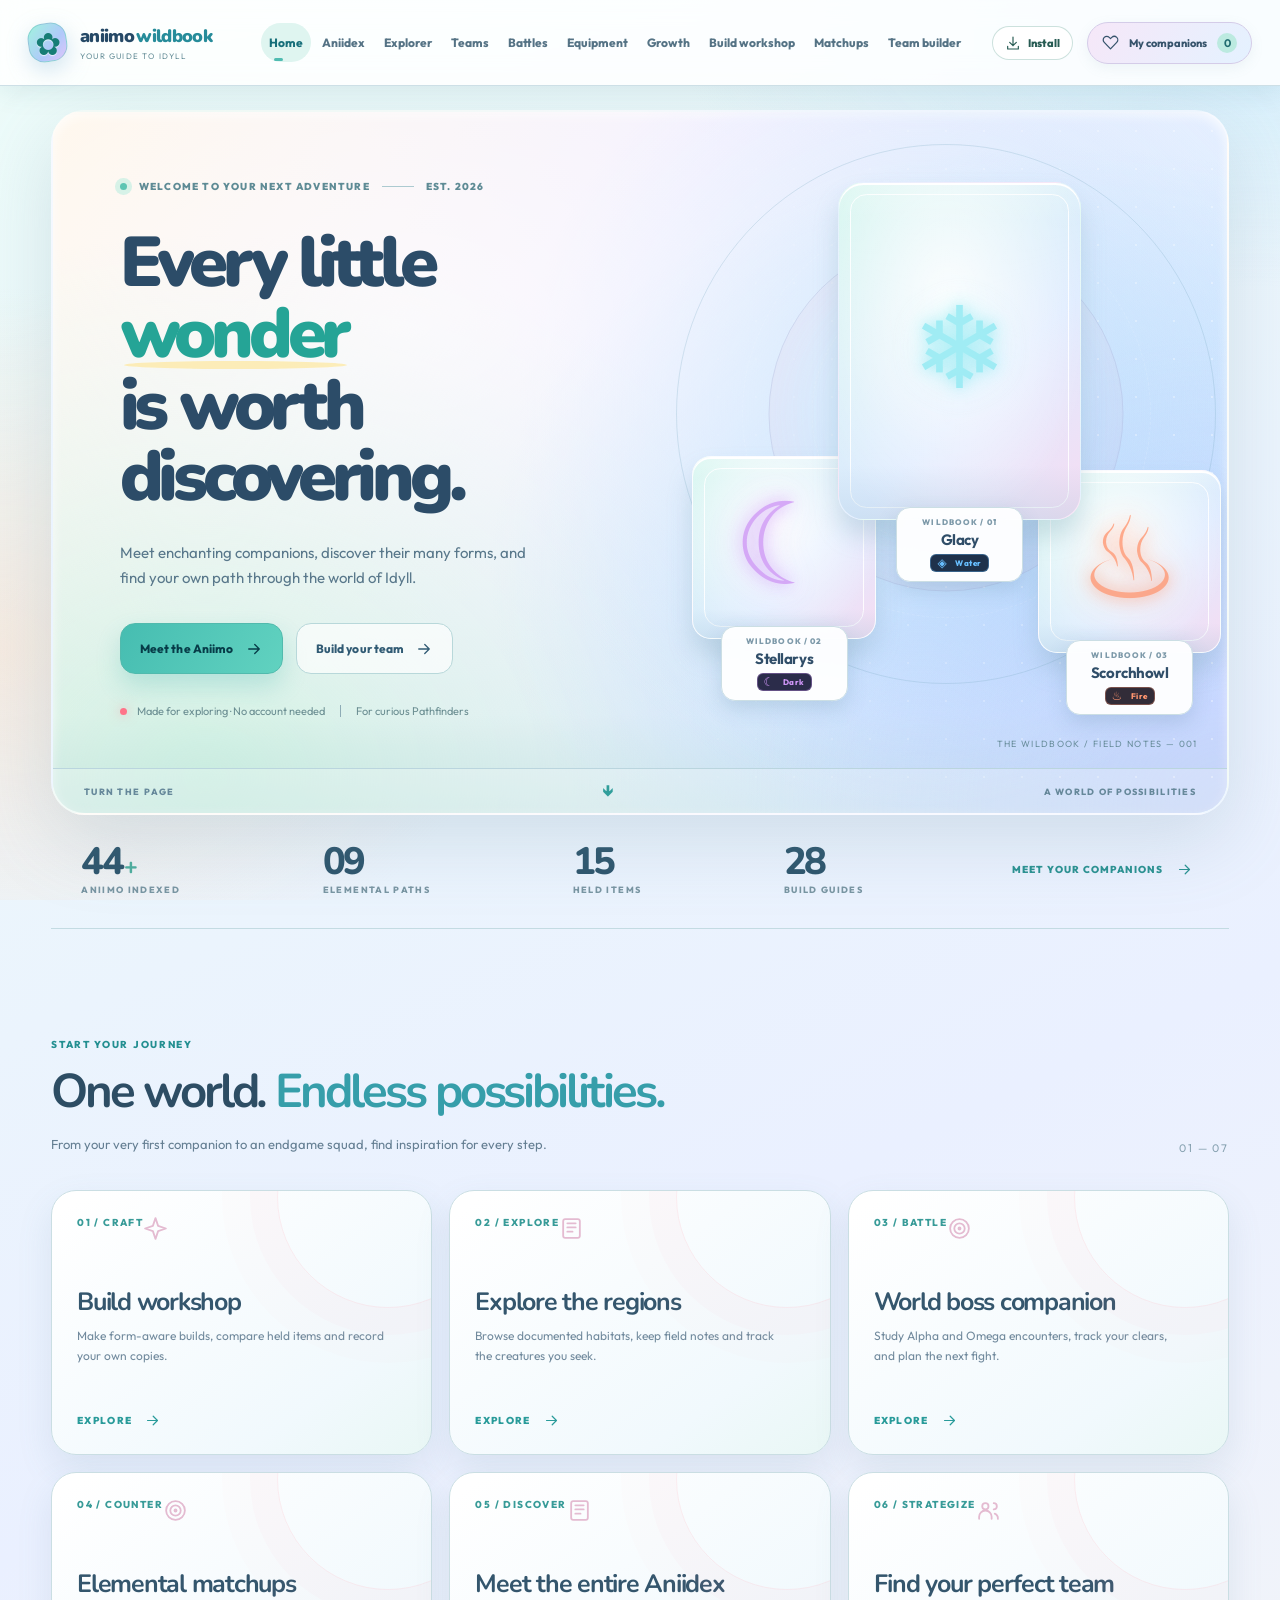
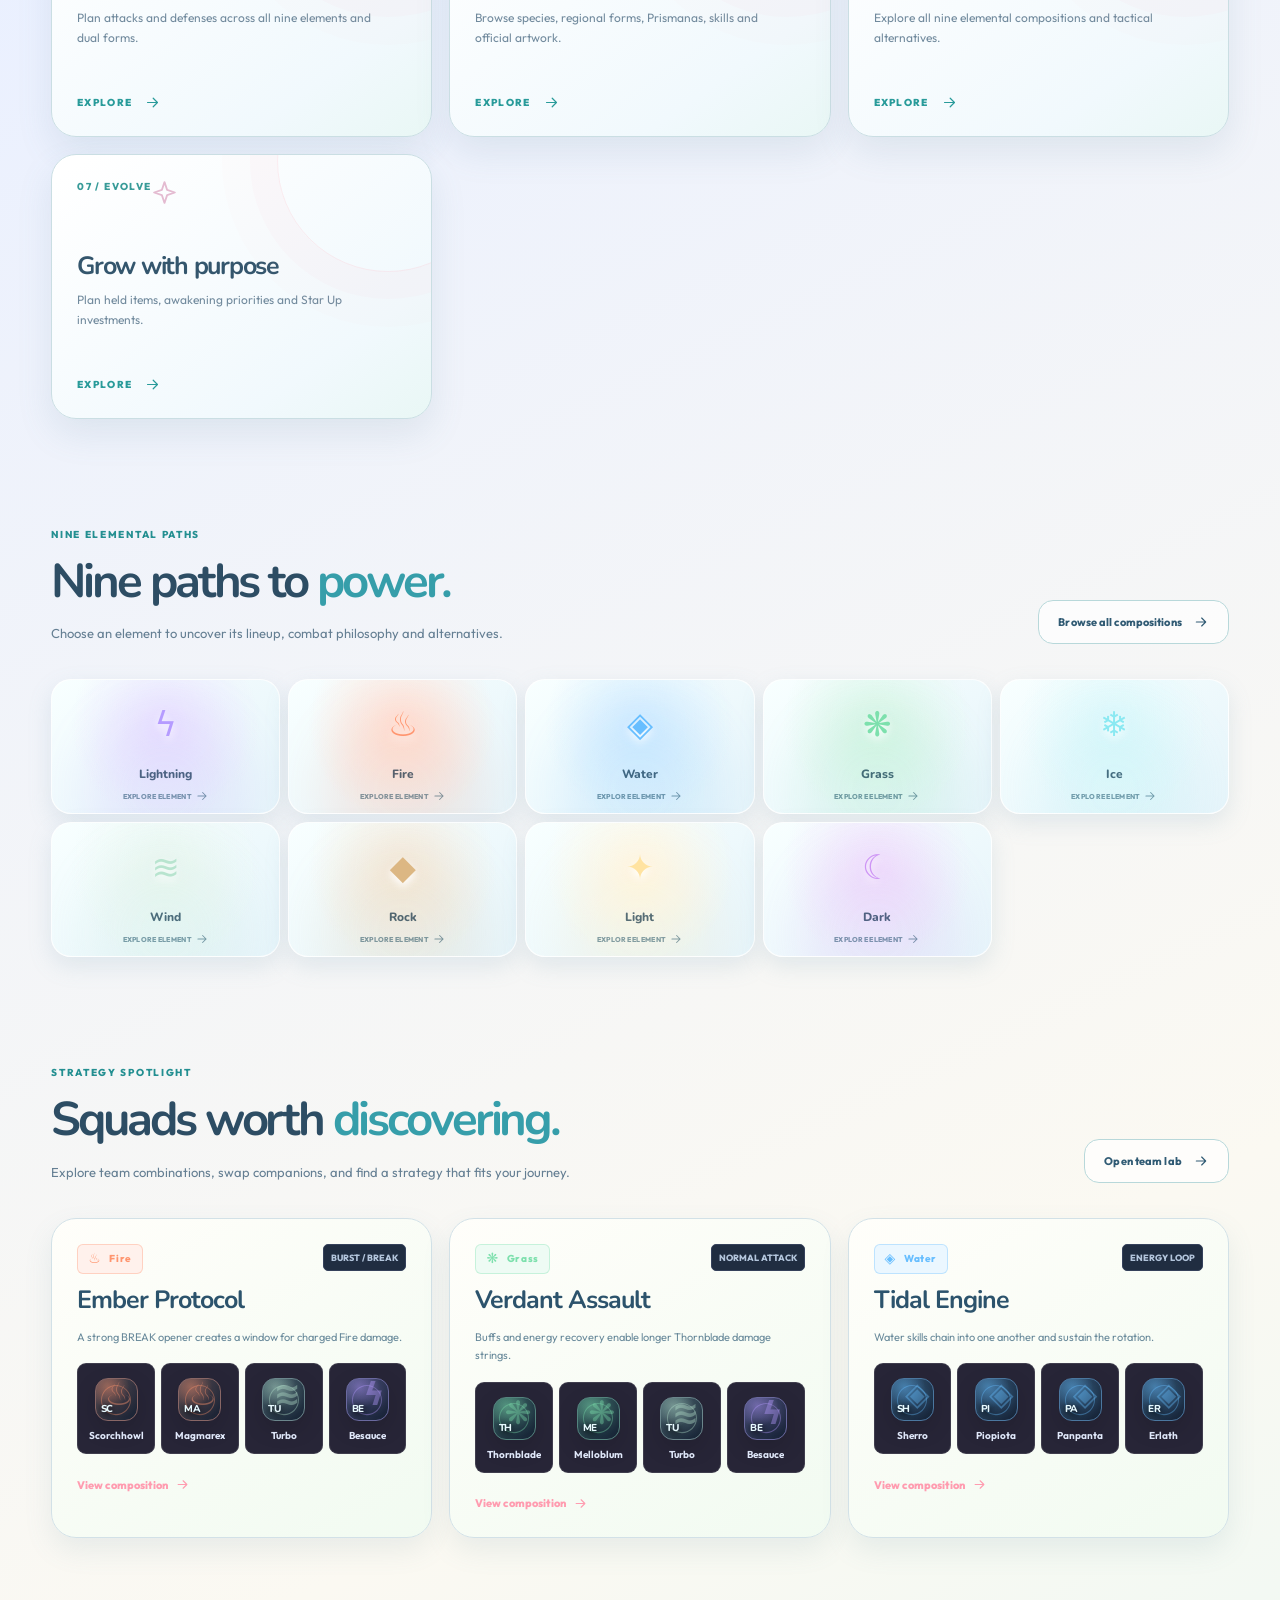
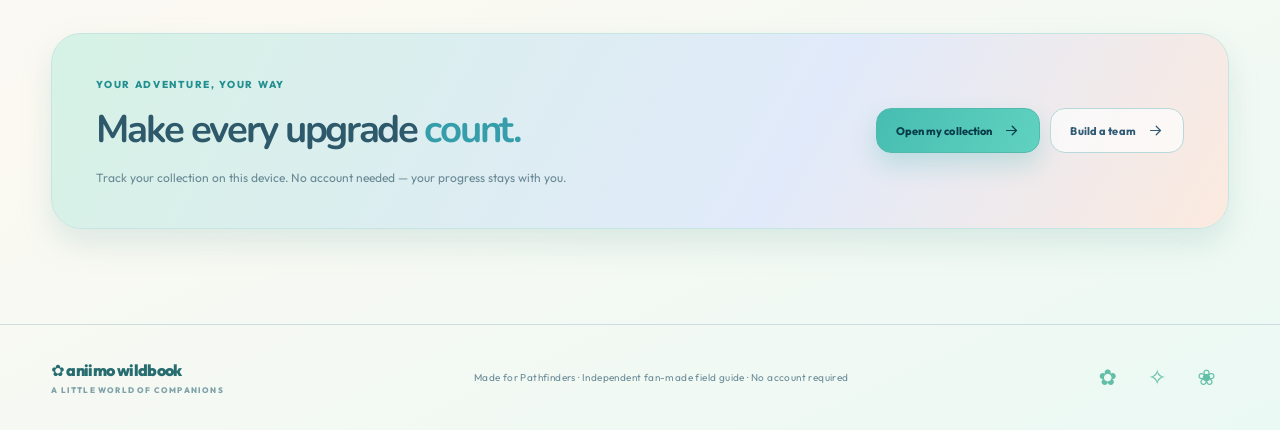
<file: index.html>
<!doctype html>
<html lang="en"><head><meta charset="utf-8"><meta name="viewport" content="width=device-width, initial-scale=1,viewport-fit=cover"><meta name="theme-color" content="#e8f7f4"><meta name="color-scheme" content="light"><meta name="description" content="Aniimo Wildbook: explore Idyll’s habitats, discover Aniimo forms, plan teams, record boss fights and keep a personal field journal. No account required."><title>Aniimo Wildbook — Your Guide to Idyll</title><link rel="icon" type="image/svg+xml" href="./assets/mark.svg"><link rel="apple-touch-icon" href="./assets/icon-192.png"><link rel="manifest" href="./manifest.webmanifest"><link rel="stylesheet" href="./assets/style.min.css"></head>
<body><div id="app"></div><script type="module" src="./assets/app.js"></script></body></html>
</file>
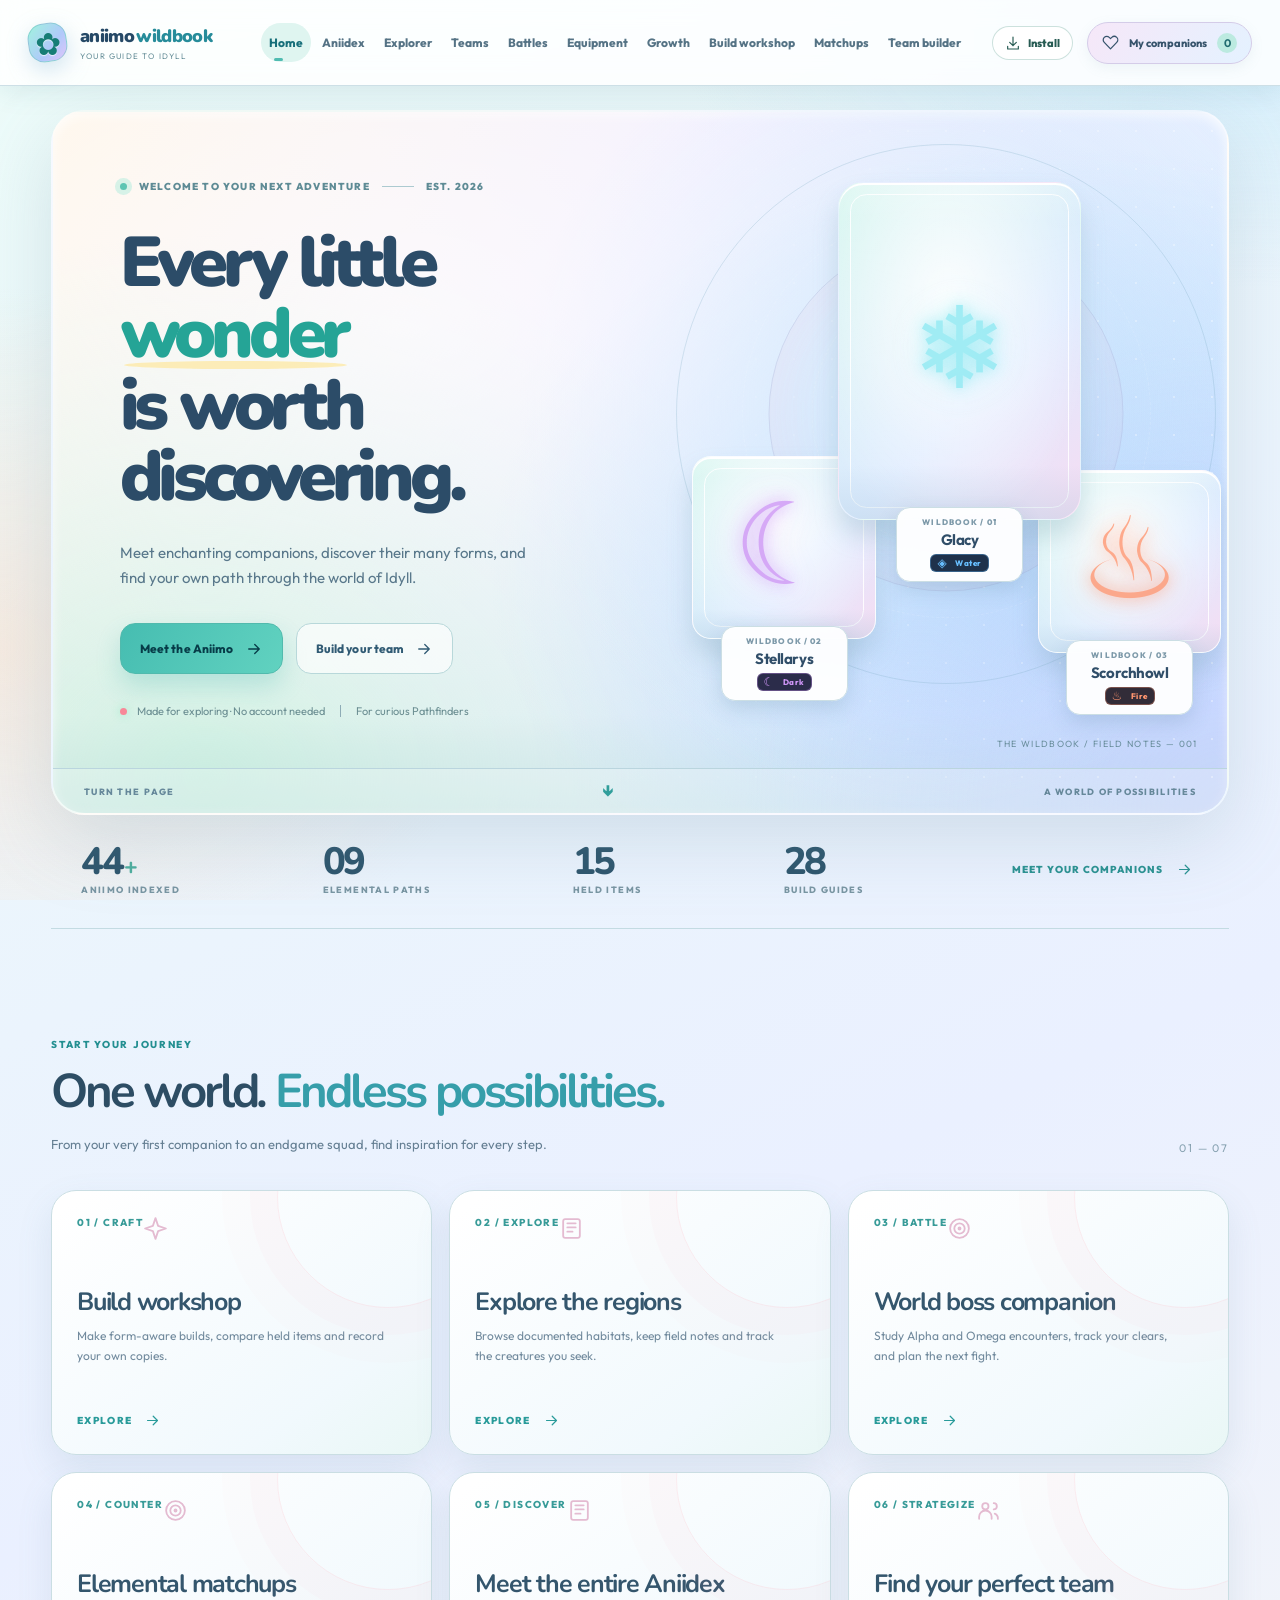
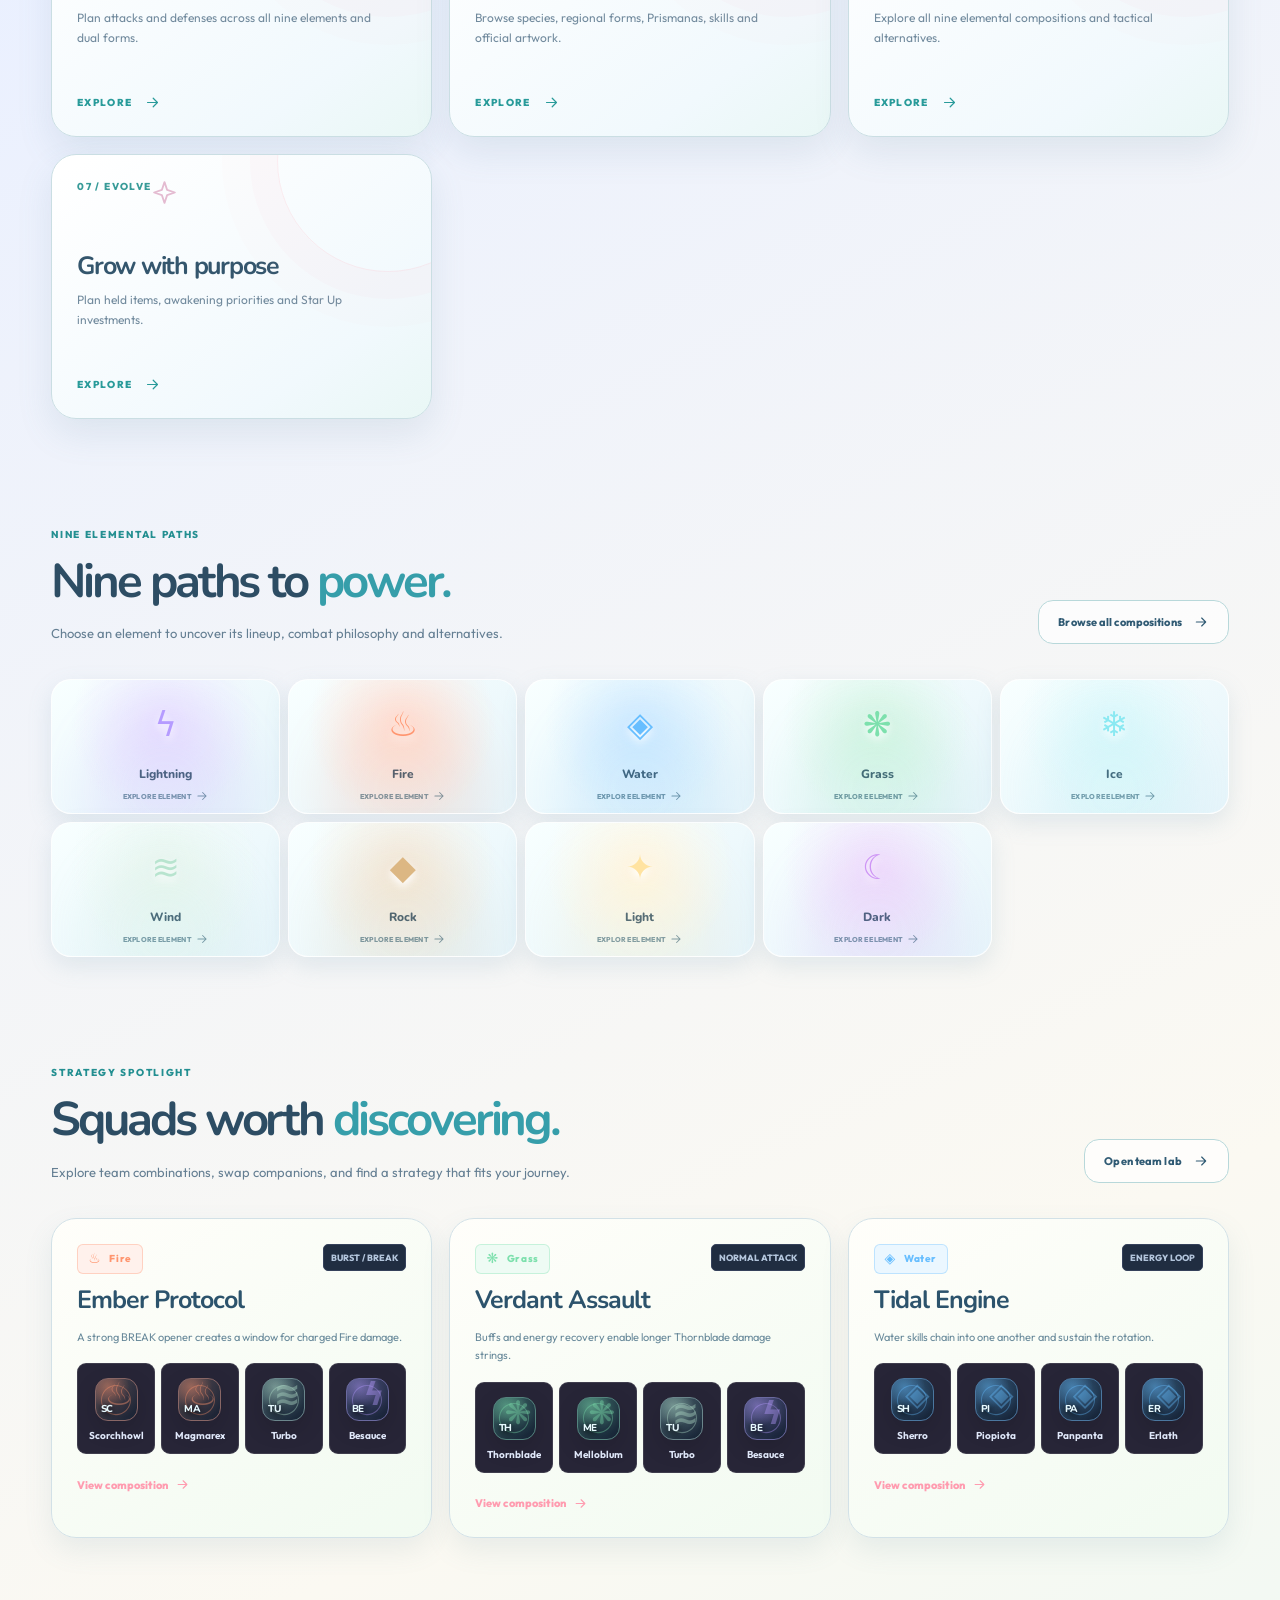
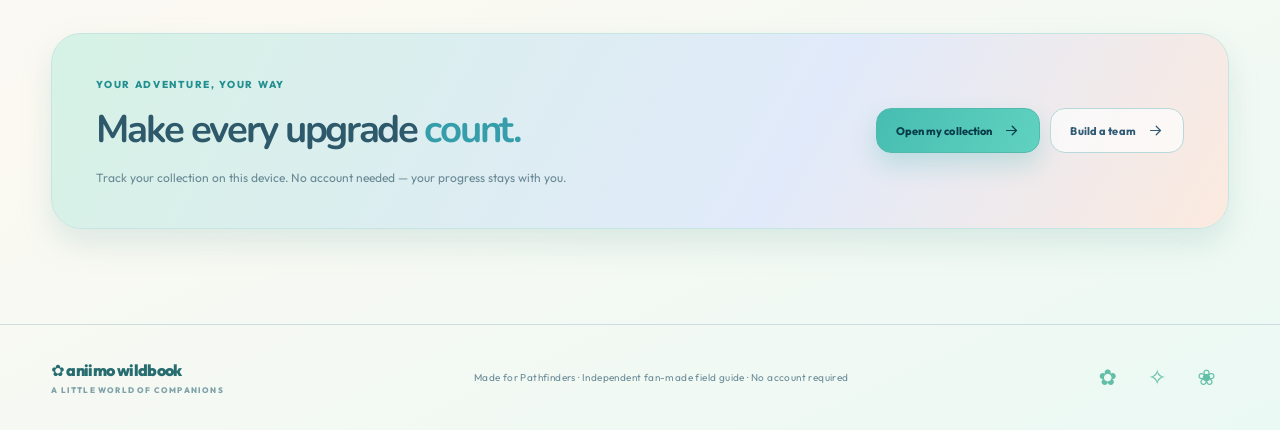
<file: ANIIMO-CENTER-standalone.html>
<!doctype html><html lang="en"><meta charset="utf-8"><meta http-equiv="refresh" content="0; url=ANIIMO-WILDBOOK.html"><title>Aniimo Wildbook</title><p><a href="ANIIMO-WILDBOOK.html">Open Aniimo Wildbook</a></p></html>
</file>
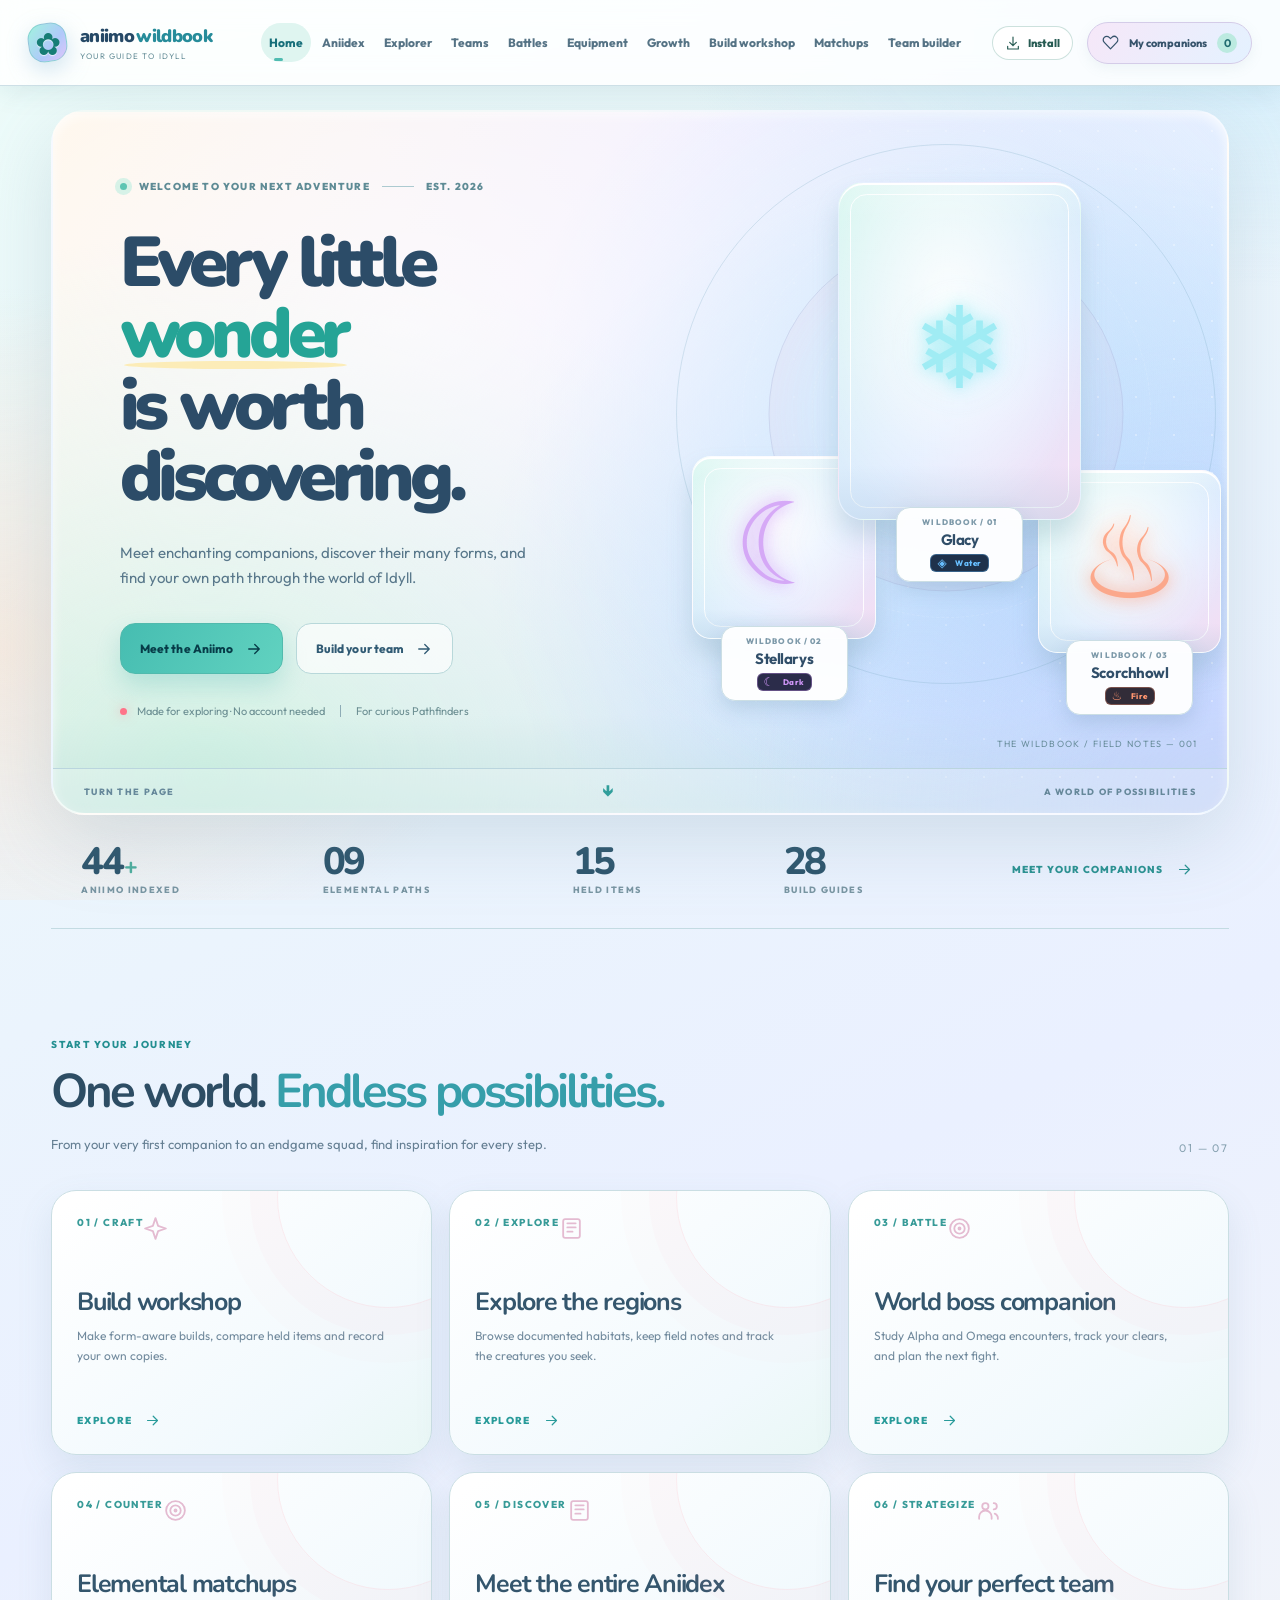
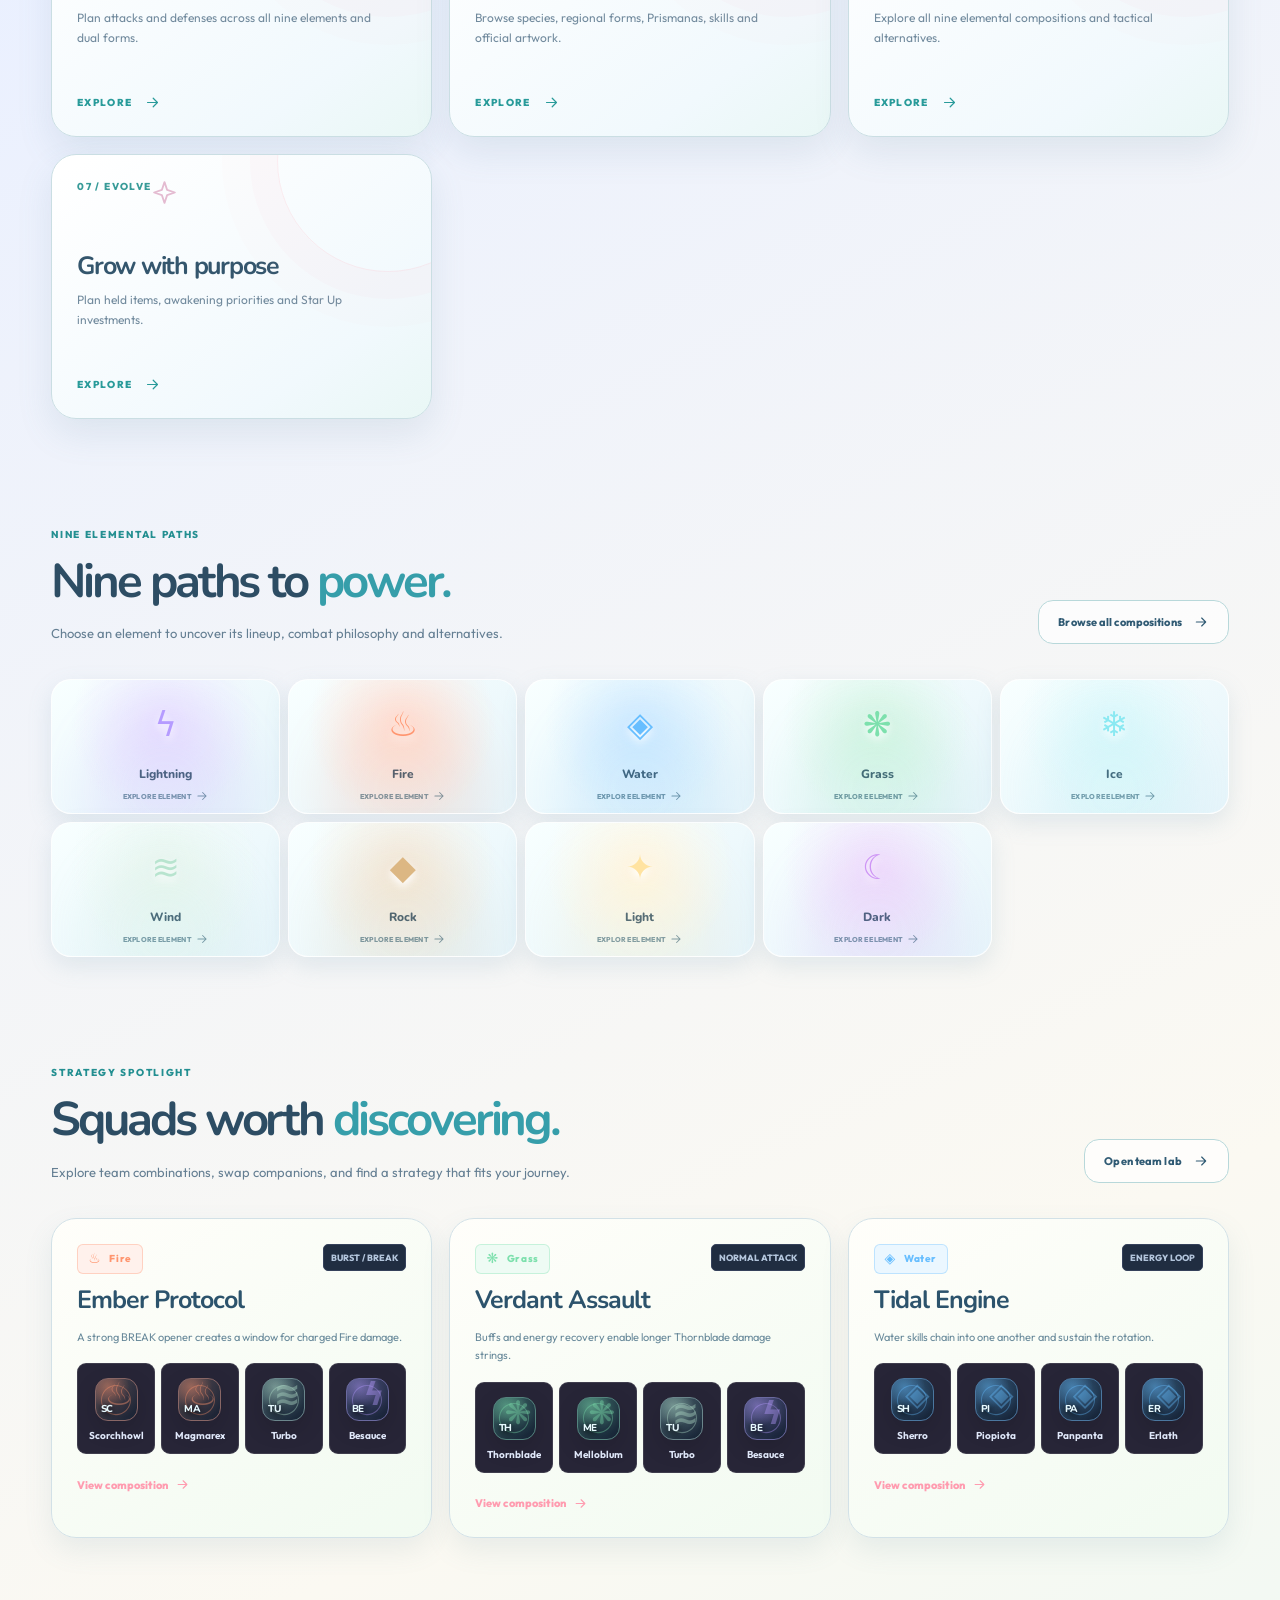
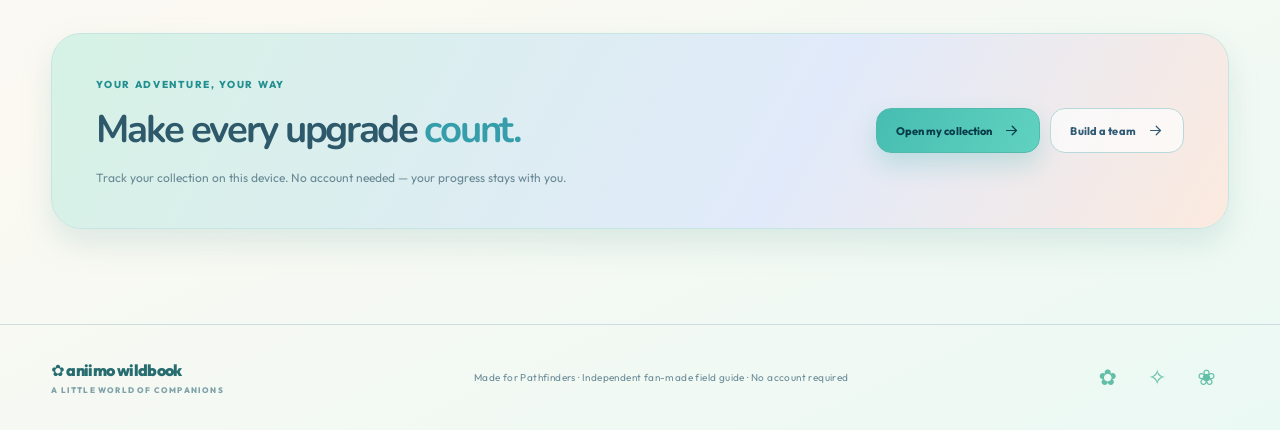
<file: ANIIMO-WILDBOOK.html>
<!doctype html><html lang="en"><head><meta charset="utf-8"><meta name="viewport" content="width=device-width,initial-scale=1,viewport-fit=cover"><meta name="theme-color" content="#eff8fa"><title>Aniimo Wildbook — Portable Edition</title><style>@import url('https://fonts.googleapis.com/css2?family=Nunito:wght@400;500;600;700;800;900&family=Outfit:wght@400;500;600;700;800&display=swap');
:root{color-scheme:dark;--bg:#080d17;--bg2:#0c1423;--panel:#101a2a;--panel2:#131f31;--edge:#253348;--text:#eef4ff;--muted:#8b9ab1;--cyan:#7ddfee;--violet:#a28af7;--shadow:0 20px 80px rgba(0,0,0,.23);--font: 'DM Sans',system-ui,-apple-system,Segoe UI,sans-serif;--display:'Space Grotesk',system-ui,sans-serif}*{box-sizing:border-box}html{scroll-behavior:smooth}body{margin:0;background:var(--bg);color:var(--text);font-family:var(--font);font-size:14px;min-width:320px}button,input,textarea,select{font:inherit}button{cursor:pointer}button:disabled{cursor:not-allowed}a{color:inherit;text-decoration:none}input,select,textarea{color:var(--text)}button:focus-visible,a:focus-visible,input:focus-visible,select:focus-visible,textarea:focus-visible{outline:2px solid var(--cyan);outline-offset:3px}::selection{background:#5e589a99;color:#fff}::-webkit-scrollbar{width:10px}::-webkit-scrollbar-track{background:#0c1321}::-webkit-scrollbar-thumb{background:#2a3a53;border:2px solid #0c1321;border-radius:9px}h1,h2,h3,h4,p{margin:0}h1,h2,h3,h4,strong{font-family:var(--display)}.muted{color:var(--muted)}.app-shell{min-height:100vh;display:grid;grid-template-columns:248px minmax(0,1fr)}.sidebar{background:#0b111d;border-right:1px solid #263044;position:sticky;top:0;height:100vh;display:flex;flex-direction:column;z-index:22}.brand{display:flex;gap:12px;align-items:center;padding:30px 24px 49px}.brand-mark{width:43px;height:43px;display:grid;place-items:center;border:1px solid #79dfea74;background:linear-gradient(135deg,#243756,#121e30);border-radius:13px;box-shadow:0 0 20px #61eaff20}.brand-bolt{font-family:var(--display);font-size:31px;font-weight:700;color:#9cf2fd;text-shadow:0 0 16px #65e8ff}.brand strong,.mobile-brand strong{font-size:16px;letter-spacing:.04em}.brand strong span,.mobile-brand strong span{color:#91e4f7}.brand small{display:block;font-size:8px;letter-spacing:.19em;color:#7f8da6;margin-top:6px}.side-label,.section-kicker,.eyebrow,.filter-label,.detail-aside-title,.card-head>span,.section-kicker,.hero-tag,.source-cat,.slot-top,.planner-top,.edit-caption{letter-spacing:.14em;font-weight:800;font-size:10px}.side-label{color:#53657f;padding:0 30px;margin-bottom:15px}.side-nav{display:grid;gap:5px;padding:0 13px}.nav-link{display:flex;align-items:center;gap:13px;width:100%;border:1px solid transparent;padding:14px 17px;color:#91a0b6;background:transparent;border-radius:10px;text-align:left;transition:background .2s,color .2s}.nav-link:hover{background:#152237;color:#edf5ff}.nav-link.active{background:linear-gradient(90deg,#183c50ba,#18253b);border-color:#234b6073;color:#a9f0ff}.nav-link span:nth-child(2){font-weight:700;font-size:12px}.nav-link svg{flex-shrink:0}.nav-active-dot{width:5px;height:5px;border-radius:100%;margin-left:auto;background:#7feced;box-shadow:0 0 13px #7feced}.sidebar-lower{margin-top:auto}.signal-card{margin:16px;border:1px solid #29364b;border-radius:12px;padding:17px 15px;background:linear-gradient(140deg,#121d2d,#101927)}.signal-head{color:#80decd;display:flex;align-items:center;gap:8px;font-size:9px;letter-spacing:.14em;font-weight:800}.signal-dot,.top-status i{display:inline-block;width:7px;height:7px;border-radius:50%;background:#6fe2b5;box-shadow:0 0 10px #6fe2b577;animation:breathe 2.7s infinite}.signal-card b{display:block;margin:14px 0 5px;font-size:13px}.signal-card>span{color:var(--muted);font-size:11px}.mini-track{height:4px;background:#24364a;border-radius:10px;overflow:hidden;margin:15px 0 8px}.mini-track i{height:100%;width:88%;display:block;background:linear-gradient(90deg,#4fcbe8,#9d8cf5);border-radius:10px}.signal-card small{color:#76859a;font-size:9px}.sidebar-footer{display:flex;justify-content:space-between;font-size:9px;letter-spacing:.06em;padding:20px 24px;color:#54647a;border-top:1px solid #1d2a3c}.main-area{min-width:0;display:flex;flex-direction:column;min-height:100vh;background:radial-gradient(ellipse at 83% 2%,#17263b7a,transparent 40%),#0a101c}.topbar{height:79px;padding:0 clamp(25px,3.8vw,65px);border-bottom:1px solid #253247;display:flex;align-items:center;justify-content:space-between;gap:18px;background:#0a111d99}.crumb{font-size:10px;letter-spacing:.18em;color:#9eaac0;font-weight:800}.crumb span{color:#445772;margin:0 11px}.top-actions{display:flex;align-items:center;gap:16px}.top-status{font-size:10px;letter-spacing:.05em;color:#a7b6cd;display:flex;align-items:center;gap:9px}.pill-btn{background:#121f30;border:1px solid #293c50;border-radius:20px;padding:9px 13px;display:flex;align-items:center;gap:9px;font-size:11px;color:#d8e5f6}.top-avatar{width:33px;height:33px;border:1px solid #756c9f;background:linear-gradient(130deg,#3c365a,#201e3f);border-radius:50%;display:grid;place-items:center;font-weight:800;color:#e0d6ff;font-size:11px}.mobile-brand{display:none}.page-footer{display:flex;justify-content:space-between;color:#52647a;font-size:10px;letter-spacing:.04em;padding:23px clamp(25px,3.8vw,65px);border-top:1px solid #1e2b3b;gap:15px}main{padding:42px clamp(25px,3.8vw,65px) 62px;max-width:1650px;width:100%;margin:0 auto;flex:1;outline:none}.page-heading{display:flex;align-items:end;justify-content:space-between;gap:25px;margin-bottom:31px}.eyebrow,.section-kicker{color:#83cadb}.microline{width:19px;height:2px;background:#80d8e9;display:inline-block;vertical-align:middle;margin-right:11px}.page-heading h1{font-size:clamp(30px,3.25vw,49px);font-weight:700;letter-spacing:-.06em;line-height:1.13;margin:12px 0}.page-heading h1 em{font-style:normal;color:#91dcee}.page-heading p{line-height:1.6;color:#91a2b9;max-width:690px}.heading-actions{display:flex;gap:9px;align-items:center;flex-wrap:wrap;justify-content:flex-end}.btn{display:inline-flex;align-items:center;justify-content:center;gap:11px;font-weight:800;font-size:11px;letter-spacing:.01em;padding:13px 19px;border-radius:9px;min-height:43px;border:1px solid transparent;white-space:nowrap;transition:transform .2s,background .2s,border-color .2s,box-shadow .2s}.btn:hover{transform:translateY(-2px)}.btn.primary{background:linear-gradient(105deg,#a5f2f8,#8bb5e8);color:#0b1c2a;box-shadow:0 7px 24px #5eceef1a}.btn.primary:hover{box-shadow:0 8px 30px #6ed9e43b}.btn.secondary,.btn.subtle{background:#172437;border-color:#2d3d54;color:#e4f0ff}.btn.subtle{background:transparent}.btn.ghost{border-color:#8199ba55;color:#e7f4ff;background:#17223c54}.btn.ghost-link{border-color:#2b3b50;color:#d8e7f4;background:transparent}.btn.danger{background:#3b1e2b;border:1px solid #69344b;color:#f4b6c3}.btn.light{background:#dff8ff;color:#12273d}.btn svg{flex-shrink:0}.hero-grid{display:grid;grid-template-columns:minmax(0,1fr);gap:16px}.hero-panel{position:relative;min-height:344px;overflow:hidden;border-radius:17px;border:1px solid #344763;background:radial-gradient(ellipse 52% 120% at 83% 51%,#2e54849c,transparent),linear-gradient(113deg,#182a45,#141c34 68%,#1a2a4c)}.hero-panel:after{content:'';position:absolute;inset:0;background:linear-gradient(90deg,#0d192a11 0%,transparent 52%,#68c3f00c 100%);pointer-events:none}.hero-noise{position:absolute;inset:0;opacity:.15;background-image:url("data:image/svg+xml,%3Csvg viewBox='0 0 120 120' xmlns='http://www.w3.org/2000/svg'%3E%3Cpath d='M0 20h120M0 80h120M35 0v120M90 0v120' stroke='%239ac2f2' stroke-width='.4' opacity='.4'/%3E%3C/svg%3E");background-size:40px 40px}.hero-content{max-width:600px;z-index:2;position:relative;padding:46px 44px}.hero-tag{display:inline-flex;align-items:center;gap:9px;color:#98eaff}.sparkdot{height:6px;width:6px;border-radius:100%;background:#91f1ff;box-shadow:0 0 12px #a0efff}.hero-content h2{font-family:var(--display);font-size:clamp(44px,5vw,70px);line-height:1;letter-spacing:-.07em;margin:18px 0 13px;font-weight:700;text-shadow:0 6px 30px #06091430}.title-flare{color:#a2edfc;font-size:.45em;vertical-align:middle;margin-left:14px;text-shadow:0 0 16px #8bdcf0}.hero-content p{font-size:13px;color:#b9c8df;max-width:470px;line-height:1.75}.hero-chips{display:flex;align-items:center;flex-wrap:wrap;gap:8px;margin:23px 0 27px}.element{--element:#98dcfc;display:inline-flex;gap:8px;align-items:center;border-radius:6px;border:1px solid color-mix(in srgb,var(--element) 35%,transparent);background:color-mix(in srgb,var(--element) 13%,#131c30);color:var(--element);font-weight:800;font-size:10px;letter-spacing:.06em;padding:7px 10px}.element>span{font-family:var(--display);font-size:14px;line-height:1}.element.tiny{font-size:9px;padding:5px 7px}.element.tiny>span{font-size:12px}.glass-chip{font-size:9px;font-weight:800;border:1px solid #ffffff21;background:#ffffff0b;padding:8px 10px;border-radius:6px;color:#c8d5ee;letter-spacing:.07em}.hero-buttons{display:flex;gap:9px;flex-wrap:wrap}.hero-art{position:absolute;right:4%;top:-34px;height:430px;width:min(43%,420px);display:grid;place-items:center;pointer-events:none;opacity:.98}.power-glow{position:absolute;width:240px;height:240px;border-radius:50%;background:#6cbfff48;filter:blur(55px)}.orbital{position:absolute;border-radius:50%;border:1px solid #9ecbff35;transform:rotate(-23deg)}.orbital-a{height:335px;width:335px;box-shadow:0 0 70px #5cdfff13 inset}.orbital-b{height:280px;width:400px;border-color:#7ed9ff56}.orbital-c{height:390px;width:180px;border-style:dashed;border-color:#b39cff77;transform:rotate(26deg)}.lightning-emblem{height:325px;width:270px;position:relative;z-index:2;filter:drop-shadow(0 0 18px #72d6ffa8);animation:float 8s ease-in-out infinite}.orbit-text{position:absolute;font-size:9px;letter-spacing:.2em;color:#b9d3eaa6;font-weight:700}.orbit-top{top:50px;right:5px}.orbit-bottom{bottom:48px;left:-7px}.hero-corner{position:absolute;bottom:13px;right:19px;font-size:9px;color:#829ebc;letter-spacing:.15em}.hero-stats{display:grid;grid-template-columns:repeat(4,1fr);gap:1px;overflow:hidden;border-radius:12px;background:#29364a;border:1px solid #29364a}.metric{padding:22px 24px;background:#121e30}.metric-label{font-size:9px;letter-spacing:.12em;color:#8295ac;font-weight:800}.metric-value{font-family:var(--display);font-size:27px;letter-spacing:-.05em;font-weight:700;margin:7px 0}.metric-value small{font-size:16px;color:#7184a0}.metric-sub{font-size:10px;color:#6e829e}.overview-columns{display:grid;grid-template-columns:1.07fr .93fr;gap:28px;margin-top:43px}.section-block{min-width:0}.section-heading{display:flex;align-items:end;justify-content:space-between;gap:13px;margin-bottom:19px}.section-heading h2{font-size:22px;letter-spacing:-.03em;margin-top:7px}.section-heading.second{margin-top:31px}.element-grid{display:grid;grid-template-columns:repeat(3,minmax(0,1fr));gap:10px}.element-tile{position:relative;text-align:left;min-width:0;min-height:94px;border:1px solid #2b394e;background:linear-gradient(110deg,#121f30,#101c2c);border-radius:11px;padding:14px 15px;overflow:hidden;transition:transform .2s,border-color .2s,background .2s}.element-tile:hover{transform:translateY(-2px);border-color:var(--tile);background:color-mix(in srgb,var(--tile) 9%,#101c2c)}.tile-icon{color:var(--tile);font-size:29px;line-height:1;font-family:var(--display);display:block;margin-bottom:10px}.element-tile strong{display:block;font-size:12px}.element-tile small{display:block;font-size:9px;color:#6f8299;margin-top:5px;white-space:nowrap;text-overflow:ellipsis;overflow:hidden}.element-tile svg{position:absolute;top:17px;right:11px;color:#526780}.team-preview{background:linear-gradient(120deg,color-mix(in srgb,var(--team-tone) 9%,#182337),#121d30);border:1px solid color-mix(in srgb,var(--team-tone) 22%,#29364b);border-radius:12px;padding:22px}.team-preview-head{display:flex;justify-content:space-between;gap:10px;align-items:start}.team-preview h3{font-size:21px;margin-top:11px}.badge.thin{background:#202d41;border:1px solid #35415b;color:#b3c5dc;border-radius:5px;font-size:9px;padding:7px;font-weight:800}.team-preview>p{color:#95a9c1;font-size:12px;margin:10px 0 20px;line-height:1.6}.preview-units{display:grid;grid-template-columns:repeat(4,minmax(0,1fr));gap:9px}.preview-unit{background:#101a2b;border:1px solid #30405b;border-radius:9px;padding:14px 5px 11px;display:flex;align-items:center;flex-direction:column;gap:8px;min-width:0;color:#e5edff;transition:transform .2s}.preview-unit:hover{transform:translateY(-3px);border-color:#689fb5}.preview-unit>span:last-child{font-size:10px;font-weight:700;max-width:100%;white-space:nowrap;overflow:hidden;text-overflow:ellipsis}.text-action,.mini-link,.inline-link{display:inline-flex;align-items:center;gap:7px;color:#8bdff0;font-size:11px;font-weight:800;background:none;border:0;padding:0;cursor:pointer}.text-action:hover,.mini-link:hover,.inline-link:hover{color:#c1f8ff}.team-preview>.text-action{margin-top:23px}.checklist{border:1px solid #2b394d;background:#111d2e;border-radius:12px;padding:8px 20px}.check-item{display:flex;gap:14px;align-items:center;padding:18px 0;border-bottom:1px solid #253448}.check-item:last-child{border-bottom:0}.check-sign{flex-shrink:0;width:35px;height:35px;border-radius:8px;background:#17253a;border:1px solid #304059;color:#91a7bd;display:grid;place-items:center}.check-item.done .check-sign{color:#74e5bb;background:#14382f;border-color:#1f665a}.check-item.active .check-sign{color:#a4f2ff;background:#1a3b49;border-color:#3b91aa}.check-item>div{min-width:0;flex:1}.check-item b{font-size:12px}.check-item p{color:#8e9fb6;font-size:11px;line-height:1.5;margin-top:5px}.check-state{font-size:9px;font-weight:800;letter-spacing:.08em;color:#6c809d}.check-item.done .check-state{color:#77cbb3}.check-item.active .check-state{color:#8cdeed}.field-note{display:flex;align-items:start;gap:13px;border:1px solid #2e4960;background:#12273a;border-radius:10px;padding:17px 18px;color:#8ccedf;margin-top:16px}.field-note svg{flex-shrink:0}.field-note p{line-height:1.6;color:#a6bed0;font-size:11px}.field-note strong{color:#b6e9f3}.avatar{--unit-color:#a3edfc;display:grid;place-items:center;position:relative;isolation:isolate;flex-shrink:0;background:radial-gradient(circle at 30% 20%,color-mix(in srgb,var(--unit-color) 44%,transparent),transparent 48%),linear-gradient(130deg,color-mix(in srgb,var(--unit-color) 26%,#1b2e43),#121d30);border:1px solid color-mix(in srgb,var(--unit-color) 40%,#38475f);border-radius:20%;overflow:hidden;box-shadow:inset 0 0 30px #ffffff08,0 8px 22px #00000022}.avatar.sm{width:43px;height:43px;border-radius:13px}.avatar.md{width:72px;height:72px;border-radius:18px}.avatar.lg{width:95px;height:95px;border-radius:19px}.avatar.xl{width:112px;height:112px;border-radius:24px}.avatar-halo{position:absolute;inset:13%;border:1px solid color-mix(in srgb,var(--unit-color) 38%,transparent);border-radius:50%;transform:rotate(-23deg);z-index:-1}.avatar-rune{font-family:var(--display);font-size:55px;font-weight:800;color:var(--unit-color);line-height:1;opacity:.45;text-shadow:0 0 15px var(--unit-color);position:absolute;top:0;right:8%}.avatar-initial{position:absolute;z-index:1;bottom:7px;left:8px;font-size:15px;color:#e8faff;letter-spacing:-.05em;font-family:var(--display);font-weight:800;text-shadow:0 2px 7px #000}.avatar.sm .avatar-rune{font-size:32px}.avatar.sm .avatar-initial{font-size:10px;bottom:4px;left:5px}.avatar.lg .avatar-rune{font-size:78px}.avatar.lg .avatar-initial{font-size:20px;bottom:10px}.avatar.xl .avatar-rune{font-size:95px}.avatar.xl .avatar-initial{font-size:24px}.filter-head,.library-toolbar{background:#111c2c;border:1px solid #2a394d;padding:19px 22px;border-radius:12px;margin-bottom:18px}.filter-label{color:#8ba1b8;display:flex;justify-content:space-between;margin-bottom:17px}.filter-label span{color:#526d84}.elements-strip{display:flex;flex-wrap:wrap;gap:8px}.element-switch{border:1px solid #314155;background:#162338;color:#aabbd0;border-radius:8px;display:inline-flex;gap:8px;align-items:center;padding:10px 12px;font-size:11px;font-weight:800}.element-switch span{color:var(--tile);font-size:18px}.element-switch:hover,.element-switch.chosen{background:color-mix(in srgb,var(--tile) 13%,#152039);border-color:color-mix(in srgb,var(--tile) 45%,#35405a);color:var(--tile)}.team-detail{position:relative;background:linear-gradient(115deg,color-mix(in srgb,var(--team-tone) 7%,#142137),#0e1929);border:1px solid #33445d;border-radius:13px;overflow:hidden;display:grid;grid-template-columns:minmax(0,1fr) 260px}.detail-background{position:absolute;inset:0;pointer-events:none;background:radial-gradient(ellipse at 65% 60%,color-mix(in srgb,var(--team-tone) 12%,transparent),transparent 70%)}.detail-main{padding:34px;position:relative;min-width:0}.detail-overline{display:flex;align-items:center;gap:15px}.detail-overline>span:last-child{font-size:10px;color:#9baec5;letter-spacing:.1em;font-weight:700}.detail-main h2{font-size:clamp(27px,3vw,41px);letter-spacing:-.05em;margin:16px 0 8px}.team-summary{color:#9dacc4;line-height:1.6;max-width:670px}.team-measures{display:flex;flex-wrap:wrap;gap:16px;color:#7188a3;font-size:10px;font-weight:700;letter-spacing:.08em;margin:22px 0 27px}.team-measures span{display:flex;align-items:center;gap:7px}.team-row{display:grid;grid-template-columns:repeat(4,minmax(0,1fr));gap:11px}.unit-card{display:flex;flex-direction:column;align-items:center;text-align:center;gap:8px;min-width:0;background:#101b2c;border:1px solid #3a495c;border-radius:11px;padding:18px 9px 14px;color:#ecf5ff;transition:transform .2s,border-color .2s}.unit-card:hover{transform:translateY(-3px);border-color:var(--team-tone,#91dcef)}.unit-visual{position:relative}.unit-owned{position:absolute;right:-6px;top:-6px;width:20px;height:20px;display:grid;place-items:center;border-radius:50%;background:#26374b;color:#8ca4be;border:1px solid #40516b}.unit-owned.yes{background:#165a52;border-color:#4cbb9c;color:#a5ffde}.unit-name{font-size:12px;font-weight:800;font-family:var(--display);max-width:100%;overflow-wrap:anywhere}.unit-role{font-size:10px;color:#8ea5be;min-height:12px}.team-detail-actions{margin-top:23px;display:flex;flex-wrap:wrap;gap:9px}.detail-why{position:relative;border-left:1px solid #314258;background:#101b2bc2;padding:33px 22px}.detail-aside-title{color:#88dcf1;margin-bottom:21px}.plus-row{display:flex;align-items:center;gap:11px;font-size:12px;color:#c7d6ea;margin:18px 0}.small-plus{color:#79cfe5;font-family:var(--display);font-size:12px;font-weight:800}.tactical-callout{border:1px solid #344e63;background:#15283c;padding:17px 14px;border-radius:9px;margin-top:29px}.tactical-callout>span{color:#84c9d8;letter-spacing:.13em;font-size:9px;font-weight:800}.tactical-callout p{font-size:11px;line-height:1.65;color:#a7b9cd;margin-top:9px}.owned-bar{margin-top:26px}.owned-bar>div:first-child{display:flex;justify-content:space-between;font-size:9px;letter-spacing:.08em;color:#8297ad}.owned-bar strong{color:#a3ebef}.progress{height:6px;background:#26394c;border-radius:9px;overflow:hidden;margin:12px 0 8px}.progress i{display:block;height:100%;background:#7fe1e1;border-radius:9px}.owned-bar small{font-size:10px;color:#788da9}.secondary-grid{display:grid;grid-template-columns:1fr 1fr;gap:18px;margin-top:21px}.content-card{background:#111d2e;border:1px solid #2b3b50;border-radius:12px;padding:25px;min-width:0}.card-head h3,.content-card h3{font-size:21px;margin-top:8px;letter-spacing:-.035em}.rotation-list{margin-top:19px}.rotation-step{display:flex;align-items:center;gap:15px;border-bottom:1px solid #263548;padding:13px 0}.rotation-step:last-child{border-bottom:0}.rotation-step>span{color:#7bd1e6;font-size:18px;font-weight:800;font-family:var(--display)}.rotation-step>p{font-size:12px;color:#b8cadf;line-height:1.5}.hint-block{display:flex;gap:11px;align-items:start;background:#15273a;border:1px solid #254760;border-radius:9px;color:#8dd8ea;font-size:11px;line-height:1.65;padding:15px;margin-top:20px}.hint-block svg{flex-shrink:0}.alternatives{display:grid;gap:11px;margin-top:17px}.alternative{padding:15px;border-radius:9px;border:1px solid #2a3c50;background:#152134}.alt-compare{display:flex;align-items:center;gap:11px;font-size:11px;color:#a7b9ce}.alt-compare>span:not(.avatar){flex-shrink:0}.alt-compare>strong{color:#eff7ff;font-size:12px}.alt-compare>svg{color:#87d6e7;flex-shrink:0}.alternative p{font-size:11px;color:#8197af;margin:12px 0;line-height:1.5}.subnote{font-size:10px;line-height:1.5;color:#6e829e;margin-top:15px}.library-toolbar{display:flex;align-items:end;gap:13px;flex-wrap:wrap}.search-wrap{display:flex;align-items:center;gap:12px;background:#0d1726;border:1px solid #30435a;border-radius:8px;padding:0 15px;flex:1;min-width:240px;height:46px;color:#829db1}.search-wrap input{border:0;outline:0;background:none;width:100%;font-size:13px;min-width:0}.search-wrap input::placeholder{color:#6e839a}.select-wrap{display:flex;flex-direction:column;gap:7px;color:#869bb1;font-size:9px;letter-spacing:.08em;font-weight:800}.select-wrap select,.form-field select,.form-field input,.form-field textarea,.slot-select{background:#0d1828;border:1px solid #33445c;border-radius:8px;color:#e3f2ff;padding:11px 13px;outline:none}.select-wrap select{min-width:160px;height:46px}.toggle-filter{border:1px solid #30435a;background:#162235;border-radius:8px;color:#a3b6cb;padding:0 15px;height:46px;display:flex;align-items:center;gap:8px;white-space:nowrap;font-size:11px;font-weight:800}.toggle-filter.on{color:#9aecef;border-color:#639db4;background:#173340}.library-summary{display:flex;flex-wrap:wrap;gap:22px;margin:19px 0;color:#8095ad;font-size:11px}.library-summary b{color:#bde6ef}.library-grid{display:grid;grid-template-columns:repeat(5,minmax(0,1fr));gap:13px}.library-card{border:1px solid #2d3d51;background:linear-gradient(130deg,#18253a,#111d2f);border-radius:11px;min-width:0;overflow:hidden}.library-card:hover{border-color:#5d91a9}.library-open{border:0;background:transparent;width:100%;display:flex;flex-direction:column;align-items:center;position:relative;padding:24px 10px 16px;color:inherit;min-height:185px}.lib-rune-bg{position:absolute;top:-53px;right:-18px;font-size:160px;color:#ffffff09;font-weight:800;pointer-events:none}.library-open .avatar{margin-bottom:14px}.lib-title{display:flex;flex-direction:column;gap:5px;max-width:100%}.lib-title strong{font-size:14px;white-space:nowrap;overflow:hidden;text-overflow:ellipsis}.lib-title span{font-size:10px;color:#8199b0}.lib-meta{display:flex;justify-content:space-between;gap:4px;padding:0 11px 14px;align-items:center;flex-wrap:wrap}.tag-quality{font-size:8px;color:#8ddbdb;border:1px solid #39736c;background:#17413c;padding:5px 7px;border-radius:5px;font-weight:800}.tag-quality.soft{color:#91a4c0;border-color:#374b62;background:#182b40}.lib-footer{display:flex;justify-content:space-between;gap:10px;border-top:1px solid #2a3b50;padding:11px}.icon-button{border:1px solid #37506b;background:#192c41;color:#8acde1;border-radius:7px;display:grid;place-items:center;width:32px;height:31px;flex-shrink:0}.icon-button.owned{background:#18463e;color:#a5f5cc;border-color:#3d7c6a}.library-detail-link{display:flex;align-items:center;gap:6px;border:0;background:none;color:#acc4d9;font-size:10px;font-weight:800}.empty-state{border:1px dashed #3b536a;text-align:center;padding:70px 20px;border-radius:12px;color:#729bb2;background:#111e2d}.empty-state svg{margin-bottom:16px}.empty-state h3{font-size:21px;color:#eff7ff}.empty-state p{font-size:12px;color:#8097b0;margin:10px 0 21px}.planner-head{display:flex;justify-content:space-between;align-items:end;gap:15px;margin-bottom:18px}.planner-head h2{font-size:23px;margin-top:7px}.planner-head p{font-size:11px;color:#92a6bd;line-height:1.6;margin-top:7px}.planner-layout{display:grid;grid-template-columns:minmax(0,1.58fr) minmax(310px,.84fr);gap:18px}.planner-canvas{background:linear-gradient(120deg,#14243a,#111c2d);border:1px solid #33475d;border-radius:12px;padding:23px}.planner-top{display:flex;justify-content:space-between;gap:10px;align-items:center;color:#a2bdd1}.planner-top i{font-style:normal;color:#617d96;margin-left:6px}.planner-slots{display:grid;grid-template-columns:repeat(4,minmax(0,1fr));gap:10px;margin-top:24px}.planner-slot{background:#0e1929;border:1px solid #2d3d56;border-radius:10px;text-align:center;min-width:0;padding:15px 9px}.slot-top{display:flex;justify-content:space-between;align-items:center;gap:4px;color:#6c839b;font-size:8px;white-space:nowrap}.slot-owned{font-size:8px;color:#75d7b2}.slot-avatar{height:130px;display:grid;place-items:center}.slot-empty{display:grid;place-items:center;width:70px;height:70px;border:1px dashed #435875;border-radius:18px;color:#48637c}.slot-select{width:100%;font-size:11px;padding:10px 4px}.slot-roles{display:flex;justify-content:center;align-items:center;gap:7px;margin-top:11px;flex-wrap:wrap;color:#94a8be;font-size:9px;min-height:28px}.planner-actions{display:flex;gap:9px;margin-top:23px;flex-wrap:wrap}.tactical-panel{margin-top:18px}.tactical-panel>p,.content-card>p{font-size:12px;color:#93a7bf;line-height:1.75;margin:12px 0 17px}.horizontal-members{display:grid;grid-template-columns:repeat(2,minmax(0,1fr));gap:10px;margin:18px 0}.horizontal-members>div{display:flex;gap:11px;align-items:center;background:#162338;border-radius:9px;border:1px solid #2c3e55;padding:10px}.horizontal-members>div span:last-child{display:grid;gap:4px;min-width:0}.horizontal-members strong{font-size:11px;white-space:nowrap;overflow:hidden;text-overflow:ellipsis}.horizontal-members small{font-size:10px;color:#7c91a7}.analysis-card{border-radius:12px;border:1px solid #37536c;background:radial-gradient(ellipse at top,#1b3c4b5e,transparent 80%),#111e2d;padding:24px}.analysis-head{display:flex;justify-content:space-between;align-items:center}.heuristic-badge{font-size:9px;letter-spacing:.09em;padding:5px 8px;border-radius:5px;background:#29364c;color:#9cacc4}.analysis-score{display:flex;gap:20px;align-items:center;margin-top:21px}.score-ring{--score:0;width:110px;height:110px;border-radius:50%;background:conic-gradient(#87e5e7 calc(var(--score)*1%),#29384c 0);display:grid;place-items:center;flex-shrink:0}.score-ring>div{width:92px;height:92px;background:#17283a;border-radius:50%;display:flex;align-items:baseline;justify-content:center;align-content:center;flex-wrap:wrap;padding-top:21px}.score-ring strong{font-size:38px;letter-spacing:-.08em}.score-ring span{font-size:12px;color:#7e93ae}.analysis-score h3{font-size:20px;line-height:1.15}.analysis-score p{font-size:10px;color:#8298af;margin-top:10px;line-height:1.5}.analysis-divider{height:1px;background:#2b4054;margin:24px 0 12px}.analysis-row{display:flex;justify-content:space-between;padding:9px 0;gap:12px;font-size:11px;color:#a4b8cc}.analysis-row strong{font-size:10px}.positive{color:#8be0b9}.negative{color:#e5b38e}.analysis-alert{display:flex;gap:10px;border:1px solid #5a4c45;background:#332d2b;border-radius:8px;color:#e8c4a3;font-size:11px;line-height:1.6;padding:13px;margin-top:20px}.analysis-alert svg{flex-shrink:0}.analysis-disclaimer{font-size:10px;color:#6b829b;line-height:1.6;margin-top:15px}.about-awakening{margin-top:18px}.priority-list{margin-top:17px}.priority-list>div{display:flex;justify-content:space-between;border-bottom:1px solid #29394c;padding:11px 0;font-size:10px;color:#7c92aa;gap:10px}.priority-list>div strong{color:#c4d6e6;text-align:right;font-size:11px}.tiny-advisory{display:flex;gap:9px;align-items:start;color:#9bc9d9;font-size:10px;line-height:1.6;margin-top:19px}.tiny-advisory svg{flex-shrink:0}.vault-stats,.source-summary{display:grid;grid-template-columns:repeat(4,minmax(0,1fr));gap:12px;margin-bottom:32px}.vault-stats>div,.source-summary>div{display:flex;align-items:center;gap:17px;border:1px solid #2b3b50;background:#132136;padding:19px;border-radius:10px}.vault-stats svg,.source-summary svg{color:#89d8e7;flex-shrink:0}.vault-stats small{color:#7e94ac;font-size:9px;letter-spacing:.06em;font-weight:800;display:block}.vault-stats strong{font-size:24px;display:block;margin-top:8px}.vault-stats strong em{font-size:13px;color:#647b94;font-style:normal}.vault-stats .storage-label{font-size:13px;color:#8fe5cc}.collection-grid{display:grid;grid-template-columns:repeat(2,minmax(0,1fr));gap:14px}.collection-card{display:flex;align-items:center;gap:19px;border:1px solid #33435b;background:#142238;border-radius:11px;padding:19px;min-width:0}.collection-body{flex:1;min-width:0}.collection-title{display:flex;align-items:center;justify-content:space-between;gap:8px;flex-wrap:wrap}.collection-title h3{font-size:18px}.collection-stats{display:flex;gap:16px;color:#7c91ab;font-size:9px;margin:17px 0}.collection-stats strong{font-size:12px;color:#d9e9f4;margin-left:4px}.collection-actions{display:flex;justify-content:space-between}.collection-actions .btn{font-size:10px;padding:9px 12px;min-height:34px}.data-actions{display:flex;justify-content:space-between;align-items:center;gap:20px;background:#142138;border:1px solid #33455d;border-radius:12px;padding:25px;margin-top:25px}.data-actions h3{font-size:20px;margin-top:7px}.data-actions p{font-size:11px;color:#8da3b9;line-height:1.6;margin-top:8px}.data-actions>div:last-child{display:flex;flex-wrap:wrap;gap:10px}.source-summary>div{display:flex;flex-direction:column;align-items:start;gap:7px}.source-summary strong{font-size:23px}.source-summary span{font-size:10px;color:#8297af}.sources-table{margin-top:16px}.source-row{display:grid;grid-template-columns:40px minmax(0,1fr) 85px 28px;gap:15px;align-items:start;padding:18px 0;border-top:1px solid #27384c}.source-symbol{width:38px;height:38px;background:#192b41;border:1px solid #324b61;border-radius:9px;display:grid;place-items:center;color:#87d8e6}.source-row h4{font-size:13px}.source-row p{font-size:11px;color:#859bb2;margin:6px 0 9px;line-height:1.6}.source-cat{font-size:8px;color:#8bcbd9;letter-spacing:.08em}.source-date{font-size:10px;color:#8296aa}.source-row>a{color:#8fd9e9}.reliability{display:grid;gap:18px;margin-top:23px}.reliability>div{position:relative;padding-left:23px}.reliability-mark{position:absolute;left:0;top:4px;height:9px;width:9px;border-radius:3px}.reliability-mark.confirmed{background:#7ddcb9}.reliability-mark.community{background:#9c9bf1}.reliability-mark.template{background:#8296ac}.reliability strong{font-size:12px}.reliability p{font-size:11px;color:#8b9fb5;line-height:1.6;margin-top:6px}.about-awakening code,.hint-block code{font-size:11px;color:#dcf7ff}.build-overlay{position:fixed;inset:0;z-index:100;background:#03070dc9;backdrop-filter:blur(6px);display:flex;justify-content:flex-end}.modal-open{overflow:hidden}.build-sheet{width:min(630px,100%);height:100%;background:#0e1928;border-left:1px solid #4a5d75;display:flex;flex-direction:column;box-shadow:-25px 0 80px #03050d91;animation:slideIn .25s ease-out}.sheet-bar{display:flex;align-items:center;justify-content:space-between;color:#8096ae;letter-spacing:.12em;font-size:10px;font-weight:800;border-bottom:1px solid #29394d;padding:16px 25px}.close-btn{display:grid;place-items:center;width:33px;height:33px;border:1px solid #3a4b60;border-radius:7px;background:#16283d;color:#c2d4e8}.sheet-head{display:flex;gap:23px;padding:27px 29px;background:linear-gradient(105deg,color-mix(in srgb,var(--sheet-tone) 13%,#172b3f),#122037);position:relative;overflow:hidden}.sheet-glow{position:absolute;right:0;top:-100px;width:250px;height:250px;background:var(--sheet-tone);opacity:.12;filter:blur(45px);border-radius:50%}.sheet-head .avatar,.sheet-info{position:relative;z-index:1}.sheet-info{display:flex;flex-direction:column;justify-content:center;align-items:start;gap:12px;min-width:0}.sheet-info>div:first-child{display:flex;gap:8px;align-items:center}.role-badge{font-size:10px;font-weight:700;color:#b0c0d6}.sheet-info h2{font-size:34px;letter-spacing:-.05em}.quality-tag{color:#9ed8e4;display:inline-flex;align-items:center;gap:7px;font-size:10px}.sheet-scroll{overflow-y:auto;padding:0 29px 40px}.sheet-action-line{display:flex;justify-content:space-between;align-items:center;gap:10px;border-bottom:1px solid #2b3e52;padding:18px 0}.sheet-action-line>span{font-size:11px;color:#899db7}.sheet-action-line .btn{padding:9px 13px;min-height:35px}.sheet-intro,.detail-description{font-size:12px;line-height:1.75;color:#aebfd3;margin:19px 0}.build-facts{display:grid;grid-template-columns:1fr 1fr;gap:11px}.build-facts>div{border:1px solid #304258;border-radius:9px;background:#15253a;padding:17px}.build-facts small{display:block;color:#8297ae;font-size:9px;font-weight:800;letter-spacing:.1em}.build-facts strong{display:block;font-size:13px;margin:9px 0;line-height:1.4}.build-facts span{display:block;font-size:10px;line-height:1.55;color:#8ba4b8}.sheet-section{font-size:15px;margin-top:25px}.policy-line{display:flex;gap:11px;color:#8ee2ed;background:#142c3c;border:1px solid #305165;padding:13px;border-radius:8px;margin-top:13px}.policy-line svg{flex-shrink:0}.policy-line p{font-size:11px;line-height:1.65;color:#adc2d3}.policy-line strong{color:#e6f4ff}.source-links{display:flex;flex-wrap:wrap;gap:8px;margin:14px 0 23px}.source-links a{display:inline-flex;align-items:center;gap:8px;color:#8dd8e7;border:1px solid #2d5367;background:#173043;border-radius:7px;font-size:10px;padding:9px 11px}.edit-panel{padding:20px;border:1px solid #2e455c;background:#111e30;border-radius:11px}.panel-heading{display:flex;justify-content:space-between;align-items:center;gap:10px;margin-bottom:20px}.panel-heading h3{font-size:19px;margin-top:8px}.data-local{display:flex;align-items:center;gap:6px;color:#82adbc;font-size:9px;font-weight:800}.profile-fields{display:grid;grid-template-columns:repeat(3,minmax(0,1fr));gap:11px}.form-field{display:flex;flex-direction:column;gap:7px;min-width:0}.form-field span{font-size:9px;color:#8da4b9;letter-spacing:.07em;font-weight:800}.form-field input,.form-field select{width:100%;min-width:0;font-size:12px}.form-field textarea{resize:vertical;font-size:12px}.edit-caption{color:#9eb3c7;display:flex;justify-content:space-between;gap:7px;margin:22px 0 11px}.edit-caption span{color:#607c95;font-size:8px}.stat-grid{display:grid;grid-template-columns:repeat(3,minmax(0,1fr));gap:10px}.stat-input{background:#15263b;border:1px solid #34475e;padding:12px;border-radius:9px;display:flex;flex-direction:column;gap:7px}.stat-input>span:first-child{font-weight:800;color:#93acc2;font-size:10px}.stat-input input{font-size:19px;font-weight:800;background:transparent;border:0;outline:0;width:100%}.stat-track{display:block;height:4px;background:#25384c;overflow:hidden;border-radius:3px}.stat-track i{display:block;height:100%;background:#8de6ee}.profile-fields.extra{grid-template-columns:1fr;margin-top:15px}.form-field.wide{grid-column:1/-1}.save-profile{margin-top:19px;width:100%}.toast{position:fixed;bottom:26px;left:50%;z-index:200;transform:translate(-50%,25px);opacity:0;pointer-events:none;transition:transform .25s,opacity .25s;max-width:min(470px,calc(100vw - 30px));background:#183548;color:#daf9ff;border:1px solid #528ca3;border-radius:10px;padding:14px 19px;font-size:12px;font-weight:700;box-shadow:0 10px 35px #0009;text-align:center}.toast.show{opacity:1;transform:translate(-50%,0)}.toast.warn{background:#432e2c;color:#ffdec6;border-color:#8d6050}#mobile-overlay{display:none}@keyframes float{0%,100%{transform:translateY(3px) rotate(-4deg)}50%{transform:translateY(-12px) rotate(2deg)}}@keyframes breathe{0%,100%{opacity:.6;box-shadow:0 0 2px #6fe2b566}50%{opacity:1;box-shadow:0 0 15px #6fe2b5}}@keyframes slideIn{from{transform:translateX(35px);opacity:.8}to{transform:translateX(0);opacity:1}}
@media(max-width:1350px){.app-shell{grid-template-columns:216px 1fr}.brand{padding:27px 18px 42px;gap:9px}.brand strong{font-size:14px}.brand small{font-size:7px}.side-nav{padding:0 9px}.nav-link{padding:13px}.overview-columns{gap:17px}.hero-content{max-width:555px}.hero-art{right:-3%;width:44%;opacity:.8}.library-grid{grid-template-columns:repeat(4,minmax(0,1fr))}.team-detail{grid-template-columns:minmax(0,1fr) 225px}.detail-main{padding:26px}.detail-why{padding:27px 16px}}
@media(max-width:1100px){.sidebar{width:220px}.app-shell{grid-template-columns:220px 1fr}.top-status{display:none}.overview-columns{grid-template-columns:1fr}.hero-art{right:1%;width:45%}.hero-content{max-width:61%}.hero-stats .metric{padding:18px 17px}.library-grid{grid-template-columns:repeat(3,minmax(0,1fr))}.planner-layout{grid-template-columns:1fr}.team-detail{grid-template-columns:1fr}.detail-why{border-left:0;border-top:1px solid #314258;display:grid;grid-template-columns:1fr 1fr;column-gap:15px}.detail-aside-title{grid-column:1/-1;margin:0}.tactical-callout{grid-column:1;grid-row:3/6}.owned-bar{grid-column:2;grid-row:3/6}.vault-stats{grid-template-columns:repeat(2,1fr)}}
@media(max-width:760px){.app-shell{display:block}.sidebar{position:fixed;left:0;top:0;bottom:0;height:100dvh;width:265px;transform:translateX(-102%);transition:transform .23s;box-shadow:20px 0 45px #0008}.menu-open .sidebar{transform:translateX(0)}#mobile-overlay{display:none}.menu-open #mobile-overlay{display:block;position:fixed;inset:0;background:#030914b9;z-index:21}.topbar{height:69px;padding:0 19px}.mobile-brand{display:flex;align-items:center;gap:12px;background:none;border:0;color:#e7f5ff;padding:0}.mobile-brand strong{font-size:13px}.crumb{display:none}.pill-btn{padding:8px}.top-actions{gap:9px}.top-avatar{display:none}main{padding:28px 17px 38px}.page-heading{align-items:start;gap:13px;flex-direction:column;margin-bottom:24px}.page-heading h1{font-size:36px;margin:10px 0}.page-heading p{font-size:12px}.heading-actions{justify-content:flex-start}.hero-panel{min-height:480px}.hero-content{padding:31px 25px;max-width:100%}.hero-content h2{font-size:48px}.hero-content p{max-width:450px;font-size:12px}.hero-art{right:-51px;top:173px;height:320px;width:340px;opacity:.3}.lightning-emblem{height:260px}.hero-corner{display:none}.hero-content{z-index:3}.hero-buttons{margin-top:85px}.hero-chips{margin-bottom:20px}.hero-stats{grid-template-columns:repeat(2,1fr)}.metric{padding:16px!important}.metric-value{font-size:23px}.overview-columns{margin-top:30px}.element-grid{grid-template-columns:repeat(3,minmax(0,1fr))}.element-tile{padding:11px;min-height:89px}.element-tile strong{font-size:11px}.element-tile small{font-size:8px}.element-tile svg{display:none}.section-heading h2{font-size:20px}.team-preview{padding:17px}.checklist{padding:4px 13px}.filter-head,.library-toolbar{padding:14px}.elements-strip{gap:6px}.element-switch{font-size:10px;padding:8px}.team-row{grid-template-columns:repeat(2,minmax(0,1fr))}.team-detail-actions{flex-wrap:wrap}.detail-why{grid-template-columns:1fr}.tactical-callout,.owned-bar{grid-column:auto;grid-row:auto}.detail-overline{flex-wrap:wrap}.secondary-grid{grid-template-columns:1fr}.library-grid{grid-template-columns:repeat(2,minmax(0,1fr))}.library-toolbar{align-items:stretch;gap:10px}.search-wrap{flex:1 1 100%}.select-wrap{flex:1}.toggle-filter{align-self:end}.planner-head{flex-direction:column;align-items:start}.planner-slots{grid-template-columns:repeat(2,minmax(0,1fr))}.planner-top{align-items:start;flex-direction:column}.vault-stats,.source-summary{grid-template-columns:repeat(2,1fr)}.vault-stats>div,.source-summary>div{padding:14px;gap:8px}.vault-stats strong{font-size:20px}.collection-grid{grid-template-columns:1fr}.data-actions{flex-direction:column;align-items:start}.page-footer{padding:20px 18px;font-size:9px;flex-direction:column}.build-sheet{border-left:0}.sheet-head{padding:22px 20px}.sheet-scroll{padding:0 20px 35px}.sheet-info h2{font-size:29px}}
@media(max-width:420px){.page-heading h1{font-size:32px}.hero-panel{min-height:495px}.hero-content h2{font-size:43px}.hero-buttons{margin-top:63px}.hero-buttons .btn{font-size:10px;padding:10px 13px}.preview-units{gap:5px}.preview-unit{padding:10px 2px}.preview-unit>span:last-child{font-size:8px}.avatar.sm{width:39px;height:39px}.element-grid{grid-template-columns:repeat(2,minmax(0,1fr))}.element-tile{min-height:87px}.team-preview-head{flex-wrap:wrap}.detail-main{padding:18px}.unit-card{padding:14px 6px}.vault-stats .storage-label{font-size:11px}.build-facts{grid-template-columns:1fr}.sheet-head .avatar.xl{width:82px;height:82px}.sheet-head .avatar.xl .avatar-rune{font-size:74px}.sheet-head .avatar.xl .avatar-initial{font-size:17px}.sheet-info h2{font-size:26px}.stat-grid{grid-template-columns:repeat(2,minmax(0,1fr))}.edit-panel{padding:13px}.profile-fields{gap:7px}.form-field input,.form-field select{padding:9px 6px}.library-grid{gap:9px}.library-card .lib-meta{padding:0 7px 10px}.tag-quality{font-size:7px}.source-row{grid-template-columns:28px minmax(0,1fr) 20px;gap:10px}.source-date{display:none}.source-symbol{width:28px;height:28px}.source-symbol svg{width:16px}}
@media(prefers-reduced-motion:reduce){*,*:before,*:after{scroll-behavior:auto!important;animation:none!important;transition:none!important}}

.gear-callout{display:flex;align-items:center;gap:16px;background:#14283a;border:1px solid #35546b;border-radius:12px;padding:19px 21px;margin-bottom:20px;color:#a2e4f0}.gear-callout>svg{flex-shrink:0}.gear-callout>div{flex:1}.gear-callout strong{font-size:13px;color:#dff7ff}.gear-callout p{color:#94b1c5;font-size:11px;line-height:1.6;margin-top:6px}.gear-callout>a{display:flex;gap:8px;align-items:center;font-size:11px;font-weight:800;white-space:nowrap}.item-grid{display:grid;grid-template-columns:repeat(3,minmax(0,1fr));gap:14px}.item-card{border:1px solid #34465a;background:linear-gradient(125deg,#17283c,#111e2e);border-radius:12px;padding:23px;min-width:0;position:relative;overflow:hidden}.item-card:before{content:'';height:90px;width:90px;border-radius:50%;background:#73c5ee18;filter:blur(35px);position:absolute;right:-25px;top:-30px}.item-icon{width:47px;height:47px;border-radius:12px;border:1px solid #53778e;background:#1d4254;display:grid;place-items:center;color:#9eeaf2;margin-bottom:19px}.item-index{position:absolute;right:20px;top:24px;color:#627c95;font-size:9px;letter-spacing:.1em;font-weight:800}.item-card h3{font-size:18px;letter-spacing:-.035em}.item-main{display:inline-block;color:#99c6e4;font-size:9px;font-weight:800;text-transform:uppercase;letter-spacing:.08em;margin-top:9px}.item-card p{font-size:11px;color:#a5b9ce;line-height:1.7;min-height:51px;margin:16px 0}.item-roles{padding:11px 0;border-top:1px solid #314258;display:flex;justify-content:space-between;gap:10px;align-items:center}.item-roles small{color:#788ea7;font-size:9px;font-weight:800}.item-roles strong{font-size:11px;text-align:right}.item-rec{display:flex;gap:8px;color:#8eabbf;font-size:10px;line-height:1.5;align-items:center;margin-top:10px}.item-rec svg{flex-shrink:0}.item-guidance{display:flex;align-items:center;gap:20px;justify-content:space-between;margin-top:20px}.item-guidance>p{max-width:540px;margin:0}.item-guidance .btn{flex-shrink:0}@media(max-width:1100px){.item-grid{grid-template-columns:repeat(2,minmax(0,1fr))}.item-guidance{align-items:start;flex-direction:column}}@media(max-width:760px){.item-grid{grid-template-columns:repeat(2,minmax(0,1fr));gap:9px}.item-card{padding:15px}.item-card h3{font-size:15px}.item-index{font-size:7px;top:20px;right:12px}.item-roles{flex-direction:column;align-items:start}.item-roles strong{text-align:left}.gear-callout{align-items:start;flex-wrap:wrap}.gear-callout>a{margin-left:37px}}@media(max-width:420px){.item-grid{grid-template-columns:1fr}.item-card p{min-height:0}}

.roadmap-top{display:flex;align-items:end;justify-content:space-between;gap:12px;margin-bottom:17px}.roadmap-top h2{font-size:22px;margin-top:8px}.progression-intro{display:flex;gap:20px;align-items:center;border:1px solid color-mix(in srgb,var(--progress-tone) 30%,#364964);background:radial-gradient(ellipse at left,color-mix(in srgb,var(--progress-tone) 12%,transparent),transparent 62%),#172439;border-radius:13px;padding:23px 25px}.progress-intro-copy{flex:1;min-width:0}.progress-intro-copy>div:first-child{display:flex;align-items:center;gap:12px}.progress-intro-copy h2{font-size:29px;letter-spacing:-.06em;margin:12px 0 8px}.progress-intro-copy p{font-size:11px;color:#a4bad0;line-height:1.65;max-width:640px}.progress-intro-copy button{margin-top:14px}.budget-figure{border-left:1px solid #3a4f66;min-width:162px;text-align:center;padding:12px 0 12px 20px}.budget-figure>span{font-size:9px;color:#9ab2c8;letter-spacing:.09em;font-weight:800}.budget-figure strong{display:block;font-size:43px;letter-spacing:-.08em;color:#a3edf6;margin:8px 0}.budget-figure small{color:#7d92ac;font-size:10px}.roadmap-grid{display:grid;grid-template-columns:1fr 1fr;gap:18px;margin:20px 0}.stat-priority-stack{margin:17px 0}.priority-point{display:flex;gap:14px;align-items:center;border-bottom:1px solid #2a4055;padding:15px 0}.priority-point>span:first-child{font-family:var(--display);font-size:20px;color:#90ddec;font-weight:700}.priority-point>div{flex:1}.priority-point strong{font-size:13px}.priority-point p{font-size:10px;color:#8299b1;margin-top:6px}.priority-point>span:last-child{font-size:11px;color:#99d7e0;font-weight:700}.planned-next{background:#15273b;border:1px solid #375168;border-radius:9px;padding:17px;margin-top:18px}.planned-next p{color:#b5c6da;font-size:11px;line-height:1.7;margin-top:9px}.star-track{margin-top:21px;display:grid;gap:11px}.star-milestone{display:flex;gap:13px;align-items:center;padding:13px 14px;background:#172337;border:1px solid #2f4259;border-radius:9px}.star-milestone>span{display:grid;place-items:center;border-radius:8px;background:#20364b;height:31px;width:31px;color:#8aafd1}.star-milestone.complete>span{background:#215045;color:#9ee8ce}.star-milestone>div{flex:1}.star-milestone strong{font-size:12px}.star-milestone small{display:block;color:#829bb0;font-size:10px;margin-top:5px}.star-milestone b{color:#a8e8f0;font-family:var(--display);font-size:20px}.breakpoint-card>p{font-size:11px;line-height:1.7;color:#9cb0c8;margin:14px 0}.breakpoint-row{display:grid;grid-template-columns:repeat(5,1fr);gap:10px;margin-top:20px}.breakpoint-row>span{font-family:var(--display);font-weight:800;font-size:25px;color:#b9ecf5;text-align:center;background:#173145;border:1px solid #365e73;border-radius:9px;padding:18px 8px}.breakpoint-row small{display:block;color:#74a2ba;font-size:8px;letter-spacing:.1em;margin-top:6px}.sources-foot{margin-top:18px}@media(max-width:850px){.roadmap-grid{grid-template-columns:1fr}}@media(max-width:760px){.progression-intro{flex-wrap:wrap;padding:17px;gap:13px}.progression-intro .avatar.xl{width:75px;height:75px}.progression-intro .avatar.xl .avatar-rune{font-size:65px}.budget-figure{border-left:0;border-top:1px solid #344b61;flex-basis:100%;padding:14px 0 0;text-align:left}.budget-figure strong{font-size:32px}.roadmap-top{flex-wrap:wrap}.breakpoint-row{gap:6px}.breakpoint-row>span{font-size:19px;padding:13px 4px}}


.universal-hero .hero-panel{background:radial-gradient(ellipse 48% 100% at 84% 50%,#25425b90,transparent),linear-gradient(120deg,#182b3c,#141e32 64%,#262343)}
.universal-hero .hero-content{max-width:680px}
.hero-highlight{color:#a2eaf8;text-shadow:0 0 33px #68cbef3d}
.universal-hero .hero-content h2{font-size:clamp(39px,4.4vw,67px);line-height:1.04}
.universal-art{right:4%;width:min(40%,420px);height:380px;top:-10px;opacity:.9}
.universe-ring{position:absolute;left:50%;top:50%;transform:translate(-50%,-50%);border:1px solid #81c8e359;border-radius:50%;box-shadow:0 0 58px #79def115 inset}
.universe-ring.outer{width:335px;height:335px;border-style:dashed;animation:spin 90s linear infinite}
.universe-ring.inner{width:230px;height:230px;border-color:#bfb0fa44}
.universe-core{width:126px;height:126px;border-radius:50%;display:grid;place-content:center;text-align:center;background:radial-gradient(circle at 35% 25%,#2c566f,#162538 76%);border:1px solid #9ed9ed77;box-shadow:0 0 55px #6fd3f42d;position:relative;z-index:1}
.universe-core strong{font-size:54px;line-height:1;color:#dcfaff;letter-spacing:-.06em}
.universe-core small{font-size:9px;letter-spacing:.23em;color:#a4b9d3;font-weight:800}
.universe-node{position:absolute;left:calc(50% - 20px);top:calc(50% - 20px);height:40px;width:40px;display:grid;place-items:center;border:1px solid color-mix(in srgb,var(--node) 55%,transparent);background:color-mix(in srgb,var(--node) 13%,#131e30);color:var(--node);border-radius:12px;font-size:24px;box-shadow:0 0 20px color-mix(in srgb,var(--node) 13%,transparent);transform:rotate(calc(var(--i)*40deg)) translateY(-152px) rotate(calc(var(--i)*-40deg))}
@keyframes spin{to{transform:translate(-50%,-50%) rotate(360deg)}}
.command-start{display:flex;align-items:center;justify-content:space-between;gap:24px;border:1px solid #2d455a;background:linear-gradient(120deg,#152a39,#142034);border-radius:12px;padding:21px 25px;margin-top:21px}
.command-start h2{margin:6px 0;font-size:20px;letter-spacing:-.035em}
.command-start p{max-width:600px;font-size:11px;line-height:1.65;color:#96acc4}
.command-start-actions{display:flex;gap:9px;flex-wrap:wrap}
.overview-mini-teams{display:grid;gap:12px}
.overview-mini-teams .team-preview{min-width:0}
.checklist .mini-link{margin-top:10px;padding:0;background:transparent;border:0;color:#86dbec;display:inline-flex;align-items:center;gap:8px;font-weight:750;font-size:11px}
.upgrade-empty{margin:18px 0 22px;min-height:290px}
.upgrade-empty p{max-width:460px;margin:0 auto 20px}
@media(max-width:1140px){.universal-art{right:-20px;opacity:.5}.universal-hero .hero-content{max-width:640px}}
@media(max-width:760px){.universal-hero .hero-panel{min-height:440px}.universal-hero .hero-content{padding:30px 24px;max-width:none}.universal-hero .hero-content h2{font-size:clamp(38px,8vw,55px)}.universal-hero .hero-content p{max-width:420px}.universal-hero .hero-buttons{margin-top:28px}.universal-art{right:-88px;top:140px;opacity:.21;transform:scale(.8)}.command-start{flex-direction:column;align-items:start;padding:19px}.command-start-actions{width:100%}.command-start-actions .btn{white-space:normal}.universe-ring.outer{animation:none}}
@media(max-width:420px){.universal-hero .hero-panel{min-height:475px}.universal-hero .hero-content h2{font-size:40px}.universal-hero .hero-buttons{margin-top:21px;align-items:stretch}.universal-art{top:175px;right:-115px;opacity:.15}.hero-highlight{display:inline-block}}


.avatar.has-art{overflow:hidden;background:radial-gradient(circle at 48% 40%,color-mix(in srgb,var(--unit-color) 22%,#142338),#111a2b 72%)}
.avatar.has-art>img{position:absolute;inset:3%;width:94%;height:94%;object-fit:contain;z-index:4;filter:drop-shadow(0 5px 8px #0005)}
.avatar.has-art .avatar-initial{opacity:.18}
.avatar.has-art .avatar-rune{opacity:.12}
.dex-status{display:grid;grid-template-columns:minmax(0,1fr) auto;gap:22px;align-items:center;margin-bottom:20px;background:linear-gradient(120deg,#152b3c,#141c2e)!important}
.dex-status-main{margin-top:9px}.dex-status-main p{color:#94aabd;font-size:11px;line-height:1.7;margin-top:8px}.dex-status-main a{color:#9be6f5;text-decoration:underline;text-underline-offset:3px}
.live-state{display:inline-flex;align-items:center;gap:9px;border:1px solid #445c76;border-radius:30px;padding:8px 12px;color:#c6dff7;font-size:10px;letter-spacing:.09em;font-weight:800;background:#1a2a43}
.live-state i{background:#89d8ed;box-shadow:0 0 10px #6ef4ff70;border-radius:50%;width:7px;height:7px}
.live-state.good{color:#aeffe3;border-color:#427c74;background:#193b3a}.live-state.good i{background:#83e8c4}
.live-state.warn{color:#ffdab4;background:#49352a;border-color:#6e4e33}.live-state.warn i{background:#f7c173}
.dex-metrics{display:flex;gap:22px}.dex-metrics>div{min-width:100px;border-left:1px solid #394b61;padding-left:19px}.dex-metrics strong{display:block;font-size:27px;color:#a6f0fa;letter-spacing:-.05em}.dex-metrics span{display:block;color:#8ca4bb;font-size:9px;margin-top:5px;letter-spacing:.04em}
.dex-error{color:#e1bd95;display:block;margin-top:9px;font-size:10px}
.dex-card .library-open{min-height:184px}.dex-card-info{display:flex;align-items:center;flex-wrap:wrap;gap:6px 9px;padding:0 11px 10px;font-size:9px;color:#91abc2;font-weight:700}
.dex-number{color:#8ce4f6}.dex-prismana{color:#dcc4ff;border:1px solid #6d519f77;background:#8a65cc20;padding:3px 6px;border-radius:5px;font-size:8px;letter-spacing:.04em}.dex-form-count{color:#b0c2d2}
.dex-grid .avatar.lg{width:84px;height:84px}.dex-grid .avatar.lg img{object-fit:contain}
.dex-official{background:linear-gradient(160deg,#132337,#0e1828);padding:20px;border:1px solid #34536d;border-radius:14px;margin:8px 0 23px}
.dex-official-head{display:flex;justify-content:space-between;gap:14px}.dex-official-head h3{font-size:20px;margin:7px 0}.dex-official-head p{font-size:11px;color:#9db4ca;line-height:1.6}.dex-official-head .text-action{flex-shrink:0;align-self:start}
.dex-form-tabs{display:flex;gap:7px;overflow-x:auto;padding:14px 0 18px;margin-top:10px;scrollbar-width:thin}
.dex-form-tab{border:1px solid #3a526b;color:#a8bfd3;background:#1c2b42;padding:9px 12px;white-space:nowrap;border-radius:8px;font-weight:800;font-size:10px;transition:background .15s}
.dex-form-tab:hover,.dex-form-tab.active{color:#071c2a;border-color:#9ceff6;background:#b0eef4}
.dex-form-detail{display:grid;grid-template-columns:180px minmax(0,1fr);gap:21px;align-items:start}
.dex-form-portrait{position:relative;display:grid;place-items:center;min-height:214px;overflow:hidden;border:1px solid #405a75;border-radius:12px;background:radial-gradient(ellipse at 54% 40%,#2e568a 0%,#172a43 60%,#121e32 100%)}
.dex-form-portrait img{width:100%;height:175px;object-fit:contain;filter:drop-shadow(0 12px 12px #0007)}
.dex-form-portrait .avatar{margin:33px}.dex-form-caption{color:#b4e7f5;font-weight:800;font-size:10px;letter-spacing:.09em;text-align:center;margin-top:1px;padding:6px 8px 13px}
.dex-form-attributes p{font-size:11px;color:#afc1d3;line-height:1.75;margin:12px 0}.dex-form-badges{display:flex;gap:6px;flex-wrap:wrap;align-items:center}
.dex-statgrid{display:grid;grid-template-columns:repeat(4,minmax(0,1fr));gap:7px}.dex-stat{padding:11px 8px;background:#1e344a;border:1px solid #33516d;border-radius:8px;text-align:center}.dex-stat small{display:block;color:#91abc1;font-size:9px;letter-spacing:.07em;font-weight:800}.dex-stat strong{display:block;color:#d5eef9;font-size:21px;margin-top:5px}.dex-stat.total{background:#1f3f4b;border-color:#457e81}.dex-stat.total strong{color:#98fbeb}
.dex-skill-list{display:grid;gap:8px;margin:12px 0}.dex-skill{border:1px solid #2f4a60;border-radius:9px;background:#17263a;padding:13px}.dex-skill>div:first-child{display:flex;flex-direction:column;gap:4px}.dex-skill strong{font-size:12px}.dex-skill span{font-size:9px;color:#8dc6de}.dex-skill-numbers{font-size:9px;color:#9ac8ce;letter-spacing:.04em;margin-top:7px}.dex-skill p,.dex-traits p{font-size:11px;line-height:1.65;color:#a3bbd0;margin-top:7px}.dex-traits{display:grid;gap:8px;margin-top:14px}.dex-traits>div{border:1px solid #31445a;border-radius:9px;padding:12px;background:#1c293c}
.dex-facts{display:grid;grid-template-columns:repeat(3,1fr);gap:8px;margin-top:17px}.dex-facts>div{border:1px solid #32485e;padding:12px;border-radius:9px;background:#17263a}.dex-facts strong{color:#90e6f3;font-size:9px;letter-spacing:.11em}.dex-facts p{margin-top:7px;color:#b9cadb;font-size:10px;line-height:1.55;overflow-wrap:anywhere}
.dex-unavailable{background:#2d2938;border:1px solid #746588;color:#ccbfe2;padding:13px 16px;border-radius:9px;font-size:11px;line-height:1.65;margin:13px 0}.dex-unavailable a{color:#b5edf5;text-decoration:underline}
@media(max-width:1130px){.dex-status{grid-template-columns:1fr}.dex-metrics{justify-content:space-between}.dex-metrics>div{flex:1}}
@media(max-width:760px){.dex-status{padding:16px!important}.dex-metrics{gap:7px}.dex-metrics>div{padding-left:10px;min-width:0}.dex-metrics strong{font-size:22px}.dex-metrics span{font-size:8px}.dex-card .library-open{min-height:166px}.dex-card-info{padding:0 7px 8px}.dex-official{padding:12px;margin-left:-6px;margin-right:-6px}.dex-official-head{flex-direction:column}.dex-form-detail{grid-template-columns:1fr;gap:12px}.dex-form-portrait{min-height:220px}.dex-form-portrait img{height:190px}.dex-statgrid{grid-template-columns:repeat(4,minmax(0,1fr))}.dex-stat strong{font-size:18px}.dex-stat{padding:8px 3px}.dex-facts{grid-template-columns:1fr}.dex-official-head h3{font-size:18px}}
@media(max-width:420px){.live-toolbar .select-wrap{flex:1 1 41%}.dex-grid .avatar.lg{width:70px;height:70px}.dex-card .library-open{min-height:160px}.dex-form-portrait{min-height:175px}.dex-statgrid{grid-template-columns:repeat(3,minmax(0,1fr))}}
.dex-collection-form{color:#adcbe3;font-size:10px;margin:0 0 8px;letter-spacing:.04em}

.dex-comparison{margin-top:17px;padding:14px;background:#192f3c;border:1px solid #3b6471;border-radius:11px}.dex-comparison h4{font-size:15px;margin:8px 0 10px}.dex-comparison>small{display:block;color:#849daf;font-size:9px;margin-top:10px;line-height:1.6}.dex-element-delta{display:flex;flex-wrap:wrap;gap:7px}.dex-element-delta span{padding:8px;border:1px solid #38546e;border-radius:7px;font-size:10px;color:#a5c9dd;background:#1b3148}.dex-delta-caption{color:#95e8ed;font-size:11px;margin:10px 0}.dex-delta-grid{display:grid;grid-template-columns:repeat(6,minmax(0,1fr));gap:6px;margin-top:13px}.dex-delta{background:#142639;border:1px solid #305063;border-radius:7px;text-align:center;padding:10px 3px}.dex-delta small{display:block;color:#9db4c8;font-size:9px}.dex-delta strong{display:block;font-size:19px;margin-top:5px;color:#c3d2db}.dex-delta.up strong{color:#77f0c8}.dex-delta.down strong{color:#ffab9f}
@media(max-width:600px){.dex-delta-grid{grid-template-columns:repeat(3,minmax(0,1fr))}}


:root {
  --bg:#090b12;--bg2:#0f111c;--panel:#161927;--panel2:#191e2c;
  --edge:#303342;--text:#f8f5f5;--muted:#a19daa;
  --cyan:#ff748c;--violet:#bd99ec;--accent:#ff657e;
  --shadow:0 24px 72px #02030960;
  --display:'Space Grotesk',system-ui,sans-serif;
  --font:'DM Sans',system-ui,sans-serif;
}
html{scroll-padding-top:104px}
body{background:#090b12;color:var(--text)}
body::selection{background:#ff657e;color:#fff}
body .app-shell{display:block;min-height:100vh}
body .main-area{background:radial-gradient(ellipse 65% 23% at 97% -8%,#6a2c5040,transparent),radial-gradient(ellipse 65% 55% at 0 54%,#25204726,transparent),#090b12;min-height:100vh}
body button:focus-visible,body a:focus-visible,body input:focus-visible{outline-color:#ff8b9f}
body .topbar{position:sticky;top:0;z-index:32;height:86px;padding:0 28px;background:#0c0d17ed;border-bottom:1px solid #ffffff15;backdrop-filter:blur(15px)}
body .topbar-inner{width:min(1536px,100%);height:100%;margin:auto;display:flex;align-items:center;gap:24px}
body .horizon-brand{flex:0 0 auto;display:flex;align-items:center;gap:13px;margin:0;padding:0;background:transparent;color:var(--text);border:0;min-width:207px;text-align:left}
body .horizon-brand .brand-mark{width:39px;height:39px;border-radius:13px;transform:rotate(-7deg);border:1px solid #ff8e9c5c;background:linear-gradient(155deg,#422838,#1a1825 80%);box-shadow:0 0 18px #ff697e19}
body .horizon-brand .brand-bolt{color:#ff8a9c;text-shadow:0 0 16px #ff677d9c;font-size:30px;transform:rotate(7deg)}
body .horizon-brand strong{font-size:17px;letter-spacing:-.04em;font-weight:800;white-space:nowrap}
body .horizon-brand strong span{color:#ff7891;margin-left:2px}
body .horizon-brand small{font-size:8px;color:#8f8b9c;letter-spacing:.17em;margin-top:3px}
.horizon-nav{display:flex;align-items:center;gap:3px;flex:1;justify-content:center;min-width:0}
.horizon-link{font-size:12px;white-space:nowrap;border:0;border-radius:9px;background:none;color:#a5a2b0;font-weight:750;padding:13px 11px;position:relative;transition:color .2s,background .2s}
.horizon-link:hover{background:#ffffff09;color:#fff}
.horizon-link.active{color:#fff;background:#ffffff0b}
.horizon-link.active:after{content:"";position:absolute;bottom:-19px;left:25%;right:25%;height:2px;border-radius:3px;background:#ff657e;box-shadow:0 0 15px #ff657e9b}
body .top-actions{flex:0 0 auto;gap:14px}
body .top-status{color:#858390;font-size:9px;white-space:nowrap;letter-spacing:.09em}
body .top-status i,.signal-dot{background:#ff7389;box-shadow:0 0 12px #ff738986;animation:breathe 3.6s ease-in-out infinite}
.collection-shortcut{display:flex;align-items:center;gap:10px;border:1px solid #ffffff22;border-radius:100px;background:#ffffff0a;color:#ede8ef;padding:10px 14px;font-weight:750;font-size:11px;white-space:nowrap;transition:border-color .2s,background .2s}
.collection-shortcut:hover,.collection-shortcut.active{border-color:#ff768c78;background:#ff768c12}
.collection-shortcut b{display:grid;place-items:center;min-width:20px;height:20px;padding:0 5px;border-radius:99px;background:#ff718227;color:#ffa9b5}
.menu-trigger{display:none;background:#181a27;border:1px solid #363442;color:#faf4f7;border-radius:10px;padding:9px}
.mobile-drawer{display:none}
body main{width:min(1536px,100%);max-width:none;padding:55px clamp(23px,4vw,76px) 95px;margin:auto}
body:has(.cinematic-hero) main{padding-top:24px}
body .page-heading{margin-bottom:35px;padding-top:16px}
body .page-heading h1{font-size:clamp(42px,4.1vw,69px);letter-spacing:-.075em;line-height:1.04;font-weight:750;margin:15px 0}
body .page-heading h1 em{color:#ff788d}
body .page-heading p{max-width:740px;color:#a4a0af;line-height:1.75;font-size:13px}
body .eyebrow,body .section-kicker{color:#ef899a;letter-spacing:.17em;font-size:10px}
body .microline{background:#ff6d84}
body .btn{border-radius:10px;min-height:43px;font-size:11px;letter-spacing:.01em;font-weight:800;transition:transform .2s,border-color .2s,background .2s,box-shadow .2s}
body .btn:hover{transform:translateY(-2px)}
body .btn.primary,body .btn.light{background:linear-gradient(120deg,#ff788b,#fd536d);border-color:#ff7a8e;color:#1c0b14;box-shadow:0 14px 34px #f64c681c}
body .btn.primary:hover,body .btn.light:hover{box-shadow:0 17px 40px #f64c6847}
body .btn.outline{background:#ffffff09;border:1px solid #ffffff30;color:#f8f3f5}
body .btn.outline:hover{background:#ffffff15;border-color:#ff839a77}
body .btn.secondary,body .btn.subtle{background:#23222d;border-color:#42404b;color:#f4eef2}
body .btn.ghost-link,body .btn.ghost{border-color:#ffffff35;color:#e5dfe7}
body .btn:active{transform:translateY(0)}
body .page-footer{width:min(1536px,100%);margin:auto;padding:35px clamp(23px,4vw,76px);background:none;border-top:1px solid #ffffff17;align-items:center;color:#8f8b9c}
.footer-brand{font-size:14px;color:#fff;font-weight:850;letter-spacing:-.04em}
.footer-brand small{font-size:8px;display:block;color:#9f909c;margin-top:5px;letter-spacing:.15em}
.footer-link{border:0;background:transparent;color:#e6c1ca;font-size:11px;display:flex;align-items:center;gap:8px}


.cinematic-hero{border:1px solid #ffffff1f;min-height:650px;position:relative;overflow:hidden;border-radius:24px;background:linear-gradient(106deg,#1d1826 2%,#141521 48%,#251626 100%);display:grid;grid-template-columns:54% 46%;box-shadow:inset 0 1px #ffffff13,0 30px 110px #0005}
.cinematic-hero:before{content:"";position:absolute;inset:0;background:radial-gradient(circle at 76% 38%,#e3609054,transparent 36%),radial-gradient(ellipse at 90% 110%,#504c9d35,transparent 48%),linear-gradient(160deg,#0000 48%,#00000044);pointer-events:none}
.cinematic-hero:after{content:"";position:absolute;inset:0;pointer-events:none;opacity:.20;background-image:linear-gradient(#ffffff09 1px,transparent 1px),linear-gradient(90deg,#ffffff09 1px,transparent 1px);background-size:92px 92px;mask-image:linear-gradient(90deg,transparent 25%,black)}
.hero-ambient{position:absolute;inset:0;pointer-events:none;background:linear-gradient(128deg,transparent 35%,#ac567810 50%,transparent 63%)}
.hero-copy{z-index:3;position:relative;padding:clamp(50px,5.3vw,90px) 0 98px clamp(32px,5.2vw,87px);display:flex;flex-direction:column;align-items:flex-start}
.cinema-eyebrow{display:flex;align-items:center;gap:12px;letter-spacing:.16em;font-size:9px;font-weight:850;color:#e4cbd7;white-space:nowrap}
.cinema-eyebrow>i{height:7px;width:7px;border-radius:50%;background:#ff7789;box-shadow:0 0 15px #ff607f}
.eyebrow-line{height:1px;width:32px;background:#ffffff36}
.hero-copy h1{font-size:clamp(44px,5.1vw,87px);line-height:.98;letter-spacing:-.082em;font-weight:800;margin:35px 0 26px;text-wrap:balance;color:#fbf8fb}
.hero-copy h1 span{color:#ff778b;text-shadow:0 10px 52px #ff627e3f}
.hero-copy>p{color:#c0afbf;line-height:1.8;font-size:14px;max-width:490px}
.hero-copy .hero-buttons{display:flex;gap:13px;align-items:center;flex-wrap:wrap;margin:32px 0 0}
.hero-copy .hero-buttons .btn{font-size:12px;padding:14px 19px;min-height:51px}
.hero-footnote{display:flex;align-items:center;gap:10px;font-size:10px;color:#ae9ba9;margin-top:30px;flex-wrap:wrap}
.footnote-divider{display:inline-block;height:12px;width:1px;background:#ffffff33;margin:0 5px}
.hero-stage{min-width:0;position:relative;isolation:isolate;z-index:2}
.stage-ring{position:absolute;width:540px;height:540px;left:48%;top:43%;transform:translate(-50%,-50%);border-radius:50%;border:1px solid #ffcad62c;pointer-events:none}
.stage-ring.ring-one:before,.stage-ring.ring-two:after{content:"";position:absolute;inset:12%;border-radius:50%;border:1px dashed #ffffff20}
.stage-ring.ring-two{width:355px;height:355px;border-color:#ffb3c526;box-shadow:0 0 85px #ff86a317 inset}
.stage-sigil{position:absolute;top:36%;left:52%;font-size:240px;font-weight:900;color:#ff9cac08;transform:translate(-50%,-50%);pointer-events:none}
.stage-creature{position:absolute;display:flex;flex-direction:column;align-items:center;justify-content:center;background:none;border:0;padding:0;color:var(--text);transition:transform .35s ease;z-index:2}
.stage-creature:hover{transform:translateY(-8px) scale(1.035);z-index:6}
.stage-creature.figure-1{top:9%;left:18%;width:55%;height:52%;z-index:3}
.stage-creature.figure-2{top:42%;left:-4%;width:42%;height:43%}
.stage-creature.figure-3{top:46%;right:0;width:43%;height:41%}
.stage-art{display:grid;place-items:center;width:100%;height:78%;filter:drop-shadow(0 18px 34px #0006)}
.stage-creature .avatar.xl{width:min(100%,280px);height:min(100%,275px);border:0;box-shadow:none;background:transparent;border-radius:0;overflow:visible;filter:none}
.stage-creature .avatar.xl img{inset:0;width:100%;height:100%;object-fit:contain;filter:drop-shadow(0 16px 15px #0008)}
.stage-creature .avatar.xl .avatar-halo,.stage-creature .avatar.xl .avatar-rune,.stage-creature .avatar.xl .avatar-initial{display:none}
.stage-creature .avatar.xl:not(.has-art){width:160px;height:160px;display:grid;place-items:center;background:radial-gradient(circle,#ffffff14,transparent 75%);border-radius:50%}
.stage-creature .avatar.xl:not(.has-art) .avatar-rune{display:block;opacity:.65}
.stage-label{display:flex;flex-direction:column;align-items:center;background:#151521b8;backdrop-filter:blur(10px);border:1px solid #ffffff24;border-radius:11px;padding:9px 16px;box-shadow:0 8px 25px #0004;min-width:127px;max-width:100%}
.stage-label small{color:#c0a1ae;font-size:8px;font-weight:850;letter-spacing:.14em}
.stage-label b{font-size:15px;margin:3px 0 5px;letter-spacing:-.03em}
.stage-label .element{font-size:8px;padding:2px 6px;min-height:auto}
.stage-coordinate{position:absolute;right:29px;bottom:64px;color:#bfa9b6;letter-spacing:.15em;font-size:9px}
.hero-bottom-line{position:absolute;bottom:0;left:0;right:0;height:45px;border-top:1px solid #ffffff21;background:#07071120;display:flex;justify-content:space-between;align-items:center;color:#b9a4b4;letter-spacing:.14em;font-size:9px;font-weight:800;padding:0 31px;z-index:4}
.scroll-mark{font-size:18px;line-height:1}
.stats-ribbon{display:flex;align-items:center;justify-content:space-between;gap:20px;padding:28px 30px 33px;border-bottom:1px solid #ffffff18}
.stats-ribbon>div{display:flex;flex-direction:column;gap:3px}
.stats-ribbon strong{font-size:38px;color:#fff;line-height:1;letter-spacing:-.07em;font-weight:800}
.stats-ribbon strong span{color:#ff667e;font-size:23px;margin-left:2px}
.stats-ribbon small{font-size:9px;letter-spacing:.15em;font-weight:800;color:#8b8696}
.ribbon-link{display:flex;align-items:center;gap:13px;color:#f0b5c2;background:transparent;border:0;font-size:10px;font-weight:850;letter-spacing:.1em}
.experience-section{margin-top:105px}
.experience-heading{display:flex;align-items:end;justify-content:space-between;gap:25px;margin-bottom:35px}
.experience-heading h2{font-size:clamp(30px,3.7vw,54px);line-height:1.15;letter-spacing:-.065em;margin:13px 0}
.experience-heading h2 em,.experience-cta h2 em{font-style:normal;color:#ff7c93}
.experience-heading p{color:#a9a2b0;line-height:1.7;max-width:610px;font-size:13px}
.section-index{font-size:11px;color:#817b8e;letter-spacing:.16em}
.feature-paths{display:grid;grid-template-columns:repeat(3,minmax(0,1fr));gap:17px}
.feature-path{min-height:265px;display:flex;flex-direction:column;justify-content:space-between;gap:28px;text-align:left;padding:25px;border:1px solid #ffffff1f;background:linear-gradient(155deg,#1a1b2a,#12141f);border-radius:17px;color:#f7f2f7;position:relative;overflow:hidden;transition:transform .23s,border-color .23s,box-shadow .23s}
.feature-path:before{content:"";position:absolute;right:-68px;top:-105px;width:220px;height:220px;border:1px solid #ff92a52b;border-radius:50%;box-shadow:0 0 0 27px #ff92a509,0 0 0 55px #ff92a505;pointer-events:none}
.feature-path:hover{transform:translateY(-6px);border-color:#ff829b7b;box-shadow:0 24px 40px #0005}
.path-top{display:flex;align-items:start;justify-content:space-between;font-size:10px;letter-spacing:.14em;color:#ed8ca0;font-weight:800}
.path-top svg{color:#e4bbd1}
.path-content{display:flex;flex-direction:column;gap:10px}
.path-content strong{font-size:25px;line-height:1.15;letter-spacing:-.05em;max-width:260px}
.path-content small{color:#b2aabb;font-size:12px;line-height:1.6;max-width:315px}
.path-link{font-size:10px;font-weight:850;color:#ff9fb0;letter-spacing:.13em;display:flex;align-items:center;gap:12px}
.element-gallery{display:grid;grid-template-columns:repeat(9,minmax(0,1fr));gap:8px}
.element-portrait{color:var(--text);border:1px solid #ffffff20;background:radial-gradient(circle at 50% 45%,color-mix(in srgb,var(--tile) 13%,transparent),transparent 64%),#171825;min-width:0;border-radius:13px;min-height:162px;padding:10px 8px;display:flex;flex-direction:column;align-items:center;justify-content:space-between;position:relative;overflow:hidden;transition:transform .2s,border-color .2s}
.element-portrait:hover{transform:translateY(-4px);border-color:color-mix(in srgb,var(--tile) 65%,#ffffff50)}
.element-portrait-glow{position:absolute;inset:auto 15% -56px;aspect-ratio:1/1;filter:blur(26px);border-radius:50%;background:var(--tile);opacity:.15;pointer-events:none}
.element-big-symbol{font-size:40px;line-height:1.5;filter:drop-shadow(0 0 10px color-mix(in srgb,var(--tile) 50%,transparent));color:var(--tile);margin-top:18px}
.element-details{display:flex;flex-direction:column;align-items:center;gap:7px}
.element-details strong{font-size:12px;font-weight:800}
.element-details small{display:flex;gap:3px;align-items:center;color:#bcb1c1;font-size:7px;white-space:nowrap;letter-spacing:.04em;font-weight:800}
.spotlight-grid{display:grid;grid-template-columns:repeat(3,minmax(0,1fr));gap:17px}
body .team-preview{border:1px solid color-mix(in srgb,var(--team-tone) 27%,#ffffff19);background:radial-gradient(circle at 100% 0%,color-mix(in srgb,var(--team-tone) 12%,transparent),transparent 60%),#171a29;border-radius:16px;padding:25px;min-height:320px;transition:transform .23s,border-color .23s}
body .team-preview:hover{transform:translateY(-3px);border-color:color-mix(in srgb,var(--team-tone) 60%,#ffffff30)}
body .team-preview h3{font-size:25px;line-height:1.2;letter-spacing:-.04em}
body .team-preview p{color:#b0a6b6;line-height:1.68;font-size:11px;margin:13px 0 17px}
body .team-preview .preview-units{justify-content:space-between;gap:6px}
body .team-preview .preview-unit{flex:1;min-width:0}
body .team-preview .preview-unit>span:last-child{overflow:hidden;text-overflow:ellipsis;max-width:100%;white-space:nowrap;font-size:10px}
body .team-preview .text-action{color:#ff9cb0}
.experience-cta{margin-top:95px;padding:40px 44px;display:flex;justify-content:space-between;gap:28px;align-items:center;border-radius:18px;border:1px solid #ff8a9d41;background:radial-gradient(ellipse at 92% 50%,#a0527444,transparent 53%),#201825}
.experience-cta h2{font-size:clamp(28px,3vw,43px);letter-spacing:-.06em;margin:11px 0}
.experience-cta p{font-size:12px;color:#bdacbc;max-width:600px;line-height:1.75}
.experience-cta>div:last-child{display:flex;gap:10px;flex-wrap:wrap}


body .dex-status{border-radius:15px!important;border:1px solid #ffffff1f!important;background:linear-gradient(115deg,#231c2b,#171926)!important;gap:24px;padding:22px 26px;margin-bottom:22px}
body .dex-status-main p,body .dex-status-main a{color:#b0a5b4}
body .dex-status-main a{color:#ffa2b3}
body .dex-metrics strong{color:#ffb4c1}
body .dex-metrics>div{border-color:#ffffff19}
body .live-state{border-color:#ffffff24;background:#ffffff0b;color:#e9dbe3}
body .live-state.good{border-color:#c7859c44;color:#ffd0da;background:#ed7a9930}
body .live-state.good i{background:#ff8499}
body .library-toolbar,body .filter-head{background:#171a26;border:1px solid #ffffff20;border-radius:14px}
body input,body textarea,body select{background:#242331;border-color:#45404e;color:#fff}
body input::placeholder{color:#8b8494}
body .toggle-filter{background:#252636;border-color:#403c50;color:#cdc2d0}
body .toggle-filter.on{border-color:#ff879b;color:#fff;background:#743a4d}
body .library-grid{display:grid;grid-template-columns:repeat(4,minmax(0,1fr));gap:19px}
body .dex-card{--card-element:#fa8191;display:flex;flex-direction:column;min-height:335px;border:1px solid #ffffff22;background:#1a1c2a;border-radius:16px;overflow:hidden;position:relative;transition:border-color .25s,transform .25s,box-shadow .25s}
body .dex-card:hover{transform:translateY(-5px);border-color:color-mix(in srgb,var(--card-element) 55%,#ffffff25);box-shadow:0 23px 48px #0004}
body .dex-card .library-open{display:flex;flex:1;flex-direction:column;align-items:stretch;padding:0;min-height:0;isolation:isolate;text-align:left}
.dex-card-wash{position:absolute;inset:0 0 80px;z-index:-1;pointer-events:none;background:radial-gradient(ellipse at 50% 35%,color-mix(in srgb,var(--card-element) 23%,transparent),transparent 66%),linear-gradient(180deg,#22223312,#141523 100%)}
.card-topline{display:flex;justify-content:space-between;gap:8px;align-items:center;padding:16px 16px 0;min-height:42px;color:#c7bac8;font-size:10px;letter-spacing:.13em;font-weight:850}
body .dex-prismana{background:#a87ada21;border-color:#a87ada65;color:#dfbeff;font-size:8px;border-radius:30px;padding:5px 8px}
.dex-art-wrap{flex:1;min-height:185px;display:grid;place-items:center;position:relative;padding:4px 23px 0}
.dex-art-wrap:after{content:"";position:absolute;bottom:8px;width:53%;height:13px;border-radius:50%;background:#0008;filter:blur(11px);z-index:-1}
body .dex-grid .dex-art-wrap .avatar.lg{width:100%;height:176px;max-width:245px;border:0;border-radius:0;box-shadow:none;background:transparent;overflow:visible;margin:0}
body .dex-grid .dex-art-wrap .avatar.lg img{inset:0;width:100%;height:100%;object-fit:contain;filter:drop-shadow(0 9px 13px #0008);transition:transform .35s}
body .dex-card:hover .dex-art-wrap .avatar.lg img{transform:scale(1.075) translateY(-3px)}
body .dex-grid .dex-art-wrap .avatar.lg .avatar-initial,body .dex-grid .dex-art-wrap .avatar.lg .avatar-halo{display:none}
body .dex-grid .dex-art-wrap .avatar.lg:not(.has-art) .avatar-rune{position:relative;opacity:.7;font-size:92px}
.dex-card-title{display:flex;flex-direction:column;align-items:flex-start;gap:7px;padding:0 18px 18px;z-index:1}
.dex-card-title .element{font-size:9px;padding:5px 9px;border-radius:6px}
.dex-card-title strong{font-size:22px;letter-spacing:-.06em;line-height:1.2;color:#f8f6fa}
.dex-card-title small{font-size:11px;color:#a7a1b3}
.dex-card-bottom{display:flex;justify-content:space-between;align-items:center;margin-top:auto;padding:12px 16px;border-top:1px solid #ffffff1a;color:#c3b3c0;font-size:9px;font-weight:800;letter-spacing:.12em}
.dex-card-open{border:1px solid #ff859143;background:#ff738b18;color:#ffa2b4;border-radius:50%;width:31px;height:31px;display:grid;place-items:center;transition:transform .2s,background .2s}
.dex-card:hover .dex-card-open{transform:rotate(-35deg);background:#ff738b33}
body .library-summary{color:#aaa1b2}
body .library-summary b{color:#f8d0dc}
body .library-toolbar{padding:17px}
body .dex-status a:hover{text-decoration:none;color:#ffe0e7}


body .build-overlay{justify-content:center;align-items:center;padding:24px;background:#030309db;backdrop-filter:blur(8px)}
body .build-sheet{width:min(1220px,100%);height:min(870px,calc(100dvh - 48px));background:#141620;border:1px solid #615365;border-radius:20px;box-shadow:0 30px 125px #000b;overflow:hidden;animation:dossierAppear .27s ease-out}
@keyframes dossierAppear{from{opacity:.6;transform:translateY(13px) scale(.985)}to{opacity:1;transform:translateY(0) scale(1)}}
body .sheet-bar{min-height:55px;flex:0 0 auto;padding:9px 20px;border-bottom:1px solid #ffffff21;background:#1a1924;color:#aca2af;font-size:10px;letter-spacing:.13em}
.modal-serial{color:#ff92a3}
body .close-btn{border:1px solid #ffffff22;border-radius:50%;background:#ffffff0d;color:#efe9ed;width:34px;height:34px}
body .close-btn:hover{background:#ff8b9e20;border-color:#ff8b9e70}
.dossier-layout{display:grid;grid-template-columns:360px minmax(0,1fr);height:calc(100% - 55px);min-height:0}
.dossier-poster{min-height:0;position:relative;isolation:isolate;overflow:hidden;border-right:1px solid #ffffff24;padding:24px;display:flex;flex-direction:column;align-items:flex-start;background:radial-gradient(ellipse at 45% 35%,color-mix(in srgb,var(--sheet-tone) 45%,transparent),transparent 64%),linear-gradient(150deg,#302335,#151824)}
.dossier-poster:before{content:"";position:absolute;inset:0;background:linear-gradient(#ffffff06 1px,transparent 1px),linear-gradient(90deg,#ffffff06 1px,transparent 1px);background-size:36px 36px;mask-image:linear-gradient(180deg,black,transparent 70%);z-index:-1}
.poster-halo{position:absolute;width:355px;height:355px;border:1px solid #ffffff2c;border-radius:50%;top:18%;left:50%;transform:translateX(-50%);box-shadow:0 0 0 35px #ffffff06,0 0 0 80px #ffffff03;z-index:-1}
.poster-orbit{position:absolute;width:210px;height:210px;border:1px dashed #ffffff32;border-radius:50%;top:28%;left:50%;transform:translateX(-50%);z-index:-1}
.poster-overline{font-size:9px;letter-spacing:.16em;color:#f5c2cc;font-weight:850}
.poster-overline span{color:#ffffff8e}
.poster-art{height:41%;min-height:200px;width:100%;display:grid;place-items:center;margin:16px 0 5px;filter:drop-shadow(0 20px 25px #0007)}
.poster-art .avatar.xl{width:100%;max-width:320px;height:100%;border:0;background:none;box-shadow:none;overflow:visible;border-radius:0}
.poster-art .avatar.xl img{inset:0;width:100%;height:100%;object-fit:contain;filter:drop-shadow(0 17px 13px #0006)}
.poster-art .avatar.xl .avatar-initial,.poster-art .avatar.xl .avatar-halo{display:none}
.poster-art .avatar.xl:not(.has-art) .avatar-rune{font-size:180px;opacity:.7}
.poster-caption{display:flex;align-items:center;gap:10px;color:#d3c7d6;font-size:11px;margin-top:auto}
.poster-caption>.element{color:#f1d7dc}
.dossier-poster h2{font-size:clamp(31px,3.3vw,49px);line-height:1.04;letter-spacing:-.07em;margin:11px 0 9px}
.dossier-poster>p{font-size:11px;line-height:1.6;color:#c8bcc9;margin-bottom:24px}
.dossier-poster>.btn{width:100%;margin-top:4px;justify-content:center;min-height:44px}
.poster-legal{font-size:9px;line-height:1.5;color:#bcaab9;margin-top:16px}
body .build-sheet .sheet-scroll{overflow-y:auto;min-width:0;padding:35px clamp(20px,3.1vw,47px) 52px;scrollbar-color:#75516b #161521}
.dossier-intro h3{font-size:clamp(25px,3vw,39px);letter-spacing:-.055em;line-height:1.1;margin:12px 0}
.dossier-intro h3 em,.dossier-build h3 em{font-style:normal;color:#ff859b}
.dossier-intro>p{font-size:12px;color:#aeabb9;line-height:1.7;max-width:620px;margin-bottom:22px}
body .dex-official{border:1px solid #ffffff20;background:linear-gradient(140deg,#1e202d,#171924);padding:22px;border-radius:15px;margin:0 0 25px}
body .dex-official-head h3{font-size:21px;letter-spacing:-.04em;color:#f7f1f6}
body .dex-official-head p{color:#a4a0af}
body .dex-official-head .text-action{color:#f0a5b5}
body .dex-form-tab{border:1px solid #ffffff27;background:#292834;color:#c2b5c5;border-radius:100px}
body .dex-form-tab:hover,body .dex-form-tab.active{background:#ff8b9e;color:#26151e;border-color:#ff8b9e}
body .dex-form-portrait{background:radial-gradient(circle at center,#584153,#242636 72%);border-color:#ffffff26}
body .dex-form-attributes p{color:#bdb2c0}
body .dex-form-caption{color:#f7bdc9}
body .dex-stat{background:#292b39;border:1px solid #ffffff20}
body .dex-stat small{color:#a59aa9}
body .dex-stat strong{color:#f5e7ee}
body .dex-stat.total{background:#5b2b45;border-color:#ff8b9f50}
body .dex-stat.total strong{color:#ffc1ce}
body .dex-skill,body .dex-traits>div,body .dex-facts>div{background:#242533;border-color:#ffffff1d}
body .dex-skill p,body .dex-traits p{color:#b8aaba}
body .dex-skill span,body .dex-facts strong,body .dex-skill-numbers{color:#f0a8b9}
body .dex-facts p{color:#d2c7d3}
.dossier-build{border-top:1px solid #ffffff20;padding:27px 0 3px}
.dossier-build .sheet-section{font-size:23px;margin-top:20px;letter-spacing:-.05em}
body .sheet-intro,body .detail-description{color:#b4adbc;font-size:12px;line-height:1.8}
body .build-facts>div{background:#212431;border-color:#ffffff1e;border-radius:12px}
body .build-facts small{color:#f1a6b7}
body .build-facts span{color:#a59daa}
body .policy-line{background:#403044;border-color:#8d5169;color:#ffb6c8}
body .policy-line p{color:#dac4d0}
body .source-links a{border-color:#ff849e39;background:#ff829414;color:#f7afc0}
body .edit-panel{background:#191b28;border-color:#ffffff25;border-radius:13px;margin-top:28px}
body .form-field input,body .form-field select,body .form-field textarea{background:#262737;border-color:#474352}
body .stat-input{background:#252636;border-color:#ffffff29}
body .stat-track i{background:#ff8ba0}
body .toast{background:#3b2636;border-color:#b1677a;color:#ffeaf2}

body .content-card,body .team-detail,body .command-start,body .planner-layout>.content-card,body .vault-stats>div{background:#1a1b29;border-color:#ffffff24;border-radius:14px}
body .team-detail{background:linear-gradient(135deg,color-mix(in srgb,var(--team-tone) 11%,#181824),#161923)}
body .section-heading h2,body .card-head h3{letter-spacing:-.04em}
body .element-tile,body .element-switch{background:#211f2d;border-color:#ffffff21}
body .element-switch.chosen{background:color-mix(in srgb,var(--tile) 26%,#211f2d);border-color:var(--tile)}
body .team-preview .preview-unit,body .unit-card,body .item-card{background:#272537;border-color:#ffffff1c}
body .text-action,body .inline-link,body .mini-link{color:#ff9faf}
body .filter-label,body .detail-aside-title{color:#d7aebc}
body .hint-block,body .field-note{background:#2b2333;border-color:#ffffff1f;color:#d9c6d3}
body .progress i{background:#ff748f}
body .live-state.warn{background:#503329;border-color:#986450;color:#ffe2d0}

@media(max-width:1410px){
 .horizon-link{padding:12px 8px;font-size:11px}
 body .topbar-inner{gap:13px}
 body .horizon-brand{min-width:175px}
 body .horizon-brand strong{font-size:15px}
 body .horizon-brand small{font-size:7px}
 .element-gallery{grid-template-columns:repeat(5,minmax(0,1fr))}
 .element-portrait{min-height:135px}
 .element-big-symbol{font-size:34px;margin-top:8px}
}
@media(max-width:1180px){
 .horizon-nav{display:none}
 .menu-trigger{display:grid;place-items:center}
 body .top-status{display:flex}
 .mobile-drawer{display:flex;position:fixed;z-index:45;top:86px;right:12px;width:min(350px,calc(100vw - 24px));flex-direction:column;gap:3px;max-height:calc(100dvh - 106px);overflow:auto;background:#191922;border:1px solid #ffffff2d;box-shadow:0 20px 60px #000a;border-radius:14px;padding:18px;transform:translateY(-10px) scale(.98);opacity:0;pointer-events:none;transition:transform .2s,opacity .2s}
 .menu-open .mobile-drawer{transform:translateY(0) scale(1);opacity:1;pointer-events:auto}
 .mobile-drawer-head{display:flex;align-items:center;justify-content:space-between;gap:15px;padding:4px 4px 11px;color:#f3afbd;font-size:10px;letter-spacing:.12em}
 .drawer-link{display:flex;align-items:center;justify-content:space-between;background:transparent;border:0;border-radius:9px;color:#d6ccd7;text-align:left;font-weight:750;padding:13px 12px}
 .drawer-link:hover,.drawer-link.active{background:#ff7b901b;color:#ffb2c2}
 .drawer-caption{display:flex;align-items:center;gap:9px;font-size:10px;color:#a99baa;padding:17px 10px 3px}
 .menu-open #mobile-overlay{display:block;position:fixed;inset:86px 0 0;background:#0008;z-index:31}
 .cinematic-hero{grid-template-columns:57% 43%;min-height:600px}
 .hero-copy h1{font-size:clamp(46px,6vw,72px)}
 .hero-copy{padding-left:44px}
 .stage-creature.figure-1{left:9%;width:70%}
 .stage-creature.figure-2{left:-13%;width:58%}
 .stage-creature.figure-3{right:-7%;width:57%}
 body .library-grid{grid-template-columns:repeat(3,minmax(0,1fr))}
 .dossier-layout{grid-template-columns:305px minmax(0,1fr)}
}
@media(max-width:800px){
 body .topbar{height:74px;padding:0 17px}
 body .horizon-brand{min-width:0}
 body .horizon-brand .brand-mark{width:35px;height:35px}
 body .horizon-brand strong{font-size:15px}
 body .horizon-brand small{font-size:7px}
 body .top-status{display:none}
 body .top-actions{gap:9px}
 .mobile-drawer{top:77px}
 .menu-open #mobile-overlay{inset:74px 0 0}
 body main{padding:26px 18px 58px}
 body:has(.cinematic-hero) main{padding-top:17px}
 .cinematic-hero{grid-template-columns:1fr;min-height:720px;border-radius:18px}
 .cinematic-hero:after{mask-image:none;opacity:.13}
 .hero-copy{padding:35px 29px 0;max-width:none}
 .hero-copy h1{font-size:clamp(48px,9.2vw,78px);margin:25px 0 19px}
 .hero-copy>p{font-size:12px;max-width:570px}
 .hero-copy .hero-buttons{margin:23px 0 0}
 .hero-footnote{margin-top:18px;font-size:9px}
 .hero-stage{position:absolute;left:0;right:0;bottom:35px;height:250px;opacity:.95}
 .stage-ring{width:340px;height:340px;top:48%;left:52%}
 .stage-ring.ring-two{width:220px;height:220px}
 .stage-creature.figure-1{top:-10%;left:35%;width:35%;height:80%}
 .stage-creature.figure-2{top:31%;left:6%;width:35%;height:61%}
 .stage-creature.figure-3{top:36%;right:3%;width:34%;height:58%}
 .stage-creature .avatar.xl{height:100%;max-height:160px}
 .stage-label{padding:4px 10px;min-width:0;border-radius:8px}
 .stage-label small{font-size:6px}
 .stage-label b{font-size:11px}
 .stage-label .element{display:none}
 .stage-coordinate{display:none}
 .hero-bottom-line{font-size:8px;height:35px}
 .stats-ribbon{padding:22px 10px;display:grid;grid-template-columns:repeat(4,minmax(0,1fr));gap:13px}
 .stats-ribbon strong{font-size:29px}
 .stats-ribbon small{font-size:7px;line-height:1.4}
 .ribbon-link{grid-column:1/-1;justify-content:center;margin-top:4px}
 .experience-section{margin-top:70px}
 .feature-paths{grid-template-columns:1fr;gap:12px}
 .feature-path{min-height:170px;gap:13px;padding:19px}
 .path-content strong{font-size:22px}
 .element-gallery{grid-template-columns:repeat(3,minmax(0,1fr))}
 .spotlight-grid{grid-template-columns:1fr}
 .experience-cta{flex-direction:column;align-items:start;margin-top:70px;padding:25px}
 body .library-grid{grid-template-columns:repeat(2,minmax(0,1fr));gap:12px}
 body .dex-card{min-height:300px}
 .dex-art-wrap{min-height:150px}
 body .dex-grid .dex-art-wrap .avatar.lg{height:140px}
 .dex-card-title strong{font-size:20px}
 body .build-overlay{padding:0;align-items:stretch}
 body .build-sheet{border:0;border-radius:0;width:100%;height:100dvh}
 .dossier-layout{grid-template-columns:1fr;display:flex;flex-direction:column;overflow-y:auto;height:calc(100% - 55px)}
 .dossier-poster{flex:0 0 auto;min-height:0;display:grid;grid-template-columns:150px minmax(0,1fr);column-gap:18px;align-items:center;padding:20px;border-right:0;border-bottom:1px solid #ffffff25}
 .poster-overline{grid-column:1/-1}
 .poster-art{grid-row:2/6;grid-column:1;height:175px;min-height:0;margin:5px 0}
 .poster-art .avatar.xl{height:165px;max-width:150px}
 .poster-caption,.dossier-poster h2,.dossier-poster>p,.dossier-poster>.btn,.poster-legal{grid-column:2}
 .dossier-poster h2{font-size:35px;margin:0}
 .dossier-poster>.btn{font-size:10px;min-height:37px}
 .poster-legal{display:none}
 .poster-halo{top:20px;left:24%;width:220px;height:220px}
 .poster-orbit{display:none}
 body .build-sheet .sheet-scroll{overflow:visible;padding:25px 20px 50px}
 body .dex-official{padding:15px}
 .dossier-intro>p{margin-bottom:16px}
 body .page-footer{padding:25px 20px;gap:13px;flex-wrap:wrap}
}
@media(max-width:520px){
 body .horizon-brand strong{font-size:13px}
 body .horizon-brand small{font-size:6px}
 body .topbar-inner{gap:6px}
 .collection-shortcut{padding:9px;border-radius:9px}
 .collection-shortcut span{display:none}
 .collection-shortcut b{min-width:17px;height:17px;font-size:9px}
 body main{padding:19px 13px 55px}
 .cinematic-hero{min-height:690px;border-radius:15px}
 .hero-copy{padding:28px 23px 0}
 .cinema-eyebrow{font-size:8px;gap:7px;letter-spacing:.09em}
 .cinema-eyebrow .eyebrow-line{display:none}
 .hero-copy h1{font-size:clamp(43px,11vw,58px);margin:25px 0 20px}
 .hero-copy>p{font-size:12px;line-height:1.75}
 .hero-copy .hero-buttons{flex-wrap:wrap;gap:8px}
 .hero-copy .hero-buttons .btn{min-height:43px;padding:11px 12px;font-size:10px}
 .hero-footnote{gap:5px;line-height:1.6}
 .hero-footnote .footnote-divider,.hero-footnote .footnote-divider+span{display:none}
 .hero-stage{height:220px;bottom:38px}
 .stage-creature.figure-1{left:35%;width:40%}
 .stage-creature.figure-2{left:1%;width:40%}
 .stage-creature.figure-3{right:-2%;width:40%}
 .stage-ring{width:290px;height:290px}
 .stage-ring.ring-two{width:190px;height:190px}
 .stage-label{padding:4px 5px;max-width:115px}
 .stage-label small{font-size:5px}
 .stage-label b{font-size:10px}
 .hero-bottom-line{padding:0 15px;font-size:7px}
 .stats-ribbon{gap:9px;padding:21px 7px}
 .stats-ribbon strong{font-size:24px}
 .stats-ribbon small{font-size:7px}
 .experience-heading{align-items:start;flex-direction:column;gap:10px;margin-bottom:22px}
 .experience-heading h2{font-size:32px}
 .experience-heading p{font-size:12px}
 .experience-section{margin-top:65px}
 .element-gallery{gap:7px}
 .element-portrait{min-height:118px;border-radius:10px}
 .element-big-symbol{font-size:31px}
 .element-details strong{font-size:10px}
 .element-details small{font-size:6px}
 body .page-heading h1{font-size:37px}
 body .page-heading p{font-size:12px}
 body .library-grid{gap:9px}
 body .dex-card{min-height:265px;border-radius:12px}
 .card-topline{font-size:8px;padding:12px 11px 0}
 .dex-art-wrap{min-height:130px;padding:0 8px}
 body .dex-grid .dex-art-wrap .avatar.lg{height:132px}
 .dex-card-title{padding:0 11px 12px;gap:4px}
 .dex-card-title strong{font-size:17px}
 .dex-card-title small{font-size:9px}
 .dex-card-title .element{font-size:8px;padding:3px 6px}
 .dex-card-bottom{padding:8px 11px;font-size:7px}
 .dex-card-open{width:26px;height:26px}
 body .dex-status{padding:17px!important}
 .dossier-poster{grid-template-columns:104px 1fr;gap:12px;padding:16px}
 .poster-art{height:128px;grid-row:2/6}
 .poster-art .avatar.xl{height:125px}
 .dossier-poster h2{font-size:29px}
 .dossier-poster>p{font-size:9px;margin-bottom:9px}
 .dossier-poster>.btn{font-size:9px;padding:6px}
 .poster-overline{font-size:8px}
 body .dex-form-portrait img{height:190px}
 .dossier-intro h3{font-size:28px}
 body .build-facts{grid-template-columns:1fr}
 body .dex-statgrid{grid-template-columns:repeat(3,minmax(0,1fr))}
}
@media(prefers-reduced-motion:reduce){.stage-creature,.feature-path,.dex-card,.element-portrait{transition:none!important}}


.stage-creature .avatar.xl:not(.has-art) .avatar-rune{position:static;display:block;font-size:114px;line-height:1;opacity:.8;filter:drop-shadow(0 0 17px color-mix(in srgb,var(--unit-color) 44%,transparent))}
.poster-art .avatar.xl:not(.has-art){display:grid;place-items:center}
.poster-art .avatar.xl:not(.has-art) .avatar-rune{position:static;display:block;font-size:176px;line-height:1;opacity:.76}
body .gear-callout{background:#2d202e;border-color:#92536a63;color:#ffbccb}
body .gear-callout p,body .gear-callout a{color:#bfafbd}
body .item-icon{background:#583042;border:1px solid #b36d8780;color:#ffc4d2}
body .item-index{color:#ac879e}
body .item-card h3{color:#fff}
body .item-main{color:#eea8b9}
body .item-card p{color:#afa7b8}
body .item-roles{border-color:#ffffff25}
body .item-rec{color:#b5a9b5}
body .detail-why{background:#1b1a29;border-color:#ffffff23}
body .small-plus,body .detail-measures{color:#f0b9c7}
body .tactical-callout{background:#332736;border-color:#92667c5c}
body .tactical-callout span,body .detail-aside-title{color:#ffb1bf}
body .tactical-callout p,body .plus-row{color:#beb1be}
body .team-measures{color:#c9b2c1}
body .rotation-step>span{color:#ffc0cd}
body .item-guidance{background:#241f2e}
body .source-symbol,body .check-sign{color:#ff99af;background:#533145;border-color:#9d5976}
body .source-cat,body .detail-aside-title{color:#f5a8bc}
body .source-date{color:#998c9d}
body .data-actions{border-color:#ffffff25;background:#211d2a}
body .stat-track i,body .mini-track i{background:linear-gradient(90deg,#ff748b,#bf8df4)}
body .source-links a:hover,body .inline-link:hover{color:#ffe4ed}
@media(max-width:800px){.stage-creature .avatar.xl:not(.has-art) .avatar-rune{font-size:95px}.poster-art .avatar.xl:not(.has-art) .avatar-rune{font-size:125px}}
@media(max-width:520px){.stage-creature .avatar.xl:not(.has-art) .avatar-rune{font-size:77px}.poster-art .avatar.xl:not(.has-art) .avatar-rune{font-size:105px}}


.stage-creature{overflow:visible}
.stage-art{
 position:relative;isolation:isolate;overflow:hidden;flex:1 1 auto;min-height:0;
 display:grid;place-items:center;
 width:100%;height:auto;padding:clamp(7px,1.2vw,16px);
 border:1px solid color-mix(in srgb,var(--figure-tone) 37%,#ffffff28);
 border-radius:clamp(14px,2vw,26px);
 background:
  radial-gradient(ellipse at 50% 37%,color-mix(in srgb,var(--figure-tone) 23%,transparent),transparent 74%),
  linear-gradient(160deg,#ffffff0b,#0e101d6c 65%,#080a13ba);
 box-shadow:inset 0 1px 0 #ffffff20,inset 0 -33px 42px #0004,0 18px 40px #0005;
 filter:none;
 transition:border-color .22s ease,box-shadow .22s ease;
}
.stage-art::before{content:"";position:absolute;inset:11px;border:1px solid #ffffff1b;border-radius:clamp(9px,1.3vw,17px);pointer-events:none;z-index:2}
.stage-art::after{content:"";position:absolute;inset:0;pointer-events:none;z-index:3;background:linear-gradient(0deg,#0b0b19ab,transparent 19%,transparent 82%,#ffffff06)}
.stage-creature:hover .stage-art,.stage-creature:focus-visible .stage-art{border-color:color-mix(in srgb,var(--figure-tone) 72%,white);box-shadow:inset 0 1px 0 #ffffff36,0 20px 49px #0008,0 0 26px color-mix(in srgb,var(--figure-tone) 25%,transparent)}
.stage-creature .stage-art .avatar.xl{
 position:relative;display:grid;place-items:center;width:100%;height:100%;max-width:none;max-height:none;
 border-radius:0;overflow:hidden;
}
.stage-creature .stage-art .avatar.xl img{
 position:relative;inset:auto;display:block;width:100%;height:100%;object-fit:contain;
 object-position:center center;
 -webkit-mask-image:radial-gradient(ellipse 78% 79% at 50% 49%,#000 50%,#000d 63%,#0007 80%,transparent 100%);
 mask-image:radial-gradient(ellipse 78% 79% at 50% 49%,#000 50%,#000d 63%,#0007 80%,transparent 100%);
 filter:drop-shadow(0 12px 14px #0007);transition:transform .35s ease;
}
.stage-creature:hover .stage-art .avatar.xl img{transform:scale(1.035)}
.stage-creature .stage-label{position:relative;z-index:4;margin-top:-13px;flex:0 0 auto;border-color:#ffffff34;background:#171522f0;box-shadow:0 9px 27px #0009}
.stage-creature.figure-1{z-index:4}
.stage-creature.figure-1 .stage-art{border-color:#ffffff40}
.stage-creature.figure-2 .stage-art,.stage-creature.figure-3 .stage-art{border-radius:19px}


.dossier-poster .poster-art{
 position:relative;isolation:isolate;flex-shrink:1;
 height:43%;min-height:190px;width:100%;
 margin:20px 0 15px;padding:15px;overflow:hidden;
 border:1px solid color-mix(in srgb,var(--sheet-tone) 44%,#ffffff2b);
 border-radius:22px;background:
 radial-gradient(ellipse at 50% 42%,color-mix(in srgb,var(--sheet-tone) 30%,transparent),transparent 70%),
 linear-gradient(155deg,#ffffff10,#10101bbd 67%,#090a12d9);
 box-shadow:0 22px 38px #0004,inset 0 1px 0 #ffffff23,inset 0 -35px 45px #0005;
 filter:none;
}
.dossier-poster .poster-art::before{content:"";position:absolute;inset:11px;border:1px solid #ffffff1e;border-radius:13px;pointer-events:none;z-index:3}
.dossier-poster .poster-art::after{content:"";position:absolute;inset:0;background:linear-gradient(0deg,#100e19b0,transparent 20%);pointer-events:none;z-index:2}
.dossier-poster .poster-art .avatar.xl{position:relative;display:grid;place-items:center;width:100%;height:100%;max-width:none;min-height:0;overflow:hidden}
.dossier-poster .poster-art .avatar.xl img{
 position:relative;inset:auto;display:block;width:100%;height:100%;object-fit:contain;object-position:center;
 -webkit-mask-image:radial-gradient(ellipse 80% 80% at 50% 49%,#000 50%,#000d 63%,#0007 82%,transparent 100%);
 mask-image:radial-gradient(ellipse 80% 80% at 50% 49%,#000 50%,#000d 63%,#0007 82%,transparent 100%);
 filter:drop-shadow(0 16px 13px #0008)
}

body .dex-form-portrait{overflow:hidden;position:relative;border-radius:15px;padding:16px 12px 28px;background:radial-gradient(ellipse at 50% 40%,#694e613d,#191b2a 78%)}
body .dex-form-portrait img{display:block;margin:auto;width:100%;height:175px;max-width:100%;object-fit:contain;object-position:center;
 -webkit-mask-image:radial-gradient(ellipse 84% 81% at 50% 48%,#000 53%,#000b 72%,transparent 100%);
 mask-image:radial-gradient(ellipse 84% 81% at 50% 48%,#000 53%,#000b 72%,transparent 100%)}

@media(max-width:800px){
 .stage-art{padding:7px;border-radius:13px}
 .stage-art::before{inset:5px;border-radius:9px}
 .stage-creature.figure-2 .stage-art,.stage-creature.figure-3 .stage-art{border-radius:12px}
 .stage-creature .stage-label{margin-top:-7px}
 .dossier-poster .poster-art{grid-row:2/6;grid-column:1;margin:5px 0;height:175px;min-height:0;padding:7px;border-radius:16px}
 .dossier-poster .poster-art::before{inset:6px;border-radius:10px}
 .dossier-poster .poster-art .avatar.xl{height:100%;max-width:none}
}
@media(max-width:520px){
 .stage-art{padding:5px}
 .stage-art::before{inset:4px}
 .dossier-poster .poster-art{height:128px;min-height:0}
 .dossier-poster .poster-art .avatar.xl{height:100%}
 body .dex-form-portrait img{height:190px}
}
@media(prefers-reduced-motion:reduce){.stage-creature .stage-art .avatar.xl img,.stage-art{transition:none}}


@media(min-width:801px){
 .stage-creature.figure-1{top:10%;left:28%;width:45%;height:57%;z-index:4}
 .stage-creature.figure-2{top:49%;left:1%;width:34%;height:35%;z-index:3}
 .stage-creature.figure-3{top:51%;right:1%;width:34%;height:35%;z-index:3}
}
@media(max-width:800px){
 .stage-creature.figure-1{top:-11%;left:36%;width:32%;height:77%}
 .stage-creature.figure-2{top:33%;left:6%;width:32%;height:60%}
 .stage-creature.figure-3{top:34%;right:6%;width:32%;height:60%}
}
@media(max-width:520px){
 .stage-creature.figure-1{top:-8%;left:35%;width:34%;height:73%}
 .stage-creature.figure-2{top:36%;left:4%;width:34%;height:59%}
 .stage-creature.figure-3{top:36%;right:4%;width:34%;height:59%}
}


:root{color-scheme:light;--bg:#edf6f8;--bg2:#eaf5fc;--panel:#fffefa;--panel2:#eff8fc;--edge:#cbdfe2;--text:#23415b;--muted:#648197;--cyan:#239ea3;--violet:#7867bf;--shadow:0 14px 40px #456c8517;--font:'Outfit',system-ui,sans-serif;--display:'Nunito',system-ui,sans-serif}
html{scroll-padding-top:104px}
body{background:linear-gradient(155deg,#edfcf9 0%,#eaf0ff 37%,#fbf9f2 79%,#ebf9f4 100%);color:#233b54}
body::before{content:'';position:fixed;inset:0;pointer-events:none;z-index:-1;background:radial-gradient(ellipse 45% 28% at 98% 4%,#cbeafbbb,transparent),radial-gradient(ellipse 40% 40% at 0 72%,#fbe3d19e,transparent)}
body .main-area{background:transparent}
body .topbar{background:#ffffffd9;border-bottom:1px solid #cddfe6;box-shadow:0 5px 24px #3b7b8820;backdrop-filter:blur(12px)}
body .horizon-brand{min-width:220px}
body .horizon-brand .brand-mark{transform:rotate(-8deg);border:1px solid #6abfbc80;background:linear-gradient(135deg,#a1f3df,#b0c9fa 61%,#e1c5fa);box-shadow:0 8px 22px #87b6d35c;border-radius:16px}
body .horizon-brand .brand-bolt{color:#177d76;transform:rotate(8deg);font-size:31px;text-shadow:0 1px 1px #ffffffb8}
body .horizon-brand strong{font-size:18px;letter-spacing:-.035em;color:#264966;font-weight:900}
body .horizon-brand strong span{color:#278c9a;font-weight:900}
body .horizon-brand small{color:#678f98;font-size:8px;letter-spacing:.15em}
body .horizon-link{color:#557385;border-radius:100px;font-size:12px}
body .horizon-link:hover,body .horizon-link.active{color:#176f7a;background:#dff5f0}
body .horizon-link.active::after{background:#50bcb1;box-shadow:none;bottom:1px;width:9px;height:3px;border-radius:10px}
body .collection-shortcut{background:linear-gradient(125deg,#f6e7f8,#e4f2ff);border:1px solid #d4cce8;color:#37546c;box-shadow:0 4px 13px #7899a81a}
body .collection-shortcut b{background:#bceae0;color:#216c70}
body .menu-trigger{color:#3c6880;background:#e4f5f8;border-color:#cbdfe5}
body .mobile-drawer{background:#fffefcf5;border-color:#c2e4e3;box-shadow:0 18px 55px #40627e3c}
body .mobile-drawer-head,body .drawer-link{color:#38566f;border-color:#e0edf0}
body .drawer-link.active{background:#e7f7f0;color:#166e7b}
body .drawer-caption{color:#668f9b}
body #mobile-overlay{background:#263b4b70}
body .page-footer{color:#6b8c98;border-color:#cbdde1}
body .footer-brand{color:#276d70;font-size:16px}
body .footer-brand small{color:#80a3aa}
.footer-sprig{font-size:22px;letter-spacing:13px;color:#62bfa6}
body .cinematic-hero{border-radius:34px;min-height:625px;border:2px solid #ffffffa9;background:
 radial-gradient(ellipse 65% 80% at 86% 65%,#b8d7ff 0%,transparent 75%),
 radial-gradient(ellipse 63% 86% at 13% 95%,#d2f2e4 0%,transparent 90%),
 linear-gradient(119deg,#fff6e9 0%,#f2eeff 44%,#d9efff 100%);box-shadow:0 25px 75px #638aa035,0 3px 12px #ffffffbd inset}
body .cinematic-hero::before{background:radial-gradient(circle at 74% 42%,#c3e5fbab,transparent 42%),radial-gradient(circle at 100% 100%,#c9c2ff66,transparent 35%),linear-gradient(transparent 86%,#9accca43);opacity:1}
body .cinematic-hero::after{opacity:.35;background-image:radial-gradient(circle,#ffffff 1.5px,transparent 1.5px);background-size:38px 38px;mask-image:linear-gradient(90deg,transparent 40%,black)}
body .hero-ambient{background:radial-gradient(ellipse at 30% 30%,#ffffffa1,transparent 62%)}
body .hero-copy{padding-bottom:95px}
body .cinema-eyebrow{color:#5e8b95;font-size:10px;letter-spacing:.12em}
body .cinema-eyebrow>i{background:#5dc5b3;box-shadow:0 0 0 5px #a4e8d871;animation:none}
body .eyebrow-line{background:#7fb0b9a0}
body .hero-copy h1{font-size:clamp(46px,5.5vw,91px);letter-spacing:-.075em;line-height:1.015;color:#2c4c68;font-weight:900;text-shadow:none}
body .hero-copy h1 span{color:#25a496;text-shadow:none;display:inline-block;position:relative}
body .hero-copy h1 span::after{content:'';position:absolute;left:2%;right:0;bottom:2px;height:8px;border-radius:100%;background:#ffe79aab;z-index:-1}
body .hero-copy>p{color:#59788b;font-size:15px;line-height:1.72;max-width:410px}
body .btn{font-family:var(--font);font-weight:750;border-radius:15px}
body .btn.primary,body .btn.light{background:linear-gradient(120deg,#46bdb1,#61d2c0);color:#073c48;border-color:#51baad;box-shadow:0 12px 24px #2dada23a}
body .btn.primary:hover,body .btn.light:hover{box-shadow:0 17px 32px #33b5a65c}
body .btn.outline,body .btn.secondary,body .btn.subtle{background:#ffffffab;border:1px solid #b8d8da;color:#315b74}
body .btn.outline:hover,body .btn.secondary:hover{background:#effdfa;border-color:#70bcb9}
body .btn.ghost,body .btn.ghost-link{color:#376b80;border-color:#aecbd4;background:#eff8fb}
body .hero-footnote{color:#6b8e92;font-size:11px}
body .footnote-divider{background:#8eacb6}
body .hero-bottom-line{color:#66889a;border-color:#bad5de;background:#ffffff3e}
body .scroll-mark{color:#309e9b}
body .stage-ring{border-color:#78a9c040}
body .stage-ring.ring-two{border-color:#acabd255}
body .stage-sigil{color:#a9a6d63a;text-shadow:none}
body .stage-coordinate{color:#698e9c}
body .stage-art{border-color:#ffffffd4;background:radial-gradient(ellipse at 45% 37%,#ffffffed,transparent 77%),linear-gradient(135deg,#d4f6ee,#deebff 61%,#f6dcf2);box-shadow:0 16px 24px #759fb147,inset 0 2px 0 #fff}
body .stage-art::before{border-color:#ffffffdc}
body .stage-art::after{background:linear-gradient(0deg,#aacbdd56,transparent 16%,transparent 88%,#ffffff38)}
body .stage-creature:hover .stage-art{box-shadow:0 17px 38px #7798b965,0 0 0 4px #ffffffb0}
body .stage-creature .stage-label{background:#fffffff2;border:1px solid #cbdee4;color:#345570;border-radius:14px;box-shadow:0 8px 20px #4b779331}
body .stage-label small{color:#7e9aaa}
body .stage-label b{color:#304e69}
body .stats-ribbon{border-color:#c3dbe2;color:#315c6d}
body .stats-ribbon strong{color:#2e566d}
body .stats-ribbon strong span{color:#4eae9e}
body .stats-ribbon small{color:#7995a2}
body .ribbon-link{color:#2b9292}
body .section-kicker,body .eyebrow{color:#238f91!important}
body .microline{background:#50bfb1}
body .experience-heading h2,body .page-heading h1{color:#2d4d64}
body .experience-heading h2 em,body .page-heading h1 em,body .experience-cta h2 em{color:#369eaa}
body .experience-heading p,body .page-heading p{color:#657f93}
body .section-index{color:#86a1b0}
body .feature-path{border:1px solid #cadee3;border-radius:25px;background:linear-gradient(145deg,#ffffff 5%,#f1f9fd 75%,#e9f7f5 100%);box-shadow:0 15px 35px #64899b22;color:#335772}
body .feature-path:hover{border-color:#82c7c2;background:#fafffd;box-shadow:0 21px 39px #6a95ac38}
body .path-top{color:#389b98}
body .path-content strong{color:#34566d}
body .path-content small{color:#718a9d}
body .path-link{color:#299b9a}
body .element-portrait{border:1px solid #ffffffd4;background:radial-gradient(circle at 50% 34%,color-mix(in srgb,var(--tile) 27%,#ffffff),transparent 66%),linear-gradient(145deg,#f8ffff,#e6f4fa);box-shadow:0 9px 23px #729eb22c;border-radius:20px}
body .element-portrait:hover{box-shadow:0 12px 30px #628dae4c;border-color:color-mix(in srgb,var(--tile) 38%,white)}
body .element-big-symbol{color:var(--tile);filter:drop-shadow(0 4px 4px #fff)}
body .element-details strong{color:#3a596e}
body .element-details small{color:#6e91a1}
body .team-preview,body .team-detail{border:1px solid #d2e1e7;background:linear-gradient(150deg,#fffefa,#eefaef 125%);border-radius:25px;color:#33556e;box-shadow:0 12px 28px #608a9e1f}
body .team-preview .element{background:color-mix(in srgb,var(--element) 13%,#ffffff)}
body .team-preview h3,body .team-detail h2{color:#2c536c}
body .team-preview p,body .team-summary{color:#68899a}
body .team-detail{background:linear-gradient(125deg,color-mix(in srgb,var(--team-tone) 7%,#ffffff),#f4fbff)}
body .detail-why{background:#f6fbfc;border-color:#d7e5e8;color:#385d70}
body .rotation-step p,body .rotation-step small,body .plus-row,body .detail-why p{color:#698799}
body .team-measures{color:#6c8a9a}
body .detail-aside-title{color:#409698}
body .tactical-callout{background:#e9f7ef;border-color:#b9dfcf}
body .tactical-callout span,body .tactical-callout p{color:#3b806e}
body .unit-card{border-radius:18px;background:#ffffffc4;border-color:#d3e3e5;color:#38576c}
body .unit-name{color:#3b5c75}
body .unit-role{color:#7994a3}
body .unit-card:hover{border-color:#71c4bb}
body .content-card,body .planner-layout>.content-card{background:#fffefa;border-color:#d5e5e5;border-radius:23px;color:#365672;box-shadow:0 10px 28px #729aac19}
body .content-card h3,body .section-heading h2,body .card-head h3{color:#315671}
body .content-card p,body .content-card>p,body .item-guidance p{color:#68869b}
body .library-toolbar,body .filter-head{background:#f8fcff;border-color:#cee2e7;border-radius:20px}
body .library-summary{color:#708da1}
body input,body textarea,body select{background:#ffffff;border-color:#bfd8e1;color:#34566f}
body input::placeholder{color:#87a2af}
body .select-wrap,body .filter-label{color:#3d7888}
body .toggle-filter{background:#f7fbfb;border-color:#c3dce0;color:#588499}
body .toggle-filter.on{background:#e6f7ee;color:#257b77;border-color:#9bd8cb}
body .dex-status{background:linear-gradient(115deg,#e1f8f0,#f7f7ff 60%,#fef4e7)!important;border:1px solid #c8e3de!important;border-radius:26px!important;box-shadow:0 13px 24px #7ea6a426!important;color:#395b73}
body .dex-status p{color:#708a9a}
body .dex-status a{color:#288d92}
body .dex-metrics strong{color:#2d9c95}
body .dex-metrics span{color:#68899b}
body .dex-metrics>div{border-color:#cadee1}
body .live-state,body .live-state.good{background:#ffffffba;border:1px solid #b6d9d5;color:#288f8b;border-radius:100px}
body .live-state.good i{background:#39bd9b}
body .dex-card{border:1px solid #d3e5e5!important;border-radius:23px!important;background:linear-gradient(180deg,#f8fcff,#ffffff 66%,#f2faf6)!important;box-shadow:0 9px 20px #769fae25!important;color:#3b5b72;overflow:hidden}
body .dex-card:hover{border-color:#75c8bf!important;box-shadow:0 18px 39px #7797ab4a!important;transform:translateY(-4px)}
body .dex-card-wash{background:radial-gradient(ellipse at 50% 45%,color-mix(in srgb,var(--card-element) 26%,white),transparent 74%)}
body .card-topline{color:#648b9b}
body .dex-card-title strong{color:#2a4e67}
body .dex-card-title small{color:#7898a5}
body .dex-card-bottom{border-top:1px solid #deebec;color:#5b8693;background:#fbfefd}
body .dex-card-open{border-color:#b9e6dc;background:#dff7ef;color:#2a938b}
body .dex-prismana{background:#eee6ff;border-color:#c2b4f3;color:#866cbd}
body .dex-form-tab{border-color:#bedbdc;color:#476d7b;background:#f2f7f8}
body .dex-form-tab.active{background:#4db9aa;color:#073f49;border-color:#53c1ae}
body .item-card{background:#ffffff;border:1px solid #d3e1e6;border-radius:23px;color:#375771;box-shadow:0 12px 28px #688fa021}
body .item-card h3{color:#355974}
body .item-card p,body .item-rec{color:#718fa2}
body .item-icon{background:#e2f5ed;border-color:#b7e2d6;color:#2ba28f}
body .item-index{color:#779bab}
body .item-main{color:#319c91}
body .item-roles{border-color:#dae9e7}
body .gear-callout{background:#f0f9f7;border:1px solid #c9e6d9;border-radius:19px;color:#3d806f}
body .gear-callout p,body .gear-callout a{color:#5e9284}
body .progression-intro{background:linear-gradient(116deg,#f1fffa,#eaf1ff);border-color:#c7e4e6;border-radius:20px;color:#305872}
body .progress-intro-copy p{color:#6b899c}
body .roadmap-top h2,body .priority-point strong,body .star-milestone strong{color:#305872}
body .planner-canvas{background:linear-gradient(125deg,#f6fffd,#f0f5ff);border-color:#cbdfe5;border-radius:24px}
body .planner-slot{background:#ffffff;border-color:#cfdee7;border-radius:19px;color:#385e73}
body .planner-slot small,body .slot-top,body .slot-roles{color:#6c899b}
body .analysis-card{background:linear-gradient(130deg,#e7f8ef,#f4f6ff);border-color:#c5e2d9;border-radius:23px;color:#345b72}
body .analysis-card p,body .analysis-disclaimer{color:#6b889a}
body .score-ring{border-color:#acdcd0}
body .vault-stats>div{background:#ffffff;border-color:#d6e5e8;border-radius:21px;color:#44647a}
body .collection-card{background:#ffffff;border-color:#d5e4e7;border-radius:23px;color:#365b72}
body .collection-card h3{color:#305a72}
body .collection-stats{color:#74909c}
body .data-actions{background:#effaf4;border-color:#c9e5d4;color:#385d72;border-radius:23px}
body .experience-cta{background:linear-gradient(120deg,#d6f2e5,#e1eafa 63%,#fceadf);border:1px solid #c5e5e2;border-radius:30px;box-shadow:0 15px 30px #7aafab36;color:#345d73}
body .experience-cta h2{color:#2d596b}
body .experience-cta p{color:#688894}
body .field-note,body .hint-block,body .policy-line{background:#eef8f5;border-color:#cce4df;color:#386a69}
body .hint-block span,body .policy-line p{color:#547c7c}

body .build-overlay{background:#304b5e91;backdrop-filter:blur(5px)}
body .build-sheet{background:#fffefa;border:1px solid #cae2df;box-shadow:0 27px 95px #1f405c5e;border-radius:24px;color:#315574}
body .sheet-bar{background:#f4fcf9;color:#537b89;border-color:#d0e8df}
body .modal-serial{color:#268e89}
body .close-btn{border-color:#bcdad8;color:#3e6976;background:#f1faf7}
body .dossier-poster{background:radial-gradient(circle at 55% 34%,color-mix(in srgb,var(--sheet-tone) 19%,#ffffff),transparent 65%),linear-gradient(155deg,#dcf6ed,#eaf0fd 70%,#f9f2ec);border-color:#c6dfdc;color:#365d72}
body .poster-overline{color:#618a94}
body .poster-art{background:radial-gradient(ellipse at 50% 40%,#ffffffc8,transparent 70%),linear-gradient(145deg,#d1f6e8,#d6eafb 67%,#e9e2f8)!important;border-color:#ffffffbf!important;box-shadow:0 15px 27px #6e9bac2f,inset 0 2px #fff!important}
body .poster-art::before{border-color:#ffffffb4}
body .poster-art::after{background:linear-gradient(0deg,#b5dce14d,transparent 20%)}
body .dossier-poster h2{color:#29536b}
body .dossier-poster p,body .poster-legal{color:#7192a0}
body .dossier-intro h3{color:#315772}
body .dossier-intro p{color:#7191a1}
body .sheet-scroll{scrollbar-color:#b6d6d4 #f2f9f6}
body .dex-official{background:#f9fefa;border-color:#d4e8e4;border-radius:22px;color:#365a70}
body .dex-official-head h3{color:#315871}
body .dex-official-head p{color:#6d899a}
body .dex-form-portrait{background:linear-gradient(150deg,#d8f3ef,#e6ecfc)!important;border-color:#c3dfe3;border-radius:19px}
body .dex-form-caption{color:#4f7d89}
body .dex-form-attributes p{color:#6c899c}
body .dex-stat{background:#eef8f6;border:1px solid #d0e7e0;border-radius:12px;color:#2e6780}
body .dex-stat small{color:#78999b}
body .dex-stat strong{color:#30607a}
body .dex-stat.total{background:#daf2eb;border-color:#b7e3d6}
body .dex-stat.total strong{color:#259785}
body .dex-skill,body .dex-traits>div{background:#ffffff;border:1px solid #d8e8e8;border-radius:15px;color:#395b72}
body .dex-skill strong,body .dex-traits strong{color:#315b72}
body .dex-skill p,body .dex-traits p{color:#708b9f}
body .dex-skill-numbers,body .dex-skill span{color:#478c91}
body .dex-facts>div{background:#eff9f6;border-color:#d2e9e3}
body .dex-facts strong{color:#3c9892}
body .dex-facts p{color:#577c8e}
body .dossier-build{border-color:#d3e7e6}
body .dossier-build h3,body .sheet-section{color:#325a75}
body .sheet-intro,body .detail-description{color:#69899a}
body .build-facts>div{background:#f5fbfa;border-color:#d3e7e5;border-radius:16px}
body .build-facts strong{color:#2e6673}
body .build-facts small,body .build-facts span{color:#7295a0}
body .dex-comparison{background:#f0f8ff;border-color:#c9dce9;border-radius:19px;color:#355a70}
body .dex-delta{background:#ffffff;border-color:#d7e5e8}
body .personal-panel{background:#f8fbfa;border-color:#cee3df}
body .role-badge{background:#e8f2f3;border-color:#bcdadd;color:#40818b}

body .stage-creature,body .dex-card,body .feature-path,body .element-portrait{transition:transform .22s ease,border-color .22s ease,box-shadow .22s ease}
body .stage-creature:hover{transform:translateY(-3px)}
body .stage-creature .stage-art .avatar.xl img{filter:drop-shadow(0 9px 11px #60809238)}
body .avatar img{object-fit:contain}
@media(max-width:1180px){body .horizon-brand{min-width:0}}
@media(max-width:800px){
 body .cinematic-hero{min-height:730px;border-radius:24px}
 body .hero-copy{padding-bottom:0}
 body .hero-copy h1{font-size:clamp(46px,9.5vw,70px)}
 body .hero-stage{filter:none}
 body .stage-creature .stage-label{border-radius:10px}
 body .build-sheet{border:0;border-radius:0}
 body .dossier-poster{border-bottom:1px solid #d4e5e4}
 body .page-footer{padding-bottom:38px}
}
@media(max-width:520px){
 body .horizon-brand strong{font-size:14px}
 body .horizon-brand small{font-size:6px}
 body .cinematic-hero{min-height:704px;border-radius:22px}
 body .hero-copy h1{font-size:48px;line-height:1.02}
 body .hero-copy>p{font-size:13px}
 body .dex-card{border-radius:17px!important}
 body .element-portrait{border-radius:14px}
 body .stage-art{border-radius:12px}
 body .page-heading h1{font-size:35px}
}
@media(prefers-reduced-motion:reduce){html{scroll-behavior:auto}*,*::before,*::after{animation:none!important;transition:none!important}}

body .search-wrap{background:#ffffff;border:1px solid #c4dce2;border-radius:15px;color:#579397;box-shadow:0 3px 9px #7a9fad14}
body .search-wrap:focus-within{border-color:#55b6ad;box-shadow:0 0 0 3px #64c7b02c}
body .search-wrap input{color:#315a73!important;background:transparent!important}
body .select-wrap select,body .slot-select{background:#ffffff!important;border:1px solid #c4dde2!important;color:#315b75!important;border-radius:14px}
body .dex-unavailable{background:#edf9f6;border:1px solid #cbe9dc;color:#517986;border-radius:16px;padding:15px 18px}
body .dex-skill-list>.dex-skill,body .dex-traits>div{box-shadow:0 4px 13px #6a9b9a12}
body .build-facts small{letter-spacing:.12em}
body .sheet-section em{font-style:normal;color:#2cae9b}
body .dossier-intro h3 em{color:#48b3aa}
body .toast.warn{background:#fff5e9;color:#755b4d;border:1px solid #f5d2ab}
body .tiny-advisory{background:#fff8e8;border-color:#eddab4;color:#8f704d}
@media(max-width:520px){body .search-wrap{min-width:0};body .library-toolbar{padding:11px}}


body .wb-top-select,body .wb-planner-bar,body .wb-encounter,body .wb-match-intro{display:flex;align-items:center;gap:20px;flex-wrap:wrap;padding:22px 27px;margin-bottom:22px;border-radius:24px;background:linear-gradient(125deg,#fafffa,#ecf9f6 90%);border:1px solid #cde7df;box-shadow:0 10px 29px #5e98921a;color:#366578}
body .wb-top-select label,body .wb-planner-bar label,body .wb-match-selector label,body .wb-encounter-picks label{display:flex;flex-direction:column;gap:7px;font-size:10px;letter-spacing:.13em;font-weight:900;color:#5b8994;min-width:160px;flex:1}
body .wb-top-select select,body .wb-planner-bar select,body .wb-match-selector select,body .wb-encounter select,body .wb-owned-strip select,body .wb-edit-fields select,body .wb-planner-slot select{font:inherit;letter-spacing:normal;font-weight:700;min-height:44px;width:100%;padding:10px 12px;border-radius:13px;border:1px solid #c6dfe1;background:#fff;color:#365c71;min-width:0}
body .wb-top-select label:first-child{flex:2}body .wb-quality,body .wb-pill{font-size:10px;font-weight:850;color:#468478;background:#e0f5eb;padding:8px 11px;border-radius:999px;white-space:nowrap;letter-spacing:.02em;border:1px solid #b9e0cd}
body .wb-workshop-hero{display:grid;grid-template-columns:minmax(240px,.8fr) minmax(0,1.2fr);gap:30px;min-height:355px;margin-bottom:22px;border-radius:30px;background:linear-gradient(130deg,color-mix(in srgb,var(--wb-element) 15%,#f3ffff),#fffaf8 77%);border:1px solid #cbe5e2;overflow:hidden;box-shadow:0 15px 42px #61949b1c}
body .wb-specimen{position:relative;min-height:328px;display:flex;align-items:center;justify-content:center;flex-direction:column;padding:20px;background:radial-gradient(ellipse at 50% 50%,#fff9,#ffffff22 55%,transparent 75%)}
body .wb-specimen-circle{position:absolute;width:255px;height:255px;border-radius:50%;border:1px solid #fff9;box-shadow:0 0 0 25px #fff5,0 0 0 50px #fff2}
body .wb-specimen .avatar.xl{position:relative;z-index:1;width:min(100%,255px);height:270px;background:none!important;border:0!important;box-shadow:none!important}
body .wb-specimen .avatar.xl img{max-height:95%;max-width:95%;object-fit:contain;filter:drop-shadow(0 18px 15px #6e9ca850)}
body .wb-form-title{z-index:1;position:relative;font-size:11px;font-weight:800;letter-spacing:.08em;color:#537e82}
body .wb-hero-body{align-self:center;padding:30px 33px 30px 0;color:#40627a}
body .wb-hero-body h2{font-size:clamp(31px,4vw,53px);letter-spacing:-.055em;line-height:1.1;color:#2c5873;margin:12px 0}
body .wb-hero-body h2 em{font-style:normal;color:#37aa9e}
body .wb-hero-body p{max-width:660px;line-height:1.7;color:#658696}
body .wb-tags{display:flex;gap:7px;align-items:center;flex-wrap:wrap;margin:10px 0}
body .wb-hero-facts{display:flex;gap:9px;flex-wrap:wrap;margin:20px 0 18px}
body .wb-hero-facts>div{background:#ffffffb8;border:1px solid #d6e8e3;padding:11px 18px;border-radius:15px;min-width:105px}
body .wb-hero-facts small,body .wb-hero-facts strong{display:block}
body .wb-hero-facts small{font-size:9px;letter-spacing:.09em;color:#73979a;font-weight:800}body .wb-hero-facts strong{font-size:24px;color:#306e78}
body .wb-workshop-grid,body .wb-assessment-grid{display:grid;grid-template-columns:repeat(2,minmax(0,1fr));gap:19px;margin-bottom:22px}
body .wb-section{background:#fffefa;border:1px solid #d5e8e4;border-radius:24px;min-width:0;padding:25px;color:#426578;box-shadow:0 9px 24px #55979a11}
body .wb-section h3{color:#305b76;font-size:clamp(20px,2vw,28px);margin:9px 0 15px;letter-spacing:-.035em}
body .wb-section h4{color:#377183;margin:21px 0 10px;font-size:15px}
body .wb-section p{color:#648393;line-height:1.65}
body .wb-stat-grid{display:grid;grid-template-columns:repeat(3,minmax(0,1fr));gap:8px;margin:13px 0}
body .wb-stat-grid>div{background:#eef9f6;border:1px solid #d5e9e1;padding:12px;border-radius:13px}
body .wb-stat-grid small{display:block;color:#71969b;font-size:9px;font-weight:800;letter-spacing:.1em}
body .wb-stat-grid strong{display:block;color:#35677b;font-size:24px;margin-top:3px}
body .wb-skill-scroll{display:grid;gap:8px;max-height:400px;overflow-y:auto}
body .wb-skill-scroll article{padding:13px;border:1px solid #d4e7e5;border-radius:15px;background:#f7fcfb}
body .wb-skill-scroll article>div{display:flex;justify-content:space-between;gap:8px;align-items:center}
body .wb-skill-scroll b{color:#305e75}body .wb-skill-scroll span,body .wb-skill-scroll small{color:#55908e;font-size:11px}
body .wb-skill-scroll p{font-size:12px;margin:6px 0}
body .wb-traits{background:#f4f9ff;padding:10px 16px;border-radius:13px}
body .wb-confidence{border-radius:16px;background:#f3faf5;border:1px solid #d5ebe1;padding:13px 16px}
body .wb-confidence.sourced{background:#e7f9ef;border-color:#bce9cb}
body .wb-confidence strong{color:#27887f}body .wb-confidence p{margin:5px 0 0;font-size:12px}
body .wb-order{display:grid;gap:9px;margin-top:16px}
body .wb-order>div{display:flex;gap:14px;align-items:center;padding:11px 14px;border-radius:13px;background:#f1f9f7;border:1px solid #d7e9e1}
body .wb-order span{width:27px;height:27px;border-radius:9px;display:grid;place-items:center;background:#b5e7d5;color:#2b7779;font-size:11px;font-weight:900}
body .wb-order strong{color:#33657c;flex:1}body .wb-order small{color:#719296;font-size:10px}
body .wb-note{color:#678b92;font-size:12px;line-height:1.65}
body .wb-item-picks{display:grid;gap:9px}
body .wb-item-picks>div{display:flex;align-items:center;gap:12px;padding:12px;background:#f3faf7;border:1px solid #d5e9df;border-radius:13px}
body .wb-item-picks>div>div{flex:1;min-width:0}body .wb-item-picks strong{display:block;color:#34667a}
body .wb-item-picks small{display:block;color:#648a9b;font-size:11px;margin:2px 0}body .wb-item-picks p{margin:3px 0 0;font-size:11px}
body .wb-pick-number{font-size:13px;color:#3b9f91;font-weight:850}
body .wb-section-heading{display:flex;justify-content:space-between;gap:15px;align-items:center;flex-wrap:wrap}
body .wb-section-heading p{margin:0 0 12px}
body .wb-owned-strip{display:flex;gap:10px;flex-wrap:wrap;padding:10px 0 20px}
body .wb-unit-chip{border-radius:13px;padding:10px 15px;text-align:left;background:#f7fbfa;border:1px solid #cde6df;color:#477781;font-weight:850;cursor:pointer}
body .wb-unit-chip.active{background:#d8f4e9;border-color:#70cdbb}body .wb-unit-chip small{display:block;margin-top:3px;font-size:10px;font-weight:600;color:#659591}
body .wb-edit-head{display:flex;align-items:baseline;justify-content:space-between;gap:15px;border-top:1px solid #d8e9e3;padding-top:15px}
body .wb-edit-head h4{margin:10px 0}body .wb-edit-head small{color:#69978d}
body .wb-edit-fields{display:grid;grid-template-columns:repeat(4,minmax(0,1fr));gap:12px}
body .wb-edit-fields label,body .wb-note-input,body .wb-edit-awaken label{display:flex;flex-direction:column;gap:6px;color:#597e89;font-weight:800;font-size:11px}
body .wb-edit-fields input,body .wb-edit-fields select,body .wb-edit-awaken input,body .wb-note-input textarea{min-width:0;background:#fff!important;border:1px solid #c9e3df!important;border-radius:11px!important;min-height:40px;padding:10px!important;color:#3b5f77!important;font:inherit;font-size:13px!important}
body .wb-edit-caption{margin:21px 0 10px;font-size:10px;font-weight:900;color:#5b9e95;letter-spacing:.11em}
body .wb-edit-awaken{display:grid;grid-template-columns:repeat(6,minmax(0,1fr));gap:9px}
body .wb-note-input{margin-top:16px}body .wb-note-input textarea{resize:vertical}
body .wb-edit-actions{display:flex;gap:10px;flex-wrap:wrap;margin-top:15px}
body .wb-dossier-footer{margin:30px 22px 20px;padding:19px;border:1px solid #c9e9df;background:#f2fbf7;border-radius:17px;display:flex;align-items:center;justify-content:space-between;gap:15px;flex-wrap:wrap}
body .wb-dossier-footer h3{color:#39657c;margin:8px 0;font-size:19px}body .wb-dossier-footer p{color:#6b9095;max-width:490px}
body .wb-dossier-workshop{margin:10px 0 0;width:100%}
body .wb-match-intro{display:block}
body .wb-match-selector{display:flex;align-items:end;max-width:590px;gap:12px;margin:17px 0}
body .wb-match-selector>span{margin-bottom:13px;font-size:22px;color:#5baa9c}
body .wb-match-intro p{color:#668994;max-width:720px}
body .wb-match-bands{display:grid;grid-template-columns:repeat(3,minmax(0,1fr));gap:15px;margin:18px 0 25px}
body .wb-match-band{padding:17px;border:1px solid #d2e5e4;background:#ffffff;border-radius:21px}
body .wb-match-band h3{color:#355f79;font-size:16px;margin:2px 0 12px}
body .wb-match-band>div{display:grid;gap:8px}
body .wb-match-tile,body .wb-coverage-grid>div{display:flex;align-items:center;justify-content:space-between;gap:8px;padding:9px;border:1px solid #d7e6e8;background:#f6fdf9;border-radius:11px}
body .wb-match-tile.good,body .wb-chart .good{background:#def7e9;color:#2a8270}body .wb-match-tile.bad,body .wb-chart .bad{background:#fff0e7;color:#bb755d}
body .wb-match-tile strong{color:#376475}
body .wb-table-scroll{overflow-x:auto;overscroll-behavior-inline:contain}
body .wb-chart{border-collapse:separate;border-spacing:4px;min-width:680px;width:100%;text-align:center}
body .wb-chart th{white-space:nowrap;font-size:11px;font-weight:850;color:#527d87;padding:8px 5px}
body .wb-chart td{font-size:12px;font-weight:800;border-radius:8px;background:#f0f8f6;color:#6f8e91;padding:10px 7px}
body .wb-chart td.good{background:#ddf7e8;color:#35856d}body .wb-chart td.bad{background:#fff0e8;color:#b8735e}
body .wb-planner-grid{display:grid;grid-template-columns:repeat(4,minmax(0,1fr));gap:14px;margin-bottom:20px}
body .wb-planner-slot{background:linear-gradient(170deg,color-mix(in srgb,var(--wb-element) 13%,#fff),#fcfffe);border:1px solid #cee4e2;border-radius:22px;padding:14px;min-width:0;color:#4b7281;box-shadow:0 9px 21px #6eadae16}
body .wb-slot-head{display:flex;justify-content:space-between;align-items:center;gap:5px;color:#72979a;font-size:10px;font-weight:900;letter-spacing:.08em}
body .wb-owned{color:#348f83;font-size:9px;letter-spacing:0}
body .wb-slot-art{height:145px;display:grid;place-items:center;position:relative}
body .wb-slot-art .avatar.xl{width:145px;height:140px;background:none!important;border:0!important;box-shadow:none!important}
body .wb-slot-art .avatar.xl img{max-width:100%;max-height:100%;object-fit:contain}
body .wb-placeholder{border:1px dashed #add7cf;width:75px;height:75px;display:grid;place-items:center;border-radius:30px;color:#76b5a9}
body .wb-planner-slot>strong{display:block;color:#35627a;margin:10px 0 2px}
body .wb-planner-slot>small{color:#749597;font-size:11px}body .wb-planner-slot .wb-tags{margin-bottom:0}
body .wb-planner-bar{justify-content:flex-start}body .wb-planner-bar label{flex:2}
body .wb-toggle-active{border:1px solid #54b29d!important;background:#e2f8e9!important;color:#247a73!important}
body .wb-encounter{justify-content:space-between}body .wb-encounter>div:first-child{max-width:450px}body .wb-encounter h3{margin:7px 0;color:#356378}body .wb-encounter p{color:#729392}
body .wb-encounter-picks{display:flex;gap:10px;flex:1;max-width:460px}
body .wb-role-grid{display:grid;grid-template-columns:repeat(2,minmax(0,1fr));gap:8px}
body .wb-role-grid>div{display:flex;flex-wrap:wrap;align-items:center;gap:9px;padding:12px;border-radius:12px;border:1px solid #d4e8dd;background:#effaf2;color:#347c77}
body .wb-role-grid>div.missing{background:#fff8ef;color:#a88769;border-color:#f0dfcb}
body .wb-role-grid span{flex:1;font-size:12px}body .wb-role-grid b{font-size:11px}
body .wb-match-target{border-top:1px solid #dcebe4;margin-top:17px;padding-top:17px}
body .wb-match-target span{display:block;font-size:10px;font-weight:850;color:#6a9695;letter-spacing:.1em}
body .wb-match-target strong{display:block;color:#29948b;font-size:40px;letter-spacing:-.06em;margin-top:3px}
body .wb-threat-list{display:grid;gap:9px}.wb-threat-list>div{display:flex;justify-content:space-between;align-items:center;gap:7px;padding:9px;border:1px solid #d7e8e2;border-radius:12px;background:#f5faf8}
body .wb-threat-list span:not(.element){font-size:11px;color:#709099}body .wb-threat-list strong{font-size:10px;color:#657f92;text-align:right}
body .wb-caution-list{display:flex;gap:6px 20px;flex-wrap:wrap}body .wb-caution-list p{display:flex;align-items:center;gap:8px;margin:5px 0;color:#916d58}
body .wb-success{color:#3d9883!important}
body .wb-coverage-grid{display:grid;grid-template-columns:repeat(3,minmax(0,1fr));gap:8px;margin:15px 0}
body .wb-coverage-grid strong{color:#3c6e7d}
body .wb-vault-metrics{display:grid;grid-template-columns:repeat(4,minmax(0,1fr));gap:12px;margin:15px 0 21px}
body .wb-vault-metrics>div{padding:20px;background:linear-gradient(125deg,#f9fffd,#eef9f7);border:1px solid #d6e9e4;border-radius:20px;color:#527b84}
body .wb-vault-metrics strong{display:block;color:#2f8d85;font-size:34px}body .wb-vault-metrics span{font-size:11px;font-weight:750}
body .wb-collection-grid{display:grid;grid-template-columns:repeat(3,minmax(0,1fr));gap:15px;margin-bottom:22px}
body .wb-owned-card{min-width:0;display:flex;gap:8px;padding:13px;border-radius:22px;background:linear-gradient(145deg,color-mix(in srgb,var(--wb-element) 9%,#fff),#fff);border:1px solid #cfe4e3}
body .wb-owned-image{display:grid;place-items:center;flex:0 0 104px}body .wb-owned-image .avatar.xl{width:100px;height:120px;background:none!important;border:0!important;box-shadow:none!important}
body .wb-owned-image img{object-fit:contain;max-width:100%;max-height:100%}
body .wb-owned-body{flex:1;min-width:0;color:#6a8b93}body .wb-owned-body h3{color:#315e78;word-break:break-word;font-size:18px;margin:8px 0 3px}
body .wb-owned-body p{font-size:11px;margin:7px 0;line-height:1.4}
body .wb-owned-stats{display:flex;flex-wrap:wrap;gap:7px}body .wb-owned-stats span{font-size:10px}body .wb-owned-stats b{color:#3b797b}
body .wb-owned-actions{display:flex;gap:8px;flex-wrap:wrap;margin-top:9px}
body .wb-backups{display:flex;justify-content:space-between;align-items:center;gap:20px;flex-wrap:wrap}body .wb-backups h3{margin:7px 0}
body .wb-backups p{max-width:640px}body .wb-backup-actions{display:flex;gap:10px;flex-wrap:wrap}
body .wb-empty{background:#f8fffd;border:1px solid #d5e9e2;border-radius:20px;padding:48px 15px}
body .wb-workshop-grid *,body .wb-planner-grid *,body .wb-collection-grid *{box-sizing:border-box}
@media(max-width:1050px){body .wb-collection-grid{grid-template-columns:repeat(2,minmax(0,1fr))}body .wb-edit-fields{grid-template-columns:repeat(3,minmax(0,1fr))}}
@media(max-width:800px){body .wb-workshop-hero{grid-template-columns:1fr;gap:0}body .wb-specimen{min-height:290px}body .wb-hero-body{padding:20px 23px 28px}body .wb-workshop-grid,body .wb-assessment-grid{grid-template-columns:1fr}body .wb-planner-grid{grid-template-columns:repeat(2,minmax(0,1fr))}body .wb-match-bands{grid-template-columns:1fr}body .wb-collection-grid{grid-template-columns:1fr}body .wb-encounter-picks{max-width:none;width:100%}body .wb-edit-awaken{grid-template-columns:repeat(3,minmax(0,1fr))}}
@media(max-width:520px){body .wb-top-select,body .wb-planner-bar,body .wb-encounter,body .wb-match-intro{padding:16px;border-radius:18px}body .wb-section{padding:17px;border-radius:18px}body .wb-top-select label{min-width:100%;flex:1}body .wb-planner-bar label{min-width:100%}body .wb-specimen{min-height:254px}body .wb-specimen .avatar.xl{height:220px;width:220px}body .wb-specimen-circle{width:205px;height:205px}body .wb-hero-body{padding:18px 18px 26px}body .wb-hero-facts>div{min-width:82px;padding:10px}body .wb-hero-facts small{font-size:8px}body .wb-hero-facts strong{font-size:20px}body .wb-planner-grid{gap:8px}body .wb-planner-slot{padding:10px;border-radius:15px}body .wb-slot-art{height:104px}body .wb-slot-art .avatar.xl{height:105px;width:105px}body .wb-planner-slot select{font-size:11px!important}body .wb-slot-head{font-size:9px}body .wb-encounter-picks{flex-direction:column}body .wb-edit-fields{grid-template-columns:repeat(2,minmax(0,1fr))}body .wb-match-selector{flex-wrap:wrap}body .wb-match-selector label{flex:1;min-width:130px}body .wb-role-grid{grid-template-columns:1fr}body .wb-coverage-grid{grid-template-columns:repeat(2,minmax(0,1fr))}body .wb-vault-metrics{grid-template-columns:repeat(2,minmax(0,1fr))}body .wb-owned-card{padding:9px}body .wb-owned-image{flex-basis:82px}body .wb-owned-image .avatar.xl{width:82px;height:105px}}
@media(prefers-reduced-motion:reduce){body .wb-specimen *,body .wb-planner-slot *{animation:none!important;transition:none!important}}
body .wb-workshop-welcome{background:radial-gradient(ellipse at 76% 5%,#d0f6f2a1,transparent 55%),#fffefa;text-align:center;padding:clamp(25px,5vw,60px);border-radius:32px;margin-bottom:30px}
body .wb-workshop-welcome h2{font-size:clamp(27px,3vw,43px);line-height:1.14;color:#315a75;margin:15px 0}
body .wb-workshop-welcome>p{max-width:620px;margin:0 auto 22px;color:#6a899a;line-height:1.75}
body .wb-workshop-welcome>label{display:block;max-width:430px;margin:0 auto 25px;font-size:11px;color:#529a99;font-weight:900;letter-spacing:.1em}
body .wb-workshop-welcome>label select{display:block;margin-top:9px;width:100%;min-height:50px;background:#fff;color:#345f76;border:1px solid #abd9d3;border-radius:14px;padding:12px}
body .wb-welcome-grid{display:grid;grid-template-columns:repeat(4,minmax(0,1fr));gap:12px;margin:0 auto 22px;max-width:790px}
body .wb-welcome-grid>button{background:#f4fcfa;border:1px solid #d0e9e2;border-radius:17px;min-width:0;padding:17px 10px;display:flex;flex-direction:column;align-items:center;gap:9px;color:#345c70;cursor:pointer;transition:transform .2s ease,background .2s ease}
body .wb-welcome-grid>button:hover{background:#e7f8f0;transform:translateY(-3px)}
body .wb-welcome-grid .avatar.lg{max-width:115px;height:115px;width:100%}body .wb-workshop-welcome>small{color:#70949b}
body .wb-suggestion-grid{display:grid;grid-template-columns:repeat(5,minmax(0,1fr));gap:11px;margin-top:18px}
body .wb-suggestion-grid>article{padding:13px;min-width:0;background:linear-gradient(140deg,color-mix(in srgb,var(--wb-element) 11%,#fff),#fff);border:1px solid #d7eae5;border-radius:15px;display:flex;flex-direction:column;gap:5px}
body .wb-suggestion-grid>article>div{min-height:85px;display:grid;place-items:center}.wb-suggestion-grid .avatar.lg{width:90px;height:90px}
body .wb-suggestion-grid strong{font-size:14px;color:#336579}body .wb-suggestion-grid small{font-size:10px;color:#729696}
body .wb-suggestion-grid p{font-size:11px;line-height:1.4;flex:1;margin:5px 0}
body .wb-suggestion-grid .btn{min-height:35px;padding:7px;font-size:11px}
@media(max-width:900px){body .wb-suggestion-grid{grid-template-columns:repeat(3,minmax(0,1fr))}}
@media(max-width:600px){body .wb-welcome-grid{grid-template-columns:repeat(2,minmax(0,1fr))}body .wb-suggestion-grid{grid-template-columns:repeat(2,minmax(0,1fr))}}
body .wb-growth-head{display:flex;align-items:center;justify-content:space-between;gap:20px;flex-wrap:wrap;margin:0 0 20px;border-radius:22px;padding:22px;background:#f6fffc;border-color:#d4e8e4;color:#406978}
body .wb-growth-head h2{color:#35687b;margin:7px 0}body .wb-growth-head p{color:#718b96}
body .wb-growth-head label{min-width:230px;font-size:11px;font-weight:850;color:#519c94;display:grid;gap:9px}
body .wb-growth-head select{background:#fff;border:1px solid #bddfd6;color:#386578;padding:12px;border-radius:13px;min-height:44px}
body .wb-growth-profile{display:flex;align-items:center;gap:26px;padding:22px 30px;background:linear-gradient(130deg,color-mix(in srgb,var(--wb-element) 15%,#fff),#fbfff9);border-radius:24px;border:1px solid #d1e9e4;margin-bottom:20px;color:#3d6778}
body .wb-growth-art .avatar.xl{width:176px;height:170px;background:none!important;border:0!important;box-shadow:none!important}
body .wb-growth-profile h3{font-size:clamp(27px,3vw,38px);margin:8px 0;color:#356579}
body .wb-growth-profile h3 em{font-style:normal;color:#2eaa9a}
body .wb-growth-numbers{display:flex;gap:14px;flex-wrap:wrap;margin:15px 0}
body .wb-growth-numbers span{font-size:11px;letter-spacing:.04em;color:#609393}body .wb-growth-numbers b{font-size:17px;color:#33647c}
body .wb-growth-list{display:grid;gap:10px}
body .wb-growth-list>div{display:flex;justify-content:space-between;gap:14px;padding:12px;border-radius:12px;background:#eff9f6;border:1px solid #d6e8e3;color:#607e91}
body .wb-growth-list b{color:#37877e}
@media(max-width:620px){body .wb-growth-head label{width:100%;min-width:0}body .wb-growth-profile{padding:19px;gap:9px;flex-direction:column;text-align:center}body .wb-growth-art .avatar.xl{width:135px;height:135px}body .wb-growth-profile .wb-tags{justify-content:center}}

body .wb-owned-card,body .wb-suggestion-grid>article{content-visibility:auto;contain-intrinsic-size:auto 190px}


body .horizon-nav{overflow-x:auto;scrollbar-width:none;justify-content:flex-start;flex:1 1 auto}
body .horizon-nav::-webkit-scrollbar{display:none}
body .horizon-link{flex-shrink:0}
body .wb-battle-intro{position:relative;overflow:hidden;display:grid;grid-template-columns:minmax(0,1fr) 245px;align-items:center;gap:25px;padding:clamp(24px,4vw,54px);border:1px solid #c6e4df;border-radius:30px;background:radial-gradient(ellipse at 91% 7%,#c3f2e7,transparent 42%),radial-gradient(ellipse at 4% 85%,#f9dbe5,transparent 46%),linear-gradient(125deg,#fffefa,#f1fcfc);box-shadow:0 13px 50px #548b8417;color:#4d7787}
body .wb-battle-intro h2{font-size:clamp(29px,3.8vw,53px);line-height:1.09;letter-spacing:-.045em;margin:12px 0 15px;color:#2d5e75;font-weight:900}
body .wb-battle-intro h2 em{color:#e48a9e;font-style:normal}
body .wb-battle-intro p{max-width:640px;font-size:14px;line-height:1.7;color:#65899a}
body .wb-battle-mode{display:flex;flex-wrap:wrap;gap:9px;margin-top:24px}
body .wb-battle-mode button{border:1px solid #b8dfd7;color:#467a7d;background:#ffffffb5;border-radius:99px;padding:11px 18px;font:inherit;font-weight:800;font-size:12px;cursor:pointer;transition:transform .2s,background .2s}
body .wb-battle-mode button:hover{transform:translateY(-2px)}
body .wb-battle-mode button.active{border-color:#4ca99c;background:#e0f5e9;color:#327c73;box-shadow:inset 0 0 0 1px #73c4b8}
body .wb-battle-tally{padding:25px;border-radius:24px;background:#ffffffd9;border:1px solid #bcded9;text-align:center;box-shadow:0 8px 22px #709e9a15}
body .wb-battle-tally strong{display:block;font-size:48px;letter-spacing:-.07em;color:#369e94;line-height:1}
body .wb-battle-tally strong span{font-size:24px;color:#71959f;font-weight:700}
body .wb-battle-tally small{display:block;font-weight:850;letter-spacing:.09em;font-size:10px;margin:9px 0;color:#5a8a8b}
body .wb-progress-track{height:9px;background:#d9eee8;border-radius:99px;overflow:hidden;margin:14px 0}
body .wb-progress-track i{display:block;height:100%;background:linear-gradient(90deg,#64cfad,#e5a5cf);border-radius:99px;transition:width .3s ease}
body .wb-battle-tally p{font-size:11px!important;margin:0;color:#64858c}
body .wb-battle-controls{display:flex;align-items:end;gap:12px;flex-wrap:wrap;margin:25px 0 12px;padding:15px;border:1px solid #d0e9e4;border-radius:21px;background:#ffffffbd}
body .wb-battle-controls label{display:flex;flex-direction:column;gap:6px;min-width:135px;font-size:10px;font-weight:900;letter-spacing:.07em;color:#568b8d}
body .wb-battle-controls select,body .wb-battle-controls input{background:#f9fffd;border:1px solid #c8e4de;border-radius:12px;color:#355f72;min-height:43px;padding:9px 12px;outline-offset:2px;font:inherit;font-size:13px}
body .wb-battle-controls .wb-boss-search{flex:1;display:flex;flex-direction:row;align-items:center;gap:10px;background:#f9fffd;border:1px solid #c8e4de;border-radius:12px;padding:0 12px;min-height:43px;min-width:240px}
body .wb-battle-controls .wb-boss-search input{flex:1;border:0;background:transparent;padding:8px 0;min-width:0;outline:none}
body .wb-battle-controls .btn{min-height:43px;white-space:nowrap}
body .wb-battle-controls .wb-battle-active{background:#ddf5e8;color:#347b74}
body .wb-battle-caption{display:flex;justify-content:space-between;gap:14px;flex-wrap:wrap;margin:0 4px 12px;color:#728e9b;font-size:11px;font-weight:700}
body .wb-boss-grid{display:grid;grid-template-columns:repeat(5,minmax(0,1fr));gap:14px;margin-bottom:24px}
body .wb-boss-card{position:relative;min-width:0;min-height:274px;text-align:left;display:flex;flex-direction:column;align-items:stretch;padding:14px;background:linear-gradient(160deg,color-mix(in srgb,var(--boss-hue) 15%,#fff),#fffefa 80%);border:1px solid color-mix(in srgb,var(--boss-hue) 24%,#d0e4e2);border-radius:20px;cursor:pointer;color:#336478;box-shadow:0 6px 19px #477c7b0d;transition:transform .22s,border-color .22s,box-shadow .22s}
body .wb-boss-card:hover{transform:translateY(-4px);box-shadow:0 14px 28px #628d8420}
body .wb-boss-card.selected{border:2px solid #54bba9;box-shadow:0 0 0 3px #a8e2d24d}
body .wb-boss-card-top{display:flex;justify-content:space-between;align-items:flex-start;gap:5px;flex-wrap:wrap;color:#64938e;letter-spacing:.07em;font-weight:900;font-size:9px}
body .wb-boss-status{font-size:8px;color:#7b9299;background:#ffffff8c;border:1px solid #d3e9e5;padding:4px 7px;border-radius:99px}
body .wb-boss-status.cleared{color:#248873;background:#dbf7e8;border-color:#b3e8d1}
body .wb-boss-status.attempted{color:#b4823b;background:#fff6da;border-color:#eadab5}
body .wb-boss-image{height:130px;display:grid;place-items:center;overflow:hidden;isolation:isolate;position:relative}
body .wb-boss-image:before{content:"";position:absolute;width:105px;height:105px;border:1px solid color-mix(in srgb,var(--boss-hue) 27%,#d9e9e4);background:radial-gradient(circle,color-mix(in srgb,var(--boss-hue) 16%,#fff) 0,transparent 70%);border-radius:50%;z-index:-1}
body .wb-boss-image .avatar.xl{width:145px;height:134px;border:0!important;background:transparent!important;box-shadow:none!important}
body .wb-boss-image .avatar img{object-fit:contain;width:100%;height:100%}
body .wb-boss-rune{font-size:70px;font-weight:800;opacity:.34;color:var(--boss-hue)}
body .wb-boss-card>strong{font-size:17px;letter-spacing:-.025em;font-weight:900;overflow-wrap:anywhere}
body .wb-boss-card>small{color:#738f9c;font-size:10px;line-height:1.5;margin:3px 0 8px}
body .wb-boss-elements{display:flex;gap:4px;flex-wrap:wrap;margin-top:auto}
body .wb-boss-counters{display:flex;flex-direction:column;gap:4px;color:#849aaa;font-size:9px;font-weight:850;letter-spacing:.045em;padding-top:11px}
body .wb-boss-counters b{font-size:11px;letter-spacing:0;color:#368e87;font-weight:800}
body .wb-battle-detail{border-radius:28px;border:1px solid #d2e5dd;background:#fafffc;overflow:hidden;margin:28px 0;scroll-margin-top:90px;box-shadow:0 14px 40px #628b8b16}
body .wb-battle-detail-hero{display:grid;grid-template-columns:220px 1fr;align-items:center;gap:25px;background:linear-gradient(120deg,color-mix(in srgb,var(--boss-hue) 19%,#fff),#fafffc);padding:24px clamp(22px,4vw,45px);border-bottom:1px solid #d8e9e5}
body .wb-battle-portrait{height:210px;display:grid;place-items:center;border-radius:25px;background:radial-gradient(circle at 50% 50%,color-mix(in srgb,var(--boss-hue) 16%,#fff),#ffffff9e 70%);border:1px solid color-mix(in srgb,var(--boss-hue) 30%,#e0e8e3)}
body .wb-battle-portrait .avatar.xl{height:210px;width:200px;background:transparent!important;border:0!important;box-shadow:none!important}
body .wb-battle-portrait img{width:100%;height:100%;object-fit:contain}
body .wb-battle-detail-hero h2{font-size:clamp(28px,4vw,48px);letter-spacing:-.055em;margin:7px 0;color:#376c7c}
body .wb-battle-detail-hero p{font-size:13px;color:#62878e;line-height:1.6;margin:8px 0}
body .wb-battle-detail-hero .wb-boss-gate{font-weight:700;color:#457d7a}
body .wb-battle-detail .wb-location{font-size:12px;color:#a17863}
body .wb-battle-matchbar{display:grid;grid-template-columns:1fr 1fr;gap:15px;padding:18px 30px;background:#eaf8f3}
body .wb-battle-matchbar div{min-width:0}
body .wb-battle-matchbar small{display:block;color:#6c9698;font-size:10px;font-weight:850;letter-spacing:.07em;margin-bottom:5px}
body .wb-battle-matchbar strong{color:#338776;font-weight:850;font-size:14px;line-height:1.6}
body .wb-battle-columns{display:grid;grid-template-columns:1fr 1fr;gap:15px;margin:23px}
body .wb-battle-paper{background:#fff!important;border:1px solid #d6e9e3!important;color:#4b7885!important;box-shadow:none!important;padding:22px!important;border-radius:20px!important}
body .wb-battle-paper h3{margin:7px 0 14px;color:#386779;font-size:21px;letter-spacing:-.025em}
body .wb-battle-paper ul{padding-left:20px;margin:0}
body .wb-battle-paper li{margin:9px 0;line-height:1.6;font-size:13px;color:#5f8491}
body .wb-boss-status-actions{display:flex;gap:7px;flex-wrap:wrap}
body .wb-progress-button{border:1px solid #d5e7dd;background:#f5fbf8;border-radius:11px;color:#5a8085;padding:10px;font-weight:800;font-size:11px;cursor:pointer}
body .wb-progress-button.active{background:#c9f2e0;border-color:#78cfb6;color:#237e74}
body .wb-boss-notes{display:grid;gap:7px;margin:17px 0 10px;color:#6a9090;font-size:10px;letter-spacing:.05em;font-weight:800}
body .wb-boss-notes textarea{width:100%;resize:vertical;min-height:76px;background:#fbfffd;border:1px solid #cfe9e0;padding:11px;border-radius:12px;color:#396674;line-height:1.4;font:inherit;font-size:12px;letter-spacing:0;box-sizing:border-box}
body .wb-subtle,body .wb-boss-help{color:#789295;font-size:12px;line-height:1.6}
body .wb-boss-help{padding:14px;border:1px dashed #b4d9d0;border-radius:13px;background:#f3fbf9;margin:12px 0}
body .wb-battle-section-heading{display:flex;justify-content:space-between;gap:12px;align-items:center;flex-wrap:wrap}
body .wb-battle-section-heading p{font-size:12px;color:#718c96}
body .wb-battle-detail>.wb-battle-paper{margin:0 23px 23px}
body .wb-battle-counters-grid{display:grid;grid-template-columns:repeat(6,minmax(0,1fr));gap:10px;margin:17px 0}
body .wb-battle-candidate{display:flex;align-items:center;gap:4px;flex-direction:column;text-align:center;border-radius:17px;padding:12px 5px;background:#f3fbf9;border:1px solid #d2e9e2;min-width:0}
body .wb-battle-candidate>div{height:76px}
body .wb-battle-candidate .avatar.lg{width:80px;height:76px;background:transparent!important;border:0!important;box-shadow:none!important}
body .wb-battle-candidate strong{color:#38657b;font-size:12px;overflow-wrap:anywhere}
body .wb-battle-candidate small{color:#8096a0;font-size:10px}
body .wb-battle-candidate>span{font-size:10px;font-weight:850;color:#338e81}
body .wb-battle-candidate>b{font-size:9px;color:#9a9eaf;letter-spacing:.04em}
body .wb-battle-squad{display:grid;grid-template-columns:minmax(0,.75fr) minmax(0,1.5fr);gap:16px;align-items:center;margin-top:22px;border-top:1px solid #e2f0e9;padding-top:20px}
body .wb-battle-squad h3{font-size:21px;margin:7px 0}
body .wb-battle-squad p{font-size:11px;color:#768f9a;line-height:1.65}
body .wb-battle-squad-grid{display:grid;grid-template-columns:repeat(4,minmax(0,1fr));gap:7px}
body .wb-battle-squad-grid>div{display:flex;align-items:center;flex-direction:column;text-align:center;gap:2px;background:#f4fbf7;border:1px solid #d7ebe2;border-radius:13px;padding:9px 4px;min-width:0}
body .wb-battle-squad-grid span{font-size:9px;color:#7b9a9e}
body .wb-battle-squad-grid .avatar.md{width:64px;height:65px;background:transparent!important;border:0!important;box-shadow:none!important}
body .wb-battle-squad-grid b{font-size:10px;color:#3b7284;overflow-wrap:anywhere}
body .wb-battle-squad-grid small{font-size:9px;color:#839cab}
body .wb-battle-squad>.btn{grid-column:1/-1;justify-self:start}
body .wb-battle-squad>.wb-boss-help{grid-column:1/-1;margin:0}
body .wb-battle-welcome{padding:clamp(35px,5vw,80px);border:1px dashed #c6e0d7;border-radius:26px;background:#f8fffc;text-align:center;color:#76959d;margin:25px 0}
body .wb-battle-welcome span{font-size:38px;color:#df9bac}
body .wb-battle-welcome h2{margin:8px 0;color:#466f7d;font-size:26px}
body .wb-battle-welcome p{font-size:13px}
body .wb-battle-footnote{font-size:11px;color:#7e9398;text-align:center;padding:17px;margin:20px 0}
@media(max-width:1320px){body .wb-boss-grid{grid-template-columns:repeat(4,minmax(0,1fr))}body .wb-battle-counters-grid{grid-template-columns:repeat(3,minmax(0,1fr))}}
@media(max-width:980px){body .wb-boss-grid{grid-template-columns:repeat(3,minmax(0,1fr))}body .wb-battle-squad{grid-template-columns:1fr}}
@media(max-width:770px){body .wb-battle-intro{grid-template-columns:1fr}body .wb-battle-tally{max-width:340px}body .wb-boss-grid{grid-template-columns:repeat(2,minmax(0,1fr))}body .wb-battle-detail-hero{grid-template-columns:130px 1fr;gap:15px}body .wb-battle-portrait{height:145px}body .wb-battle-portrait .avatar.xl{height:140px;width:135px}body .wb-battle-columns{grid-template-columns:1fr;margin:13px}body .wb-battle-detail>.wb-battle-paper{margin:13px}body .wb-battle-matchbar{padding:16px}}
@media(max-width:480px){body .wb-battle-intro{padding:23px;border-radius:23px}body .wb-battle-controls{padding:11px}body .wb-battle-controls label{flex:1;min-width:130px}body .wb-battle-controls .wb-boss-search{min-width:100%;width:100%}body .wb-boss-grid{gap:8px}body .wb-boss-card{min-height:240px;padding:10px;border-radius:16px}body .wb-boss-image{height:108px}body .wb-boss-image .avatar.xl{height:109px;width:111px}body .wb-boss-card>strong{font-size:15px}body .wb-boss-card>small{font-size:9px}body .wb-battle-detail-hero{padding:15px;grid-template-columns:95px 1fr;gap:10px}body .wb-battle-detail-hero h2{font-size:27px}body .wb-battle-portrait{height:113px;border-radius:15px}body .wb-battle-portrait .avatar.xl{height:112px;width:95px}body .wb-battle-matchbar{grid-template-columns:1fr;gap:10px}body .wb-battle-paper{padding:14px!important}body .wb-battle-counters-grid{grid-template-columns:repeat(2,minmax(0,1fr))}body .wb-battle-squad-grid{grid-template-columns:repeat(2,minmax(0,1fr))}body .wb-boss-status-actions button{flex:1}body .wb-battle-detail{border-radius:17px}}
@media(prefers-reduced-motion:reduce){body .wb-boss-card,body .wb-battle-mode button,body .wb-progress-track i{transition:none!important}}

body .wb-boss-image .avatar:not(.has-art) .avatar-initial,
body .wb-battle-portrait .avatar:not(.has-art) .avatar-initial,
body .wb-battle-candidate .avatar:not(.has-art) .avatar-initial,
body .wb-battle-squad-grid .avatar:not(.has-art) .avatar-initial{display:none!important}
body .wb-boss-image .avatar:not(.has-art) .avatar-rune,
body .wb-battle-portrait .avatar:not(.has-art) .avatar-rune{color:var(--unit-color);font-size:72px;opacity:.36;filter:none}
body .wb-battle-candidate .avatar:not(.has-art) .avatar-rune,
body .wb-battle-squad-grid .avatar:not(.has-art) .avatar-rune{color:var(--unit-color);font-size:48px;opacity:.35;filter:none}


body .wb-explore-hero{position:relative;overflow:hidden;min-height:242px;border-radius:30px;border:1px solid #cae9de;background:linear-gradient(114deg,#e8f8ec 0%,#e0f9f5 57%,#f5ecff 100%);padding:clamp(25px,4vw,52px);margin:22px 0 19px;color:#356e71;display:flex;align-items:center}
body .wb-explore-hero>div:first-child{position:relative;z-index:1;max-width:635px}
body .wb-explore-hero h2{font-family:Outfit,inherit;font-size:clamp(31px,4.5vw,55px);font-weight:800;letter-spacing:-.055em;line-height:1.02;margin:10px 0;color:#367c79}
body .wb-explore-hero p{color:#6c9497;font-weight:650;line-height:1.75;max-width:555px;font-size:13px;margin:13px 0 21px}
body .wb-explore-hero-actions{display:flex;align-items:center;gap:13px;flex-wrap:wrap}
body .wb-explore-hero-actions span{font-weight:700;font-size:10px;color:#79a09e}
body .wb-explore-hero-bloom{position:absolute;right:3%;top:-105px;font-size:350px;line-height:1;color:#a7e9cb8c;filter:drop-shadow(0 30px 22px #4aa79915);transform:rotate(-20deg);pointer-events:none}
body .wb-explore-hero-bloom span{position:absolute;left:0;top:170px;font-size:130px;color:#f5cae2}
body .wb-explore-metrics{display:grid;grid-template-columns:repeat(4,minmax(0,1fr));gap:12px;margin:20px 0 28px}
body .wb-explore-metrics>div{background:#fffefa;border:1px solid #d2ebe5;padding:21px 22px;border-radius:19px;min-width:0;box-shadow:0 10px 25px #719b9810}
body .wb-explore-metrics strong{display:block;font:850 34px/1 Outfit, sans-serif;color:#3b8f85;letter-spacing:-.06em}
body .wb-explore-metrics span{display:block;font-size:10px;color:#74969b;font-weight:800;letter-spacing:.07em;text-transform:uppercase;margin-top:7px}
body .wb-explore-layout{display:grid;grid-template-columns:minmax(238px,.77fr) minmax(0,2.05fr);gap:23px;align-items:start;margin-bottom:30px}
body .wb-explore-sidebar{background:#fffefa;border:1px solid #d9ece6;border-radius:23px;padding:21px;min-width:0}
body .wb-explore-side-head{padding:6px 7px 16px}
body .wb-explore-side-head h3{color:#3d727b;font-size:22px;font-weight:850;letter-spacing:-.04em;margin:8px 0}
body .wb-explore-side-head p{color:#809da4;font-size:11px;margin:5px 0}
body .wb-explore-region-list{display:grid;gap:6px;max-height:740px;overflow-y:auto;scrollbar-color:#badcd2 transparent;scrollbar-width:thin;padding-right:3px}
body .wb-explore-region{min-width:0;border:1px solid transparent;background:transparent;display:grid;grid-template-columns:35px minmax(0,1fr) 16px;gap:10px;align-items:center;text-align:left;padding:12px 10px;border-radius:14px;cursor:pointer;color:#4c7f83;font:inherit;transition:background .18s,transform .18s,border-color .18s}
body .wb-explore-region:hover{background:#eff9f3;transform:translateX(2px)}
body .wb-explore-region.active{border-color:#8dd5c0;background:linear-gradient(100deg,#e1f8eb,#f3fffa);box-shadow:0 3px 12px #8ec5b022}
body .wb-explore-region-icon{display:grid;place-items:center;width:34px;height:34px;border-radius:12px;background:#e9f5f1;color:#59a7a0;font-size:19px}
body .wb-explore-region strong{display:block;font-size:12px;font-weight:850;line-height:1.3;overflow-wrap:anywhere}
body .wb-explore-region small{display:block;color:#89a4a5;font-size:10px;margin-top:3px;font-weight:700}
body .wb-region-arrow{opacity:.5}
body .wb-explore-main{min-width:0}
body .wb-explore-selected{position:relative;overflow:hidden;padding:clamp(24px,3vw,33px);border-radius:23px;border:1px solid #cce9e1;background:linear-gradient(126deg,#f9fffa,#f0f9fc 70%,#f9f3ff);box-shadow:0 11px 29px #81a8a518}
body .wb-explore-selected:after{content:'✿';pointer-events:none;position:absolute;right:-38px;top:-83px;font-size:240px;color:#c5eada62;line-height:1}
body .wb-explore-region-top,body .wb-explore-region-heading{display:flex;align-items:flex-start;justify-content:space-between;gap:15px;position:relative;z-index:1}
body .wb-explore-badge,body .wb-explore-visited-label{font-size:10px;font-weight:850;letter-spacing:.085em;color:#548e89}
body .wb-explore-visited-label{color:#a1a0a0;white-space:nowrap}
body .wb-explore-region-heading{align-items:center;margin:24px 0 23px}
body .wb-explore-region-heading h2{font-size:clamp(30px,3.5vw,46px);letter-spacing:-.05em;color:#427d85;margin:0 0 5px}
body .wb-explore-region-heading p{font-size:13px;color:#77a0a4;margin:0 0 8px}
body .wb-explore-limited{display:block;max-width:510px;color:#849da1;font-size:11px;line-height:1.6}
body .wb-explore-region-heading .btn{flex-shrink:0}
body .wb-explore-progress{position:relative;z-index:1;max-width:650px}
body .wb-explore-progress>div:first-child{font-weight:850;color:#477c84;font-size:13px}
body .wb-explore-progress>div:first-child b{font-size:17px;color:#38a08b}
body .wb-explore-progress>div:first-child span{color:#8ca3a5;font-weight:650}
body .wb-explore-progress .wb-progress-track{height:11px;margin:10px 0 7px;background:#d6ede7}
body .wb-explore-progress small{color:#73969a;font-size:11px;font-weight:650}
body .wb-explore-search{display:flex;gap:10px;align-items:center;flex-wrap:wrap;margin:19px 0}
body .wb-explore-search-box{display:flex;align-items:center;gap:10px;min-height:44px;border:1px solid #cde6de;border-radius:13px;background:#fffefa;padding:0 12px;flex:1;min-width:180px;color:#7da69f}
body .wb-explore-search-box input{font:inherit;font-size:12px;outline:none;border:0;background:none;min-width:0;width:100%;color:#376d7b}
body .wb-explore-status-filter{display:flex;align-items:center;gap:7px;color:#7da09f;font-size:9px;font-weight:900;letter-spacing:.08em}
body .wb-explore-status-filter select{height:44px;border-radius:12px;border:1px solid #cce5e0;color:#477d82;padding:0 11px;background:#fffefa;font:inherit;font-size:12px;font-weight:750}
body .wb-explore-only{display:flex;align-items:center;gap:5px;color:#5f8b88;font-size:11px;font-weight:750;cursor:pointer}
body .wb-explore-only input{accent-color:#4aab9b;width:15px;height:15px}
body .wb-explore-discoveries-heading{display:flex;align-items:center;gap:10px;justify-content:space-between;margin:22px 2px 14px;flex-wrap:wrap}
body .wb-explore-discoveries-heading h3{font-size:19px;letter-spacing:-.035em;color:#3e7780;margin:0}
body .wb-explore-discoveries-heading h3 small{font-size:11px;color:#91a2a5;margin-left:6px;letter-spacing:0}
body .wb-caution{font-size:10px;color:#a9825c;border:1px solid #eed9c1;background:#fff4e7;padding:7px 10px;border-radius:20px;font-weight:750}
body .wb-explore-creature-list{display:grid;grid-template-columns:repeat(2,minmax(0,1fr));gap:11px}
body .wb-explore-creature{min-width:0;display:grid;grid-template-columns:88px minmax(0,1fr);column-gap:12px;row-gap:12px;align-items:center;padding:14px;background:#fffefa;border:1px solid #daeae7;border-radius:18px;transition:box-shadow .2s,transform .2s}
body .wb-explore-creature:hover{transform:translateY(-2px);box-shadow:0 12px 23px #689f8e17}
body .wb-explore-art{width:88px;height:98px;display:grid;place-items:center;border:1px solid color-mix(in srgb,var(--explore-element) 26%,#d4e8e2);border-radius:17px;background:radial-gradient(ellipse at 50% 40%,color-mix(in srgb,var(--explore-element) 12%,#fff),#f7fbfa);padding:3px;cursor:pointer;min-width:0;overflow:hidden}
body .wb-explore-art .avatar.lg{width:87px;height:95px;border:0!important;background:none!important;box-shadow:none!important}
body .wb-explore-art img{width:100%;height:100%;object-fit:contain}
body .wb-explore-creature-info{min-width:0}
body .wb-explore-source{font-size:8px;font-weight:950;color:#90a6a0;letter-spacing:.08em}
body .wb-explore-creature h4{font:850 16px/1.25 Outfit, sans-serif;letter-spacing:-.025em;margin:7px 0 3px;color:#406f7c;overflow-wrap:anywhere}
body .wb-explore-creature p{margin:0 0 7px;font-size:11px;color:#809ba0}
body .wb-explore-tags{display:flex;flex-wrap:wrap;gap:4px}
body .wb-explore-actions{grid-column:1/-1;display:flex;align-items:center;gap:9px;flex-wrap:wrap;justify-content:space-between;border-top:1px solid #e8f2ec;padding-top:11px}
body .wb-explore-status-actions{display:flex;gap:5px}
body .wb-explore-status-actions button,body .wb-explore-pin{cursor:pointer;font:800 10px/1.3 Nunito,sans-serif;padding:8px 11px;border:1px solid #cee4dc;border-radius:10px;background:#f7fcf8;color:#678e90;transition:background .17s,border-color .17s}
body .wb-explore-status-actions button.active{background:#d6f4e5;border-color:#77c9ad;color:#2e8170}
body .wb-explore-pin{background:#fff7f9;border-color:#f1dae2;color:#b18097}
body .wb-explore-pin.active{background:#ffe6ed;border-color:#f2b3c7;color:#af627e}
body .wb-explore-notes{display:grid;gap:10px;margin-top:24px;border:1px solid #d3e8e2;border-radius:22px;background:#f8fffb;padding:23px}
body .wb-explore-notes h3{margin:4px 0 5px;color:#397c7c;font-size:21px;letter-spacing:-.035em}
body .wb-explore-notes p{margin:0;color:#849ca4;font-size:11px}
body .wb-explore-notes textarea{font:inherit;font-size:12px;color:#4b7a7e;border:1px solid #c8e4db;background:#fff;border-radius:13px;padding:14px;line-height:1.5;min-height:88px;resize:vertical;width:100%;box-sizing:border-box}
body .wb-explore-notes .btn{justify-self:start}
body .wb-explore-itinerary{background:linear-gradient(160deg,#eef9ff,#f5f6ff);border:1px solid #d7e8e8;padding:clamp(23px,3vw,32px);border-radius:25px;margin:20px 0}
body .wb-explore-itinerary-title{display:flex;justify-content:space-between;gap:12px;align-items:flex-start;margin-bottom:16px}
body .wb-explore-itinerary h2{font-size:clamp(24px,3vw,35px);letter-spacing:-.04em;color:#397d83;margin:6px 0}
body .wb-explore-itinerary h2 em{color:#65b69f}
body .wb-explore-itinerary p{margin:4px 0;font-size:12px;color:#7898a3}
body .wb-explore-count{font-size:10px;font-weight:900;color:#5f9fa0;border:1px solid #acd7d0;background:#f8fffc;border-radius:20px;padding:10px;white-space:nowrap}
body .wb-explore-route-grid{display:grid;grid-template-columns:repeat(4,minmax(0,1fr));gap:12px}
body .wb-explore-route{display:flex;flex-direction:column;text-align:left;gap:10px;min-width:0;border-radius:17px;padding:17px;background:#ffffffd9;border:1px solid #d2e6e8;color:#4c848a;cursor:pointer;font:inherit;transition:transform .2s}
body .wb-explore-route:hover{transform:translateY(-3px)}
body .wb-explore-route span{font-size:11px;font-weight:850}
body .wb-explore-route strong{color:#3d7d86;font-size:19px;letter-spacing:-.04em}
body .wb-explore-route small{min-height:38px;line-height:1.5;font-size:10px;color:#7a969e}
body .wb-explore-route b{font-size:10px;color:#4eab9e;display:flex;align-items:center;gap:7px}
body .wb-explore-no-route,body .wb-explore-empty{padding:28px;border-radius:17px;background:#fff9fd;border:1px dashed #e1d5e4;color:#829aa2;text-align:center;font-size:12px;line-height:1.65}
body .wb-explore-empty{grid-column:1/-1}
body .wb-explore-disclaimer{font-size:11px!important;color:#83a09f!important;line-height:1.7!important;margin:17px 3px 35px!important}
@media(max-width:1100px){body .wb-explore-creature-list{grid-template-columns:1fr}body .wb-explore-route-grid{grid-template-columns:repeat(2,minmax(0,1fr))}}
@media(max-width:760px){body .wb-explore-layout{grid-template-columns:1fr;gap:16px}body .wb-explore-sidebar{padding:15px}body .wb-explore-region-list{display:flex;overflow-x:auto;max-height:none;gap:7px;padding-bottom:9px;scroll-snap-type:x proximity}body .wb-explore-region{flex:0 0 185px;scroll-snap-align:start}body .wb-explore-region-icon{width:32px;height:32px}body .wb-explore-sidebar .wb-explore-side-head{padding:6px 6px 12px}body .wb-explore-metrics{gap:8px}body .wb-explore-metrics>div{padding:15px 12px}body .wb-explore-metrics strong{font-size:26px}body .wb-explore-metrics span{font-size:8px;letter-spacing:0}body .wb-explore-hero-bloom{font-size:250px;top:-55px;right:-45px;opacity:.52}body .wb-explore-region-heading{align-items:flex-start;flex-direction:column}body .wb-explore-region-heading .btn{min-height:39px}body .wb-explore-search{align-items:stretch}body .wb-explore-creature-list{grid-template-columns:repeat(2,minmax(0,1fr))}}
@media(max-width:570px){body .wb-explore-hero{padding:27px 22px;min-height:240px}body .wb-explore-hero>div:first-child{max-width:100%}body .wb-explore-hero h2{max-width:290px;font-size:36px}body .wb-explore-hero p{max-width:290px}body .wb-explore-hero-bloom{right:-70px;top:-30px;font-size:200px;opacity:.34}body .wb-explore-metrics{grid-template-columns:repeat(2,minmax(0,1fr))}body .wb-explore-creature-list{grid-template-columns:1fr}body .wb-explore-route-grid{grid-template-columns:1fr}body .wb-explore-itinerary-title{flex-wrap:wrap}body .wb-explore-region-top{flex-wrap:wrap}body .wb-explore-selected{padding:20px}body .wb-explore-region-heading h2{font-size:32px}body .wb-explore-search-box{flex:1 1 100%;min-width:0}body .wb-explore-creature{grid-template-columns:80px minmax(0,1fr)}body .wb-explore-art{height:90px;width:80px}body .wb-explore-art .avatar.lg{height:86px;width:77px}}
@media(prefers-reduced-motion:reduce){body .wb-explore-region,body .wb-explore-creature,body .wb-explore-route{transition:none!important}}
body .wb-explore-missing-art{font-size:45px;color:#a9d7c8;line-height:1}
body .wb-explore-art:disabled{cursor:default}
body .wb-explore-bosses{background:linear-gradient(115deg,#fff7f2,#fff9fc);border:1px solid #efdcd7;border-radius:21px;margin:22px 0;padding:22px;display:flex;justify-content:space-between;align-items:center;flex-wrap:wrap;gap:16px}
body .wb-explore-bosses h3{font-size:21px;letter-spacing:-.03em;color:#a57a74;margin:7px 0}
body .wb-explore-bosses p{color:#ad958e;font-size:11px;margin:0}
body .wb-explore-bosslinks{display:flex;flex-wrap:wrap;gap:8px}
body .wb-explore-bosslinks button{border:1px solid #eecdc2;background:#fffefa;padding:10px 13px;border-radius:12px;color:#a97e77;font:800 11px Nunito,sans-serif;display:flex;gap:9px;align-items:center;cursor:pointer}
body .wb-explore-bosslinks button:hover{background:#fff1eb}


.skip-link{position:fixed;top:10px;left:10px;z-index:100000;padding:12px 18px;border-radius:14px;background:#153a35;color:#fff;transform:translateY(-160%);transition:transform .15s}
.skip-link:focus{transform:translateY(0)}
.wb-install{display:inline-flex;align-items:center;gap:7px;padding:8px 12px;border-radius:999px;background:rgba(255,255,255,.85);color:#275b53;border:1px solid #81b4aa66;font-weight:800;font-size:11px;white-space:nowrap}
.wb-install:hover{background:#e8fff6}
.wb-install[hidden],.wb-network[hidden]{display:none!important}
.wb-network{display:inline-flex;align-items:center;gap:5px;font-size:11px;white-space:nowrap;color:#924e33;background:#fff4e5;border:1px solid #ddbba1;padding:7px 10px;border-radius:20px}
.wb-update{position:fixed;z-index:200000;bottom:24px;left:50%;transform:translateX(-50%);background:#203a38;color:#fff;box-shadow:0 12px 40px #142a2a40;padding:12px 16px;border-radius:17px;display:flex;align-items:center;gap:14px;max-width:calc(100vw - 24px);font-size:13px}
.wb-update button{background:#d5f8e6;border:0;border-radius:10px;padding:8px 12px;color:#164038;font-weight:800;white-space:nowrap}
.wb-update #wb-update-later{background:transparent;color:#fff;font-size:22px;padding:1px 8px}
.build-sheet:focus{outline:none}
#main h1:focus{outline:none}
@media(max-width:740px){.wb-install{padding:9px}.wb-install span{display:none}.wb-network{font-size:10px;padding:6px}.wb-update{width:calc(100vw - 30px);bottom:14px;gap:8px;flex-wrap:wrap;justify-content:center;text-align:center}}
@media(prefers-reduced-motion:reduce){.skip-link{transition:none}.wb-install,.wb-update{transition:none}}
</style></head><body><div id="app"></div><script>// ANIIMO CENTER / curated game-guide snapshot. Last reviewed: 2026-10-27.
// Each team is attributed to its published source. These are editorial recommendations,
// NOT proven globally optimal compositions or live game API results.
const SOURCES = [
 {id:'gamewith',name:'GameWith · Best team comps',url:'https://gamewith.ai/aniimo/en/articles/best-team-comps',date:'2026-10-14',category:'Nine elemental teams',note:'Editorial team compositions, tactics and substitutions.'},
 {id:'guide-stats',name:'Aniimo Guide · Awakening tests',url:'https://aniimoguide.com/news/aniimo-best-stats-every-role-capability-awakening',date:'2026-10-16',category:'Stats & breakpoints',note:'Creator tests and game-data interpretation; balance can change.'},
 {id:'guide-fulmintis',name:'Aniimo Guide · In-game Fulmintis build',url:'https://aniimoguide.com/aniidex/fulmintis',date:'2026-09-14',category:'Fulmintis official recommendations',note:'Game-derived ATK then REGEN priorities; Ferocious Fang.'},
 {id:'lum-fulmintis',name:'LUM.GG · Fulmintis build',url:'https://lum.gg/aniimo/fulmintis',date:'2026-10-07',category:'Fulmintis skills & item',note:'Lightning Blade Impact, Lightning Rush, ENTP and Heartseeker Pendant.'},
 {id:'endgame',name:'Aniimo Guide · Endgame teams',url:'https://aniimoguide.com/news/aniimo-best-endgame-teams-where-to-invest',date:'2026-10-09',category:'Player-tested lineups',note:'Kneil endgame builds and an example Fulmintis allocation.'},
 {id:'metabot',name:'MetaBot · Team building',url:'https://metabot.gg/en/aniimo/guides/team-building',date:'2026-10-15',category:'Element & role concepts',note:'Coverage concepts and warning against single-element weaknesses.'},
 {id:'game-items',name:'GameWith · Held items',url:'https://gamewith.ai/aniimo/en/held-items',date:'2026-10-27',category:'Equipment lookup',note:'Reference for held-item availability; verify current effects in game.'},
 {id:'aniimoverse',name:'AniimoVerse · Build catalog',url:'https://www.aniimoverse.com/guides/builds',date:'2026-10-01',category:'Community build library',note:'Alternative builds and rotation ideas.'}
];
const ELEMENTS = [
 {id:'Lightning',symbol:'ϟ',tone:'#b59bff',sub:'Electric',targets:['Water']},
 {id:'Fire',symbol:'♨',tone:'#ff956f',sub:'Flame',targets:['Ice']},
 {id:'Water',symbol:'◈',tone:'#67beff',sub:'Tide',targets:['Fire']},
 {id:'Grass',symbol:'❋',tone:'#7de0ad',sub:'Nature',targets:['Water','Rock']},
 {id:'Ice',symbol:'❄',tone:'#8be9f2',sub:'Frost',targets:[]},
 {id:'Wind',symbol:'≋',tone:'#b8e4cf',sub:'Gale',targets:[]},
 {id:'Rock',symbol:'◆',tone:'#dcb783',sub:'Earth',targets:['Fire','Ice']},
 {id:'Light',symbol:'✦',tone:'#ffe3a1',sub:'Holy',targets:['Wind','Dark']},
 {id:'Dark',symbol:'☾',tone:'#ce95f5',sub:'Shadow',targets:['Grass','Lightning','Light']}
];
// Names are sourced from published team rosters. Role is contextual to these lineups;
// variants/forms may change role. Form names are stored in team slots.
const TEAMS = [
 {element:'Lightning',name:'Storm Circuit',tag:'SUSTAINED DPS',rank:'Community pick',source:'gamewith',lineup:[['Fulmintis','DPS','Basic'],['Dazmand','Support','Basic'],['Luminelle','Heal','Basic'],['Besauce','Regen','Basic']],alternatives:[{out:'Dazmand',in:'Turbo',form:'Rainstorm',why:'Better survivability; lower BREAK pace.'},{out:'Luminelle',in:'Blazen',form:'Basic',why:'More dedicated BREAK; less healing.'}],rotation:['Apply Dazmand BREAK pressure','Use Luminelle support and healing','Keep Fulmintis active during the damage window','Swap to Besauce only when energy is low'],summary:'A low-energy support engine maximizes Fulmintis field time.',tip:'Crit frequency and energy uptime matter more than raw CP.',strength:['High DPS uptime','Lightning amplification','Energy support'],risk:'Shared elemental weaknesses; consider defensive swap against hard counters.'},
 {element:'Fire',name:'Ember Protocol',tag:'BURST / BREAK',rank:'Community pick',source:'gamewith',lineup:[['Scorchhowl','DPS','Prismana'],['Magmarex','Break','Basic'],['Turbo','Heal','Rainstorm'],['Besauce','Regen','Basic']],alternatives:[{out:'Magmarex',in:'Squashel',form:'Basic',why:'Alternative fire BREAK option.'}],rotation:['Open with Magmarex Lava Breath briefly','Apply fire debuff and BREAK','Use Turbo for sustain','Release Scorchhowl fully charged burst'],summary:'A strong BREAK opener creates a window for charged Fire damage.',tip:'Magmarex Lava Breath consumes energy during its channel.',strength:['High burst','Fire resistance shred','Reliable energy'],risk:'Energy management during breaker channel.'},
 {element:'Water',name:'Tidal Engine',tag:'ENERGY LOOP',rank:'Community pick',source:'gamewith',lineup:[['Sherro','DPS','Basic'],['Piopiota','Support','Basic'],['Panpanta','Break','Prismana'],['Erlath','Regen','Basic']],alternatives:[{out:'Panpanta',in:'Glacy',form:'Prismana',why:'Safer healing / damage-buff route.'}],rotation:['Create puddles with Piopiota','Apply water debuff and BREAK with Panpanta','Cycle water skills to feed Erlath bubbles','Return energy and deal damage with Sherro'],summary:'Water skills chain into one another and sustain the rotation.',tip:'Swap Panpanta for Glacy if survival is limiting the clear.',strength:['Energy economy','Element synergy','Consistent debuff'],risk:'Requires smooth water-skill sequencing.'},
 {element:'Grass',name:'Verdant Assault',tag:'NORMAL ATTACK',rank:'Community pick',source:'gamewith',lineup:[['Thornblade','DPS','Prismana'],['Melloblum','Support','Basic'],['Turbo','Heal','Rainstorm'],['Besauce','Regen','Basic']],alternatives:[{out:'Turbo',in:'Pomawk',form:'Basic',why:'More BREAK with precise timing.'},{out:'Thornblade',in:'Irisalis',form:'Basic',why:'Alternative endgame carry; different rotation.'}],rotation:['Apply Melloblum buffs','Set up Turbo sustain','Build Thornblade Sword Dance','Use normals; refresh energy with Besauce'],summary:'Buffs and energy recovery enable longer Thornblade damage strings.',tip:'Use the right core skill for Thornblade contract progression.',strength:['Good buff uptime','Flexible sustain','Long DPS window'],risk:'Some damage depends on core-skill unlocks.'},
 {element:'Ice',name:'Glacial Bastion',tag:'CONTROL / SAFE',rank:'Community pick',source:'gamewith',lineup:[['Glynsera','DPS','Basic'],['Geoclaw','Break','Basic'],['Glacy','Heal','Prismana'],['Besauce','Regen','Basic']],alternatives:[{out:'Glacy',in:'Turbo',form:'Rainstorm',why:'More aggressive sustain option.'}],rotation:['Break with Geoclaw','Apply Glacy healing and damage buff','Keep Glynsera active in control windows','Refill with Besauce'],summary:'A comfortable defensive team with excellent role coverage.',tip:'A strong option when consistent clears matter more than speed.',strength:['Healing','BREAK control','Energy recovery'],risk:'Can trade raw speed for safety.'},
 {element:'Wind',name:'Gale Counter',tag:'PRECISION',rank:'Community pick',source:'gamewith',lineup:[['Cornet','DPS','Basic'],['Tromber','Regen','Basic'],['Eklue','Support','Basic'],['Helgon','Break','Basic']],alternatives:[{out:'Helgon',in:'Tubster',form:'Basic',why:'Steadier BREAK without just-timed counters.'},{out:'Helgon',in:'Turbo',form:'Rainstorm',why:'More survivability.'}],rotation:['Prepare with Eklue resistance down','Use Tromber buffs and energy','Counter with Helgon for BREAK','Switch Cornet in for DPS'],summary:'Timing-based team exploiting debuffs and counter opportunities.',tip:'Helgon rewards precise Wind Counter timing.',strength:['Debuffs','Counterplay','Efficient buffs'],risk:'Harder to pilot than an ordinary rotation.'},
 {element:'Rock',name:'Stonebreaker',tag:'SETUP / BREAK',rank:'Community pick',source:'gamewith',lineup:[['Waleetle','DPS','Basic'],['Bouldus','Support','Basic'],['Budclaw','Break','Mudflat'],['Besauce','Regen','Basic']],alternatives:[{out:'Budclaw',in:'Turbo',form:'Rainstorm',why:'Survival over BREAK.'}],rotation:['Create Rock Piles with Bouldus','Destroy piles with Waleetle Stone Ball Drift','Build BREAK with Mudflat Budclaw','Use Besauce to sustain the loop'],summary:'Environmental setup enables rock-resistance reduction.',tip:'Do not omit Bouldus setup before the carry burst.',strength:['Resistance reduction','Strong combo','Energy support'],risk:'Requires coordination between Bouldus and Waleetle.'},
 {element:'Light',name:'Dawn Vanguard',tag:'FLEXIBLE DPS',rank:'Community pick',source:'gamewith',lineup:[['Lunara','DPS','Basic'],['Glacy','Support','Prismana'],['Turbo','Heal','Rainstorm'],['Besauce','Regen','Basic']],alternatives:[{out:'Lunara',in:'Helion',form:'Basic',why:'Use the Light starter you selected.'}],rotation:['Choose Lunara OR Helion as carry','Set up Prismana Glacy damage buff','Sustain with Rainstorm Turbo','Feed carry energy via Besauce'],summary:'Light starter paired with universal support roles.',tip:'Lunara and Helion are mutually exclusive starter choices.',strength:['Flexible attacker','Multiple healing options','Energy support'],risk:'Lower native Light support availability.'},
 {element:'Dark',name:'Nightfall Execute',tag:'BREAK / BURST',rank:'Community pick',source:'gamewith',lineup:[['Stellarys','DPS','Basic'],['Turbo','Support','Prismana'],['Rookey','Break','Basic'],['Hexxin','Regen','Basic']],alternatives:[{out:'Rookey',in:'Dreaple',form:'Basic',why:'More damage against targets not needing BREAK.'}],rotation:['Apply Prismana Turbo buffs','Stack Rookey BREAK','Use Stellarys during the open damage window','Feed the team through Hexxin'],summary:'Control the BREAK window and convert it into dark burst.',tip:'Dreaple variant is suited to shorter fights.',strength:['Break pressure','Strong burst window','Dark amplification'],risk:'BREAK-focused setup can be slower against trivial enemies.'}
];
const aliases = {
 'Fulmintis':['Lightning','DPS'], 'Dazmand':['Lightning','Support'], 'Luminelle':['Lightning','Heal'], 'Besauce':['Lightning','Regen'], 'Blazen':['Lightning','Break'],
 'Scorchhowl':['Fire','DPS'],'Magmarex':['Fire','Break'],'Squashel':['Fire','Break'],'Flamerion':['Fire','Regen'],'Infergon':['Fire','DPS'],'Inferlupa':['Fire','Break'],'Sparkelf':['Lightning','Support'],
 'Sherro':['Water','DPS'],'Piopiota':['Water','Support'],'Panpanta':['Water','Break'],'Erlath':['Water','Regen'],'Glacy':['Ice','Heal'],
 'Thornblade':['Grass','DPS'],'Melloblum':['Grass','Support'],'Irisalis':['Grass','DPS'],'Pomawk':['Grass','Break'],'Somniwing':['Wind','Regen'],'Leafy':['Grass','Regen'],
 'Glynsera':['Ice','DPS'],'Geoclaw':['Ice','Break'],'Cornet':['Wind','DPS'],'Tromber':['Wind','Support'],'Eklue':['Wind','Support'],'Helgon':['Wind','Break'],'Tubster':['Wind','Break'],
 'Waleetle':['Rock','DPS'],'Bouldus':['Rock','Support'],'Budclaw':['Rock','Break'],'Lunara':['Light','DPS'],'Helion':['Light','DPS'],
 'Stellarys':['Dark','DPS'],'Turbo':['Wind','Heal'],'Rookey':['Dark','Break'],'Hexxin':['Dark','Regen'],'Dreaple':['Dark','Support'], 'Fragrancier':['Dark','Support'],
 'Gracewing':['Wind','Heal'],'Shrubclaw':['Rock','Break'],'Coraliz':['Rock','Regen']
};
const ANIIMO = Object.entries(aliases).map(([name,[element,role]],i)=>({id:name.toLowerCase(),name,element,role,monogram:name.slice(0,2).toUpperCase(),index:i+1}));
const getAniimo = name => ANIIMO.find(a=>a.name===name);
const getElement = name => ELEMENTS.find(e=>e.id===name) || ELEMENTS[0];
const ROLE_PRIORITIES = {
 DPS:{priority:['ATK','REGEN'],avoid:'BREAK on a pure DPS is not automatically worth the investment.',explain:'Attack scales your damage; energy regeneration supports rotation uptime.'},
 Break:{priority:['BREAK','REGEN'],avoid:'Do not assume ATK improves a dedicated breaker in the current balance.',explain:'BREAK first, then energy support. Test against current patches.'},
 Regen:{priority:['REGEN'],avoid:'Raw ATK often has lower value.',explain:'Most regeneration skills use the REGEN stat; exceptions exist.'},
 Heal:{priority:['HP'],avoid:'Do not prioritize BREAK without a specific reason.',explain:'Heal output commonly scales with HP; some Aniimo have exceptions.'},
 Support:{priority:['Trait scaling → usually ATK'],avoid:'Damage-oriented priorities may not improve a support buff.',explain:'Read the actual skill/trait scaling before allocating.'}
};
const BUILDS = {
 Fulmintis:{quality:'Detailed · source-backed',item:'Heartseeker Pendant',altItem:'Ferocious Fang',skills:['Lightning Blade Impact','Lightning Rush'],innate:'Thunder Lance',personality:'ENTP',stats:['ATK','REGEN'],third:'Hold for encounter testing; BREAK is disputed for pure DPS.',notes:'Crits help feed the energy loop. Heartseeker Pendant is a theorycrafted crit-synergy pick; the game lists Ferocious Fang as its suggested item.',sources:['lum-fulmintis','guide-fulmintis','guide-stats'],form:'Basic or Prismana',benchmark:'Level 60, Perfect, ATK 20 / REGEN 20',rotation:'Apply team buffs → use Lightning Blade Impact and Lightning Rush → refresh energy only as needed.'},
 Stellarys:{quality:'Community-tested',item:'Heartseeker Pendant',altItem:'Verify in-game',skills:[],personality:'Not verified',stats:['ATK','REGEN'],third:'Avoid BREAK until role testing supports it.',notes:'Community endgame composition uses Stellarys with Heartseeker; exact active skills require verification.',sources:['endgame','guide-stats'],form:'Basic',rotation:'Shred/buff → BREAK → burst on Stellarys.'},
 Scorchhowl:{quality:'Community-tested',item:'Ferocious Fang',altItem:'Verify in-game',skills:[],personality:'Not verified',stats:['ATK','REGEN'],third:'Reserve until a specific encounter is chosen.',notes:'Kneil’s Fire squad uses Ferocious Fang. Prismana Scorchhowl is the carry in the GameWith team.',sources:['endgame','gamewith'],form:'Prismana',rotation:'Magmarex debuff and BREAK → fully charged Fire burst.'},
 Irisalis:{quality:'Community-tested',item:'Floral Rainbow Feather',altItem:'Verify in-game',skills:[],personality:'Not verified',stats:['ATK','REGEN'],third:'Match your skill rotation and encounter.',notes:'Shown as an endgame Grass carry with Floral Rainbow Feather. Distinct from Thornblade.',sources:['endgame','guide-stats'],form:'Basic',rotation:'Stack Grass support buffs → attack during the open window.'},
 Besauce:{quality:'Community-tested',item:'Spirited Feather',altItem:'Verify in-game',skills:[],personality:'Not verified',stats:['REGEN'],third:'HP for survival only when necessary.',notes:'Regen role. Spirited Feather appears in an endgame team example.',sources:['endgame','gamewith','guide-stats'],form:'Basic',rotation:'Restore energy when the main carry is starved.'},
 Luminelle:{quality:'Team-verified',item:'Verify in-game',altItem:'—',skills:[],personality:'Not verified',stats:['Trait scaling → usually ATK'],third:'Check whether your heal or buffs scale with another stat.',notes:'Lightning damage support with healing in the published Fulmintis team.',sources:['gamewith','guide-stats'],form:'Basic',rotation:'Buff the Lightning carry before the DPS window.'},
 Dazmand:{quality:'Team-verified',item:'Ferocious Fang',altItem:'Verify in-game',skills:[],personality:'Not verified',stats:['Trait scaling → usually ATK'],third:'Check the in-game buff formula.',notes:'In-game ideal partner for Fulmintis. Ferocious Fang appears on Dazmand in an endgame lineup.',sources:['guide-fulmintis','gamewith','endgame'],form:'Basic',rotation:'Quick BREAK/buff then swap to the attacker.'},
 Glacy:{quality:'Awakening-tested',item:'Verify in-game',altItem:'—',skills:[],personality:'Not verified',stats:['HP','REGEN to breakpoint 8'],third:'Check individual Glacy form scaling.',notes:'Glacy is a healing exception: the tests mention HP and REGEN to 8. Prismana form adds damage buff.',sources:['guide-stats','gamewith'],form:'Prismana',rotation:'Apply damage buff / heal, then return to the carry.'},
 Magmarex:{quality:'Awakening-tested',item:'Verify in-game',altItem:'—',skills:['Lava Breath'],personality:'Not verified',stats:['BREAK','REGEN'],third:'Wait for current balance verification.',notes:'Dedicated BREAK unit; short Lava Breath channel saves energy.',sources:['guide-stats','gamewith'],form:'Basic',rotation:'Brief Lava Breath to apply Fire Debuff and BREAK.'},
 Thornblade:{quality:'Team-verified',item:'Verify in-game',altItem:'—',skills:['Thorny Rain'],personality:'Not verified',stats:['ATK','REGEN'],third:'Consider survival only if needed.',notes:'Contracted core skill enables Thorny Rain → Sword Dance → normals.',sources:['gamewith','aniimoverse'],form:'Prismana',rotation:'Support buffs → Thorny Rain → Sword Dance → normal combo.'},
 Gracewing:{quality:'Role-tested',item:'Verify in-game',altItem:'—',skills:[],personality:'Not verified',stats:['HP'],third:'Only invest elsewhere with skill-specific proof.',notes:'Healer whose trait and skills scale with HP in the cited role analysis.',sources:['guide-stats','metabot'],form:'Basic',rotation:'Heal during high incoming damage.'}
};
// Collections are personal; never prefill them from example screenshots.
const INITIAL_COLLECTION = {};
const STAT_NAMES = ['ATK','REGEN','BREAK','HP','P.DEF','M.DEF'];
const DEFAULT_PROFILE = {owned:true,level:1,cp:0,potential:'Unknown',star:0,spent:0,budget:0,awaken:{ATK:0,REGEN:0,BREAK:0,HP:0,'P.DEF':0,'M.DEF':0},held:'',notes:'',form:'Basic'};
function getBuild(a) { const d=BUILDS[a.name]; const r=ROLE_PRIORITIES[a.role]||ROLE_PRIORITIES.Support; return d || {quality:'Role template · not individually verified',item:'Check held-item database',altItem:'—',skills:[],personality:'Not verified',stats:r.priority,third:'Only after verifying the individual kit.',notes:r.explain+' Specific item, skill and personality recommendations are intentionally not invented.',sources:['guide-stats'],form:'Confirm in-game',rotation:'Choose skills according to element synergy and role.'}; }

const ITEMS = [
 {name:'Heartseeker Pendant',main:'Damage Amp',effect:'On critical hits, chance of an additional small hit.',focus:'Crit-focused DPS',recommend:'Fulmintis (crit-synergy guide)',source:'game-items'},
 {name:'Ferocious Fang',main:'Damage Amp',effect:'Additional ATK per level; offensive scaling.',focus:'ATK-scaling DPS / buffs',recommend:'Fulmintis (in-game recommendation)',source:'game-items'},
 {name:'Gargantuan Horn',main:'BREAK',effect:'Additional BREAK per level.',focus:'Dedicated breaker',recommend:'Role candidate; check skills',source:'game-items'},
 {name:'Spirited Feather',main:'REGEN',effect:'Additional REGEN per level.',focus:'Energy regen',recommend:'Besauce in an endgame lineup',source:'game-items'},
 {name:'Giant Tortoise Shell',main:'HP',effect:'Additional P.DEF and M.DEF per level.',focus:'Survival',recommend:'Defensive role candidate',source:'game-items'},
 {name:'Capacitous Battery',main:'Damage Amp',effect:'Increases Ultimate damage.',focus:'Ultimate-centered DPS',recommend:'Role candidate; not individual BIS',source:'game-items'},
 {name:'Explosive Gloves',main:'Damage Amp',effect:'More damage amplification with more available EP.',focus:'High-energy damage',recommend:'Role candidate; test rotation',source:'game-items'},
 {name:'Avenging Gear',main:'BREAK',effect:'After taking hits, empowers later BREAK damage.',focus:'Counter / break',recommend:'Inferlupa in endgame squad',source:'game-items'},
 {name:'Echoing Grimoire',main:'Damage Amp',effect:'Repeated use of the same skill can stack damage.',focus:'Repeat-skill DPS',recommend:'Role candidate; verify kit',source:'game-items'},
 {name:'Fission Needles',main:'Damage Amp',effect:'Basic attacks can trigger additional damage.',focus:'Normal-attack DPS',recommend:'Role candidate; verify kit',source:'game-items'},
 {name:'Auspicious Bell',main:'REGEN',effect:'Skill uses have a chance to restore EP.',focus:'Energy utility',recommend:'Role candidate; test proc rate',source:'game-items'},
 {name:'Miraculous Fleece',main:'Enhanced healing',effect:'Transfers part of overhealing to the lowest-HP ally.',focus:'Dedicated healing',recommend:'Role candidate; verify heal frequency',source:'game-items'},
 {name:'Marching Flask',main:'HP',effect:'Restores HP during movement.',focus:'Exploration / sustain',recommend:'Situational utility',source:'game-items'},
 {name:'Lightning Needle',main:'HP',effect:'Deals periodic Lightning damage around the wearer.',focus:'Close-range pressure',recommend:'Situational utility',source:'game-items'},
 {name:'Heritage Amulet',main:'HP',effect:'Provides a small shield after taking repeated hits.',focus:'Defensive sustain',recommend:'Situational utility',source:'game-items'}
];

// ANIIMO CENTER / public Aniimo Tools API adapter.
// Data is fetched read-only by the visitor's browser. No account, proxy, token or telemetry.
// API documentation: https://aniimo.ogoulart.dev/api/
const ANIIMO_PUBLIC_API = 'https://aniimo.ogoulart.dev/api/v1/aniimos.json';
const ANIIMO_PUBLIC_INFO = 'https://aniimo.ogoulart.dev/api/';
const CACHE_NAME = 'aniimo-center:public-catalog:v2';
const CACHE_TTL_MS = 12 * 60 * 60 * 1000;
const isObject = v => v !== null && typeof v === 'object' && !Array.isArray(v);
const arr = v => Array.isArray(v) ? v : isObject(v) ? Object.values(v) : [];
const string = (v, fallback = '') => {
  if (typeof v === 'string' || typeof v === 'number') return String(v).trim();
  if (isObject(v)) return string(v.en ?? v.EN ?? v.english ?? v.name ?? v.pt ?? v.PT ?? v.value, fallback);
  return fallback;
};
const date = v => typeof v === 'string' ? v.slice(0, 24) : '';
const num = v => Number.isFinite(Number(v)) && v !== '' && v != null ? Number(v) : null;
const safeImage = raw => {
  const url = string(typeof raw === 'string' ? raw : raw?.url ?? raw?.src ?? raw?.original ?? raw?.en ?? raw?.image ?? raw?.imagem);
  try { const u = new URL(url); return u.protocol === 'https:' && !u.username && !u.password && url.length < 2048 ? u.href : ''; }
  catch { return ''; }
};
const elementAlias = { electric:'Lightning', electricity:'Lightning', lightning:'Lightning', electro:'Lightning', holy:'Light', light:'Light', rock:'Rock', earth:'Rock', fire:'Fire', grass:'Grass', water:'Water', wind:'Wind', ice:'Ice', dark:'Dark' };
const roleAlias = { dps:'DPS',damage:'DPS',break:'Break',breaker:'Break',sup:'Support',support:'Support',heal:'Heal',healing:'Heal',energy:'Regen',regen:'Regen',regeneration:'Regen' };
const normList = v => Array.isArray(v) ? v : typeof v === 'string' ? v.split(/[,/|]/).map(s => s.trim()) : isObject(v) ? Object.values(v) : [];
function elements(v) { return [...new Set(normList(v).map(x => elementAlias[string(x).toLowerCase()] || null).filter(Boolean))]; }
function roles(v) { return [...new Set(normList(v).map(x => roleAlias[string(x).toLowerCase()] || null).filter(Boolean))]; }
function names(v) { return [...new Set(normList(v).map(x => string(x.nome ?? x.name ?? x)).filter(Boolean))].slice(0, 48); }
function skills(v) { return normList(v).map(s => ({
  name: string(s.nome ?? s.name ?? s.titulo ?? s.title ?? s),
  type: string(s.tipo ?? s.type ?? s.skillType),
  element: elements(s.elementos ?? s.element ?? s.elemento),
  power: num(s.poder ?? s.power), cost: num(s.custo ?? s.cost),
  description: string(s.desc ?? s.descricao ?? s.description).slice(0, 600)
})).filter(s => s.name).slice(0, 50); }
function traits(v) { return normList(v).map(t => ({
  name: string(t.nome ?? t.name ?? t.titulo ?? t),
  description: string(t.desc ?? t.descricao ?? t.description ?? t.efeito).slice(0, 700)
})).filter(t => t.name).slice(0, 30); }
function statistics(v) {
  if (!isObject(v)) return null;
  const r = { HP:num(v.hp ?? v.HP), ATK:num(v.atk ?? v.ATK), BREAK:num(v.brk ?? v.break ?? v.BREAK), 'P.DEF':num(v.pdef ?? v.pDef ?? v['P.DEF']), 'M.DEF':num(v.mdef ?? v.mDef ?? v['M.DEF']), REGEN:num(v.regen ?? v.REGEN) };
  const complete=Object.values(r).filter(x=>x!==null);
  if (!complete.length) return null;
  r.total = num(v.total) ?? (complete.length===6 ? complete.reduce((a,b)=>a+b,0) : null);
  return r;
}
function displayFormName(form, index) {
  const raw = string(form.nome ?? form.name ?? form.forma ?? form.chave ?? form.key, index===0?'Basic Form':`Form ${index+1}`);
  return raw.replace(/\s*form$/i,'').trim() || 'Basic';
}
function normalizeForm(form, index, animal) {
  const label=displayFormName(form,index);
  return {
    id: string(form.chave ?? form.key ?? form.id, label.toLowerCase().replace(/\s+/g,'-')),
    name: label, stage:num(form.estagio ?? form.stage),
    elements:elements(form.elementos ?? form.elements ?? form.tipo ?? animal.elementos),
    roles:roles(form.papeis ?? form.roles ?? form.papel ?? animal.papeis),
    stats:statistics(form.stats ?? form.atributos ?? animal.stats),
    skills:skills(form.skills ?? form.habilidades), traits:traits(form.traits ?? form.tracos ?? form.traços),
    habitats:names(form.locais ?? form.habitats ?? form.locations),
    image:safeImage(form.imagem ?? form.image ?? form.artwork),
    description:string(form.desc ?? form.descricao ?? form.description).slice(0,800)
  };
}
function normalizeAnimal(animal, index) {
  if (!isObject(animal)) return null;
  const name=string(animal.nome?.en ?? animal.name?.en ?? animal.nome ?? animal.name);
  if (!name) return null;
  const forms=arr(animal.formas ?? animal.forms).filter(isObject).map((f,i)=>normalizeForm(f,i,animal));
  if (!forms.length) forms.push(normalizeForm({nome:'Basic',stats:animal.stats,elementos:animal.elementos,papeis:animal.papeis,imagem:animal.imagem,skills:animal.skills,traits:animal.traits,locais:animal.locais},0,animal));
  // Prefer Basic over implicit first form, since variants often differ in elements or roles.
  const basic=forms.find(f=>/^basic$/i.test(f.name)) ?? forms[0];
  return {
    id:string(animal.id ?? animal.numero ?? index+1), slug:string(animal.slug), name,
    portuguese:string(animal.nome?.pt), description:string(animal.desc?.en ?? animal.descricao?.en ?? animal.desc ?? animal.description).slice(0,1000),
    elements:basic.elements, roles:basic.roles, forms, image:basic.image || forms.find(f=>f.image)?.image || '',
    evolution:names(animal.evoluiPara ?? animal.evolutions ?? animal.evolui_para),
    lastChanged:date(animal.coletadoEm ?? animal.updatedAt), provider:'Aniimo Tools / official wiki-derived'
  };
}
function normalizePublicCatalog(raw) {
  const list = Array.isArray(raw) ? raw : arr(raw?.aniimos ?? raw?.data?.aniimos ?? raw?.data ?? raw?.items ?? raw?.results);
  if (!Array.isArray(list)) return [];
  const unique=new Map();
  for(const [i,item] of list.entries()) {
    const record=normalizeAnimal(item,i);
    if(record && record.forms.length && !unique.has(record.name.toLowerCase())) unique.set(record.name.toLowerCase(),record);
  }
  return [...unique.values()].sort((a,b)=>Number(a.id)-Number(b.id)||a.name.localeCompare(b.name));
}
function readCache() {
  try { const cached=JSON.parse(localStorage.getItem(CACHE_NAME));
    if(cached?.version===2 && Array.isArray(cached.items) && cached.items.length>=30) return cached; }
  catch {} return null;
}
function saveCache(items) {
  try { localStorage.setItem(CACHE_NAME,JSON.stringify({version:2,time:Date.now(),items})); } catch {} // Quota/privacy mode: runtime still works
}
async function loadPublicCatalog({refresh=false,timeout=15000}={}) {
  const cached=readCache();
  if(!refresh && cached && Date.now()-cached.time<CACHE_TTL_MS) return {items:cached.items,mode:'cached',cachedAt:cached.time};
  // A previously installed PWA should open immediately while truly offline.
  if(typeof navigator!=='undefined' && navigator.onLine===false){
    return cached?{items:cached.items,mode:'offline',cachedAt:cached.time}:{items:[],mode:'unavailable',error:'Offline'};
  }
  const abort=new AbortController(),timer=setTimeout(()=>abort.abort(),timeout);
  try {
    const response=await fetch(ANIIMO_PUBLIC_API,{mode:'cors',cache:'no-cache',signal:abort.signal,credentials:'omit',headers:{Accept:'application/json'}});
    if(!response.ok) throw Error(`HTTP ${response.status}`);
    const text=await response.text();
    if(text.length>12_000_000) throw Error('Catalog exceeds safe size');
    const items=normalizePublicCatalog(JSON.parse(text));
    if(items.length<30) throw Error('Unexpected catalog format or insufficient records');
    saveCache(items);
    return {items,mode:'live',cachedAt:Date.now()};
  } catch(error) {
    if(cached) return {items:cached.items,mode:'offline',cachedAt:cached.time,error:String(error.message)};
    return {items:[],mode:'unavailable',error:String(error.message)};
  } finally { clearTimeout(timer); }
}
function applyPublicCatalog(items,aniimo) {
  let added=0,matched=0;
  const byName=new Map(aniimo.map(a=>[a.name.toLowerCase(),a]));
  for(const record of items) {
    let item=byName.get(record.name.toLowerCase());
    const basic=record.forms.find(f=>/^basic$/i.test(f.name))??record.forms[0];
    if(!item){item={id:record.slug||record.name.toLowerCase().replace(/\s+/g,'-'),name:record.name,monogram:record.name.slice(0,2).toUpperCase(),index:Number(record.id)||aniimo.length+1,element:basic.elements[0]||'Lightning',role:basic.roles[0]||'Support'};aniimo.push(item);byName.set(record.name.toLowerCase(),item);added++;}
    else matched++;
    item.official=record;
    item.image=record.image;
    if(basic.elements.length) item.element=basic.elements[0];
    if(basic.roles.length) item.role=basic.roles[0];
  }
  aniimo.sort((a,b)=>(Number(a.official?.id)||a.index||99999)-(Number(b.official?.id)||b.index||99999)||a.name.localeCompare(b.name));
  return {added,matched};
}

/** Aniimo Wildbook: pure local collection, element and build-model utilities.
 * No account and no network dependency. Guide estimates are explicitly not DPS simulations.
 */
const ELEMENT_ORDER=['Fire','Water','Grass','Lightning','Ice','Rock','Wind','Light','Dark'];
// AniimoVerse 2026-08-10, rows = attack / columns = defend; Rock is also called Earth.
// The community's dual-element rule multiplies the two defending multipliers.
const ROWS=[
 [.625,.625,1.6,1,1.6,.625,1,.625,1],
 [1.6,.625,.625,1,.625,1.6,1,.625,1],
 [.625,1.6,.625,1,1,1.6,1,.625,1],
 [1,1.6,1,.625,.625,.625,1.6,1,1],
 [.625,1.6,1,1.6,.625,.625,1,1,1],
 [1.6,.625,.625,1,1.6,.625,1,1,.625],
 [1,1,1.6,.625,1,1,.625,1,1.6],
 [1,1,1,.625,1,1,1.6,.625,1.6],
 [1,.625,1.6,1.6,1,1,.625,1.6,1]
];
const TYPE_MATRIX=Object.fromEntries(ELEMENT_ORDER.map((name,i)=>[name,Object.fromEntries(ELEMENT_ORDER.map((def,j)=>[def,ROWS[i][j]]))]));
const normElement=value=>({Earth:'Rock',Electric:'Lightning',Holy:'Light'}[value]||value);
function multiplier(attacker,defending){
 const attack=normElement(attacker);
 if(!TYPE_MATRIX[attack])return 1;
 const defs=[...new Set((Array.isArray(defending)?defending:[defending]).map(normElement).filter(x=>TYPE_MATRIX[attack][x]!=null))].slice(0,2);
 return defs.length?defs.reduce((n,v)=>n*TYPE_MATRIX[attack][v],1):1;
}
function matchupTable(defending){return ELEMENT_ORDER.map(element=>({element,value:multiplier(element,defending)})).sort((a,b)=>b.value-a.value||a.element.localeCompare(b.element));}
function resolveForm(species,formId){const forms=species?.official?.forms||[];
 const exact=forms.find(f=>f.id===formId||f.name===formId);if(exact)return exact;
 // Keep the player's selected form even when the external catalog is offline.
 // Fallback properties are only a placeholder and must not be presented as verified form stats.
 const wanted=typeof formId==='string'&&formId.trim()?formId:'Basic';
 if(forms.length&&wanted==='Basic')return forms.find(f=>/^basic$/i.test(f.name))||forms[0];
 return {id:wanted==='Basic'?'basic':wanted,name:wanted,elements:wanted==='Basic'?(forms.find(f=>/^basic$/i.test(f.name))?.elements||[species?.element||'Fire']):[species?.element||'Fire'],
 roles:[species?.role||'Support'],skills:[],traits:[],stats:null,habitats:[],image:'',unverified:true};}
function formOptions(species){const f=species?.official?.forms||[];return f.length?f:[resolveForm(species,'basic')];}
const integer=(v,min,max,fallback=min)=>{const x=Number(v);return Number.isFinite(x)?Math.max(min,Math.min(max,Math.trunc(x))):fallback};
const cleanText=(v,max=180)=>String(v??'').slice(0,max);
const stats=['HP','ATK','BREAK','P.DEF','M.DEF','REGEN'];
function newInstance(species,form='Basic',seed={}){
 const safeSpecies=cleanText(species,100),safeForm=cleanText(form,90);
 const id=(typeof crypto!=='undefined'&&crypto.randomUUID)?crypto.randomUUID():`unit-${Date.now()}-${Math.random().toString(36).slice(2,10)}`;
 return cleanInstance({id,species:safeSpecies,form:safeForm,owned:true,level:1,cp:0,star:0,spent:0,budget:0,potential:'Unknown',held:'',heldLevel:0,notes:'',awaken:{},...seed});
}
function cleanInstance(x){if(!x||typeof x!=='object'||Array.isArray(x))return null;
 const species=cleanText(x.species||x.name,100).trim();if(!species)return null;
 const id=cleanText(x.id,130).trim()||`legacy-${species.toLowerCase().replace(/[^a-z0-9]/g,'-')}`;
 return {id,species,form:cleanText(x.form||'Basic',90)||'Basic',nickname:cleanText(x.nickname,65),owned:true,
 level:integer(x.level,1,100,1),cp:integer(x.cp,0,999999,0),star:integer(x.star,0,12,0),spent:integer(x.spent,0,200,0),budget:integer(x.budget,0,200,0),
 potential:cleanText(x.potential||'Unknown',50),held:cleanText(x.held,140),heldLevel:integer(x.heldLevel,0,15,0),notes:cleanText(x.notes,500),
 awaken:Object.fromEntries(stats.map(stat=>[stat,integer(x.awaken?.[stat],0,20,0)]))};}
function normalizeInstances(entries){const result=[],ids=new Set();if(!Array.isArray(entries))return result;
 for(const entry of entries.slice(0,800)){const unit=cleanInstance(entry);if(!unit)continue;
 if(ids.has(unit.id))unit.id=`${unit.id}-${result.length+1}`;
 ids.add(unit.id);result.push(unit);
 }return result;
}
function migrateLegacyCollection(collection){if(!collection||typeof collection!=='object'||Array.isArray(collection))return [];
 return normalizeInstances(Object.entries(collection).filter(([name,p])=>p&&typeof p==='object'&&p.owned!==false&&name).map(([species,p])=>({...p,species,id:`legacy-${species.toLowerCase().replace(/[^a-z0-9]/g,'-')}`,form:p.form||'Basic'})));
}
function parseBackup(json){const b=typeof json==='string'?JSON.parse(json):json;
 if(!b||typeof b!=='object')throw Error('Invalid Wildbook backup');
 if(b.format==='aniimo-wildbook'&&b.version===2&&Array.isArray(b.instances))return normalizeInstances(b.instances);
 if(b.format==='aniimo-center'&&b.version===1&&b.collection&&typeof b.collection==='object')return migrateLegacyCollection(b.collection);
 throw Error('Unsupported backup. Choose a Wildbook v2 or original Center v1 JSON.');
}
function exportBackup(instances,encounters={}){return {format:'aniimo-wildbook',version:2,exportedAt:new Date().toISOString(),instances:normalizeInstances(instances),encounters};}
function collectionMirror(instances){const result={};for(const unit of instances){if(!result[unit.species])result[unit.species]={...unit,owned:true};}return result;}
function bestRole(form,species){return form?.roles?.[0]||species?.role||'Support';}
function offenseElements(form){const fromSkills=(form?.skills||[]).filter(s=>Number(s.power)>0).flatMap(s=>s.element||[]);
 const innate=form?.elements||[];return [...new Set([...innate,...fromSkills].map(normElement))].filter(x=>TYPE_MATRIX[x]);}
function analyzeTeam(positions,target=['Fire']){
 const selected=positions.filter(p=>p&&p.species&&p.form);
 const roles=selected.map(p=>bestRole(p.form,p.species));
 const roleStatus={damage:roles.includes('DPS'),breaker:roles.includes('Break'),sustain:roles.includes('Heal')||roles.includes('Regen'),support:roles.includes('Support')};
 const attack=[...new Set(selected.flatMap(p=>offenseElements(p.form)))];
 const coverage=ELEMENT_ORDER.map(element=>({element,best:attack.length?Math.max(...attack.map(atk=>multiplier(atk,element))):0}));
 const threats=ELEMENT_ORDER.map(element=>({element,exposure:selected.reduce((sum,p)=>sum+Math.max(-2,Math.min(2,Math.log2(multiplier(element,p.form.elements||[])))),0),weak:selected.filter(p=>multiplier(element,p.form.elements||[])>1).length})).sort((a,b)=>b.exposure-a.exposure||b.weak-a.weak);
 const targetArray=(Array.isArray(target)?target:[target]).filter(Boolean);
 const bestTarget=attack.length?Math.max(...attack.map(atk=>multiplier(atk,targetArray))):0;
 const uniqueNames=new Set(selected.map(p=>p.species.name));
 const cautions=[];
 if(selected.length<4)cautions.push('Choose four companions to complete the squad.');
 if(uniqueNames.size<selected.length)cautions.push('Repeated species selected; verify whether your mode permits duplicates.');
 if(!roleStatus.damage)cautions.push('No dedicated damage dealer.');
 if(!roleStatus.breaker)cautions.push('No specialist BREAK role.');
 if(!roleStatus.support)cautions.push('No explicit support role; check whether your kit compensates.');
 if(!roleStatus.sustain)cautions.push('No dedicated heal or regeneration role.');
 if(bestTarget<1)cautions.push('Not enough documented offensive elements to evaluate this matchup.');
 return {selected,roles,roleStatus,attack,coverage,threats,bestTarget,target:targetArray,cautions};
}
const focusByRole={DPS:['Damage Amp'],Break:['BREAK'],Heal:['Enhanced healing','HP'],Regen:['REGEN'],Support:['REGEN','HP','Damage Amp']};
function itemCandidates(role,items,curated=null,skills=[]){
 const signal=(skills||[]).map(s=>(s.name||'')+' '+(s.description||'')).join(' ').toLowerCase();
 const preferred=focusByRole[role]||['HP','REGEN'];
 return items.map(item=>{let rank=0,reasons=[];
 if(preferred.includes(item.main)){rank+=3;reasons.push(`Matches ${role} role`)}
 if(curated&&[curated.item,curated.altItem].includes(item.name)){rank+=5;reasons.push('Appears in researched build')}
 if(/crit/.test(signal)&&/crit/i.test(item.effect)){rank+=2;reasons.push('Skills mention critical hits')}
 if(/heal|restore hp/i.test(signal)&&/heal/i.test(item.focus+' '+item.effect)){rank+=2;reasons.push('Supports healing kit')}
 if(/break|stagger/i.test(signal)&&item.main==='BREAK'){rank+=1;reasons.push('Supports BREAK kit')}
 return {...item,rank,reasons};}).sort((a,b)=>b.rank-a.rank||a.name.localeCompare(b.name)).slice(0,5);
}
function suggestSquadAdditions(roster,positions,target,ownedSpecies=[],limit=5){
 const selected=positions.filter(x=>x?.species&&x?.form);
 const current=analyzeTeam(selected,target);
 const seen=new Set(selected.map(x=>x.species.name));
 const owned=new Set(ownedSpecies);
 const want=new Set(Object.entries(current.roleStatus).filter(([,yes])=>!yes).map(([name])=>name));
 const rolesNeeded={damage:'DPS',breaker:'Break',sustain:'Heal',support:'Support'};
 if(want.has('sustain'))rolesNeeded.sustain='Regen';
 const candidates=[];
 for(const species of roster){if(!species?.name||seen.has(species.name))continue;
  for(const form of formOptions(species)){
   const role=bestRole(form,species),moveElements=offenseElements(form);
   const offense=moveElements.length?Math.max(...moveElements.map(x=>multiplier(x,target))):0;
   const defensive=multiplier(current.threats[0]?.element||'Fire',form.elements||[]);
   const missingRole=Object.entries(rolesNeeded).some(([key,r])=>want.has(key)&&(role===r||(key==='sustain'&&role==='Heal')));
   const reasons=[];let score=0;
   if(missingRole){score+=4;reasons.push('Fills a missing team role')}
   if(offense>1){score+=3+(offense>1.6?1:0);reasons.push('Hits encounter elements effectively')}
   if(defensive<1){score+=2;reasons.push('Resists a leading team threat')}
   if(owned.has(species.name)){score+=1;reasons.push('Already in your collection')}
   if(!score)continue;
   candidates.push({species,form,role,score,reasons,offense,owned:owned.has(species.name)});
  }
 }
 return candidates.sort((a,b)=>b.score-a.score||(b.owned?1:0)-(a.owned?1:0)||a.species.name.localeCompare(b.species.name)).slice(0,limit);
}

/**
 * Aniimo Wildbook — encounter registry and additional editorial build snapshots.
 * Research review: 2026-10-28. Independent fan guide; not live game telemetry.
 * Maintainer sources are documented in README; links are intentionally not shown in visitor UI.
 * Species / form build recommendations are snapshots and are not simulation results.
 */
const A=(id,name,region,elements,extra={})=>({id:`alpha-${id}`,name,kind:'Alpha',region,elements,gate:'Field encounter: track its marker on the in-game map.',...extra});
const O=(id,name,region,elements,quest,extra={})=>({id:`omega-${id}`,name,kind:'Omega',region,elements,gate:`Complete the Journey quest “${quest}” to activate this encounter.`,...extra});
const WORLD_BOSSES=[
 A('geoclaw','Geoclaw','Nimbus Fields',['Ice'],{location:'Underground cave west of the Breezy Plains Branch.',mechanics:['Fire can break its ice prison. When Geoclaw tunnels, ranged attacks may miss; a Pound skill can force it out.'],preparation:'Bring Fire and the necessary traversal/unlock ability. Sources disagree on the Earth Wake Revelation resource amount; check your current game.',sources:['aniimo.guide','aniimoeggs']}),
 A('turbo','Turbo','Nimbus Fields',['Wind'],{mechanics:['Its airborne protection makes early damage ineffective. Bait a charge through nearby Nimbi; two stuck Nimbi bring it down for an attack window.']}),
 A('irisal','Irisal','Sea of Flowers',['Grass']),
 A('stellarys','Stellarys','Forest of Falling Stars',['Dark'],{mechanics:['Dodge its sweeping energy waves. Flying or tunneling movement can help; react immediately to the powerful charm warning.']}),
 A('tubster','Tubster','The Argent Strait',['Wind']),
 A('minespine','Minespine','Beast Fang Ridge',['Rock'],{location:'Crystal-cave area, Beast Fang Ridge.',mechanics:['After a tail-hammer slam, seismic waves spread over the ground. Seek elevation or use a terrain-changing companion to avoid the wave.']}),
 A('scorchhowl','Scorchhowl','Beast Fang Ridge',['Fire'],{mechanics:['Its attack zones keep burning and apply Fire debuffs. Water skills can extinguish lingering flames and reopen safe space.']}),
 A('glynsera','Glynsera','Beast Fang Ridge',['Ice']),
 A('leafy','Leafy','The Mistwoods',['Grass','Water'],{mechanics:['Leafy destroys lotus footholds. Ice abilities can create alternate footing; BREAK the Lotus Essence to restore a leaf and interrupt healing shields.']}),
 A('panpanta','Panpanta','Echoback Landing',['Water']),
 A('bouldus','Bouldus','Berylline Vale',['Rock'],{mechanics:['It raises damaging stone walls and rolls inside the enclosure. Keep away from the walls as you reposition.']}),
 A('ignitis','Ignitis','Berylline Vale',['Dark'],{preparation:'A night-time spawn is listed in some guides. Check the map marker in your current game.'}),
 A('blazen','Blazen','Blitzwood',['Lightning']),
 A('grizbo','Grizbo','Rosetower Woods',['Rock'],{location:'Reported underground cave encounter; follow the tracked map marker.'}),
 A('rookey','Rookey','Russet Highlands',['Dark']),
 A('magmarex','Magmarex','Zephyrus Landbridge',['Fire','Rock'],{location:'Reported underground arena reached via a geyser route.',mechanics:['Its heat rises during combat; Water or Ice attacks suppress it. If it overheats, its ATK grows but Water resistance weakens; BREAK can clear the overheated state.']}),
 A('luminelle','Luminelle','Tideblossom Coast',['Lightning'],{preparation:'Some encounter guides report a night-time meteor/starfall spawn; confirm using your in-game map.'}),
 O('tuckin','Tuckin','The Mistwoods',['Grass'],'Binding Oath'),
 O('sherro','Sherro','Echoback Landing',['Water'],'Stars and the Knight',{mechanics:['It summons a giant Water sword and releases a wide wave. Dodge the wave or use a resistant companion to absorb the hit.']}),
 O('infergon','Infergon','Russet Highlands',['Fire'],'Warrior',{mechanics:['Destroy explosive fire crystals to make safe zones. Trigger BREAK during its Ultimate to interrupt the attack.']})
];
const rush=(name,elements)=>({id:`rush-${name.toLowerCase()}`,name,kind:'Boss Rush',region:'Boss Rush challenge',elements,gate:'Select the corresponding encounter in the Boss Rush activity.',preparation:'The challenge version may have different level, rewards or buffs from the open-world Alpha.'});
const BOSS_RUSH=[
 rush('Bouldus',['Rock']),rush('Geoclaw',['Ice']),rush('Irisal',['Grass']),rush('Minespine',['Rock']),rush('Panpanta',['Water']),rush('Scorchhowl',['Fire']),rush('Tubster',['Wind'])
];
const ENCOUNTER_SOURCES=[
 {name:'Aniimo game-text encounter index',url:'https://aniimo.guide/en/world/bosses',date:'2026-09-17',covers:'17 Alpha, 3 Omega, core mechanics and location markers'},
 {name:'Aniimo world-boss directory',url:'https://aniimo.run/database/bosses',date:'2026-10-28',covers:'Regions and quest gates'},
 {name:'Aniilog Boss Rush',url:'https://aniilog.gg/bosses/',date:'2026-09-23',covers:'Seven rotating level-60 Boss Rush types'},
 {name:'Individual boss game-text mechanics',url:'https://aniimo.guide/en/world/bosses/alpha-magmarex',date:'2026-09-17',covers:'Selected boss-specific mechanics, including heat management'},
 {name:'Geoclaw access and mechanic cross-check',url:'https://aniimo.guide/en/world/bosses/alpha-geoclaw',date:'2026-09-17',covers:'Ice prison, tunnel counter, cave route'},
 {name:'Community bosses and team guidance',url:'https://dailyaniimo.com/guides/boss-tier-list',date:'2026-10-13',covers:'Examples of role-appropriate counters'},
 {name:'Editorial Aniimo build reference',url:'https://allthings.how/aniimo-builds-best-skills-held-items-and-stat-priorities-for-every-aniimo/',date:'2026-09-25',covers:'Skill pairs, personalities, held items and stats'}
];

// Additional guides: editorial examples, not universal BIS guarantees. Only assign to the
// Basic form when the source's non-Prismana row does not establish other form coverage.
const p=(skills,item,personality,stats,role,notes)=>({quality:'Editorial loadout · patch-sensitive',item,altItem:'Compare alternatives in game',skills,personality,stats,third:'Confirm actual skill scaling and boss mechanics before spending rare awakening resources.',notes,form:'Basic',rotation:role==='DPS'?'Apply team buffs and BREAK first, then execute the listed skills during your carry window.':'Deploy for its listed combat role, then hand off to the primary damage dealer.',sources:['allthings-builds']});
const ADDITIONAL_BUILDS={
 Tubster:p(['Gale Guard','Resting Whirlwind'],'Gargantuan Horn','ENTJ',['BREAK','HP'],'Break','A WIND BREAK-oriented loadout for fights where interrupting enemy pressure matters.'),
 Rookey:p(['Bouncy Sling','Guardbreak Slam'],'Gargantuan Horn','ESTP',['BREAK','P.DEF'],'Break','A defensive breaker concept. The held item supports its ability to wear down the BREAK gauge.'),
 Hexxin:p(['Euphoric Sonic Blast','Black Hole Domain'],'Spirited Feather','ISTJ',['REGEN'],'Regen','Support the rotation through regeneration and enemy control, rather than forcing raw damage.'),
 Fragrancier:p(['Secret Fragrance Mark','Withering Bloom'],'Spirited Feather','ISTJ',['REGEN'],'Support','Debuff-oriented support; equip for consistent skill uptime and confirm the trait before investing.'),
 Geoclaw:p(['Icy Gravel Dance','Frost Slam'],'Gargantuan Horn','ESTP',['BREAK'],'Break','Ice-element breaker suggestion. Prioritize getting the boss into BREAK rather than copying a DPS build.'),
 Panpanta:p(['Water Cannon','Hydro Roll'],'Gargantuan Horn','ESTP',['BREAK','REGEN'],'Break','Water BREAK option with energy sustain as a secondary priority.'),
 Melloblum:p(['Thorny Blessing','Healing Rose'],'Spirited Feather','ISTJ',['REGEN'],'Support','Grass support option for longer engagements and consistent team utility.'),
 Erlath:p(['Bubbles','Bubble Blast'],'Spirited Feather','ISTP',['REGEN','HP'],'Regen','Energy support that can sustain Water-focused rotations.'),
 Somniwing:p(['Ethereal Light Wave','Energy Orb'],'Spirited Feather','ISTJ',['REGEN'],'Regen','Energy battery used across several community teams; check whether its chosen skills benefit your carry.'),
 Leafy:p(['Vitality Blooms','Cyclone of Leaves'],'Spirited Feather','ISTJ',['REGEN'],'Regen','Supportive Grass-form example; inspect role scaling on the actual form you own.'),
 Cornet:p(['Wind Bomb Rush','Scream Splitter'],'Ferocious Fang','ENFP',['ATK'],'DPS','Wind carry built around offensive field time. Confirm ability timing before committing resources.'),
 Lunara:p(['Moon Impact','Lumin Bolts'],'Fission Needles','ENFP',['ATK'],'DPS','Light damage option suitable for exploiting Dark and Wind matchups.'),
 Helion:p(['Light Bombardment','Holy Roar'],'Ferocious Fang','ESTP',['ATK'],'DPS','Light attacker alternative; select Helion or Lunara based on your actual roster.'),
 Sherro:p(['Flowing Water Slash','Torrent Slam'],'Ferocious Fang','ESTP',['ATK'],'DPS','Water damage choice when the boss has Fire or Rock typing. Bring a separate BREAK option.'),
 Inferlupa:p(['Unbroken Flameruff Spirit','Hunting Pack'],'Gargantuan Horn','ESFP',['BREAK'],'Break','Fire BREAK example. Test enemy resistances and your squad before applying a fixed rotation.'),
 Piopiota:p(['Surf','Surge'],'Miraculous Fleece','ESTP',['ATK','BREAK'],'Support','Water-field utility; evaluate whether the selected form is meant to BREAK or to amplify another carry.'),
 Blazen:p(['Electrified Impact','Lightning Cross'],'Gargantuan Horn','ENTP',['BREAK'],'Break','Lightning BREAK choice, particularly useful when the enemy is Wind-typed.')
};
const ADDITIONAL_BUILD_SOURCE={id:'allthings-builds',name:'AllThingsHow · Aniimo build reference',url:'https://allthings.how/aniimo-builds-best-skills-held-items-and-stat-priorities-for-every-aniimo/',date:'2026-09-25',category:'Editorial loadout reference',note:'Non-universal role-based starting points; patch-sensitive.'};

/** Pure boss-companion model. No network, DOM, or local storage dependencies. */
const cleanStatus=value=>['not-started','attempted','cleared'].includes(value)?value:'not-started';
function normalizeBattleProgress(raw){
 const out={};if(!raw||typeof raw!=='object'||Array.isArray(raw))return out;
 for(const [key,value] of Object.entries(raw).slice(0,500)){
  if(!/^(alpha|omega|rush)-[a-z-]{2,50}$/.test(key))continue;
  const status=cleanStatus(value?.status);
  const notes=typeof value?.notes==='string'?value.notes.slice(0,350):'';
  if(status!=='not-started'||notes)out[key]={status,notes};
 }
 return out;
}
function battleStats(encounters,progress={}){
 const all=encounters.length;
 const cleared=encounters.filter(b=>progress[b.id]?.status==='cleared').length;
 const attempted=encounters.filter(b=>progress[b.id]?.status==='attempted').length;
 return {all,cleared,attempted,remaining:all-cleared,percent:all?Math.round(cleared/all*100):0};
}
function bossMatchups(boss){
 const {ELEMENT_ORDER}=STATIC;const types=boss?.elements||[];
 return ELEMENT_ORDER.map(element=>({element,multiplier:multiplier(element,types)})).sort((a,b)=>b.multiplier-a.multiplier||a.element.localeCompare(b.element));
}
// Importing the element order from one core module would also work, but keeping
// this immutable mapping makes the helper's UI output deterministic across snapshots.
const STATIC={ELEMENT_ORDER:['Fire','Water','Grass','Lightning','Ice','Rock','Wind','Light','Dark']};

function counterCandidates(boss,speciesList,instances=[],{ownedOnly=false,limit=12}={}){
 const candidates=[];if(!boss)return [];
 const ownByName=new Map();
 for(const unit of instances||[]){const list=ownByName.get(unit.species)||[];list.push(unit);ownByName.set(unit.species,list)}
 for(const species of speciesList||[]){
  const owned=ownByName.get(species.name)||[];
  const documented=species.official?.forms||[];
  const forms=ownedOnly?owned.map(u=>resolveForm(species,u.form)):documented.length?documented:[resolveForm(species,'Basic')];
  for(const form of forms){
   const copies=owned.filter(u=>u.form===form.name);if(ownedOnly&&!copies.length)continue;
   const role=bestRole(form,species);
   const attacks=offenseElements(form);
   // Unknown-form elemental placeholders are never advertised as verified counters.
   const provisional=!!form.unverified&&/^basic$/i.test(form.name)&&Number.isInteger(species.index)&&species.index>0;
   const match=provisional?multiplier(species.element,boss.elements):form.unverified?1:attacks.length?Math.max(...attacks.map(element=>multiplier(element,boss.elements))):1;
   const vulnerable=(form.elements||[]).some(element=>boss.elements.some(attack=>multiplier(attack,[element])>1));
   const strongest=copies.length?Math.max(...copies.map(u=>u.level||1)):0;
   const score=Math.round((match-1)*100+(role==='DPS'?22:role==='Break'?18:role==='Heal'?12:role==='Regen'?10:7)+(copies.length?14:0)+Math.min(12,Math.floor(strongest/8))-(vulnerable?15:0)-(form.unverified?18:0));
   candidates.push({species,form,role,match,score,owned:!!copies.length,highestLevel:strongest,vulnerable,unverified:!!form.unverified,provisional,
    reasons:[provisional?'Species type only (form unverified)':form.unverified?'Form element unverified':match>1?`×${Number(match.toFixed(3))} elemental counter`:match<1?'Resisted attack':'Neutral attack',role==='Break'?'BREAK specialist':role==='Heal'?'Healing support':role==='Regen'?'Energy support':role==='DPS'?'Damage role':'Team utility',copies.length?`Owned · Lv ${strongest}`:'Not in collection',vulnerable?'Exposed to enemy element':''].filter(Boolean)});
  }
 }
 const unique=new Map();for(const c of candidates){const id=`${c.species.name}::${c.form.name}`;if(!unique.has(id)||unique.get(id).score<c.score)unique.set(id,c)}
 return [...unique.values()].sort((a,b)=>b.score-a.score||a.species.name.localeCompare(b.species.name)).slice(0,limit);
}
function draftBossSquad(boss,speciesList,instances=[],{ownedOnly=false}={}){
 const pool=counterCandidates(boss,speciesList,instances,{ownedOnly,limit:100});
 const picks=[];const names=new Set();
 const eligible=want=>pool.filter(c=>!names.has(c.species.name)&&want(c));
 const take=want=>{const candidate=eligible(want)[0];if(candidate){picks.push(candidate);names.add(candidate.species.name)}};
 take(c=>c.role==='DPS'&&c.match>1);
 if(!picks.length)take(c=>c.role==='DPS');
 take(c=>c.role==='Break');
 take(c=>c.role==='Heal'||c.role==='Regen');
 take(c=>c.role==='Support'||c.role==='Regen'||c.role==='Heal');
 while(picks.length<4&&eligible(()=>true).length)take(()=>true);
 const warnings=[];
 if(picks.length<4)warnings.push('Fewer than four compatible entries are available.');
 if(!picks.some(c=>c.match>1))warnings.push('No documented super-effective damage option in this draft.');
 if(!picks.some(c=>c.role==='Break'))warnings.push('No dedicated BREAK role in this draft.');
 if(!picks.some(c=>c.role==='Heal'||c.role==='Regen'))warnings.push('No dedicated healing or energy support in this draft.');
 if(picks.some(c=>c.unverified))warnings.push('Some form properties are unverified while the catalog is offline.');
 return {picks,warnings,ownedOnly};
}

/** Aniimo Wildbook Explorer: pure habitat indexing and local-only journal model.
 * Official habitat strings are taken from individual catalog forms. The smaller
 * offline leads are explicitly provisional; neither source supplies coordinates.
 */
const STARTER_REGIONS = [
  {name:'Nimbus Fields',icon:'☁',subtitle:'A first page in your travel journal',leads:['Emberpup','Flameruff','Celestis','Chirpi','Skippy','Pranky','Nimbi','Turbo','Hummin','Budclaw','Sparki','Flutternym']},
  {name:'The Argent Strait',icon:'⛵',subtitle:'Coastal trail',leads:[]},
  {name:'Forest of Falling Stars',icon:'✦',subtitle:'Woodland trail',leads:[]},
  {name:'Sea of Flowers',icon:'✿',subtitle:'Bloom-filled trail',leads:['Skippy','Pranky']},
  {name:'Beast Fang Ridge',icon:'♢',subtitle:'Rocky trail',leads:['Emberpup','Flameruff','Scorchhowl','Chirpi','Budclaw','Sparki','Flamerion','Bonesky','Fenrier','Glynsera']},
  {name:'The Mistwoods',icon:'❋',subtitle:'Misty woodland trail',leads:[]},
  {name:'Blitzwood',icon:'ϟ',subtitle:'Stormy woodland trail',leads:['Chirpi','Hummin','Sparki','Flutternym','Bolty','Blazen','Squarrel','Squashel']},
  {name:'Echoback Landing',icon:'◈',subtitle:'Waterside trail',leads:['Emberpup','Flameruff','Celestis','Susuta','Popota','Panpanta','Shelly','Sheldon']},
  {name:'Berylline Causeway',icon:'⬡',subtitle:'Highland trail',leads:['Budclaw','Shrubclaw','Wisptis','Ignitis','Baleetle','Waleetle','Bouldus']},
  {name:'Driftwise Meadow',icon:'❄',subtitle:'Meadow trail',leads:['Bonesky','Fenrier','Fentuft','Fenmane']},
  {name:'Rosetower Woods',icon:'❀',subtitle:'Rosewood trail',leads:[]},
  {name:'Russet Highlands',icon:'♧',subtitle:'Highland trail',leads:[]},
  {name:'Zephyrus Landbridge',icon:'↝',subtitle:'Windward trail',leads:[]},
  {name:'Tideblossom Coast',icon:'≈',subtitle:'Seaside trail',leads:[]},
];
const normalizeText = value => String(value??'').trim().slice(0,180);
const regionId = name => normalizeText(name).toLowerCase().normalize('NFKD').replace(/[\u0300-\u036f]/g,'').replace(/^(the)\s+/,'').replace(/[^a-z0-9]+/g,'-').replace(/^-|-$/g,'').slice(0,100);
const regionAliases = {'mistwoods':'mistwoods','berylline-vale':'berylline-causeway'};
const canonicalRegionId = name => regionAliases[regionId(name)] || regionId(name);
const discoveryKey = (species,form='Basic') => `${regionId(species)}::${regionId(form||'Basic')}`;
const knownStatus = ['seen','caught'];
function safeObject(x){return x&&typeof x==='object'&&!Array.isArray(x)?x:{}}
function safeKey(k){return typeof k==='string' && /^[a-z0-9-]{1,100}(::[a-z0-9-]{1,100})?$/.test(k)}
function normalizeExplorerProgress(raw){
 const data=safeObject(raw),visited={},discoveries={},wishlist=[];
 for(const [id,record] of Object.entries(safeObject(data.visited)).slice(0,200)){
  if(!safeKey(id)||id.includes('::'))continue;
  const item=safeObject(record);
  if(item.visited||typeof item.notes==='string')visited[id]={visited:!!item.visited,notes:String(item.notes??'').slice(0,350)};
 }
 for(const [id,status] of Object.entries(safeObject(data.discoveries)).slice(0,1200)){
  if(safeKey(id)&&id.includes('::')&&knownStatus.includes(status))discoveries[id]=status;
 }
 if(Array.isArray(data.wishlist))for(const id of data.wishlist.slice(0,300)){
  if(safeKey(id)&&id.includes('::')&&!wishlist.includes(id))wishlist.push(id);
 }
 return {version:1,visited,discoveries,wishlist};
}
/** Build a directory using the exact form habitat data when present.  The starter
 * entries are used only for regions with no live documented matches. */
function buildHabitatIndex(catalogItems=[],starters=STARTER_REGIONS,speciesIndex=[]){
 const regions=new Map();
 const register=(name,starter)=>{
  const id=canonicalRegionId(name);
  if(!id)return null;
  if(!regions.has(id))regions.set(id,{id,name:starter?.name||normalizeText(name),icon:starter?.icon||'✿',subtitle:starter?.subtitle||'New surroundings to explore',leads:[],source:'unlisted'});
  return regions.get(id);
 };
 for(const starter of starters)register(starter.name,starter);
 const seenKeys=new Set();
 for(const animal of Array.isArray(catalogItems)?catalogItems:[]){
  const species=normalizeText(animal?.name);
  if(!species||!Array.isArray(animal.forms))continue;
  for(const form of animal.forms){
   const name=normalizeText(form?.name||'Basic');
   for(const habitat of Array.isArray(form?.habitats)?form.habitats:[]){
    const region=register(habitat);if(!region)continue;
    const key=discoveryKey(species,name),rkey=region.id+'|'+key;
    if(seenKeys.has(rkey))continue;seenKeys.add(rkey);
    region.leads.push({key,species,form:name,elements:(form.elements||[]).slice(0,2),image:form.image||animal.image||'',source:'catalog'});
    region.source='catalog';
   }
  }
 }
 const byName=new Map((Array.isArray(speciesIndex)?speciesIndex:[]).map(x=>[String(x.name||'').toLowerCase(),x]));
 for(const starter of starters){
  const region=register(starter.name,starter);if(!region||region.leads.length)continue;
  for(const species of starter.leads||[]){
   const unit=byName.get(species.toLowerCase());
   const label=unit?.name||species;
   const key=discoveryKey(label,'Basic');
   if(region.leads.some(x=>x.key===key))continue;
   region.leads.push({key,species:label,form:'Basic',elements:[unit?.element].filter(Boolean),image:unit?.image||'',source:'starter'});
   region.source='starter';
  }
 }
 return [...regions.values()].map(region=>({...region,leads:region.leads.sort((a,b)=>a.species.localeCompare(b.species)||a.form.localeCompare(b.form))}))
   .sort((a,b)=>{
    const ai=starters.findIndex(x=>canonicalRegionId(x.name)===a.id),bi=starters.findIndex(x=>canonicalRegionId(x.name)===b.id);
    return (ai<0?1000:ai)-(bi<0?1000:bi)||a.name.localeCompare(b.name);
   });
}
function regionStats(region,progress,ownedInstances=[]){
 const p=normalizeExplorerProgress(progress),leads=region?.leads||[];
 const speciesCount=new Set(leads.map(x=>x.species)).size;
 const caught=leads.filter(x=>p.discoveries[x.key]==='caught'||ownedInstances.some(u=>discoveryKey(u.species,u.form)===x.key)).length;
 const seen=leads.filter(x=>p.discoveries[x.key]||ownedInstances.some(u=>discoveryKey(u.species,u.form)===x.key)).length;
 const planned=leads.filter(x=>p.wishlist.includes(x.key)).length;
 return {total:leads.length,species:speciesCount,caught,seen,planned,percent:leads.length?Math.round(caught/leads.length*100):0,visited:!!p.visited[region?.id]?.visited};
}
function planExpedition(regions,progress,ownedInstances=[],limit=5){
 const p=normalizeExplorerProgress(progress),results=[];
 for(const region of regions){
  const pending=(region.leads||[]).filter(x=>p.wishlist.includes(x.key)&&p.discoveries[x.key]!=='caught'&&!ownedInstances.some(u=>discoveryKey(u.species,u.form)===x.key));
  if(pending.length)results.push({id:region.id,name:region.name,icon:region.icon,pending,visited:!!p.visited[region.id]?.visited});
 }
 return results.sort((a,b)=>b.pending.length-a.pending.length||a.name.localeCompare(b.name)).slice(0,limit);
}

Object.assign(BUILDS,ADDITIONAL_BUILDS);
const STORAGE='aniimo-center:v1';
const STORAGE_V2='aniimo-wildbook:v2';
const BATTLE_KEY='aniimo-wildbook:battles:v1';
const EXPLORER_KEY='aniimo-wildbook:explorer:v1';
const explorerUI={region:'nimbus-fields',query:'',show:'All',onlyNeeded:false};
let explorerProgress=normalizeExplorerProgress({});
try{explorerProgress=normalizeExplorerProgress(JSON.parse(localStorage.getItem(EXPLORER_KEY)||'{}'));}catch{}
function saveExplorerProgress(){explorerProgress=normalizeExplorerProgress(explorerProgress);try{localStorage.setItem(EXPLORER_KEY,JSON.stringify(explorerProgress))}catch{flash('Could not save your exploration journal. Export a backup.','warn')}}
const battleUI={mode:'world',kind:'All',element:'All',query:'',openOnly:false,ownedOnly:true,selected:''};
let battleProgress={};
try{battleProgress=normalizeBattleProgress(JSON.parse(localStorage.getItem(BATTLE_KEY)||'{}'));}catch{}
function saveBattleProgress(){try{localStorage.setItem(BATTLE_KEY,JSON.stringify(normalizeBattleProgress(battleProgress)))}catch{flash('Could not save encounter progress on this device.','warn')}}

const safe = s=>String(s??'').replace(/[&<>"']/g,c=>({'&':'&amp;','<':'&lt;','>':'&gt;','"':'&quot;',"'":'&#39;'}[c]));
const n=(v,min,max,fallback=min)=>{const x=Number(v);return Number.isFinite(x)?Math.max(min,Math.min(max,Math.floor(x))):fallback};
const clone=o=>JSON.parse(JSON.stringify(o));
const initial={collection:clone(INITIAL_COLLECTION),favorite:'All',target:'Lightning',objective:'Balanced',rosterFilter:'All',rosterQuery:'',rosterOwned:false,onlyOwned:false,selected:'',teamNames:['','','',''],nav:'overview',compare:false,formFilter:'All',instances:[],teamEntries:[null,null,null,null],enemy1:'Water',enemy2:'',workshopName:'',workshopForm:'Basic',workshopUnit:'',plannerOwned:false};
function readState(){
 let previous=null,isV2=false;
 try{const raw=localStorage.getItem(STORAGE_V2);if(raw){previous=JSON.parse(raw);isV2=!!previous&&Array.isArray(previous.instances)}}catch{}
 if(!isV2){try{previous=JSON.parse(localStorage.getItem(STORAGE))}catch{}}
 if(!previous||typeof previous!=='object'||Array.isArray(previous))return clone(initial);
 const oldCollection=previous.collection&&typeof previous.collection==='object'&&!Array.isArray(previous.collection)?{...previous.collection}:{};
 const fixture=oldCollection.Fulmintis;
 if(fixture?.notes==='Imported from screenshots (27 Oct 2026).'&&fixture.level===60&&fixture.cp===3388&&fixture.star===6&&fixture.spent===22&&fixture.budget===43&&fixture.awaken?.ATK===20&&fixture.awaken?.REGEN===20&&fixture.held===''&&fixture.potential==='Perfect')delete oldCollection.Fulmintis;
 const instances=isV2?normalizeInstances(previous.instances):migrateLegacyCollection(oldCollection);
 const legacyTeam=Array.isArray(previous.teamNames)&&previous.teamNames.length===4?previous.teamNames:['','','',''];
 const entries=Array.isArray(previous.teamEntries)&&previous.teamEntries.length===4?previous.teamEntries:legacyTeam.map(species=>species?{species,form:'Basic'}:null);
 return {...clone(initial),...previous,instances,collection:collectionMirror(instances),teamEntries:entries,teamNames:legacyTeam,nav:'overview',rosterQuery:'',compare:false};
}
let state=readState(), modal=null, toastTimer;
let modalReturnFocus=null;
let installPrompt=null;
const isStandalone=()=>window.matchMedia('(display-mode: standalone)').matches||navigator.standalone===true;
const catalog={status:'loading',mode:'loading',items:[],indexed:new Map(),cachedAt:null,error:''};
let activeFormByName=new Map();
const app=document.getElementById('app');
const countOwned=()=>state.instances.length;
const owned=name=>state.instances.some(i=>i.species===name);
function persist(){
 state.instances=normalizeInstances(state.instances);
 state.collection=collectionMirror(state.instances);
 try{localStorage.setItem(STORAGE_V2,JSON.stringify({...state,nav:'overview',rosterQuery:'',compare:false}));}
 catch{flash('Browser storage unavailable. Export your Wildbook before closing.','warn')}
}
function flash(msg,type='info'){let t=document.getElementById('toast');if(!t){t=document.createElement('div');t.id='toast';t.setAttribute('role','status');t.setAttribute('aria-live','polite');t.setAttribute('aria-atomic','true');document.body.appendChild(t)}t.textContent=msg;t.className='toast show '+type;clearTimeout(toastTimer);toastTimer=setTimeout(()=>t.classList.remove('show'),3200)}
function icon(name,size=18){const p={
 grid:'<rect x="3" y="3" width="7" height="7" rx="1.5"/><rect x="14" y="3" width="7" height="7" rx="1.5"/><rect x="3" y="14" width="7" height="7" rx="1.5"/><rect x="14" y="14" width="7" height="7" rx="1.5"/>',
 team:'<circle cx="9" cy="8" r="3"/><path d="M3 20v-2a6 6 0 0 1 12 0v2"/><path d="M17 5a3 3 0 0 1 0 6m1 4a5 5 0 0 1 3 5"/>',
 book:'<rect x="4" y="3" width="16" height="18" rx="2"/><path d="M8 7h8M8 11h8M8 15h5"/>',
 chart:'<path d="M4 20V4M4 20h16M8 16l4-5 3 2 5-8"/>',
 layers:'<path d="m12 3 9 5-9 5-9-5 9-5ZM3 12l9 5 9-5M3 16l9 5 9-5"/>',
 database:'<ellipse cx="12" cy="5" rx="9" ry="3"/><path d="M3 5v7c0 2 4 4 9 4s9-2 9-4V5M3 12v7c0 2 4 3 9 3s9-1 9-3v-7"/>',
 search:'<circle cx="10.8" cy="10.8" r="6.8"/><path d="m16 16 5 5"/>',
 chevron:'<path d="m9 18 6-6-6-6"/>',
 arrow:'<path d="M5 12h14m-6-6 6 6-6 6"/>',
 spark:'<path d="m12 2 2.5 7.5L22 12l-7.5 2.5L12 22l-2.5-7.5L2 12l7.5-2.5z"/>',
 check:'<path d="m4 12 5 5L20 6"/>',
 plus:'<path d="M12 5v14M5 12h14"/>',
 x:'<path d="M5 5 19 19M19 5 5 19"/>',
 download:'<path d="M12 3v13m-5-5 5 5 5-5M4 17v4h16v-4"/>',
 upload:'<path d="M12 21V8m-5 5 5-5 5 5M4 7V3h16v4"/>',
 info:'<circle cx="12" cy="12" r="9"/><path d="M12 11v6M12 7h.01"/>',
 shield:'<path d="M12 2 20 6v6c0 5-3 8-8 10-5-2-8-5-8-10V6z"/>',
 target:'<circle cx="12" cy="12" r="9"/><circle cx="12" cy="12" r="5"/><circle cx="12" cy="12" r="1"/>',
 edit:'<path d="m4 16-1 5 5-1L20 8l-4-4L4 16zM14 6l4 4"/>',
 external:'<path d="M14 4h6v6M20 4l-9 9M20 14v6H4V4h6"/>',
 menu:'<path d="M4 7h16M4 12h16M4 17h16"/>',
 save:'<path d="M4 3h14l3 3v15H3V3h1zm3 0v7h10V3M7 21v-8h10v8"/>',
 alert:'<path d="m12 3 10 18H2L12 3Zm0 6v5m0 4h.01"/>',
 refresh:'<path d="M3 10a9 9 0 0 1 15-5l3 3M21 14a9 9 0 0 1-15 5l-3-3M21 3v5h-5M3 21v-5h5"/>',
 heart:'<path d="M20.8 4.8c-2-2-5-2-7 0L12 6.6l-1.8-1.8c-2-2-5-2-7 0s-2 5 0 7L12 21l8.8-9.2c2-2 2-5 0-7Z"/>'};return `<svg width="${size}" height="${size}" viewBox="0 0 24 24" fill="none" stroke="currentColor" stroke-width="1.75" stroke-linecap="round" stroke-linejoin="round" aria-hidden="true">${p[name]||p.spark}</svg>`}
const NAV=[['overview','Home','grid'],['aniidex','Aniidex','book'],['teams','Teams','team'],['battles','Battles','target'],['items','Equipment','spark'],['progression','Growth','chart'],['workshop','Build workshop','spark'],['matchups','Matchups','target'],['planner','Team builder','team'],['collection','My companions','heart']];
function elBadge(name,small=false){let e=getElement(name);return `<span class="element ${small?'tiny':''}" style="--element:${e.tone}"><span>${safe(e.symbol)}</span>${safe(name)}</span>`}
function avatar(a,size='md',formName=''){if(!a)return '<span class="avatar md">?</span>';let e=getElement(a.element);let picked=a.official?.forms.find(f=>f.name.toLowerCase()===String(formName).toLowerCase()||f.name.toLowerCase().startsWith(String(formName).toLowerCase())&&formName);const img=picked?.image||a.image||'';return `<span class="avatar ${size} ${img?'has-art':''}" style="--unit-color:${e.tone};--unit-symbol:'${e.symbol}'"><span class="avatar-halo"></span><span class="avatar-rune">${safe(e.symbol)}</span><span class="avatar-initial">${safe(a.monogram)}</span>${img?`<img src="${safe(img)}" loading="lazy" decoding="async" referrerpolicy="no-referrer" alt="" onerror="this.style.display='none'">`:''}</span>`}
function unitCard(name,role,form,opts={}){const a=getAniimo(name)||{name,element:'Lightning',monogram:name.slice(0,2).toUpperCase(),role:role||'Support'};return `<button class="unit-card ${opts.compact?'compact':''}" data-open="${safe(name)}" aria-label="Open ${safe(name)} build"><div class="unit-visual">${avatar(a,opts.compact?'sm':'md',form)}<span class="unit-owned ${owned(name)?'yes':''}" title="${owned(name)?'Owned':'Not in collection'}">${owned(name)?icon('check',12):icon('plus',12)}</span></div><span class="unit-name">${safe(name)}</span><span class="unit-role">${safe(role||a.role)}${form&&form!=='Basic'?` · ${safe(form)}`:''}</span></button>`}
const button=(title,nav,cls='btn secondary',suffix='arrow')=>`<button class="${cls}" data-nav="${nav}">${title} ${icon(suffix,16)}</button>`;
function header(){const featureNav=[['overview','Home'],['aniidex','Aniidex'],['explorer','Explorer'],['teams','Teams'],['battles','Battles'],['items','Equipment'],['progression','Growth'],['workshop','Build workshop'],['matchups','Matchups'],['planner','Team builder']];const tab=(id,label)=>`<button class="horizon-link ${state.nav===id?'active':''}" data-nav="${id}" ${state.nav===id?'aria-current="page"':''}>${safe(label)}</button>`;return `<a class="skip-link" href="#main">Skip to content</a><div class="app-shell experience-shell"><div class="main-area"><header class="topbar"><div class="topbar-inner"><button class="brand horizon-brand" data-nav="overview" aria-label="Aniimo Wildbook home"><span class="brand-mark"><span class="brand-bolt">✿</span></span><span class="brand-copy"><strong>aniimo<span>wildbook</span></strong><small>YOUR GUIDE TO IDYLL</small></span></button><nav class="horizon-nav" aria-label="Explore the Wildbook">${featureNav.map(([id,label])=>tab(id,label)).join('')}</nav><div class="top-actions"><span id="network-indicator" class="wb-network" role="status" aria-live="polite" hidden></span><button id="install-wildbook" class="wb-install" type="button" title="Save Wildbook to your device" aria-label="Install Aniimo Wildbook">${icon('download',16)} <span>Install</span></button><button class="collection-shortcut ${state.nav==='collection'?'active':''}" data-nav="collection">${icon('heart',17)}<span>My companions</span><b>${countOwned()}</b></button><button class="menu-trigger" data-toggle="menu" aria-label="Open navigation" aria-expanded="false">${icon('menu',23)}</button></div></div></header><nav class="mobile-drawer" aria-label="Mobile navigation"><div class="mobile-drawer-head"><strong>WHERE TO NEXT?</strong><button class="close-btn" data-toggle="menu" aria-label="Close navigation">${icon('x',21)}</button></div>${[...featureNav,['collection','My companions']].map(([id,label])=>`<button class="drawer-link ${state.nav===id?'active':''}" data-nav="${id}">${safe(label)} ${icon('arrow',17)}</button>`).join('')}<div class="drawer-caption">✦ Every companion has a story</div></nav><div id="mobile-overlay" data-toggle="menu"></div><main id="main" tabindex="-1" aria-label="Wildbook content">`}
function footer(){return `</main><footer class="page-footer"><span class="footer-brand">✿ aniimo wildbook <small>A LITTLE WORLD OF COMPANIONS</small></span><span>Made for Pathfinders · Independent fan-made field guide · No account required</span><span class="footer-sprig" aria-hidden="true">✿ ✧ ❀</span></footer></div></div>`}
function title(label,heading,desc,actions=''){return `<div class="page-heading"><div><div class="eyebrow"><span class="microline"></span>${label}</div><h1 tabindex="-1">${heading}</h1><p>${desc}</p></div><div class="heading-actions">${actions}</div></div>`}
function statusRow(label,val,sub){return `<div class="metric"><div class="metric-label">${label}</div><div class="metric-value">${val}</div><div class="metric-sub">${sub}</div></div>`}
function teamPreview(team){const e=getElement(team.element);return `<div class="team-preview" style="--team-tone:${e.tone}"><div class="team-preview-head"><div>${elBadge(team.element)}<h3>${safe(team.name)}</h3></div><span class="badge thin">${safe(team.tag)}</span></div><p>${safe(team.summary)}</p><div class="preview-units">${team.lineup.map(([name,role])=>{const a=getAniimo(name);return `<button class="preview-unit" data-open="${safe(name)}" title="${safe(name)} — ${safe(role)}">${avatar(a,'sm')}<span>${safe(name)}</span></button>`}).join('')}</div><button class="text-action" data-team="${safe(team.element)}">View composition ${icon('arrow',15)}</button></div>`}
function overview(){const researched=Object.keys(BUILDS).length;const picks=['Fire','Grass','Water'].map(id=>TEAMS.find(t=>t.element===id)).filter(Boolean);const features=[['workshop','01 / CRAFT','Build workshop','Make form-aware builds, compare held items and record your own copies.','spark'],['explorer','02 / EXPLORE','Explore the regions','Browse documented habitats, keep field notes and track the creatures you seek.','book'],['battles','03 / BATTLE','World boss companion','Study Alpha and Omega encounters, track your clears, and plan the next fight.','target'],['matchups','04 / COUNTER','Elemental matchups','Plan attacks and defenses across all nine elements and dual forms.','target'],['aniidex','05 / DISCOVER','Meet the entire Aniidex','Browse species, regional forms, Prismanas, skills and official artwork.','book'],['teams','06 / STRATEGIZE','Find your perfect team','Explore all nine elemental compositions and tactical alternatives.','team'],['progression','07 / EVOLVE','Grow with purpose','Plan held items, awakening priorities and Star Up investments.','spark']];const heroes=[['Glacy','Water','01'],['Stellarys','Dark','02'],['Scorchhowl','Fire','03']];return `<section class="cinematic-hero"><div class="hero-ambient" aria-hidden="true"></div><div class="hero-copy"><span class="cinema-eyebrow"><i></i> WELCOME TO YOUR NEXT ADVENTURE <span class="eyebrow-line"></span> EST. 2026</span><h1>Every little<br><span>wonder</span><br>is worth<br>discovering.</h1><p>Meet enchanting companions, discover their many forms, and find your own path through the world of Idyll.</p><div class="hero-buttons"><button class="btn primary" data-nav="aniidex">Meet the Aniimo ${icon('arrow',18)}</button><button class="btn outline" data-nav="teams">Build your team ${icon('arrow',18)}</button></div><div class="hero-footnote"><span class="signal-dot"></span><span>${catalog.mode==='live'?'New discoveries await':'Made for exploring · No account needed'}</span><span class="footnote-divider"></span><span>For curious Pathfinders</span></div></div><div class="hero-stage"><div class="stage-ring ring-one"></div><div class="stage-ring ring-two"></div><div class="stage-sigil" aria-hidden="true">ϟ</div>${heroes.map(([name,element,num],i)=>{const a=getAniimo(name);return `<button class="stage-creature figure-${i+1}" data-open="${safe(name)}" style="--figure-tone:${getElement(element).tone}" aria-label="Explore ${safe(name)}"><span class="stage-art">${avatar(a,'xl')}</span><span class="stage-label"><small>WILDBOOK / ${num}</small><b>${safe(name)}</b>${elBadge(element,true)}</span></button>`}).join('')}<div class="stage-coordinate">THE WILDBOOK / FIELD NOTES — 001</div></div><div class="hero-bottom-line"><span>TURN THE PAGE</span><span class="scroll-mark">↓</span><span>A WORLD OF POSSIBILITIES</span></div></section><section class="stats-ribbon" aria-label="Aniimo Wildbook coverage"><div><strong>${catalog.items.length||ANIIMO.length}<span>+</span></strong><small>ANIIMO INDEXED</small></div><div><strong>${TEAMS.length.toString().padStart(2,'0')}</strong><small>ELEMENTAL PATHS</small></div><div><strong>${ITEMS.length.toString().padStart(2,'0')}</strong><small>HELD ITEMS</small></div><div><strong>${researched.toString().padStart(2,'0')}</strong><small>BUILD GUIDES</small></div><button class="ribbon-link" data-nav="aniidex">MEET YOUR COMPANIONS ${icon('arrow',17)}</button></section><section class="experience-section"><div class="experience-heading"><div><span class="section-kicker">START YOUR JOURNEY</span><h2>One world. <em>Endless possibilities.</em></h2><p>From your very first companion to an endgame squad, find inspiration for every step.</p></div><span class="section-index">01 — 07</span></div><div class="feature-paths">${features.map(([id,number,heading,desc,ic])=>`<button class="feature-path" data-nav="${id}"><span class="path-top"><span>${number}</span>${icon(ic,25)}</span><span class="path-content"><strong>${heading}</strong><small>${desc}</small></span><span class="path-link">EXPLORE ${icon('arrow',17)}</span></button>`).join('')}</div></section><section class="experience-section elements-section"><div class="experience-heading"><div><span class="section-kicker">NINE ELEMENTAL PATHS</span><h2>Nine paths to <em>power.</em></h2><p>Choose an element to uncover its lineup, combat philosophy and alternatives.</p></div>${button('Browse all compositions','teams','btn outline')}</div><div class="element-gallery">${ELEMENTS.map(e=>`<button class="element-portrait" data-team="${safe(e.id)}" style="--tile:${e.tone}"><span class="element-portrait-glow"></span><span class="element-big-symbol">${e.symbol}</span><span class="element-details"><strong>${safe(e.id)}</strong><small>EXPLORE ELEMENT ${icon('arrow',14)}</small></span></button>`).join('')}</div></section><section class="experience-section spotlight-section"><div class="experience-heading"><div><span class="section-kicker">STRATEGY SPOTLIGHT</span><h2>Squads worth <em>discovering.</em></h2><p>Explore team combinations, swap companions, and find a strategy that fits your journey.</p></div>${button('Open team lab','teams','btn outline')}</div><div class="spotlight-grid">${picks.map(teamPreview).join('')}</div></section><section class="experience-cta"><div><span class="section-kicker">YOUR ADVENTURE, YOUR WAY</span><h2>Make every upgrade <em>count.</em></h2><p>Track your collection on this device. No account needed — your progress stays with you.</p></div><div><button class="btn primary" data-nav="collection">Open my collection ${icon('arrow',17)}</button><button class="btn outline" data-nav="planner">Build a team ${icon('arrow',17)}</button></div></section>`}

function teamsPage(){const current=TEAMS.find(t=>t.element===state.target)||TEAMS[0];const e=getElement(current.element);const line=current.lineup;const own=line.filter(r=>owned(r[0])).length;return `${title('TEAM ARCHITECT / 002','Elemental <em>team lab.</em>','Explore nine researched compositions, role coverage, substitutions, and proven rotation ideas.',button('Build custom squad','planner','btn primary'))}<div class="filter-head"><div class="filter-label">SELECT YOUR ELEMENT <span>09 TYPES</span></div><div class="elements-strip">${ELEMENTS.map(ele=>`<button data-team="${ele.id}" class="element-switch ${current.element===ele.id?'chosen':''}" style="--tile:${ele.tone}"><span>${ele.symbol}</span>${ele.id}</button>`).join('')}</div></div><div class="team-detail" style="--team-tone:${e.tone}"><div class="detail-background"></div><div class="detail-main"><div class="detail-overline">${elBadge(e.id)} <span>• ${safe(current.tag)}</span></div><h2>${safe(current.name)}</h2><p class="team-summary">${safe(current.summary)}</p><div class="team-measures"><span>${icon('team',16)} 4-MEMBER SQUAD</span><span>${icon('check',16)} ${own}/4 IN COLLECTION</span><span>${icon('book',16)} TEAM GUIDE</span></div><div class="team-row">${line.map(([name,role,form])=>unitCard(name,role,form)).join('')}</div><div class="team-detail-actions"><button class="btn primary" data-load-team="${current.element}">${icon('layers',17)} Load in planner</button><button class="btn secondary" data-team-owned="${current.element}">${icon('plus',17)} Mark lineup owned</button></div></div><aside class="detail-why"><div class="detail-aside-title">WHY IT WORKS</div>${current.strength.map((x,i)=>`<div class="plus-row"><span class="small-plus">0${i+1}</span><span>${safe(x)}</span></div>`).join('')}<div class="tactical-callout"><span>TACTICAL CONSIDERATION</span><p>${safe(current.risk)}</p></div><div class="owned-bar"><div><span>ROSTER READINESS</span><strong>${Math.round(own/4*100)}%</strong></div><div class="progress"><i style="width:${own/4*100}%"></i></div><small>${own} of 4 team members owned</small></div></aside></div><div class="secondary-grid"><section class="content-card"><div class="card-head"><span class="section-kicker">COMBAT FLOW</span><h3>Suggested rotation</h3></div><div class="rotation-list">${current.rotation.map((s,i)=>`<div class="rotation-step"><span>${String(i+1).padStart(2,'0')}</span><p>${safe(s)}</p></div>`).join('')}</div><div class="hint-block">${icon('spark',18)} <span>${safe(current.tip)}</span></div></section><section class="content-card"><div class="card-head"><span class="section-kicker">ADAPT YOUR SQUAD</span><h3>Recommended alternatives</h3></div><div class="alternatives">${current.alternatives.map(alt=>`<div class="alternative"><div class="alt-compare">${avatar(getAniimo(alt.out),'sm')}<span>${safe(alt.out)}</span>${icon('arrow',17)}${avatar(getAniimo(alt.in),'sm')}<strong>${safe(alt.in)}</strong></div><p>${safe(alt.why)}</p><button data-swap="${safe(current.element)}|${safe(alt.out)}|${safe(alt.in)}|${safe(alt.form)}" class="text-action">Load alternative ${icon('arrow',14)}</button></div>`).join('')}</div><div class="subnote">These recommendations are situation-dependent, not universally strongest.</div></section></div>`}
function isPrismana(a){return a.official?.forms?.some(f=>/prismana/i.test(f.name))}
function variants(a){return a.official?.forms || []}
function filterAniimo(){const q=state.rosterQuery.trim().toLowerCase();return ANIIMO.filter(a=>{
 const fs=variants(a);
 const elementMatch=state.rosterFilter==='All'||a.element===state.rosterFilter||fs.some(f=>f.elements.includes(state.rosterFilter));
 const formMatch=state.formFilter==='All'||state.formFilter==='Prismana'&&isPrismana(a)||state.formFilter==='Multiple'&&fs.length>1||state.formFilter==='Basic'&&fs.length===1;
 const text=[a.name,a.official?.id,a.official?.portuguese,...fs.map(f=>f.name),...fs.flatMap(f=>f.habitats)].filter(Boolean).join(' ').toLowerCase();
 return elementMatch&&formMatch&&(!state.rosterOwned||owned(a.name))&&(!q||text.includes(q));
});}
function catalogNotice(){if(catalog.mode==='loading')return `<span class="live-state"><i></i> DISCOVERING COMPANIONS...</span>`;
 if(catalog.mode==='live'||catalog.mode==='cached')return `<span class="live-state good"><i></i> ${catalog.items.length} COMPANIONS TO MEET</span>`;
 if(catalog.mode==='offline')return `<span class="live-state"><i></i> YOUR SAVED WILDBOOK</span>`;
 return `<span class="live-state"><i></i> ${ANIIMO.length} COMPANIONS TO EXPLORE</span>`;}
function library(){const units=filterAniimo();const formCount=catalog.items.reduce((n,a)=>n+a.forms.length,0);const prismana=catalog.items.filter(x=>x.forms.some(f=>/prismana/i.test(f.name))).length;
 return `${title('YOUR ANIIDEX / EXPLORE','Meet the <em>Aniimo.</em>','Find your next favorite companion. Explore forms, elements, abilities, habitats and more.',`<button class="btn secondary" data-action="refresh-dex">${icon('refresh',16)} Check for discoveries</button> ${button('Team lab','teams','btn primary')}`)}
 <section class="dex-status content-card wildbook-summary"><div><div class="section-kicker">YOUR WORLD OF WONDERS</div><div class="dex-status-main">${catalogNotice()}<p>Every companion has its own story. Open a portrait to explore the forms, skills and surprises waiting inside.</p></div></div><div class="dex-metrics"><div><strong>${catalog.items.length||ANIIMO.length}</strong><span>Companions</span></div><div><strong>${formCount||'—'}</strong><span>Forms to discover</span></div><div><strong>${prismana||'—'}</strong><span>Prismana</span></div></div></section>
 <section class="library-toolbar live-toolbar"><label class="search-wrap">${icon('search',19)}<input id="roster-search" type="search" placeholder="Name, number, form or habitat..." value="${safe(state.rosterQuery)}" aria-label="Search Aniimo"></label><label class="select-wrap">ELEMENT <select id="roster-element"><option value="All">All elements</option>${ELEMENTS.map(e=>`<option value="${e.id}" ${state.rosterFilter===e.id?'selected':''}>${e.id}</option>`).join('')}</select></label><label class="select-wrap">FORM <select id="roster-form"><option value="All" ${state.formFilter==='All'?'selected':''}>Any form</option><option value="Prismana" ${state.formFilter==='Prismana'?'selected':''}>Has Prismana</option><option value="Multiple" ${state.formFilter==='Multiple'?'selected':''}>Multiple forms</option><option value="Basic" ${state.formFilter==='Basic'?'selected':''}>Single form</option></select></label><button class="toggle-filter ${state.rosterOwned?'on':''}" data-toggle="roster-owned">${icon('check',16)} Owned only</button></section>
 <div class="library-summary"><span><b>${units.length}</b> of ${ANIIMO.length} Aniimo shown</span><span><b>${Object.keys(BUILDS).length}</b> researched build profiles</span><span>${catalog.mode==='loading'?'Discovering more forms...':'Discover forms, skills and traits inside each companion profile'}</span></div>
 <div class="library-grid dex-grid">${units.map(a=>{const b=getBuild(a),forms=variants(a),e=getElement(a.element);return `<article class="library-card dex-card" style="--card-element:${e.tone}"><button class="library-open" data-open="${safe(a.name)}" aria-label="Explore ${safe(a.name)} forms and abilities"><span class="dex-card-wash"></span><span class="card-topline"><span>${a.official?`NO. ${safe(a.official.id)}`:'WILDBOOK'}</span>${isPrismana(a)?'<span class="dex-prismana">✦ PRISMANA</span>':''}</span><span class="dex-art-wrap">${avatar(a,'lg')}</span><span class="dex-card-title"><span class="dex-card-element">${elBadge(a.element,true)}</span><strong>${safe(a.name)}</strong><small>${safe(a.role)} · ${forms.length?`${forms.length} ${forms.length===1?'form':'forms'}`:'Forms unverified'}</small></span></button><div class="dex-card-bottom"><span>${b.quality.startsWith('Role')?'BUILD IDEA':'BUILD GUIDE'}</span><button class="dex-card-open" data-open="${safe(a.name)}" aria-label="Open ${safe(a.name)} details">${icon('arrow',18)}</button></div></article>`}).join('')}</div>`;}

function itemsPage(){return `${title('EQUIPMENT CODEX / 004','Held item <em>lab.</em>','Compare published item effects and role fit. BIS recommendations require checking each Aniimo\'s actual kit.',button('Open build library','aniidex','btn primary'))}<div class="gear-callout">${icon('info',20)}<div><strong>15 documented items, not 15 universal best-in-slot answers.</strong><p>Choose equipment that suits your companion’s role and abilities. Some ideas are general starting points rather than proven best-in-slot combinations.</p></div></div><div class="item-grid">${ITEMS.map((item,i)=>`<article class="item-card"><div class="item-icon">${icon(item.main==='BREAK'?'shield':item.main==='HP'?'heart':item.main==='REGEN'?'refresh':'spark',25)}</div><span class="item-index">GEAR / ${String(i+1).padStart(2,'0')}</span><h3>${safe(item.name)}</h3><span class="item-main">${safe(item.main)}</span><p>${safe(item.effect)}</p><div class="item-roles"><small>BEST-FIT ROLE</small><strong>${safe(item.focus)}</strong></div><div class="item-rec">${icon('info',14)} ${safe(item.recommend)}</div></article>`).join('')}</div><section class="content-card item-guidance"><div><span class="section-kicker">EQUIPMENT STRATEGY</span><h3>How to pick the real best item</h3></div><p>Compare three factors: whether its passive triggers with your equipped skills, whether its stat scales your actual role, and whether it helps the full four-member rotation. A +15 passive may change the ranking. Equip your selected item in My Collection to record your setup.</p>${button('Open collection','collection','btn secondary')}</section>`}
function progression(){if(!state.selected||!getAniimo(state.selected)){return `${title('ASCENSION PATH / 005','Upgrade <em>roadmap.</em>','Select any Aniimo to review role priorities, build-specific advice, stat breakpoints, and Star Up planning.',button('Explore build library','aniidex','btn secondary'))}<div class="roadmap-top"><div><span class="section-kicker">CHOOSE YOUR TARGET</span><h2>Which Aniimo are you upgrading?</h2></div><label class="select-wrap large">SELECT ANIIMO<select id="progress-select"><option value="" selected>Choose an Aniimo...</option>${ANIIMO.map(u=>`<option value="${safe(u.name)}">${safe(u.name)}${owned(u.name)?' ✓':''}</option>`).join('')}</select></label></div><div class="empty-state upgrade-empty">${icon('spark',32)}<h3>Your next upgrade starts here</h3><p>Pick any entry in the selector above. No Aniimo or stats are preselected — your own roster stays yours.</p><button class="btn primary" data-nav="aniidex">${icon('book',16)} Browse Aniimo builds</button></div><div class="field-note">${icon('info',20)}<p>General stat priorities are starting points, not guarantees. Verify each creature’s actual skill scaling and current patch before spending rare awakening resources.</p></div>`;}const name=state.selected;const a=getAniimo(name),b=getBuild(a),role=ROLE_PRIORITIES[a.role],r=state.collection[name],lv=r?.level||0,star=r?.star||0,budget=r?.budget||0,spent=r?.spent||0,avail=Math.max(0,budget-spent);const major=b.stats.filter(x=>STAT_NAMES.includes(x));const next=major.find(x=>(r?.awaken?.[x]??0)<20);const nextVal=next?(r?.awaken?.[next]??0):null;const milestone=nextVal!==null?[4,8,12,16,20].find(v=>v>nextVal):null;return `${title('ASCENSION PATH / 005','Upgrade <em>roadmap.</em>','Prioritize irreversible awakenings, plan star-up gates and avoid investing materials based on unverified assumptions.',button('Open full profile','aniidex','btn secondary'))}<div class="roadmap-top"><div><span class="section-kicker">TARGET ANIIMO</span><h2>Ascension planning</h2></div><label class="select-wrap large">SELECT PROFILE<select id="progress-select">${ANIIMO.map(u=>`<option value="${safe(u.name)}" ${name===u.name?'selected':''}>${safe(u.name)}${owned(u.name)?' ✓':''}</option>`).join('')}</select></label></div><div class="progression-intro" style="--progress-tone:${getElement(a.element).tone}">${avatar(a,'xl')}<div class="progress-intro-copy"><div>${elBadge(a.element)} <span class="role-badge">${safe(a.role)}</span></div><h2>${safe(name)}</h2><p>${safe(b.notes)}</p><button class="text-action" data-open="${safe(name)}">View individual build & edit stats ${icon('arrow',16)}</button></div><div class="budget-figure"><span>AWAKENINGS AVAILABLE</span><strong>${owned(name)?avail:'—'}</strong><small>${owned(name)?`${spent} used / ${budget} budget`:'Add to your collection to personalize'}</small></div></div><div class="roadmap-grid"><section class="content-card"><span class="section-kicker">INVESTMENT QUEUE</span><h3>Prioritize these attributes</h3><div class="stat-priority-stack">${b.stats.map((st,i)=>`<div class="priority-point"><span>${String(i+1).padStart(2,'0')}</span><div><strong>${safe(st)}</strong><p>${i===0?'Primary role scaling':i===1?'Secondary role efficiency':'Individual trait-dependent choice'}</p></div><span>${STAT_NAMES.includes(st)&&owned(name)?safe(String(r.awaken?.[st]??0))+'/20':'CHECK KIT'}</span></div>`).join('')}</div><div class="hint-block">${icon('info',17)}<span>${safe(b.third)} ${safe(role.avoid)}</span></div>${owned(name)?`<div class="planned-next"><span class="section-kicker">NEXT INVESTMENT</span><p>${next&&milestone?`Consider ${safe(next)} toward total Potential ${milestone}. Confirm star bonuses and actual in-game point cost.`:'Primary documented priorities are complete. Preserve remaining points until a specific encounter or trait justifies a third stat.'}</p></div>`:''}</section><section class="content-card"><span class="section-kicker">STAR UP CHECKLIST</span><h3>Verify each unlock per Aniimo</h3><div class="star-track">${[{label:'CURRENT STAR',desc:'Record your actual Star Up level.',value:owned(name)?String(star):'—'},{label:'LEVEL REQUIREMENT',desc:'Check the next Star Up level gate in game.',value:'CHECK'},{label:'MATERIAL REQUIREMENTS',desc:'Check the required items and quantities in game.',value:'CHECK'},{label:'AWAKENING CAPACITY',desc:'Record the new cap after Star Up in your profile.',value:owned(name)?String(budget):'—'}].map(x=>`<div class="star-milestone"><span>${icon('spark',17)}</span><div><strong>${x.label}</strong><small>${x.desc}</small></div><b>${x.value}</b></div>`).join('')}</div><div class="tiny-advisory">${icon('alert',17)} The cited tests report that awakening resets are unavailable above level 60. Verify the latest rules before leveling past this point.</div></section></div><section class="content-card breakpoint-card"><span class="section-kicker">BREAKPOINT INTELLIGENCE</span><h3>Spend in meaningful steps</h3><p>Based on the cited test data, total Potential bonuses are larger at the fourth-point intervals. Star-up bonuses can shift the number of purchased points required. Always read the total displayed in game.</p><div class="breakpoint-row">${[4,8,12,16,20].map(x=>`<span>${x}<small> TOTAL</small></span>`).join('')}</div><div class="sources-foot"><span class="muted">Always verify the current in-game awakening rules before investing.</span></div></section>`}
function personalPanel(name){return `<div class="wb-dossier-footer"><div><span class="section-kicker">MAKE THIS BUILD YOURS</span><h3>Your own copies, forms and equipment</h3><p>Open the Workshop to compare variants, save multiple companions of one species, and plan personal awakening investments.</p></div><button class="btn primary" data-workshop-name="${safe(name)}">Open build workshop ${icon('arrow',16)}</button></div>`;}
function formCompare(a,current){const basic=a.official?.forms.find(f=>/^basic$/i.test(f.name))||a.official?.forms[0];if(!basic||basic.id===current.id)return '';
 const shared=['HP','ATK','BREAK','P.DEF','M.DEF','REGEN'];const delta=shared.map(st=>({stat:st,value:(basic.stats?.[st]!=null&&current.stats?.[st]!=null)?current.stats[st]-basic.stats[st]:null}));
 const gained=current.elements.filter(x=>!basic.elements.includes(x));const lost=basic.elements.filter(x=>!current.elements.includes(x));
 return `<div class="dex-comparison"><div class="section-kicker">FORM COMPARISON / VS BASIC</div><h4>${safe(current.name)} changes</h4><div class="dex-element-delta"><span>Basic: ${safe(basic.elements.join(' + ')||'Unknown')}</span><span>Selected: ${safe(current.elements.join(' + ')||'Unknown')}</span></div>${gained.length||lost.length?`<p class="dex-delta-caption">${gained.length?'Gains '+safe(gained.join(' / '))+' element':''}${gained.length&&lost.length?' · ':''}${lost.length?'Loses '+safe(lost.join(' / '))+' element':''}</p>`:''}<div class="dex-delta-grid">${delta.map(d=>`<div class="dex-delta ${d.value>0?'up':d.value<0?'down':''}"><small>${safe(d.stat)}</small><strong>${d.value===null?'—':d.value===0?'0':(d.value>0?'+':'')+d.value}</strong></div>`).join('')}</div><small>Base attribute differences only. They are not a calculation of final combat DPS, skill scaling, or build quality.</small></div>`;
}
function officialDetail(a) {
 const o=a?.official;if(!o)return `<div class="dex-unavailable">This companion’s form details are still being discovered. Explore another one or check for discoveries again.</div>`;
 const forms=o.forms||[];const chosen=activeFormByName.get(a.name);const f=forms.find(x=>x.id===chosen)||forms[0];
 const statNames=['HP','ATK','BREAK','P.DEF','M.DEF','REGEN'];
 const statblock=f.stats?`<div class="dex-statgrid">${statNames.map(k=>`<div class="dex-stat"><small>${safe(k)}</small><strong>${f.stats[k]===null?'—':safe(f.stats[k])}</strong></div>`).join('')}<div class="dex-stat total"><small>BASE TOTAL</small><strong>${f.stats.total??'—'}</strong></div></div>`:'<p class="muted">Attribute values are not published for this form.</p>';
 const skillblock=f.skills.length?`<div class="dex-skill-list">${f.skills.map(sk=>`<div class="dex-skill"><div><strong>${safe(sk.name)}</strong><span>${safe([sk.type,...sk.element].filter(Boolean).join(' · '))}</span></div><div class="dex-skill-numbers">${sk.power!=null?`POWER ${safe(sk.power)}`:''}${sk.cost!=null?` · COST ${safe(sk.cost)}`:''}</div>${sk.description?`<p>${safe(sk.description)}</p>`:''}</div>`).join('')}</div>`:'<p class="muted">No published skills for this form in the current feed.</p>';
 return `<section class="dex-official"><div class="dex-official-head"><div><div class="section-kicker">COMPANION NO. ${safe(o.id)}</div><h3>${safe(a.name)} · Full form encyclopedia</h3><p>Discover the details of every documented form, from elements to skills and traits.</p><button class="text-action" data-explore-species="${safe(a.name)}">Find documented habitats ${icon('arrow',15)}</button></div></div>
 <div class="dex-form-tabs" role="group" aria-label="Choose Aniimo form">${forms.map(fm=>`<button data-form-name="${safe(a.name)}" data-form-id="${safe(fm.id)}" class="dex-form-tab ${fm.id===f.id?'active':''}">${safe(fm.name)}</button>`).join('')}</div>
 <div class="dex-form-detail"><div class="dex-form-portrait">${f.image?`<img src="${safe(f.image)}" loading="lazy" decoding="async" referrerpolicy="no-referrer" alt="${safe(a.name+' — '+f.name)}" onerror="this.style.display='none'">`:avatar(a,'xl')}<div class="dex-form-caption">${safe(f.name)}${f.stage?` · STAGE ${f.stage}`:''}</div></div><div class="dex-form-attributes"><div class="dex-form-badges">${f.elements.map(x=>elBadge(x,true)).join('')} ${f.roles.map(x=>`<span class="role-badge">${safe(x)}</span>`).join('')}</div><p>${safe(f.description||o.description||'No description supplied for this form.')}</p>${statblock}</div></div>
 ${formCompare(a,f)}<h3 class="sheet-section">Skills · ${f.skills.length}</h3>${skillblock}
 <h3 class="sheet-section">Traits · ${f.traits.length}</h3>${f.traits.length?`<div class="dex-traits">${f.traits.map(t=>`<div><strong>${safe(t.name)}</strong>${t.description?`<p>${safe(t.description)}</p>`:''}</div>`).join('')}</div>`:'<p class="muted">No traits reported for this form.</p>'}
 <div class="dex-facts"><div><strong>HABITATS</strong><p>${safe(f.habitats.join(' · ')||'Not published')}</p></div><div><strong>EVOLUTION TARGETS</strong><p>${safe(o.evolution.join(' · ')||'Not published')}</p></div></div></section>`;
}
function buildDetail(name){const a=getAniimo(name);if(!a)return '';const b=getBuild(a),record=state.collection[name],r=ROLE_PRIORITIES[a.role]||ROLE_PRIORITIES.Support;const count=a.official?.forms?.length||0;return `<div class="build-overlay" data-close="modal"><section class="build-sheet" role="dialog" aria-modal="true" aria-label="${safe(name)} field guide"><div class="sheet-bar"><span><span class="modal-serial">Aniimo Wildbook</span> / BUILD IDEA / ${safe(a.name).toUpperCase()}</span><button class="close-btn" data-close="modal" aria-label="Close Aniimo details">${icon('x',22)}</button></div><div class="dossier-layout"><aside class="dossier-poster" style="--sheet-tone:${getElement(a.element).tone}"><div class="poster-halo"></div><div class="poster-orbit"></div><span class="poster-overline">COMPANION PROFILE <span>/${safe(a.official?.id||'—')}</span></span><div class="poster-art">${avatar(a,'xl')}</div><div class="poster-caption">${elBadge(a.element)} <span>${safe(a.role)}</span></div><h2>${safe(a.name)}</h2><p>${count?`${count} documented ${count===1?'form':'forms'} · `:''}${safe(b.quality)}</p><button class="btn primary" data-workshop-name="${safe(name)}">${icon('spark',16)} Explore forms & track your copies</button><small class="poster-legal">Your companions, your adventure.</small></aside><div class="sheet-scroll"><div class="dossier-intro"><span class="section-kicker">THE WILDBOOK / EVERY FORM</span><h3>Explore every <em>side.</em></h3><p>Discover a companion’s forms, abilities, elements, habitats and growth paths. Every form has a story to tell.</p></div>${officialDetail(a)}<section class="dossier-build"><span class="section-kicker">GROW TOGETHER</span><h3 class="sheet-section">Your <em>build guide.</em></h3><p class="sheet-intro">${safe(b.notes)}</p><div class="build-facts"><div><small>HELD ITEM</small><strong>${safe(b.item)}</strong><span>Alternative: ${safe(b.altItem)}</span></div><div><small>AWAKENING ORDER</small><strong>${safe(b.stats.join(' → '))}</strong><span>${safe(b.third)}</span></div><div><small>PERSONALITY</small><strong>${safe(b.personality)}</strong><span>${safe(b.form)}</span></div><div><small>ACTIVE SKILLS</small><strong>${b.skills.length?b.skills.map(safe).join(' + '):'Not individually verified'}</strong><span>${b.innate?'Innate: '+safe(b.innate):'Check current in-game loadout'}</span></div></div><h3 class="sheet-section">Battle plan</h3><p class="detail-description">${safe(b.rotation)}</p><h3 class="sheet-section">Investment priorities</h3><div class="policy-line">${icon('chart',18)}<p>${safe(r.explain)} <strong>${safe(r.avoid)}</strong></p></div></section>${personalPanel(name)}</div></div></section></div>`}

// Transparency-focused checklist; it is not a computed DPS, win rate, or performance prediction.
function gradeTeam(names){const selected=names.map(getAniimo).filter(Boolean);const ref=TEAMS.find(t=>t.element===state.target);const roles=selected.map(a=>ref?.lineup.find(([name])=>name===a.name)?.[1]||a.role);const uniq=new Set(selected.map(a=>a.name));let issues=[];let pts=0;if(roles.includes('DPS'))pts+=20;else issues.push('No primary DPS');if(roles.includes('Break'))pts+=20;else issues.push('No dedicated breaker (some supports can BREAK)');if(roles.includes('Regen'))pts+=20;else issues.push('No REGEN role');if(roles.includes('Heal'))pts+=15;else issues.push('No dedicated healer');if(roles.includes('Support'))pts+=10;else issues.push('No explicit support role');pts+=Math.round(selected.length/4*10);if(uniq.size!==selected.length){issues.push('Duplicate Aniimo selected');pts=Math.max(0,pts-15)}let own=selected.filter(a=>owned(a.name)).length;pts+=Math.round(own/4*5);return {pts:Math.min(100,pts),issues,selected,own}}
function planner(){let lineup=state.teamNames.map(n=>n||'');let current=gradeTeam(lineup);const rec=TEAMS.find(t=>t.element===state.target)||TEAMS[0];return `${title('BUILD ENGINE / 004','Squad <em>optimizer.</em>','Plan a four-Aniimo composition, check roles and ownership, then compare it with research-backed team templates.',button('Discover Aniimo','aniidex','btn subtle','book'))}<div class="planner-head"><div><span class="section-kicker">SQUAD BUILDER</span><h2>Forge your four-member team</h2><p>Composition health scores reflect roles and collection readiness — not predicted combat damage.</p></div><div class="select-wrap large"><label for="team-preset">TEAM PRESET</label><select id="team-preset">${TEAMS.map(t=>`<option value="${t.element}" ${t.element===state.target?'selected':''}>${t.element} · ${t.name}</option>`).join('')}</select></div></div><div class="planner-layout"><div><section class="planner-canvas"><div class="planner-top"><span>ACTIVE SQUAD <i>4 SLOTS</i></span><button class="mini-link" data-load-team="${state.target}">${icon('refresh',15)} Load ${safe(state.target)} recommendation</button></div><div class="planner-slots">${[0,1,2,3].map((i)=>{const name=lineup[i],a=getAniimo(name),el=a?getElement(a.element):null;return `<div class="planner-slot"><div class="slot-top"><span>0${i+1} / ${['CARRY','SUPPORT','UTILITY','FLEX'][i]}</span>${name&&owned(name)?'<span class="slot-owned">OWNED</span>':''}</div><div class="slot-avatar">${a?avatar(a,'lg'):`<span class="slot-empty">${icon('plus',30)}</span>`}</div><select class="slot-select" data-slot="${i}" aria-label="Select team slot ${i+1}"><option value="">Select Aniimo...</option>${ANIIMO.map(u=>`<option value="${safe(u.name)}" ${name===u.name?'selected':''}>${safe(u.name)}${owned(u.name)?' ✓':''}</option>`).join('')}</select>${a?`<div class="slot-roles">${elBadge(a.element,true)} <span>${safe(a.role)}</span></div>`:`<div class="slot-roles">OPEN SLOT</div>`}</div>`}).join('')}</div><div class="planner-actions"><button class="btn primary" data-analyze="team">${icon('chart',17)} Analyze composition</button><button class="btn secondary" data-clear="team">${icon('refresh',16)} Reset squad</button></div></section><section class="content-card tactical-panel"><span class="section-kicker">TEAM INSPIRATION</span><h3>${safe(rec.name)}</h3><p>${safe(rec.summary)}</p><div class="horizontal-members">${rec.lineup.map(([name,role])=>`<div>${avatar(getAniimo(name),'sm')}<span><strong>${safe(name)}</strong><small>${safe(role)}</small></span></div>`).join('')}</div><button class="text-action" data-team="${safe(rec.element)}">See full ${safe(rec.element)} strategy ${icon('arrow',15)}</button></section></div><div><div class="analysis-card"><div class="analysis-head"><span class="section-kicker">COMPOSITION CHECKLIST</span><span class="heuristic-badge">HEURISTIC</span></div><div class="analysis-score"><div class="score-ring" style="--score:${current.pts}"><div><strong>${current.pts}</strong><span>/100</span></div></div><div><h3>${current.pts>=80?'Well-rounded roles':current.pts>=55?'Some role gaps':'Needs revision'}</h3><p>Role coverage + owned readiness</p></div></div><div class="analysis-divider"></div><div class="analysis-row"><span>DPS carry</span><strong class="${current.selected.some(a=>a.role==='DPS')?'positive':'negative'}">${current.selected.some(a=>a.role==='DPS')?'COVERED':'MISSING'}</strong></div><div class="analysis-row"><span>BREAK</span><strong class="${current.selected.some(a=>a.role==='Break')?'positive':'negative'}">${current.selected.some(a=>a.role==='Break')?'COVERED':'REVIEW'}</strong></div><div class="analysis-row"><span>Energy / REGEN</span><strong class="${current.selected.some(a=>a.role==='Regen')?'positive':'negative'}">${current.selected.some(a=>a.role==='Regen')?'COVERED':'MISSING'}</strong></div><div class="analysis-row"><span>Healing</span><strong class="${current.selected.some(a=>a.role==='Heal')?'positive':'negative'}">${current.selected.some(a=>a.role==='Heal')?'COVERED':'OPTIONAL'}</strong></div><div class="analysis-row"><span>Owned members</span><strong>${current.own} / 4</strong></div><div class="analysis-alert">${icon('alert',18)}<span>${current.issues.length?safe(current.issues[0]):'All major checklist criteria covered. Confirm elemental weaknesses manually.'}</span></div><p class="analysis-disclaimer">This is a transparent composition checklist, not a DPS simulator. Team forms can change combat roles and elemental coverage.</p></div><div class="content-card about-awakening"><span class="section-kicker">UPGRADE INTELLIGENCE</span><h3>Maximize your resources</h3><p>Role-first investment, then specific skill scaling. Stat breakpoints commonly occur at total Potential 4, 8, 12, 16 and 20.</p><div class="priority-list">${[['DPS','ATK → REGEN'],['BREAK','BREAK → REGEN'],['REGEN','REGEN'],['HEAL','HP'],['SUPPORT','Trait-dependent']].map(([role,prio])=>`<div><span>${role}</span><strong>${prio}</strong></div>`).join('')}</div><div class="tiny-advisory">${icon('info',17)} Reset restrictions above Lv. 60 are reported in current guide data; check in game before spending.</div></div></div></div>`}
function collection(){const records=ANIIMO.filter(a=>owned(a.name));const l60=records.filter(a=>(state.collection[a.name].level||1)>=60).length;return `${title('PERSONAL VAULT / 005','My <em>collection.</em>','Track your actual roster, progression, held items and awakenings. Data stays in this browser until you export it.',`<button class="btn secondary" data-action="export">${icon('download',17)} Export JSON</button><button class="btn primary" data-action="import">${icon('upload',17)} Import JSON</button>`) }<div class="vault-stats"><div>${icon('layers',22)}<div><small>OWNED ANIIMO</small><strong>${records.length}<em> / ${ANIIMO.length}</em></strong></div></div><div>${icon('spark',22)}<div><small>LEVEL 60+</small><strong>${l60}</strong></div></div><div>${icon('target',22)}<div><small>TRACKED BUILDS</small><strong>${records.filter(a=>Object.keys(BUILDS).includes(a.name)).length}</strong></div></div><div>${icon('shield',22)}<div><small>STORAGE</small><strong class="storage-label">LOCAL ONLY</strong></div></div></div><div class="section-heading"><div><span class="section-kicker">YOUR UNITS</span><h2>Collection registry</h2></div>${button('Add Aniimo','aniidex','btn subtle','plus')}</div>${records.length?`<div class="collection-grid">${records.map(a=>{let p=state.collection[a.name];return `<div class="collection-card">${avatar(a,'lg')}<div class="collection-body"><div class="collection-title"><h3>${safe(a.name)}</h3>${elBadge(a.element,true)}</div>${p.form?`<div class="dex-collection-form">${safe(p.form)} form</div>`:''}<div class="collection-stats"><span>LEVEL <strong>${n(p.level,1,100,1)}</strong></span><span>CP <strong>${n(p.cp,0,999999,0).toLocaleString('en-US')}</strong></span><span>STAR <strong>${n(p.star,0,12,0)}</strong></span></div><div class="collection-actions"><button class="btn secondary" data-open="${safe(a.name)}">${icon('edit',16)} Edit profile</button><button class="icon-button" data-owned="${safe(a.name)}" title="Remove from collection">${icon('x',18)}</button></div></div></div>`}).join('')}</div>`:`<div class="empty-state">${icon('layers',30)}<h3>Your vault is empty</h3><p>Add Aniimo from the library and their builds will appear here.</p>${button('Browse library','aniidex','btn primary')}</div>`}<section class="data-actions"><div><span class="section-kicker">BACKUP & PORTABILITY</span><h3>Own your progression data</h3><p>Export anytime to move between your PC and phone. The app never uploads your collection to a server.</p></div><div><button class="btn secondary" data-action="export">${icon('download',16)} Download backup</button><button class="btn danger" data-action="reset">${icon('refresh',16)} Reset collection</button></div></section>`}
// Wildbook workshop / matchup / squad and collection views. This section is intentionally
// separate from the v1 species-level guide functions for reversible migration.
const guideForForm=(species,form)=>{
 const guide=getBuild(species),published=!!BUILDS[species.name];
 const claim=String(guide.form||'').toLowerCase(),label=String(form.name||'Basic').toLowerCase();
 const matches=published&&(claim.includes(label)||(/basic or prismana/.test(claim)&&['basic','prismana'].includes(label)));
 return {guide,verified:matches,quality:matches?guide.quality:'Role-based starting point',note:matches?'Published build notes for this form; check current patch.':'No individually validated guide for this form. Suggestions below are role-aligned, not best-in-slot claims.'};
};
function workshop(){
 if(!state.workshopName||!getAniimo(state.workshopName)){
  const starters=['Glacy','Stellarys','Scorchhowl','Irisalis'].map(getAniimo).filter(Boolean);
  return `${title('WILDBOOK / FIELD WORKSHOP','The build <em>workshop.</em>','Choose any Aniimo and one of its forms to inspect its real skills, find equipment candidates, and record your own copies.',button('Browse Aniidex','aniidex','btn secondary','book'))}
  <section class="content-card wb-workshop-welcome"><div class="section-kicker">YOUR NEXT BUILD BEGINS HERE</div><h2>Pick a companion. Explore its possibilities.</h2><p>Each form can change elements, abilities and combat roles. Your collection can hold several copies of the same Aniimo without mixing up their progress.</p><label>SELECT ANY ANIIMO<select id="workshop-species"><option value="" selected>Choose a companion...</option>${ANIIMO.map(a=>`<option value="${safe(a.name)}">${safe(a.name)}</option>`).join('')}</select></label><div class="wb-welcome-grid">${starters.map(a=>`<button data-workshop-name="${safe(a.name)}">${avatar(a,'lg')}<strong>${safe(a.name)}</strong>${elBadge(a.element,true)}</button>`).join('')}</div><small>Research-backed recommendations are labeled; other ideas are role-based only.</small></section>`;
 }
 const species=getAniimo(state.workshopName);if(!species)return '<p class="wb-note">The Aniidex is still loading.</p>';
 const allKnown=formOptions(species),saved=state.instances.filter(x=>x.species===species.name).map(x=>x.form);
 const forms=[...allKnown,...saved.filter(name=>!allKnown.some(f=>f.name===name)).map(name=>resolveForm(species,name))];
 const form=resolveForm(species,state.workshopForm),role=bestRole(form,species),guideData=guideForForm(species,form);
 const {guide,verified}=guideData,units=state.instances.filter(u=>u.species===species.name);
 const active=units.find(u=>u.id===state.workshopUnit)||units.find(u=>u.form===form.name)||null;
 const candidates=itemCandidates(role,ITEMS,verified?guide:null,form.skills||[]);
 const priorities=verified?guide.stats:ROLE_PRIORITIES[role]?.priority||['Verify trait scaling'];
 const chosenItem=(ITEMS.find(i=>i.name===active?.held)||null);
 return `${title('WILDBOOK / FIELD WORKSHOP','Build your <em>companion.</em>','Explore a form’s actual traits and skills, compare equipment ideas, and track each individual Aniimo you own.',button('Element matchups','matchups','btn secondary','target'))}
 <div class="wb-top-select content-card"><label>CHOOSE COMPANION<select id="workshop-species">${ANIIMO.map(a=>`<option value="${safe(a.name)}" ${a.name===species.name?'selected':''}>${safe(a.name)}</option>`).join('')}</select></label>
 <label>SELECT DOCUMENTED FORM<select id="workshop-form">${forms.map(f=>`<option value="${safe(f.id)}" ${f.id===form.id?'selected':''}>${safe(f.name)} · ${safe(f.elements.join(' + '))}</option>`).join('')}</select></label>
 <span class="wb-quality">${verified?'✦ Curated build notes':'◇ Role guidance only'}</span></div>
 <section class="wb-workshop-hero" style="--wb-element:${getElement(form.elements[0]||species.element).tone}"><div class="wb-specimen"><span class="wb-specimen-circle"></span>${avatar(species,'xl',form.name)}<span class="wb-form-title">${safe(form.name)} · ${safe(species.name)}</span></div>
 <div class="wb-hero-body"><div class="section-kicker">AN INDIVIDUAL FORM, AN INDIVIDUAL BUILD</div><h2>${safe(species.name)} <em>${safe(form.name)}</em></h2><div class="wb-tags">${(form.elements||[]).map(x=>elBadge(x,true)).join('')}<span class="wb-pill">${safe(role)}</span><span class="wb-pill">${forms.length} forms</span></div>
 <p>${safe(form.unverified?'Form-specific facts are unavailable offline or not yet documented. The role and element labels are placeholders.':form.description||species.official?.description||'Choose a form to explore its combat properties and build options.')}</p>
 <div class="wb-hero-facts"><div><small>SKILLS LISTED</small><strong>${(form.skills||[]).length}</strong></div><div><small>TRAITS LISTED</small><strong>${(form.traits||[]).length}</strong></div><div><small>BASE STAT TOTAL</small><strong>${form.stats?.total??'—'}</strong></div></div>
 <button class="btn primary" data-add-copy="${safe(species.name)}">${icon('plus',16)} Add ${safe(form.name)} copy to collection</button></div></section>
 <div class="wb-workshop-grid"><section class="content-card wb-section"><span class="section-kicker">FORM INTELLIGENCE</span><h3>Attributes & abilities</h3>${form.stats?`<div class="wb-stat-grid">${STAT_NAMES.map(k=>`<div><small>${safe(k)}</small><strong>${form.stats[k]??'—'}</strong></div>`).join('')}</div>`:'<p>Complete base attributes are not available for this form yet.</p>'}
 <h4>Active skills</h4>${(form.skills||[]).length?`<div class="wb-skill-scroll">${form.skills.map(sk=>`<article><div><b>${safe(sk.name)}</b><span>${safe(sk.element?.join(' / ')||sk.type||'Utility')}</span></div><p>${safe(sk.description||'Details not documented.')}</p><small>${sk.power!=null?'POWER '+safe(sk.power)+' · ':''}${sk.cost!=null?'COST '+safe(sk.cost):''}</small></article>`).join('')}</div>`:'<p class="wb-note">This form has no detailed skill list in the current catalog. Avoid assuming the Basic form uses identical moves.</p>'}
 ${(form.traits||[]).length?`<h4>Traits</h4><div class="wb-traits">${form.traits.map(t=>`<p><b>${safe(t.name)}:</b> ${safe(t.description||'Effect not yet documented.')}</p>`).join('')}</div>`:''}</section>
 <section class="content-card wb-section"><span class="section-kicker">BUILD WORKSHOP</span><h3>What to invest in</h3><div class="wb-confidence ${verified?'sourced':''}"><strong>${safe(guideData.quality)}</strong><p>${safe(guideData.note)}</p></div>
 <div class="wb-order">${priorities.map((v,i)=>`<div><span>${i+1}</span><strong>${safe(v)}</strong><small>${i===0?'Primary investment':i===1?'Secondary priority':'Conditional'}</small></div>`).join('')}</div>
 ${verified?`<p class="wb-note">${safe(guide.third||guide.notes)}</p>${guide.skills?.length?`<h4>Community skill loadout</h4><p>${guide.skills.map(safe).join(' + ')}</p>`:''}<h4>Suggested rotation</h4><p>${safe(guide.rotation||'Check skill order in game.')}</p>`:`<p class="wb-note">Verify skill scaling and any current balance changes before investing rare materials. No invented “perfect” build is displayed.</p>`}
 <h4>Held item shortlist</h4><div class="wb-item-picks">${candidates.map((i,n)=>`<div><span class="wb-pick-number">0${n+1}</span><div><strong>${safe(i.name)}</strong><small>${safe(i.focus)}</small><p>${safe(i.reasons.join(' · ')||'Situational option; review its passive.')}</p></div><span class="wb-pill">${n===0&&verified&&i.name===guide.item?'Guide pick':'Candidate'}</span></div>`).join('')}</div>
 ${chosenItem?`<p class="wb-note">Your saved item: ${safe(chosenItem.name)}. Compare its actual upgrade level and passive trigger in game.</p>`:''}</section></div>
 <section class="content-card wb-section wb-saved-section"><div class="wb-section-heading"><div><span class="section-kicker">YOUR COMPANIONS</span><h3>Track individual copies</h3><p>Basic and Prismana are saved separately. Multiple copies of one form are supported.</p></div><button class="btn secondary" data-nav="collection">View collection</button></div>
 <div class="wb-owned-strip">${units.length?units.map(unit=>`<button class="wb-unit-chip ${active?.id===unit.id?'active':''}" data-workshop-copy="${safe(unit.id)}">${safe(unit.nickname||unit.species)}<small>${safe(unit.form)} · Lv ${unit.level}</small></button>`).join(''):'<p>No copies of this species saved yet. Add one above to start tracking it.</p>'}</div>
 ${active?`<div class="wb-edit-head"><h4>Editing ${safe(active.nickname||active.species)} · ${safe(active.form)}</h4><small>Saved only in this browser</small></div>
 <div class="wb-edit-fields"><label>Nickname<input data-wb-field="nickname" maxlength="65" value="${safe(active.nickname)}" placeholder="Optional"></label><label>Form<select data-wb-field="form">${forms.map(f=>`<option ${active.form===f.name?'selected':''} value="${safe(f.name)}">${safe(f.name)}</option>`).join('')}</select></label>
 ${[['level','Level',1,100],['cp','Combat Power',0,999999],['star','Star Up',0,12],['budget','Awakening budget',0,200],['spent','Points spent',0,200],['heldLevel','Held item level',0,15]].map(([key,label,min,max])=>`<label>${label}<input type="number" min="${min}" max="${max}" data-wb-field="${key}" value="${safe(active[key])}"></label>`).join('')}
 <label>Potential<select data-wb-field="potential">${['Unknown','Common','Good','Excellent','Perfect'].map(v=>`<option ${active.potential===v?'selected':''}>${v}</option>`).join('')}</select></label>
 <label>Held item<select data-wb-field="held"><option value="">None recorded</option>${ITEMS.map(item=>`<option value="${safe(item.name)}" ${item.name===active.held?'selected':''}>${safe(item.name)}</option>`).join('')}</select></label></div>
 <div class="wb-edit-caption">CAPABILITY AWAKENING · YOUR ACTUAL IN-GAME VALUES</div><div class="wb-edit-awaken">${STAT_NAMES.map(stat=>`<label>${safe(stat)}<input type="number" min="0" max="20" data-wb-awaken="${safe(stat)}" value="${safe(active.awaken?.[stat]||0)}"></label>`).join('')}</div>
 <label class="wb-note-input">Build notes<textarea data-wb-field="notes" rows="3" maxlength="500" placeholder="Skill choices, planned upgrades, encounter notes...">${safe(active.notes)}</textarea></label>
 <div class="wb-edit-actions"><button class="btn primary" data-save-copy="${safe(active.id)}">${icon('save',17)} Save this copy</button><button class="btn danger" data-remove-copy="${safe(active.id)}">Remove copy</button></div>`:
 `<div class="wb-note">Each copy has its own form, awakening progress, equipment and notes. No account or cloud save is required.</div>`}</section>`;
}
function saveWorkshopCopy(id){const unit=state.instances.find(x=>x.id===id);const root=document.querySelector('.wb-saved-section');if(!unit||!root)return;
 const next={...unit,awaken:{...unit.awaken}};
 root.querySelectorAll('[data-wb-field]').forEach(input=>{const key=input.dataset.wbField;
 if(['level','cp','star','budget','spent','heldLevel'].includes(key))next[key]=n(input.value,key==='level'?1:0,key==='cp'?999999:key==='level'?100:key==='star'?12:key==='heldLevel'?15:200);
 else next[key]=input.value.slice(0,key==='notes'?500:140);
 });root.querySelectorAll('[data-wb-awaken]').forEach(input=>next.awaken[input.dataset.wbAwaken]=n(input.value,0,20,0));
 if(next.spent>next.budget){flash('Points spent cannot exceed your entered budget.','warn');return}
 const index=state.instances.findIndex(x=>x.id===id);state.instances[index]=next;state.workshopForm=next.form;persist();render(true);flash(`${next.nickname||next.species} saved.`);
}
const typeOptions=(selected,includeNone=false)=>`${includeNone?'<option value="">Single element</option>':''}${ELEMENT_ORDER.map(x=>`<option value="${x}" ${x===selected?'selected':''}>${x}</option>`).join('')}`;
function matchups(){const a=state.matchA||'Water',b=state.matchB||'',def=[a,b].filter(Boolean),results=matchupTable(def);
 const bands=[{name:'Super effective',predicate:v=>v>1},{name:'Neutral',predicate:v=>v===1},{name:'Resisted',predicate:v=>v<1}];
 return `${title('BATTLEFIELD / ELEMENTS','Know their <em>weaknesses.</em>','Compare all nine attack elements against a single or dual-element defender.',button('Use in team builder','planner','btn primary','arrow'))}
 <section class="content-card wb-match-intro"><div class="section-kicker">ATTACK → DEFENSE</div><div class="wb-match-selector"><label>DEFENDER ELEMENT<select id="match-a">${typeOptions(a)}</select></label><span>+</span><label>SECOND ELEMENT<select id="match-b">${typeOptions(b,true)}</select></label></div><p>Choose a defending form’s elements to see what deals the most or least elemental damage. The guide uses community-reported multipliers and a multiplicative rule for dual types.</p></section>
 <div class="wb-match-bands">${bands.map(band=>`<section class="wb-match-band"><h3>${safe(band.name)}</h3><div>${results.filter(x=>band.predicate(x.value)).map(x=>`<div class="wb-match-tile ${x.value>1?'good':x.value<1?'bad':'neutral'}">${elBadge(x.element,true)}<strong>×${+(x.value.toFixed(3))}</strong></div>`).join('')||'<span class="wb-note">None</span>'}</div></section>`).join('')}</div>
 <section class="content-card wb-section"><span class="section-kicker">ELEMENTAL REFERENCE</span><h3>Full interaction chart</h3><p class="wb-note">Rows attack, columns defend. Hover or scroll horizontally on narrow screens. This is an elemental multiplier, not calculated combat DPS.</p><div class="wb-table-scroll"><table class="wb-chart"><thead><tr><th>ATK ↓ / DEF →</th>${ELEMENT_ORDER.map(e=>`<th>${safe(e)}</th>`).join('')}</tr></thead><tbody>${ELEMENT_ORDER.map(att=>`<tr><th>${safe(att)}</th>${ELEMENT_ORDER.map(def=>{const m=multiplier(att,[def]);return `<td class="${m>1?'good':m<1?'bad':''}">×${m}</td>`}).join('')}</tr>`).join('')}</tbody></table></div></section>`;
}
function teamFormEntries(){return (state.teamEntries||[null,null,null,null]).slice(0,4).map(entry=>{
 const species=getAniimo(entry?.species),form=species?resolveForm(species,entry.form):null;
 return species&&form?{species,form}:null;
 });}
function plannerV2(){const entries=teamFormEntries(),analysis=analyzeTeam(entries,[state.enemy1||'Water',state.enemy2||''].filter(Boolean));
 const team=TEAMS.find(t=>t.element===state.target)||TEAMS[0];
 const suggestions=suggestSquadAdditions(ANIIMO,entries,[state.enemy1||'Water',state.enemy2||''].filter(Boolean),state.instances.map(x=>x.species),5);
 const selectorOptions=(current)=>{const options=ANIIMO.flatMap(a=>{
 const known=formOptions(a),ownedForms=state.instances.filter(i=>i.species===a.name).map(i=>i.form);
 return [...known,...ownedForms.filter(name=>!known.some(f=>f.name===name)).map(name=>resolveForm(a,name))].map(f=>({species:a,form:f}));
 }).filter(({species,form})=>!state.plannerOwned||state.instances.some(i=>i.species===species.name&&i.form===form.name)||species.name===current?.species?.name&&form.name===current.form.name);
 const value=x=>`${encodeURIComponent(x.species.name)}::${encodeURIComponent(x.form.id)}`;
 return `<option value="">Choose Aniimo & form</option>${options.map(x=>`<option value="${safe(value(x))}" ${current?.species?.name===x.species.name&&current.form.id===x.form.id?'selected':''}>${safe(x.species.name)} · ${safe(x.form.name)}${owned(x.species.name)?' ✓':''}</option>`).join('')}`;
 };
 const roleLabels={damage:'Damage dealer',breaker:'BREAK specialist',sustain:'Heal / REGEN',support:'Support'};
 return `${title('PATHFINDER / SQUAD LAB','Make every <em>slot count.</em>','Build with exact forms, check role balance, and compare offensive coverage and defensive threats.',button('Element matchups','matchups','btn secondary','target'))}
 <section class="content-card wb-planner-bar"><label>START FROM TEAM PATH<select id="team-preset">${TEAMS.map(t=>`<option value="${t.element}" ${t.element===state.target?'selected':''}>${safe(t.element)} · ${safe(t.name)}</option>`).join('')}</select></label>
 <button class="btn subtle ${state.plannerOwned?'wb-toggle-active':''}" data-action="planner-owned">${icon('check',16)} ${state.plannerOwned?'Showing owned forms':'Only my collection'}</button><button class="btn secondary" data-load-team="${safe(state.target)}">Load path</button><button class="btn subtle" data-clear="team">Clear</button></section>
 <div class="wb-planner-grid">${entries.map((entry,i)=>`<article class="wb-planner-slot" style="--wb-element:${getElement(entry?.form?.elements?.[0]||entry?.species?.element||'Water').tone}"><div class="wb-slot-head"><span>SLOT 0${i+1}</span>${entry&&owned(entry.species.name)?'<span class="wb-owned">OWNED SPECIES</span>':''}</div><div class="wb-slot-art">${entry?avatar(entry.species,'xl',entry.form.name):`<span class="wb-placeholder">${icon('plus',30)}</span>`}</div>
 <label><span class="sr-only">Companion and form in slot ${i+1}</span><select data-team-form="${i}">${selectorOptions(entry)}</select></label><strong>${safe(entry?.species?.name||'Open slot')}</strong><small>${safe(entry?.form?.name||'Choose any form')}</small><div class="wb-tags">${(entry?.form?.elements||[]).map(el=>elBadge(el,true)).join('')}<span class="wb-pill">${safe(entry?bestRole(entry.form,entry.species):'Open')}</span></div></article>`).join('')}</div>
 <section class="content-card wb-encounter"><div><span class="section-kicker">ENCOUNTER MATCHUP</span><h3>What are you fighting?</h3><p>Set one or two enemy elements. Results use the chosen Aniimo forms rather than only their species.</p></div><div class="wb-encounter-picks"><label>ENEMY TYPE<select id="enemy-a">${typeOptions(state.enemy1||'Water')}</select></label><label>OPTIONAL SECOND TYPE<select id="enemy-b">${typeOptions(state.enemy2||'',true)}</select></label></div></section>
 <div class="wb-assessment-grid"><section class="content-card wb-section"><span class="section-kicker">TEAM CAPABILITIES</span><h3>Role coverage</h3><div class="wb-role-grid">${Object.entries(analysis.roleStatus).map(([key,yes])=>`<div class="${yes?'yes':'missing'}">${icon(yes?'check':'alert',18)}<span>${safe(roleLabels[key])}</span><b>${yes?'Covered':'Missing'}</b></div>`).join('')}</div><div class="wb-match-target"><span>BEST DOCUMENTED ELEMENTAL MATCHUP</span><strong>×${+(analysis.bestTarget.toFixed(3))}</strong><p>Against ${safe(analysis.target.join(' + '))}. Not actual skill damage or a win probability.</p></div></section>
 <section class="content-card wb-section"><span class="section-kicker">DEFENSIVE ANALYSIS</span><h3>Incoming threats</h3><div class="wb-threat-list">${analysis.threats.slice(0,5).map(x=>`<div>${elBadge(x.element,true)}<span>${x.weak} weak ${x.weak===1?'member':'members'}</span><strong>${x.exposure>0?'High exposure':x.exposure<0?'Resistant':'Mixed'}</strong></div>`).join('')}</div><div class="wb-note">An exposure estimate adds elemental vulnerabilities across the chosen forms; HP, defenses, healing, abilities and timing are not modeled.</div></section></div>
 <section class="content-card wb-section"><span class="section-kicker">FIELD ASSESSMENT</span><h3>What this squad is missing</h3>${analysis.cautions.length?`<div class="wb-caution-list">${analysis.cautions.map(x=>`<p>${icon('alert',17)} ${safe(x)}</p>`).join('')}</div>`:'<p class="wb-success">All four slots and major combat roles are covered. Check individual abilities and encounter mechanics next.</p>'}
 <div class="wb-coverage-grid">${analysis.coverage.map(x=>`<div>${elBadge(x.element,true)}<strong>×${+(x.best.toFixed(3))}</strong></div>`).join('')}</div><p class="wb-note">Coverage uses documented forms and offensive skill elements where available. Missing skills fall back to the form's elements. These are transparency-first estimates, not simulated DPS.</p></section>
 <section class="content-card wb-section"><span class="section-kicker">SMART ADDITIONS</span><h3>Companions worth considering</h3><p class="wb-note">Contextual suggestions for missing roles, enemy weaknesses and your collection. These are heuristic candidates, not guaranteed optimal teams.</p>
 <div class="wb-suggestion-grid">${suggestions.map(x=>`<article style="--wb-element:${getElement(x.form.elements?.[0]||x.species.element).tone}"><div>${avatar(x.species,'lg',x.form.name)}</div><strong>${safe(x.species.name)}</strong><small>${safe(x.form.name)} · ${safe(x.role)}</small><p>${safe(x.reasons.join(' · '))}</p><button class="btn secondary" data-try-suggestion="${safe(encodeURIComponent(x.species.name)+'::'+encodeURIComponent(x.form.id))}">Try in squad ${icon('plus',15)}</button></article>`).join('')||'<p>No reliable candidates found yet. Add more Aniimo forms to the library.</p>'}</div></section>`;
}
function collectionV2(){const units=state.instances;const distinct=new Set(units.map(u=>u.species)).size;
 return `${title('YOUR JOURNAL / COMPANIONS','Your own <em>companions.</em>','Keep separate copies of every form, with their actual levels, equipment and awakening allocations.',`<button class="btn secondary" data-action="export">${icon('download',16)} Export backup</button><button class="btn primary" data-action="import">${icon('upload',16)} Import backup</button>`)}
 <section class="wb-vault-metrics"><div><strong>${units.length}</strong><span>Individual copies</span></div><div><strong>${distinct}</strong><span>Different species</span></div><div><strong>${units.filter(u=>/prismana/i.test(u.form)).length}</strong><span>Prismana copies</span></div><div><strong>${units.filter(u=>u.level>=60).length}</strong><span>Level 60+</span></div></section>
 ${units.length?`<div class="wb-collection-grid">${units.map(u=>{const species=getAniimo(u.species);const form=species?resolveForm(species,u.form):null;return `<article class="wb-owned-card" style="--wb-element:${getElement(form?.elements?.[0]||species?.element||'Water').tone}"><div class="wb-owned-image">${species?avatar(species,'xl',form?.name):''}</div><div class="wb-owned-body"><div class="wb-tags">${(form?.elements||[]).map(e=>elBadge(e,true)).join('')}<span class="wb-pill">${safe(u.form)}</span></div><h3>${safe(u.nickname||u.species)}</h3>${u.nickname?`<p>${safe(u.species)}</p>`:''}<div class="wb-owned-stats"><span>LEVEL <b>${u.level}</b></span><span>CP <b>${u.cp.toLocaleString('en-US')}</b></span><span>STAR <b>${u.star}</b></span></div><p>${safe(u.held||'No held item recorded.')}${u.heldLevel?' · +'+u.heldLevel:''}</p><div class="wb-owned-actions"><button class="btn primary" data-edit-copy="${safe(u.id)}">Open build</button><button class="btn secondary" data-remove-copy="${safe(u.id)}" aria-label="Remove ${safe(u.species)} copy">${icon('x',17)}</button></div></div></article>`}).join('')}</div>`:
 `<div class="empty-state wb-empty">${icon('heart',30)}<h3>Your journal begins with one companion.</h3><p>Choose any Aniimo, select its form, then add the exact copy you own. No registration needed.</p><button class="btn primary" data-nav="workshop">Visit build workshop ${icon('arrow',16)}</button></div>`}
 <section class="content-card wb-backups"><div><span class="section-kicker">PRIVATE BY DESIGN</span><h3>Take your journal anywhere</h3><p>Your companions stay in this browser. Use JSON backup to move your collection to your phone or another computer. Old v1 backups can also be imported.</p></div><div class="wb-backup-actions"><button class="btn secondary" data-action="export">Download JSON</button><button class="btn danger" data-action="reset">Clear all copies</button></div></section>`;
}

function growthV2(){
 const units=state.instances;
 const active=units.find(u=>u.id===state.growthUnit)||units[0]||null;
 const species=active?getAniimo(active.species):null;
 const form=species?resolveForm(species,active.form):null;
 const {guide,verified}=species?guideForForm(species,form):{guide:null,verified:false};
 const role=species?bestRole(form,species):'';
 const queue=species?(verified?guide.stats:ROLE_PRIORITIES[role]?.priority||['Check traits']):[];
 const next=queue.find(name=>STAT_NAMES.includes(name)&&(active.awaken?.[name]||0)<20);
 const nextValue=next?(active.awaken?.[next]||0):null;
 const milestone=nextValue===null?null:[4,8,12,16,20].find(v=>v>nextValue);
 return `${title('THE GROWTH JOURNAL','Grow with <em>purpose.</em>','Track each individual Aniimo rather than assuming every copy of a species has the same awakening path.',button('Open build workshop','workshop','btn primary'))}
 <section class="content-card wb-growth-head"><div><span class="section-kicker">CHOOSE A SAVED COMPANION</span><h2>Every journey is different.</h2><p>Each form and copy has its own level, Star Up progress and awakening allocation.</p></div>
 ${units.length?`<label>OWNED COPY<select id="growth-unit">${units.map(u=>`<option value="${safe(u.id)}" ${u.id===active.id?'selected':''}>${safe(u.nickname||u.species)} · ${safe(u.form)} · Lv ${u.level}</option>`).join('')}</select></label>`:`<button class="btn primary" data-nav="workshop">Add your first Aniimo</button>`}</section>
 ${active&&species?`<section class="wb-growth-profile" style="--wb-element:${getElement(form.elements?.[0]||species.element).tone}"><div class="wb-growth-art">${avatar(species,'xl',form.name)}</div><div><span class="section-kicker">YOUR CURRENT FORM</span><h3>${safe(active.nickname||species.name)} <em>${safe(form.name)}</em></h3><div class="wb-tags">${(form.elements||[]).map(el=>elBadge(el,true)).join('')}<span class="wb-pill">${safe(role)}</span></div><div class="wb-growth-numbers"><span>LEVEL <b>${active.level}</b></span><span>STAR <b>${active.star}</b></span><span>POINTS LEFT <b>${Math.max(0,active.budget-active.spent)}</b></span></div><button class="btn secondary" data-edit-copy="${safe(active.id)}">Edit this copy ${icon('arrow',16)}</button></div></section>
 <div class="wb-assessment-grid"><section class="content-card wb-section"><span class="section-kicker">AWAKENING PRIORITIES</span><h3>What to invest in next</h3><div class="wb-confidence ${verified?'sourced':''}"><b>${verified?'Curated for this form':'Role-based guidance only'}</b><p>Confirm scaling with the form’s abilities and current patch before spending.</p></div>
 <div class="wb-order">${queue.map((st,i)=>`<div><span>${i+1}</span><strong>${safe(st)}</strong><small>${STAT_NAMES.includes(st)?(active.awaken?.[st]||0)+'/20':'Check kit'}</small></div>`).join('')}</div>
 <p>${next&&milestone?`Potential checkpoint: aim ${safe(next)} toward ${milestone} total, verifying star bonuses and costs in game.`:'Primary listed priorities are complete or undocumented; preserve points until you can verify the next investment.'}</p></section>
 <section class="content-card wb-section"><span class="section-kicker">STAR UP TRACKER</span><h3>Your real progression</h3><div class="wb-growth-list"><div><span>Current level</span><b>${active.level}</b></div><div><span>Current Star Up</span><b>${active.star}</b></div><div><span>Awakenings recorded</span><b>${active.spent} / ${active.budget}</b></div><div><span>Next level requirement</span><b>Verify in game</b></div><div><span>Required materials</span><b>Verify in game</b></div></div><p class="wb-note">Individual Star Up materials and exact level gates are not inferred from a screenshot or borrowed from another species.</p></section></div>`:
 `<div class="empty-state wb-empty">${icon('heart',32)}<h3>No companions recorded</h3><p>Add a copy in the Build Workshop to see a personalized awakening queue and Star Up tracker.</p>${button('Go to workshop','workshop','btn primary')}</div>`}
 <section class="content-card wb-section"><span class="section-kicker">CAPABILITY CHECKPOINTS</span><h3>Understand the 4-point milestones</h3><div class="breakpoint-row">${[4,8,12,16,20].map(v=>`<span>${v}<small> TOTAL</small></span>`).join('')}</div><p class="wb-note">Published community tests describe bonuses at these total-Potential thresholds. Star bonuses may change how many purchased points are required. Always verify in-game rules.</p></section>`;
}


/** v1.7 — Battle Companion. Encounter references are guide snapshots, never live gameplay telemetry. */
const battleRecord=id=>battleProgress[id]||{status:'not-started',notes:''};
function battlePage(){
 const list=battleUI.mode==='rush'?BOSS_RUSH:WORLD_BOSSES;
 const stats=battleStats(list,battleProgress);
 const selected=list.find(b=>b.id===battleUI.selected)||null;
 const q=battleUI.query.trim().toLowerCase();
 const shown=list.filter(b=>(battleUI.kind==='All'||b.kind===battleUI.kind)
  &&(battleUI.element==='All'||b.elements.includes(battleUI.element))
  &&(!battleUI.openOnly||battleRecord(b.id).status!=='cleared')
  &&(!q||`${b.name} ${b.region} ${b.kind} ${b.elements.join(' ')}`.toLowerCase().includes(q)));
 const tag=b=>b.kind==='Omega'?'✦ OMEGA':b.kind==='Boss Rush'?'✧ RUSH':'✿ ALPHA';
 const card=b=>{const unit=getAniimo(b.name)||getAniimo(b.name==='Irisal'?'Irisalis':b.name);const match=bossMatchups(b);
  const status=battleRecord(b.id).status;
  return `<button class="wb-boss-card ${selected?.id===b.id?'selected':''}" data-battle-select="${safe(b.id)}" style="--boss-hue:${getElement(b.elements[0]).tone}" aria-label="Open ${safe(b.kind+' '+b.name)} guide"><span class="wb-boss-card-top"><span>${tag(b)}</span><span class="wb-boss-status ${status}">${status==='cleared'?'CLEARED':status==='attempted'?'ATTEMPTED':'NOT STARTED'}</span></span><span class="wb-boss-image">${unit?avatar(unit,'xl'):`<span class="wb-boss-rune">${safe(getElement(b.elements[0]).symbol)}</span>`}</span><strong>${safe(b.name)}</strong><small>${safe(b.region)}</small><span class="wb-boss-elements">${b.elements.map(x=>elBadge(x,true)).join('')}</span><span class="wb-boss-counters">COUNTERS <b>${match.filter(x=>x.multiplier>1).slice(0,3).map(x=>safe(x.element)).join(' · ')||'Matchup check'}</b></span></button>`;
 };
 let detail='';
 if(selected){
  const b=selected,unit=getAniimo(b.name)||getAniimo(b.name==='Irisal'?'Irisalis':b.name),effect=bossMatchups(b);
  const attack=effect.filter(x=>x.multiplier>1),resist=effect.filter(x=>x.multiplier<1);
  const hasOwned=state.instances.length>0;
  const onlyOwned=battleUI.ownedOnly&&hasOwned;
  const candidates=counterCandidates(b,ANIIMO,state.instances,{ownedOnly:onlyOwned,limit:8});
  const draft=draftBossSquad(b,ANIIMO,state.instances,{ownedOnly:onlyOwned});
  const record=battleRecord(b.id);
  const general=['Watch the ground warning zones and dodge before big attacks.','Use a BREAK specialist to open a safer damage window.','Your build, level and the boss’s active modifiers can change the outcome.'];
  detail=`<section id="battle-detail" class="wb-battle-detail" style="--boss-hue:${getElement(b.elements[0]).tone}"><div class="wb-battle-detail-hero"><div class="wb-battle-portrait">${unit?avatar(unit,'xl'):`<span class="wb-boss-rune">${safe(getElement(b.elements[0]).symbol)}</span>`}</div><div><span class="section-kicker">${tag(b)} · ENCOUNTER FIELD NOTES</span><h2>${safe(b.name)}</h2><p>${safe(b.region)}</p><div class="wb-tags">${b.elements.map(x=>elBadge(x,true)).join('')}</div><p class="wb-boss-gate">${safe(b.gate)}</p>${b.location?`<p class="wb-location">LOCATION NOTE · ${safe(b.location)}</p>`:''}${buildHabitatIndex(catalog.items,STARTER_REGIONS,ANIIMO).some(r=>r.id===canonicalRegionId(b.region))?`<button class="text-action" data-explore-region="${safe(canonicalRegionId(b.region))}">Explore this habitat ${icon('arrow',15)}</button>`:''}</div></div>
  <div class="wb-battle-matchbar"><div><small>BEST TYPE ADVANTAGE</small><strong>${attack.length?attack.slice(0,5).map(x=>`${safe(x.element)} ×${+x.multiplier.toFixed(3)}`).join(' · '):'No verified weakness listed'}</strong></div><div><small>RESISTED ATTACKS</small><strong>${resist.length?resist.slice(0,4).map(x=>safe(x.element)).join(' · '):'None in this chart'}</strong></div></div>
  <div class="wb-battle-columns"><section class="content-card wb-battle-paper"><span class="section-kicker">WHAT TO PREPARE</span><h3>Fight notes</h3><ul>${[...(b.mechanics||[]),...(b.preparation?[b.preparation]:[]),...general].map(x=>`<li>${safe(x)}</li>`).join('')}</ul><p class="wb-subtle">The type matrix is a community model. Boss modes and buffs can alter actual effectiveness; verify current gameplay.</p></section>
  <section class="content-card wb-battle-paper"><span class="section-kicker">PERSONAL ENCOUNTER LOG</span><h3>Your progress</h3><div class="wb-boss-status-actions">${[['not-started','Not started'],['attempted','Attempted'],['cleared','Cleared']].map(([status,label])=>`<button class="wb-progress-button ${record.status===status?'active':''}" data-battle-status="${safe(status)}" data-battle-id="${safe(b.id)}">${safe(label)}</button>`).join('')}</div><label class="wb-boss-notes">YOUR NOTES<textarea data-battle-notes maxlength="350" rows="3" placeholder="Mechanics, strategy, drops or your next attempt...">${safe(record.notes)}</textarea></label><button class="btn secondary" data-battle-note-save="${safe(b.id)}">Save notes</button><p class="wb-subtle">Saved on this device. Included in a new JSON backup.</p></section></div>
  <section class="content-card wb-battle-paper"><div class="wb-battle-section-heading"><div><span class="section-kicker">TEAM PREPARATION</span><h3>${onlyOwned?'Counters from your collection':'Suggested counters to consider'}</h3><p>Matchups and roles, not calculated DPS or a guaranteed victory.</p></div><button class="btn secondary" data-battle-owned="toggle">${onlyOwned?'See all ideas':'My owned only'}</button></div>${!hasOwned?`<div class="wb-boss-help">Your collection is empty. Add Aniimo to see personalized counters.</div>`:''}
  <div class="wb-battle-counters-grid">${candidates.slice(0,6).map(c=>`<div class="wb-battle-candidate"><div>${avatar(c.species,'lg',c.form.name)}</div><strong>${safe(c.species.name)}</strong><small>${safe(c.form.name)} · ${safe(c.role)}</small><span>${c.provisional?`×${+c.match.toFixed(3)} species typing (provisional)`:c.unverified?'Form unverified':`×${+c.match.toFixed(3)} elemental matchup`}</span>${c.owned?'<b>IN YOUR JOURNAL</b>':'<b>COLLECTION IDEA</b>'}</div>`).join('')||'<p>No matching owned companions yet. Switch to all ideas or add companions.</p>'}</div>
  <div class="wb-battle-squad"><div><span class="section-kicker">FOUR-PARTY DRAFT</span><h3>A starting squad</h3><p>Pick damage, BREAK, sustain and utility where documented. Inspect actual forms before committing.</p></div><div class="wb-battle-squad-grid">${draft.picks.map((c,i)=>`<div><span>0${i+1} · ${safe(c.role)}</span>${avatar(c.species,'md',c.form.name)}<b>${safe(c.species.name)}</b><small>${safe(c.form.name)}</small></div>`).join('')}</div>${draft.warnings.length?`<p class="wb-boss-help">${safe(draft.warnings.join(' · '))}</p>`:''}<button class="btn primary" data-battle-load="${safe(b.id)}" ${draft.picks.length?'':'disabled'}>${icon('team',18)} Open this squad in Team Builder</button></div></section></section>`;
 }
 return `${title('THE BATTLE JOURNAL','Know your <em>next encounter.</em>','Explore Alpha and Omega world bosses, study elemental counters and track your progress without an account.',button('Open team builder','planner','btn secondary','team'))}
 <section class="wb-battle-intro"><div><span class="section-kicker">THE WORLD OF IDYLL · FIELD OPERATIONS</span><h2>Every challenge has a <em>way through.</em></h2><p>Check the encounter, prepare your team and record your victories. Your next boss is just another page in the Wildbook.</p><div class="wb-battle-mode">${[['world','World bosses'],['rush','Boss Rush']].map(([id,label])=>`<button class="${battleUI.mode===id?'active':''}" data-battle-mode="${id}">${label}</button>`).join('')}</div></div><div class="wb-battle-tally"><strong>${stats.cleared}<span> / ${stats.all}</span></strong><small>ENCOUNTERS CLEARED</small><div class="wb-progress-track"><i style="width:${stats.percent}%"></i></div><p>${stats.attempted} attempted · ${stats.remaining} not cleared</p></div></section>
 <div class="wb-battle-controls"><label class="wb-boss-search">${icon('search',18)}<input id="battle-search" type="search" placeholder="Find a boss or region..." value="${safe(battleUI.query)}" aria-label="Search bosses"></label>${battleUI.mode==='world'?`<label>ENCOUNTER TYPE<select id="battle-kind">${['All','Alpha','Omega'].map(k=>`<option ${battleUI.kind===k?'selected':''}>${k}</option>`).join('')}</select></label>`:''}<label>ELEMENT<select id="battle-element"><option value="All">All types</option>${ELEMENTS.map(e=>`<option value="${e.id}" ${battleUI.element===e.id?'selected':''}>${e.id}</option>`).join('')}</select></label><button class="btn secondary ${battleUI.openOnly?'wb-battle-active':''}" data-battle-open="toggle">${battleUI.openOnly?'Show all':'Hide cleared'}</button></div>
 <div class="wb-battle-caption"><span>${shown.length} / ${list.length} encounters</span><span>${battleUI.mode==='rush'?'Boss Rush is a separate challenge from open-world Alphas.':'3 quest-gated Omega · 17 Alpha field encounters'}</span></div>
 <div class="wb-boss-grid">${shown.map(card).join('')||'<div class="wb-boss-help">No matching encounters. Try clearing a filter.</div>'}</div>
 ${detail||`<div class="wb-battle-welcome"><span>✧</span><h2>Choose an encounter above.</h2><p>Each profile includes documented elements, a preparation checklist, personal progress and a squad draft.</p></div>`}
 <div class="wb-battle-footnote">Unverified boss variants, encounter bonuses and location changes are not guessed. Always confirm your current in-game map and battle rules.</div>`;
}

function explorerPage(){
 const regions=buildHabitatIndex(catalog.items,STARTER_REGIONS,ANIIMO);
 const selected=regions.find(x=>x.id===explorerUI.region)||regions[0];
 if(!selected)return '<div class="empty-state">No habitat information is currently available.</div>';
 const totals=regions.reduce((out,r)=>{const x=regionStats(r,explorerProgress,state.instances);out.known+=x.total;out.seen+=x.seen;out.caught+=x.caught;out.visited+=Number(x.visited);return out},{known:0,seen:0,caught:0,visited:0});
 const routes=planExpedition(regions,explorerProgress,state.instances,4);
 const uniqueKnown=[...new Set(regions.flatMap(r=>r.leads.map(x=>x.key)))];
 const uniqueSeen=uniqueKnown.filter(key=>explorerProgress.discoveries[key]||state.instances.some(u=>discoveryKey(u.species,u.form)===key)).length;
 const metrics=regionStats(selected,explorerProgress,state.instances);
 const needle=explorerUI.query.trim().toLowerCase();
 const filtered=selected.leads.filter(x=>{
  const status=explorerProgress.discoveries[x.key]||'';
  const isOwned=state.instances.some(u=>discoveryKey(u.species,u.form)===x.key);
  if(needle&&!(`${x.species} ${x.form} ${x.elements.join(' ')}`.toLowerCase().includes(needle)))return false;
  if(explorerUI.show==='Unseen'&&(status||isOwned))return false;
  if(explorerUI.show==='Seen'&&status!=='seen')return false;
  if(explorerUI.show==='Caught'&&status!=='caught'&&!isOwned)return false;
  if(explorerUI.show==='Wishlist'&&!explorerProgress.wishlist.includes(x.key))return false;
  if(explorerUI.onlyNeeded&&(status==='caught'||isOwned))return false;
  return true;
 });
 const sourceHint=selected.source==='catalog'?'Form habitats documented in the creature directory.':selected.source==='starter'?'Starter field leads only: these are not a complete regional roster.':'No creature habitats documented in the current directory.';
 const visit=explorerProgress.visited[selected.id]||{visited:false,notes:''};
 const localBosses=WORLD_BOSSES.filter(b=>canonicalRegionId(b.region)===selected.id);
 const cards=filtered.map(x=>{
  const species=getAniimo(x.species),e=getElement(x.elements[0]||species?.element),ownedCopy=state.instances.some(u=>discoveryKey(u.species,u.form)===x.key);
  const status=explorerProgress.discoveries[x.key]||'';
  const wished=explorerProgress.wishlist.includes(x.key);
  return `<article class="wb-explore-creature" style="--explore-element:${e.tone}"><button class="wb-explore-art" ${species?`data-open="${safe(x.species)}"`:'disabled'} aria-label="${species?'Read about':'Reference for'} ${safe(x.species)}">${species?avatar(species,'lg',x.form):'<span class="wb-explore-missing-art">✿</span>'}</button><div class="wb-explore-creature-info"><span class="wb-explore-source">${x.source==='catalog'?'DOCUMENTED HABITAT':'STARTER TRAIL'}</span><h4>${safe(x.species)}</h4><p>${safe(x.form)} ${ownedCopy?'· In your collection':!species?'· Directory entry':''}</p><div class="wb-explore-tags">${x.elements.map(v=>elBadge(v,true)).join('')}</div></div><div class="wb-explore-actions"><div class="wb-explore-status-actions"><button data-explore-state="seen" data-explore-key="${safe(x.key)}" class="${status==='seen'?'active':''}" aria-pressed="${status==='seen'}">Seen</button><button data-explore-state="caught" data-explore-key="${safe(x.key)}" class="${status==='caught'||ownedCopy?'active':''}" aria-pressed="${status==='caught'}">Caught</button></div><button class="wb-explore-pin ${wished?'active':''}" data-explore-wishlist="${safe(x.key)}" aria-pressed="${wished}" title="${wished?'Remove from wishlist':'Plan to find this form'}">${wished?'♥ On my list':'♡ Want to find'}</button></div></article>`;
 }).join('');
 return `${title('WILDBOOK / THE EXPLORER','Follow the <em>wild trails.</em>','Find documented Aniimo habitats, keep a personal field journal and plan your next discoveries.',button('Open the Aniidex','aniidex','btn secondary','book'))}
 <section class="wb-explore-hero"><div><span class="section-kicker">YOUR FIELD JOURNAL</span><h2>Every region has a story.</h2><p>Track the places you have explored and the companions you are looking for. Your notes stay on this device, with no sign-in needed.</p><div class="wb-explore-hero-actions"><button class="btn primary" data-explore-region="${safe(selected.id)}">Explore ${safe(selected.name)} ${icon('arrow',16)}</button><span>✿ No invented coordinates or spawn times</span></div></div><div class="wb-explore-hero-bloom">✿<span>✧</span></div></section>
 <div class="wb-explore-metrics"><div><strong>${regions.length}</strong><span>Named habitats</span></div><div><strong>${totals.visited}</strong><span>Regions visited</span></div><div><strong>${uniqueSeen}</strong><span>Forms discovered*</span></div><div><strong>${explorerProgress.wishlist.length}</strong><span>Wishlisted forms</span></div></div>
 <div class="wb-explore-layout"><aside class="wb-explore-sidebar"><div class="wb-explore-side-head"><span class="section-kicker">PICK A DESTINATION</span><h3>Regions of Idyll</h3><p>Habitat names, not a geographic map.</p></div><div class="wb-explore-region-list">${regions.map(r=>{const summary=regionStats(r,explorerProgress,state.instances);return `<button data-explore-region="${safe(r.id)}" class="wb-explore-region ${selected.id===r.id?'active':''}"><span class="wb-explore-region-icon">${safe(r.icon)}</span><span><strong>${safe(r.name)}</strong><small>${summary.total?`${summary.seen}/${summary.total} discovered`:'No records yet'}${summary.visited?' · Visited':''}</small></span><span class="wb-region-arrow">${icon('arrow',15)}</span></button>`}).join('')}</div></aside>
 <div class="wb-explore-main"><section class="wb-explore-selected"><div class="wb-explore-region-top"><span class="wb-explore-badge">${safe(selected.icon)} FIELD LOCATION / ${String(regions.findIndex(r=>r.id===selected.id)+1).padStart(2,'0')}</span><span class="wb-explore-visited-label">${visit.visited?'✓ Visited':'Not visited yet'}</span></div><div class="wb-explore-region-heading"><div><h2>${safe(selected.name)}</h2><p>${safe(selected.subtitle)}</p><span class="wb-explore-limited">${safe(sourceHint)}</span></div><button data-explore-visit="${safe(selected.id)}" class="btn ${visit.visited?'secondary':'primary'}">${visit.visited?'✓ Mark as unvisited':'✓ Mark visited'}</button></div><div class="wb-explore-progress"><div><b>${metrics.seen}</b> form discoveries <span>of ${metrics.total} currently listed</span></div><div class="wb-progress-track"><i style="width:${metrics.total?Math.round(metrics.seen/metrics.total*100):0}%"></i></div><small>${metrics.caught} caught or owned · ${metrics.planned} on your wishlist</small></div></section>
 <div class="wb-explore-search"><label class="wb-explore-search-box">${icon('search',17)}<input id="explorer-search" type="search" placeholder="Search species or form..." value="${safe(explorerUI.query)}" aria-label="Search regional Aniimo"></label><label class="wb-explore-status-filter">SHOW<select id="explorer-show">${['All','Unseen','Seen','Caught','Wishlist'].map(v=>`<option ${explorerUI.show===v?'selected':''}>${v}</option>`).join('')}</select></label><label class="wb-explore-only"><input type="checkbox" id="explorer-need" ${explorerUI.onlyNeeded?'checked':''}> Not yet caught</label></div>
 <div class="wb-explore-discoveries-heading"><h3>Companions found in this area <small>${filtered.length} shown</small></h3>${selected.source==='starter'?'<span class="wb-caution">Partial starter index</span>':''}</div><div class="wb-explore-creature-list">${cards||'<div class="wb-explore-empty">✧ No matching documented creatures yet. Try another filter or region. We never guess exact spawn points.</div>'}</div>
 ${localBosses.length?`<section class="wb-explore-bosses"><div><span class="section-kicker">BATTLES ON THIS TRAIL</span><h3>Powerful encounters nearby</h3><p>Documented encounters in this region. Open the Battle Journal for preparation.</p></div><div class="wb-explore-bosslinks">${localBosses.map(b=>`<button data-explore-boss="${safe(b.id)}">${safe(b.kind)} · ${safe(b.name)} ${icon('arrow',14)}</button>`).join('')}</div></section>`:''}<section class="wb-explore-notes"><div><span class="section-kicker">PERSONAL FIELD NOTES</span><h3>Remember this place</h3><p>Write landmarks, game coordinates, weather, or routes you observed yourself.</p></div><textarea data-explorer-notes maxlength="350" rows="3" placeholder="Your route notes, coordinates or reminders...">${safe(visit.notes)}</textarea><button class="btn primary" data-explore-note-save="${safe(selected.id)}">Save region notes ${icon('check',16)}</button></section></div></div>
 <section class="wb-explore-itinerary"><div class="wb-explore-itinerary-title"><div><span class="section-kicker">NEXT EXPEDITION</span><h2>Your wishlist <em>trail.</em></h2><p>Grouped by where your documented targets appear. This is a checklist, not an optimized travel route.</p></div><span class="wb-explore-count">${explorerProgress.wishlist.length} SAVED</span></div>${routes.length?`<div class="wb-explore-route-grid">${routes.map(r=>`<button class="wb-explore-route" data-explore-region="${safe(r.id)}"><span>${safe(r.icon)} ${safe(r.name)}</span><strong>${r.pending.length} to find</strong><small>${safe(r.pending.slice(0,3).map(x=>x.species+(x.form!=='Basic'?' · '+x.form:'')).join(' · '))}</small><b>OPEN REGION ${icon('arrow',14)}</b></button>`).join('')}</div>`:'<div class="wb-explore-no-route">♡ Tap “Want to find” on a creature to create your own exploration wishlist.</div>'}</section>
 <p class="wb-explore-disclaimer">*Discovery totals count only forms currently listed for a region, and ownership also counts as caught. Missing habitat entries are not proof that an Aniimo cannot appear there. Confirm exact coordinates, time and weather in the in-game map.</p>`;
}

function render(keepScroll=false){const was=window.scrollY;document.querySelectorAll('.build-overlay').forEach(el=>el.remove());app.innerHTML=header()+({overview,teams:teamsPage,battles:battlePage,aniidex:library,items:itemsPage,progression:growthV2,workshop,matchups,planner:plannerV2,explorer:explorerPage,collection:collectionV2}[state.nav]||overview)()+footer();if(modal){document.body.insertAdjacentHTML('beforeend',buildDetail(modal));document.body.classList.add('modal-open');app.inert=true;}else{document.body.classList.remove('modal-open');app.inert=false;}syncAppChrome();if(keepScroll)requestAnimationFrame(()=>window.scrollTo(0,was));else requestAnimationFrame(()=>window.scrollTo(0,0))}
function navigate(page){state.nav=page;document.body.classList.remove('menu-open');render();persist();requestAnimationFrame(()=>{const target=document.querySelector('#main h1[tabindex], #main h2[tabindex]')||document.getElementById('main');target?.focus({preventScroll:true})})}
function openBuild(name){if(!getAniimo(name))return;modalReturnFocus=document.activeElement;modal=name;render(true);requestAnimationFrame(()=>document.querySelector('.build-sheet .close-btn')?.focus({preventScroll:true}))}
function closeBuild(){const closing=modal;modal=null;document.querySelector('.build-overlay')?.remove();document.body.classList.remove('modal-open');app.inert=false;render(true);const old=modalReturnFocus;modalReturnFocus=null;requestAnimationFrame(()=>{const reopened=[...document.querySelectorAll('[data-open]')].find(el=>el.dataset.open===closing);const target=old?.isConnected?old:reopened||document.getElementById('main');target?.focus({preventScroll:true})})}
function toggleOwned(name){if(!getAniimo(name))return;
 const found=state.instances.find(u=>u.species===name);
 if(found){state.instances=state.instances.filter(u=>u.id!==found.id);flash(`${name} copy removed.`);}
 else{state.instances.push(newInstance(name,'Basic'));flash(`${name} added to your companions.`);}
 persist();render(true);
}
function saveProfile(name){const dialog=document.querySelector('.build-sheet');if(!dialog)return;const base=clone(state.collection[name]||DEFAULT_PROFILE);dialog.querySelectorAll('[data-profile]').forEach(input=>{if(input.dataset.awaken)base.awaken[input.dataset.awaken]=n(input.value,0,20,0);else {const k=input.dataset.field;if(['level','cp','star','spent','budget'].includes(k))base[k]=n(input.value,k==='level'?1:0,k==='cp'?999999:k==='level'?100:200);else base[k]=input.value.slice(0,k==='notes'?400:120)}});base.owned=true;if(base.spent>base.budget){flash('Spent exceeds budget — check your game screenshot.','warn');return}state.collection[name]=base;persist();flash(`${name} progression saved.`);render(true)}
function loadTeam(ele){const t=TEAMS.find(x=>x.element===ele)||TEAMS[0];state.target=t.element;
 state.teamEntries=t.lineup.map(([species,,form])=>({species,form:form||'Basic'}));state.teamNames=t.lineup.map(x=>x[0]);
 persist();navigate('planner');flash(`${t.element} team loaded. Choose forms to refine the matchup.`);
}
function swapTeam(value){const [element,outN,inN,form]=value.split('|');const t=TEAMS.find(x=>x.element===element);if(!t)return;
 state.target=element;state.teamEntries=t.lineup.map(([species,,variant])=>species===outN?{species:inN,form:form||'Basic'}:{species,form:variant||'Basic'});
 state.teamNames=state.teamEntries.map(x=>x.species);persist();navigate('planner');flash(`${outN} swapped for ${inN}.`);
}
function downloadBackup(){const backup=exportBackup(state.instances,battleProgress);backup.exploration=normalizeExplorerProgress(explorerProgress);
 const blob=new Blob([JSON.stringify(backup,null,2)],{type:'application/json'}),url=URL.createObjectURL(blob);
 const a=document.createElement('a');a.href=url;a.download='aniimo-wildbook-explorer-backup.json';document.body.appendChild(a);a.click();a.remove();setTimeout(()=>URL.revokeObjectURL(url),1500);flash('Your Wildbook backup is ready.');
}
function importBackup(file){if(!file)return;
 if(file.size>2500000){flash('Backup exceeds 2.5 MB.','warn');return}
 const reader=new FileReader();reader.onload=()=>{try{const incoming=parseBackup(String(reader.result));
 if(!window.confirm(`Import ${incoming.length} companion copies? Your current collection will be replaced. Export a backup first if needed.`))return;
 state.instances=incoming;try{const parsed=JSON.parse(String(reader.result));if(parsed&&parsed.format==='aniimo-wildbook'&&parsed.encounters&&typeof parsed.encounters==='object'){battleProgress=normalizeBattleProgress(parsed.encounters);saveBattleProgress()}if(parsed&&parsed.format==='aniimo-wildbook'&&Object.prototype.hasOwnProperty.call(parsed,'exploration')){explorerProgress=normalizeExplorerProgress(parsed.exploration);saveExplorerProgress()}}catch{}state.workshopUnit='';persist();render(true);flash(`Restored ${incoming.length} companion copies.`);
 }catch(err){flash('Import failed: '+err.message,'warn')}};reader.readAsText(file);
}
const uploader=document.createElement('input');uploader.type='file';uploader.accept='application/json,.json';uploader.hidden=true;document.body.appendChild(uploader);uploader.addEventListener('change',e=>{importBackup(e.target.files[0]);uploader.value=''})
document.addEventListener('click',e=>{const target=e.target.closest('button,a,[data-close],[data-toggle]');if(!target)return;
 if(target.dataset.exploreRegion){explorerUI.region=target.dataset.exploreRegion;explorerUI.query='';if(state.nav==='explorer')render(true);else navigate('explorer');return}
 if(target.dataset.exploreBoss){battleUI.mode='world';battleUI.kind='All';battleUI.element='All';battleUI.query='';battleUI.openOnly=false;battleUI.selected=target.dataset.exploreBoss;navigate('battles');return}
 if(target.dataset.exploreState&&target.dataset.exploreKey){const key=target.dataset.exploreKey,old=explorerProgress.discoveries[key];if(old===target.dataset.exploreState)delete explorerProgress.discoveries[key];else explorerProgress.discoveries[key]=target.dataset.exploreState;saveExplorerProgress();render(true);return}
 if(target.dataset.exploreWishlist){const key=target.dataset.exploreWishlist;explorerProgress.wishlist=explorerProgress.wishlist.includes(key)?explorerProgress.wishlist.filter(x=>x!==key):[...explorerProgress.wishlist,key].slice(0,300);saveExplorerProgress();render(true);return}
 if(target.dataset.exploreVisit){const id=target.dataset.exploreVisit;const old=explorerProgress.visited[id]||{visited:false,notes:''};explorerProgress.visited[id]={...old,visited:!old.visited};saveExplorerProgress();render(true);return}
 if(target.dataset.exploreNoteSave){const id=target.dataset.exploreNoteSave,prev=explorerProgress.visited[id]||{visited:false,notes:''};explorerProgress.visited[id]={...prev,notes:(document.querySelector('[data-explorer-notes]')?.value||'').slice(0,350)};saveExplorerProgress();flash('Your field notes are saved.');return}
 if(target.dataset.exploreSpecies){const species=target.dataset.exploreSpecies,index=buildHabitatIndex(catalog.items,STARTER_REGIONS,ANIIMO);const found=index.find(r=>r.leads.some(x=>x.species===species));if(found)explorerUI.region=found.id;explorerUI.query=species;navigate('explorer');return}
 if(target.dataset.battleMode){battleUI.mode=target.dataset.battleMode;battleUI.selected='';battleUI.kind='All';render(true);return}
 if(target.dataset.battleSelect){battleUI.selected=target.dataset.battleSelect;render(true);requestAnimationFrame(()=>document.getElementById('battle-detail')?.scrollIntoView({behavior:'smooth',block:'start'}));return}
 if(target.dataset.battleStatus&&target.dataset.battleId){const id=target.dataset.battleId;const prev=battleRecord(id);battleProgress[id]={...prev,status:target.dataset.battleStatus};saveBattleProgress();render(true);return}
 if(target.dataset.battleNoteSave){const id=target.dataset.battleNoteSave;const notes=document.querySelector('[data-battle-notes]')?.value||'';battleProgress[id]={...battleRecord(id),notes:notes.slice(0,350)};saveBattleProgress();render(true);flash('Your encounter notes were saved.');return}
 if(target.dataset.battleOwned){battleUI.ownedOnly=!battleUI.ownedOnly;render(true);return}
 if(target.dataset.battleOpen){battleUI.openOnly=!battleUI.openOnly;render(true);return}
 if(target.dataset.battleLoad){const boss=[...WORLD_BOSSES,...BOSS_RUSH].find(b=>b.id===target.dataset.battleLoad);if(!boss)return;const draft=draftBossSquad(boss,ANIIMO,state.instances,{ownedOnly:battleUI.ownedOnly&&state.instances.length>0});state.teamEntries=[...draft.picks.map(c=>({species:c.species.name,form:c.form.id})),null,null,null,null].slice(0,4);state.teamNames=state.teamEntries.map(x=>x?.species||'');state.enemy1=boss.elements[0];state.enemy2=boss.elements[1]||'';persist();navigate('planner');flash(`Loaded an encounter draft for ${boss.name}. Check roles and skill details.`);return}
if(target.dataset.formName){activeFormByName.set(target.dataset.formName,target.dataset.formId);render(true);return}if(target.dataset.workshopName){state.workshopName=target.dataset.workshopName;state.workshopForm=activeFormByName.get(state.workshopName)||'Basic';modal=null;navigate('workshop');return}
 if(target.dataset.addCopy){const species=getAniimo(target.dataset.addCopy);if(!species)return;
 const form=resolveForm(species,state.workshopForm);const created=newInstance(species.name,form.name);
 state.instances.push(created);state.workshopUnit=created.id;persist();render(true);flash(`Added ${species.name} · ${form.name}.`);return}
 if(target.dataset.editCopy){const unit=state.instances.find(i=>i.id===target.dataset.editCopy);if(!unit)return;
 state.workshopName=unit.species;state.workshopForm=unit.form;state.workshopUnit=unit.id;navigate('workshop');return}
 if(target.dataset.removeCopy){const unit=state.instances.find(i=>i.id===target.dataset.removeCopy);if(!unit)return;
 if(!window.confirm(`Remove ${unit.nickname||unit.species+' · '+unit.form} from your collection?`))return;
 state.instances=state.instances.filter(i=>i.id!==unit.id);state.workshopUnit='';persist();render(true);flash('Companion removed.');return}
 if(target.dataset.saveCopy){saveWorkshopCopy(target.dataset.saveCopy);return}
 if(target.dataset.workshopCopy){state.workshopUnit=target.dataset.workshopCopy;persist();render(true);return}
 if(target.dataset.action==='workshop-clear'){state.workshopUnit='';persist();render(true);return}
 if(target.dataset.action==='matchup-to-planner'){state.enemy1=state.matchA||'Fire';state.enemy2=state.matchB||'';navigate('planner');return}
 if(target.dataset.trySuggestion){const [species,form]=target.dataset.trySuggestion.split('::').map(decodeURIComponent);
 const index=(state.teamEntries||[]).findIndex(x=>!x);const slot=index<0?3:index;
 state.teamEntries[slot]={species,form};state.teamNames=state.teamEntries.map(x=>x?.species||'');persist();render(true);flash(`${species} added to slot ${slot+1} as a trial option.`);return}
 if(target.dataset.action==='planner-owned'){state.plannerOwned=!state.plannerOwned;persist();render(true);return}
 if(target.dataset.action==='refresh-dex'){refreshCatalog(true);return}if(target.dataset.close){if(e.target===target||target.tagName==='BUTTON')closeBuild();return}if(target.dataset.toggle==='menu'){const open=document.body.classList.toggle('menu-open');document.querySelector('.menu-trigger')?.setAttribute('aria-expanded',String(open));return}if(target.dataset.toggle==='roster-owned'){state.rosterOwned=!state.rosterOwned;render(true);return}if(target.dataset.nav){navigate(target.dataset.nav);return}if(target.dataset.open){openBuild(target.dataset.open);return}if(target.dataset.team){state.target=target.dataset.team;navigate('teams');return}if(target.dataset.owned){toggleOwned(target.dataset.owned);return}if(target.dataset.loadTeam){loadTeam(target.dataset.loadTeam);return}if(target.dataset.swap){swapTeam(target.dataset.swap);return}if(target.dataset.teamOwned){const t=TEAMS.find(x=>x.element===target.dataset.teamOwned);let count=0;t?.lineup.forEach(([name])=>{if(!owned(name)){state.instances.push(newInstance(name,t.lineup.find(x=>x[0]===name)?.[2]||'Basic'));count++}});persist();render(true);flash(count?`${count} Aniimo added to collection.`:'All team members already owned.');return}if(target.dataset.saveProfile){saveProfile(target.dataset.saveProfile);return}if(target.dataset.analyze){flash('Role checklist updated from your selected lineup.');return}if(target.dataset.clear==='team'){state.teamNames=['','','',''];state.teamEntries=[null,null,null,null];persist();render(true);return}if(target.dataset.clear==='filters'){state.rosterQuery='';state.rosterFilter='All';state.rosterOwned=false;state.formFilter='All';render(true);return}if(target.dataset.action==='export'){downloadBackup();return}if(target.dataset.action==='import'){uploader.click();return}if(target.dataset.action==='reset'){if(window.confirm('Clear the entire ANIIMO collection stored in this browser? Export a backup first.')){state.instances=[];state.collection={};persist();render();flash('Collection reset.')}}});
document.addEventListener('change',e=>{const t=e.target;
 if(t.id==='explorer-show'){explorerUI.show=t.value;render(true);return}
 if(t.id==='explorer-need'){explorerUI.onlyNeeded=t.checked;render(true);return}
 if(t.id==='battle-kind'){battleUI.kind=t.value;render(true);return}
 if(t.id==='battle-element'){battleUI.element=t.value;render(true);return}
if(t.id==='growth-unit'){state.growthUnit=t.value;persist();render(true);return}
 if(t.id==='workshop-species'){state.workshopName=t.value;state.workshopForm='Basic';state.workshopUnit='';persist();render(true);return}
 if(t.id==='workshop-form'){state.workshopForm=t.value;state.workshopUnit='';persist();render(true);return}
 if(t.id==='workshop-unit'){state.workshopUnit=t.value;persist();render(true);return}
 if(t.id==='match-a'||t.id==='match-b'){state[t.id==='match-a'?'matchA':'matchB']=t.value;persist();render(true);return}
 if(t.id==='enemy-a'||t.id==='enemy-b'){state[t.id==='enemy-a'?'enemy1':'enemy2']=t.value;persist();render(true);return}
 if(t.dataset.teamForm!==undefined){const i=Number(t.dataset.teamForm);const [species,form]=t.value.split('::').map(decodeURIComponent);
 state.teamEntries[i]=species?{species,form}:null;state.teamNames=state.teamEntries.map(e=>e?.species||'');persist();render(true);return}
 if(t.id==='roster-element'){state.rosterFilter=t.value;render(true)}if(t.id==='roster-form'){state.formFilter=t.value;render(true)}if(t.id==='progress-select'){state.selected=t.value;persist();render(true)}if(t.id==='team-preset'){state.target=t.value;const preset=TEAMS.find(a=>a.element===t.value)||TEAMS[0];state.teamEntries=preset.lineup.map(([species,,form])=>({species,form:form||'Basic'}));state.teamNames=state.teamEntries.map(x=>x.species);persist();render(true)}if(t.dataset.slot!==undefined){state.teamNames[Number(t.dataset.slot)]=t.value;persist();render(true)}});
document.addEventListener('input',e=>{
 if(e.target.id==='explorer-search'){const pos=e.target.selectionStart;explorerUI.query=e.target.value.slice(0,100);render(true);requestAnimationFrame(()=>{const input=document.getElementById('explorer-search');input?.focus();if(pos!=null)input?.setSelectionRange(pos,pos)});return}
 if(e.target.id==='battle-search'){const pos=e.target.selectionStart;battleUI.query=e.target.value;render(true);const input=document.getElementById('battle-search');input?.focus();if(pos!=null)input?.setSelectionRange(pos,pos);return}
if(e.target.id==='roster-search'){let active=e.target,idx=active.selectionStart;state.rosterQuery=active.value;const grid=document.querySelector('.library-grid');const summary=document.querySelector('.library-summary');if(!grid)return;let filtered=filterAniimo();grid.querySelectorAll('.library-card').forEach(card=>{const name=card.querySelector('[data-open]')?.dataset.open;card.style.display=filtered.some(a=>a.name===name)?'':'none'});if(summary)summary.querySelector('b').textContent=filtered.length;const emp=document.querySelector('.library-empty-search');if(emp)emp.remove();if(!filtered.length)grid.insertAdjacentHTML('afterend','<p class="library-empty-search muted">No matching Aniimo. Try a different search.</p>')}});
document.addEventListener('keydown',e=>{
 if(e.key==='Escape'){if(modal){e.preventDefault();closeBuild()}else{document.body.classList.remove('menu-open')}return}
 if(e.key==='Tab'&&modal){const sheet=document.querySelector('.build-sheet');if(!sheet)return;
 const focusable=[...sheet.querySelectorAll('a[href],button:not([disabled]),input:not([disabled]),select:not([disabled]),textarea:not([disabled]),[tabindex]:not([tabindex="-1"])')].filter(el=>el.getClientRects().length);
 if(!focusable.length){e.preventDefault();sheet.focus();return}
 const first=focusable[0],last=focusable.at(-1);
 if(e.shiftKey&&(document.activeElement===first||!sheet.contains(document.activeElement))){e.preventDefault();last.focus()}
 else if(!e.shiftKey&&(document.activeElement===last||!sheet.contains(document.activeElement))){e.preventDefault();first.focus()}
 }
});
async function refreshCatalog(refresh=false){catalog.status='loading';catalog.error='';if(state.nav==='aniidex')render(true);const result=await loadPublicCatalog({refresh});catalog.status='ready';catalog.mode=result.mode;catalog.items=result.items;catalog.cachedAt=result.cachedAt;catalog.error=result.error||'';if(result.items.length)applyPublicCatalog(result.items,ANIIMO);render(true);if(refresh)flash(result.items.length?`Your Wildbook has ${result.items.length} companions to discover.`:'More companions could not be loaded. Your saved Wildbook is ready.',result.items.length?'info':'warn');}
render();
refreshCatalog();

// Progressive enhancement: the standalone HTML and unsupported browsers still work.
function syncAppChrome(){
 const indicator=document.getElementById('network-indicator');
 if(indicator){indicator.hidden=navigator.onLine!==false;indicator.textContent='Offline · saved pages';}
 const install=document.getElementById('install-wildbook');
 if(install)install.hidden=isStandalone();
}
window.addEventListener('online',syncAppChrome);
window.addEventListener('offline',()=>{syncAppChrome();flash('Offline: saved pages and your journal are available.','info')});
window.addEventListener('beforeinstallprompt',event=>{event.preventDefault();installPrompt=event;syncAppChrome()});
window.addEventListener('appinstalled',()=>{installPrompt=null;syncAppChrome();flash('Wildbook installed. Enjoy exploring!')});
document.addEventListener('click',async event=>{
 const install=event.target.closest('#install-wildbook');
 if(!install)return;
 if(installPrompt){const prompt=installPrompt;installPrompt=null;await prompt.prompt();return}
 if(!window.isSecureContext||!('serviceWorker' in navigator)){
   flash('To install Wildbook, open the HTTPS website in your browser.','info');return;
 }
 flash('Choose Install app or Add to Home Screen in your browser menu.','info');
});
if('serviceWorker' in navigator&&window.isSecureContext&&location.protocol!=='file:'){
 window.addEventListener('load',async()=>{
  try{
   const reg=await navigator.serviceWorker.register('./service-worker.js',{scope:'./'});
   let refreshing=false;
   const hadController=!!navigator.serviceWorker.controller;
   navigator.serviceWorker.addEventListener('controllerchange',()=>{if(hadController&&!refreshing){refreshing=true;location.reload()}});
   // Do not surprise users with an update during the session: prompt them instead.
   const offerUpdate=()=>{
    if(reg.waiting&&navigator.serviceWorker.controller){
     let banner=document.getElementById('wb-update');
     if(!banner){banner=document.createElement('div');banner.id='wb-update';banner.className='wb-update';banner.setAttribute('role','status');
      banner.innerHTML='<span>A fresh Wildbook is ready.</span> <button type="button" id="wb-update-now">Update now</button> <button type="button" id="wb-update-later" aria-label="Dismiss update notice">×</button>';
      document.body.appendChild(banner);
      banner.querySelector('#wb-update-now').addEventListener('click',()=>reg.waiting?.postMessage({type:'SKIP_WAITING'}));
      banner.querySelector('#wb-update-later').addEventListener('click',()=>banner.remove());
     }
    }
   };
   offerUpdate();
   reg.addEventListener('updatefound',()=>reg.installing?.addEventListener('statechange',offerUpdate));
   document.addEventListener('visibilitychange',()=>{if(!document.hidden)reg.update().catch(()=>{})});
  }catch{ /* Offline installation is optional. The web application still works without SW. */ }
 });
}
</script></body></html>
</file>
<file: assets/style.min.css>
@import url('https://fonts.googleapis.com/css2?family=Nunito:wght@400;500;600;700;800;900&family=Outfit:wght@400;500;600;700;800&display=swap');
:root{color-scheme:dark;--bg:#080d17;--bg2:#0c1423;--panel:#101a2a;--panel2:#131f31;--edge:#253348;--text:#eef4ff;--muted:#8b9ab1;--cyan:#7ddfee;--violet:#a28af7;--shadow:0 20px 80px rgba(0,0,0,.23);--font: 'DM Sans',system-ui,-apple-system,Segoe UI,sans-serif;--display:'Space Grotesk',system-ui,sans-serif}*{box-sizing:border-box}html{scroll-behavior:smooth}body{margin:0;background:var(--bg);color:var(--text);font-family:var(--font);font-size:14px;min-width:320px}button,input,textarea,select{font:inherit}button{cursor:pointer}button:disabled{cursor:not-allowed}a{color:inherit;text-decoration:none}input,select,textarea{color:var(--text)}button:focus-visible,a:focus-visible,input:focus-visible,select:focus-visible,textarea:focus-visible{outline:2px solid var(--cyan);outline-offset:3px}::selection{background:#5e589a99;color:#fff}::-webkit-scrollbar{width:10px}::-webkit-scrollbar-track{background:#0c1321}::-webkit-scrollbar-thumb{background:#2a3a53;border:2px solid #0c1321;border-radius:9px}h1,h2,h3,h4,p{margin:0}h1,h2,h3,h4,strong{font-family:var(--display)}.muted{color:var(--muted)}.app-shell{min-height:100vh;display:grid;grid-template-columns:248px minmax(0,1fr)}.sidebar{background:#0b111d;border-right:1px solid #263044;position:sticky;top:0;height:100vh;display:flex;flex-direction:column;z-index:22}.brand{display:flex;gap:12px;align-items:center;padding:30px 24px 49px}.brand-mark{width:43px;height:43px;display:grid;place-items:center;border:1px solid #79dfea74;background:linear-gradient(135deg,#243756,#121e30);border-radius:13px;box-shadow:0 0 20px #61eaff20}.brand-bolt{font-family:var(--display);font-size:31px;font-weight:700;color:#9cf2fd;text-shadow:0 0 16px #65e8ff}.brand strong,.mobile-brand strong{font-size:16px;letter-spacing:.04em}.brand strong span,.mobile-brand strong span{color:#91e4f7}.brand small{display:block;font-size:8px;letter-spacing:.19em;color:#7f8da6;margin-top:6px}.side-label,.section-kicker,.eyebrow,.filter-label,.detail-aside-title,.card-head>span,.section-kicker,.hero-tag,.source-cat,.slot-top,.planner-top,.edit-caption{letter-spacing:.14em;font-weight:800;font-size:10px}.side-label{color:#53657f;padding:0 30px;margin-bottom:15px}.side-nav{display:grid;gap:5px;padding:0 13px}.nav-link{display:flex;align-items:center;gap:13px;width:100%;border:1px solid transparent;padding:14px 17px;color:#91a0b6;background:transparent;border-radius:10px;text-align:left;transition:background .2s,color .2s}.nav-link:hover{background:#152237;color:#edf5ff}.nav-link.active{background:linear-gradient(90deg,#183c50ba,#18253b);border-color:#234b6073;color:#a9f0ff}.nav-link span:nth-child(2){font-weight:700;font-size:12px}.nav-link svg{flex-shrink:0}.nav-active-dot{width:5px;height:5px;border-radius:100%;margin-left:auto;background:#7feced;box-shadow:0 0 13px #7feced}.sidebar-lower{margin-top:auto}.signal-card{margin:16px;border:1px solid #29364b;border-radius:12px;padding:17px 15px;background:linear-gradient(140deg,#121d2d,#101927)}.signal-head{color:#80decd;display:flex;align-items:center;gap:8px;font-size:9px;letter-spacing:.14em;font-weight:800}.signal-dot,.top-status i{display:inline-block;width:7px;height:7px;border-radius:50%;background:#6fe2b5;box-shadow:0 0 10px #6fe2b577;animation:breathe 2.7s infinite}.signal-card b{display:block;margin:14px 0 5px;font-size:13px}.signal-card>span{color:var(--muted);font-size:11px}.mini-track{height:4px;background:#24364a;border-radius:10px;overflow:hidden;margin:15px 0 8px}.mini-track i{height:100%;width:88%;display:block;background:linear-gradient(90deg,#4fcbe8,#9d8cf5);border-radius:10px}.signal-card small{color:#76859a;font-size:9px}.sidebar-footer{display:flex;justify-content:space-between;font-size:9px;letter-spacing:.06em;padding:20px 24px;color:#54647a;border-top:1px solid #1d2a3c}.main-area{min-width:0;display:flex;flex-direction:column;min-height:100vh;background:radial-gradient(ellipse at 83% 2%,#17263b7a,transparent 40%),#0a101c}.topbar{height:79px;padding:0 clamp(25px,3.8vw,65px);border-bottom:1px solid #253247;display:flex;align-items:center;justify-content:space-between;gap:18px;background:#0a111d99}.crumb{font-size:10px;letter-spacing:.18em;color:#9eaac0;font-weight:800}.crumb span{color:#445772;margin:0 11px}.top-actions{display:flex;align-items:center;gap:16px}.top-status{font-size:10px;letter-spacing:.05em;color:#a7b6cd;display:flex;align-items:center;gap:9px}.pill-btn{background:#121f30;border:1px solid #293c50;border-radius:20px;padding:9px 13px;display:flex;align-items:center;gap:9px;font-size:11px;color:#d8e5f6}.top-avatar{width:33px;height:33px;border:1px solid #756c9f;background:linear-gradient(130deg,#3c365a,#201e3f);border-radius:50%;display:grid;place-items:center;font-weight:800;color:#e0d6ff;font-size:11px}.mobile-brand{display:none}.page-footer{display:flex;justify-content:space-between;color:#52647a;font-size:10px;letter-spacing:.04em;padding:23px clamp(25px,3.8vw,65px);border-top:1px solid #1e2b3b;gap:15px}main{padding:42px clamp(25px,3.8vw,65px) 62px;max-width:1650px;width:100%;margin:0 auto;flex:1;outline:none}.page-heading{display:flex;align-items:end;justify-content:space-between;gap:25px;margin-bottom:31px}.eyebrow,.section-kicker{color:#83cadb}.microline{width:19px;height:2px;background:#80d8e9;display:inline-block;vertical-align:middle;margin-right:11px}.page-heading h1{font-size:clamp(30px,3.25vw,49px);font-weight:700;letter-spacing:-.06em;line-height:1.13;margin:12px 0}.page-heading h1 em{font-style:normal;color:#91dcee}.page-heading p{line-height:1.6;color:#91a2b9;max-width:690px}.heading-actions{display:flex;gap:9px;align-items:center;flex-wrap:wrap;justify-content:flex-end}.btn{display:inline-flex;align-items:center;justify-content:center;gap:11px;font-weight:800;font-size:11px;letter-spacing:.01em;padding:13px 19px;border-radius:9px;min-height:43px;border:1px solid transparent;white-space:nowrap;transition:transform .2s,background .2s,border-color .2s,box-shadow .2s}.btn:hover{transform:translateY(-2px)}.btn.primary{background:linear-gradient(105deg,#a5f2f8,#8bb5e8);color:#0b1c2a;box-shadow:0 7px 24px #5eceef1a}.btn.primary:hover{box-shadow:0 8px 30px #6ed9e43b}.btn.secondary,.btn.subtle{background:#172437;border-color:#2d3d54;color:#e4f0ff}.btn.subtle{background:transparent}.btn.ghost{border-color:#8199ba55;color:#e7f4ff;background:#17223c54}.btn.ghost-link{border-color:#2b3b50;color:#d8e7f4;background:transparent}.btn.danger{background:#3b1e2b;border:1px solid #69344b;color:#f4b6c3}.btn.light{background:#dff8ff;color:#12273d}.btn svg{flex-shrink:0}.hero-grid{display:grid;grid-template-columns:minmax(0,1fr);gap:16px}.hero-panel{position:relative;min-height:344px;overflow:hidden;border-radius:17px;border:1px solid #344763;background:radial-gradient(ellipse 52% 120% at 83% 51%,#2e54849c,transparent),linear-gradient(113deg,#182a45,#141c34 68%,#1a2a4c)}.hero-panel:after{content:'';position:absolute;inset:0;background:linear-gradient(90deg,#0d192a11 0%,transparent 52%,#68c3f00c 100%);pointer-events:none}.hero-noise{position:absolute;inset:0;opacity:.15;background-image:url("data:image/svg+xml,%3Csvg viewBox='0 0 120 120' xmlns='http://www.w3.org/2000/svg'%3E%3Cpath d='M0 20h120M0 80h120M35 0v120M90 0v120' stroke='%239ac2f2' stroke-width='.4' opacity='.4'/%3E%3C/svg%3E");background-size:40px 40px}.hero-content{max-width:600px;z-index:2;position:relative;padding:46px 44px}.hero-tag{display:inline-flex;align-items:center;gap:9px;color:#98eaff}.sparkdot{height:6px;width:6px;border-radius:100%;background:#91f1ff;box-shadow:0 0 12px #a0efff}.hero-content h2{font-family:var(--display);font-size:clamp(44px,5vw,70px);line-height:1;letter-spacing:-.07em;margin:18px 0 13px;font-weight:700;text-shadow:0 6px 30px #06091430}.title-flare{color:#a2edfc;font-size:.45em;vertical-align:middle;margin-left:14px;text-shadow:0 0 16px #8bdcf0}.hero-content p{font-size:13px;color:#b9c8df;max-width:470px;line-height:1.75}.hero-chips{display:flex;align-items:center;flex-wrap:wrap;gap:8px;margin:23px 0 27px}.element{--element:#98dcfc;display:inline-flex;gap:8px;align-items:center;border-radius:6px;border:1px solid color-mix(in srgb,var(--element) 35%,transparent);background:color-mix(in srgb,var(--element) 13%,#131c30);color:var(--element);font-weight:800;font-size:10px;letter-spacing:.06em;padding:7px 10px}.element>span{font-family:var(--display);font-size:14px;line-height:1}.element.tiny{font-size:9px;padding:5px 7px}.element.tiny>span{font-size:12px}.glass-chip{font-size:9px;font-weight:800;border:1px solid #ffffff21;background:#ffffff0b;padding:8px 10px;border-radius:6px;color:#c8d5ee;letter-spacing:.07em}.hero-buttons{display:flex;gap:9px;flex-wrap:wrap}.hero-art{position:absolute;right:4%;top:-34px;height:430px;width:min(43%,420px);display:grid;place-items:center;pointer-events:none;opacity:.98}.power-glow{position:absolute;width:240px;height:240px;border-radius:50%;background:#6cbfff48;filter:blur(55px)}.orbital{position:absolute;border-radius:50%;border:1px solid #9ecbff35;transform:rotate(-23deg)}.orbital-a{height:335px;width:335px;box-shadow:0 0 70px #5cdfff13 inset}.orbital-b{height:280px;width:400px;border-color:#7ed9ff56}.orbital-c{height:390px;width:180px;border-style:dashed;border-color:#b39cff77;transform:rotate(26deg)}.lightning-emblem{height:325px;width:270px;position:relative;z-index:2;filter:drop-shadow(0 0 18px #72d6ffa8);animation:float 8s ease-in-out infinite}.orbit-text{position:absolute;font-size:9px;letter-spacing:.2em;color:#b9d3eaa6;font-weight:700}.orbit-top{top:50px;right:5px}.orbit-bottom{bottom:48px;left:-7px}.hero-corner{position:absolute;bottom:13px;right:19px;font-size:9px;color:#829ebc;letter-spacing:.15em}.hero-stats{display:grid;grid-template-columns:repeat(4,1fr);gap:1px;overflow:hidden;border-radius:12px;background:#29364a;border:1px solid #29364a}.metric{padding:22px 24px;background:#121e30}.metric-label{font-size:9px;letter-spacing:.12em;color:#8295ac;font-weight:800}.metric-value{font-family:var(--display);font-size:27px;letter-spacing:-.05em;font-weight:700;margin:7px 0}.metric-value small{font-size:16px;color:#7184a0}.metric-sub{font-size:10px;color:#6e829e}.overview-columns{display:grid;grid-template-columns:1.07fr .93fr;gap:28px;margin-top:43px}.section-block{min-width:0}.section-heading{display:flex;align-items:end;justify-content:space-between;gap:13px;margin-bottom:19px}.section-heading h2{font-size:22px;letter-spacing:-.03em;margin-top:7px}.section-heading.second{margin-top:31px}.element-grid{display:grid;grid-template-columns:repeat(3,minmax(0,1fr));gap:10px}.element-tile{position:relative;text-align:left;min-width:0;min-height:94px;border:1px solid #2b394e;background:linear-gradient(110deg,#121f30,#101c2c);border-radius:11px;padding:14px 15px;overflow:hidden;transition:transform .2s,border-color .2s,background .2s}.element-tile:hover{transform:translateY(-2px);border-color:var(--tile);background:color-mix(in srgb,var(--tile) 9%,#101c2c)}.tile-icon{color:var(--tile);font-size:29px;line-height:1;font-family:var(--display);display:block;margin-bottom:10px}.element-tile strong{display:block;font-size:12px}.element-tile small{display:block;font-size:9px;color:#6f8299;margin-top:5px;white-space:nowrap;text-overflow:ellipsis;overflow:hidden}.element-tile svg{position:absolute;top:17px;right:11px;color:#526780}.team-preview{background:linear-gradient(120deg,color-mix(in srgb,var(--team-tone) 9%,#182337),#121d30);border:1px solid color-mix(in srgb,var(--team-tone) 22%,#29364b);border-radius:12px;padding:22px}.team-preview-head{display:flex;justify-content:space-between;gap:10px;align-items:start}.team-preview h3{font-size:21px;margin-top:11px}.badge.thin{background:#202d41;border:1px solid #35415b;color:#b3c5dc;border-radius:5px;font-size:9px;padding:7px;font-weight:800}.team-preview>p{color:#95a9c1;font-size:12px;margin:10px 0 20px;line-height:1.6}.preview-units{display:grid;grid-template-columns:repeat(4,minmax(0,1fr));gap:9px}.preview-unit{background:#101a2b;border:1px solid #30405b;border-radius:9px;padding:14px 5px 11px;display:flex;align-items:center;flex-direction:column;gap:8px;min-width:0;color:#e5edff;transition:transform .2s}.preview-unit:hover{transform:translateY(-3px);border-color:#689fb5}.preview-unit>span:last-child{font-size:10px;font-weight:700;max-width:100%;white-space:nowrap;overflow:hidden;text-overflow:ellipsis}.text-action,.mini-link,.inline-link{display:inline-flex;align-items:center;gap:7px;color:#8bdff0;font-size:11px;font-weight:800;background:none;border:0;padding:0;cursor:pointer}.text-action:hover,.mini-link:hover,.inline-link:hover{color:#c1f8ff}.team-preview>.text-action{margin-top:23px}.checklist{border:1px solid #2b394d;background:#111d2e;border-radius:12px;padding:8px 20px}.check-item{display:flex;gap:14px;align-items:center;padding:18px 0;border-bottom:1px solid #253448}.check-item:last-child{border-bottom:0}.check-sign{flex-shrink:0;width:35px;height:35px;border-radius:8px;background:#17253a;border:1px solid #304059;color:#91a7bd;display:grid;place-items:center}.check-item.done .check-sign{color:#74e5bb;background:#14382f;border-color:#1f665a}.check-item.active .check-sign{color:#a4f2ff;background:#1a3b49;border-color:#3b91aa}.check-item>div{min-width:0;flex:1}.check-item b{font-size:12px}.check-item p{color:#8e9fb6;font-size:11px;line-height:1.5;margin-top:5px}.check-state{font-size:9px;font-weight:800;letter-spacing:.08em;color:#6c809d}.check-item.done .check-state{color:#77cbb3}.check-item.active .check-state{color:#8cdeed}.field-note{display:flex;align-items:start;gap:13px;border:1px solid #2e4960;background:#12273a;border-radius:10px;padding:17px 18px;color:#8ccedf;margin-top:16px}.field-note svg{flex-shrink:0}.field-note p{line-height:1.6;color:#a6bed0;font-size:11px}.field-note strong{color:#b6e9f3}.avatar{--unit-color:#a3edfc;display:grid;place-items:center;position:relative;isolation:isolate;flex-shrink:0;background:radial-gradient(circle at 30% 20%,color-mix(in srgb,var(--unit-color) 44%,transparent),transparent 48%),linear-gradient(130deg,color-mix(in srgb,var(--unit-color) 26%,#1b2e43),#121d30);border:1px solid color-mix(in srgb,var(--unit-color) 40%,#38475f);border-radius:20%;overflow:hidden;box-shadow:inset 0 0 30px #ffffff08,0 8px 22px #00000022}.avatar.sm{width:43px;height:43px;border-radius:13px}.avatar.md{width:72px;height:72px;border-radius:18px}.avatar.lg{width:95px;height:95px;border-radius:19px}.avatar.xl{width:112px;height:112px;border-radius:24px}.avatar-halo{position:absolute;inset:13%;border:1px solid color-mix(in srgb,var(--unit-color) 38%,transparent);border-radius:50%;transform:rotate(-23deg);z-index:-1}.avatar-rune{font-family:var(--display);font-size:55px;font-weight:800;color:var(--unit-color);line-height:1;opacity:.45;text-shadow:0 0 15px var(--unit-color);position:absolute;top:0;right:8%}.avatar-initial{position:absolute;z-index:1;bottom:7px;left:8px;font-size:15px;color:#e8faff;letter-spacing:-.05em;font-family:var(--display);font-weight:800;text-shadow:0 2px 7px #000}.avatar.sm .avatar-rune{font-size:32px}.avatar.sm .avatar-initial{font-size:10px;bottom:4px;left:5px}.avatar.lg .avatar-rune{font-size:78px}.avatar.lg .avatar-initial{font-size:20px;bottom:10px}.avatar.xl .avatar-rune{font-size:95px}.avatar.xl .avatar-initial{font-size:24px}.filter-head,.library-toolbar{background:#111c2c;border:1px solid #2a394d;padding:19px 22px;border-radius:12px;margin-bottom:18px}.filter-label{color:#8ba1b8;display:flex;justify-content:space-between;margin-bottom:17px}.filter-label span{color:#526d84}.elements-strip{display:flex;flex-wrap:wrap;gap:8px}.element-switch{border:1px solid #314155;background:#162338;color:#aabbd0;border-radius:8px;display:inline-flex;gap:8px;align-items:center;padding:10px 12px;font-size:11px;font-weight:800}.element-switch span{color:var(--tile);font-size:18px}.element-switch:hover,.element-switch.chosen{background:color-mix(in srgb,var(--tile) 13%,#152039);border-color:color-mix(in srgb,var(--tile) 45%,#35405a);color:var(--tile)}.team-detail{position:relative;background:linear-gradient(115deg,color-mix(in srgb,var(--team-tone) 7%,#142137),#0e1929);border:1px solid #33445d;border-radius:13px;overflow:hidden;display:grid;grid-template-columns:minmax(0,1fr) 260px}.detail-background{position:absolute;inset:0;pointer-events:none;background:radial-gradient(ellipse at 65% 60%,color-mix(in srgb,var(--team-tone) 12%,transparent),transparent 70%)}.detail-main{padding:34px;position:relative;min-width:0}.detail-overline{display:flex;align-items:center;gap:15px}.detail-overline>span:last-child{font-size:10px;color:#9baec5;letter-spacing:.1em;font-weight:700}.detail-main h2{font-size:clamp(27px,3vw,41px);letter-spacing:-.05em;margin:16px 0 8px}.team-summary{color:#9dacc4;line-height:1.6;max-width:670px}.team-measures{display:flex;flex-wrap:wrap;gap:16px;color:#7188a3;font-size:10px;font-weight:700;letter-spacing:.08em;margin:22px 0 27px}.team-measures span{display:flex;align-items:center;gap:7px}.team-row{display:grid;grid-template-columns:repeat(4,minmax(0,1fr));gap:11px}.unit-card{display:flex;flex-direction:column;align-items:center;text-align:center;gap:8px;min-width:0;background:#101b2c;border:1px solid #3a495c;border-radius:11px;padding:18px 9px 14px;color:#ecf5ff;transition:transform .2s,border-color .2s}.unit-card:hover{transform:translateY(-3px);border-color:var(--team-tone,#91dcef)}.unit-visual{position:relative}.unit-owned{position:absolute;right:-6px;top:-6px;width:20px;height:20px;display:grid;place-items:center;border-radius:50%;background:#26374b;color:#8ca4be;border:1px solid #40516b}.unit-owned.yes{background:#165a52;border-color:#4cbb9c;color:#a5ffde}.unit-name{font-size:12px;font-weight:800;font-family:var(--display);max-width:100%;overflow-wrap:anywhere}.unit-role{font-size:10px;color:#8ea5be;min-height:12px}.team-detail-actions{margin-top:23px;display:flex;flex-wrap:wrap;gap:9px}.detail-why{position:relative;border-left:1px solid #314258;background:#101b2bc2;padding:33px 22px}.detail-aside-title{color:#88dcf1;margin-bottom:21px}.plus-row{display:flex;align-items:center;gap:11px;font-size:12px;color:#c7d6ea;margin:18px 0}.small-plus{color:#79cfe5;font-family:var(--display);font-size:12px;font-weight:800}.tactical-callout{border:1px solid #344e63;background:#15283c;padding:17px 14px;border-radius:9px;margin-top:29px}.tactical-callout>span{color:#84c9d8;letter-spacing:.13em;font-size:9px;font-weight:800}.tactical-callout p{font-size:11px;line-height:1.65;color:#a7b9cd;margin-top:9px}.owned-bar{margin-top:26px}.owned-bar>div:first-child{display:flex;justify-content:space-between;font-size:9px;letter-spacing:.08em;color:#8297ad}.owned-bar strong{color:#a3ebef}.progress{height:6px;background:#26394c;border-radius:9px;overflow:hidden;margin:12px 0 8px}.progress i{display:block;height:100%;background:#7fe1e1;border-radius:9px}.owned-bar small{font-size:10px;color:#788da9}.secondary-grid{display:grid;grid-template-columns:1fr 1fr;gap:18px;margin-top:21px}.content-card{background:#111d2e;border:1px solid #2b3b50;border-radius:12px;padding:25px;min-width:0}.card-head h3,.content-card h3{font-size:21px;margin-top:8px;letter-spacing:-.035em}.rotation-list{margin-top:19px}.rotation-step{display:flex;align-items:center;gap:15px;border-bottom:1px solid #263548;padding:13px 0}.rotation-step:last-child{border-bottom:0}.rotation-step>span{color:#7bd1e6;font-size:18px;font-weight:800;font-family:var(--display)}.rotation-step>p{font-size:12px;color:#b8cadf;line-height:1.5}.hint-block{display:flex;gap:11px;align-items:start;background:#15273a;border:1px solid #254760;border-radius:9px;color:#8dd8ea;font-size:11px;line-height:1.65;padding:15px;margin-top:20px}.hint-block svg{flex-shrink:0}.alternatives{display:grid;gap:11px;margin-top:17px}.alternative{padding:15px;border-radius:9px;border:1px solid #2a3c50;background:#152134}.alt-compare{display:flex;align-items:center;gap:11px;font-size:11px;color:#a7b9ce}.alt-compare>span:not(.avatar){flex-shrink:0}.alt-compare>strong{color:#eff7ff;font-size:12px}.alt-compare>svg{color:#87d6e7;flex-shrink:0}.alternative p{font-size:11px;color:#8197af;margin:12px 0;line-height:1.5}.subnote{font-size:10px;line-height:1.5;color:#6e829e;margin-top:15px}.library-toolbar{display:flex;align-items:end;gap:13px;flex-wrap:wrap}.search-wrap{display:flex;align-items:center;gap:12px;background:#0d1726;border:1px solid #30435a;border-radius:8px;padding:0 15px;flex:1;min-width:240px;height:46px;color:#829db1}.search-wrap input{border:0;outline:0;background:none;width:100%;font-size:13px;min-width:0}.search-wrap input::placeholder{color:#6e839a}.select-wrap{display:flex;flex-direction:column;gap:7px;color:#869bb1;font-size:9px;letter-spacing:.08em;font-weight:800}.select-wrap select,.form-field select,.form-field input,.form-field textarea,.slot-select{background:#0d1828;border:1px solid #33445c;border-radius:8px;color:#e3f2ff;padding:11px 13px;outline:none}.select-wrap select{min-width:160px;height:46px}.toggle-filter{border:1px solid #30435a;background:#162235;border-radius:8px;color:#a3b6cb;padding:0 15px;height:46px;display:flex;align-items:center;gap:8px;white-space:nowrap;font-size:11px;font-weight:800}.toggle-filter.on{color:#9aecef;border-color:#639db4;background:#173340}.library-summary{display:flex;flex-wrap:wrap;gap:22px;margin:19px 0;color:#8095ad;font-size:11px}.library-summary b{color:#bde6ef}.library-grid{display:grid;grid-template-columns:repeat(5,minmax(0,1fr));gap:13px}.library-card{border:1px solid #2d3d51;background:linear-gradient(130deg,#18253a,#111d2f);border-radius:11px;min-width:0;overflow:hidden}.library-card:hover{border-color:#5d91a9}.library-open{border:0;background:transparent;width:100%;display:flex;flex-direction:column;align-items:center;position:relative;padding:24px 10px 16px;color:inherit;min-height:185px}.lib-rune-bg{position:absolute;top:-53px;right:-18px;font-size:160px;color:#ffffff09;font-weight:800;pointer-events:none}.library-open .avatar{margin-bottom:14px}.lib-title{display:flex;flex-direction:column;gap:5px;max-width:100%}.lib-title strong{font-size:14px;white-space:nowrap;overflow:hidden;text-overflow:ellipsis}.lib-title span{font-size:10px;color:#8199b0}.lib-meta{display:flex;justify-content:space-between;gap:4px;padding:0 11px 14px;align-items:center;flex-wrap:wrap}.tag-quality{font-size:8px;color:#8ddbdb;border:1px solid #39736c;background:#17413c;padding:5px 7px;border-radius:5px;font-weight:800}.tag-quality.soft{color:#91a4c0;border-color:#374b62;background:#182b40}.lib-footer{display:flex;justify-content:space-between;gap:10px;border-top:1px solid #2a3b50;padding:11px}.icon-button{border:1px solid #37506b;background:#192c41;color:#8acde1;border-radius:7px;display:grid;place-items:center;width:32px;height:31px;flex-shrink:0}.icon-button.owned{background:#18463e;color:#a5f5cc;border-color:#3d7c6a}.library-detail-link{display:flex;align-items:center;gap:6px;border:0;background:none;color:#acc4d9;font-size:10px;font-weight:800}.empty-state{border:1px dashed #3b536a;text-align:center;padding:70px 20px;border-radius:12px;color:#729bb2;background:#111e2d}.empty-state svg{margin-bottom:16px}.empty-state h3{font-size:21px;color:#eff7ff}.empty-state p{font-size:12px;color:#8097b0;margin:10px 0 21px}.planner-head{display:flex;justify-content:space-between;align-items:end;gap:15px;margin-bottom:18px}.planner-head h2{font-size:23px;margin-top:7px}.planner-head p{font-size:11px;color:#92a6bd;line-height:1.6;margin-top:7px}.planner-layout{display:grid;grid-template-columns:minmax(0,1.58fr) minmax(310px,.84fr);gap:18px}.planner-canvas{background:linear-gradient(120deg,#14243a,#111c2d);border:1px solid #33475d;border-radius:12px;padding:23px}.planner-top{display:flex;justify-content:space-between;gap:10px;align-items:center;color:#a2bdd1}.planner-top i{font-style:normal;color:#617d96;margin-left:6px}.planner-slots{display:grid;grid-template-columns:repeat(4,minmax(0,1fr));gap:10px;margin-top:24px}.planner-slot{background:#0e1929;border:1px solid #2d3d56;border-radius:10px;text-align:center;min-width:0;padding:15px 9px}.slot-top{display:flex;justify-content:space-between;align-items:center;gap:4px;color:#6c839b;font-size:8px;white-space:nowrap}.slot-owned{font-size:8px;color:#75d7b2}.slot-avatar{height:130px;display:grid;place-items:center}.slot-empty{display:grid;place-items:center;width:70px;height:70px;border:1px dashed #435875;border-radius:18px;color:#48637c}.slot-select{width:100%;font-size:11px;padding:10px 4px}.slot-roles{display:flex;justify-content:center;align-items:center;gap:7px;margin-top:11px;flex-wrap:wrap;color:#94a8be;font-size:9px;min-height:28px}.planner-actions{display:flex;gap:9px;margin-top:23px;flex-wrap:wrap}.tactical-panel{margin-top:18px}.tactical-panel>p,.content-card>p{font-size:12px;color:#93a7bf;line-height:1.75;margin:12px 0 17px}.horizontal-members{display:grid;grid-template-columns:repeat(2,minmax(0,1fr));gap:10px;margin:18px 0}.horizontal-members>div{display:flex;gap:11px;align-items:center;background:#162338;border-radius:9px;border:1px solid #2c3e55;padding:10px}.horizontal-members>div span:last-child{display:grid;gap:4px;min-width:0}.horizontal-members strong{font-size:11px;white-space:nowrap;overflow:hidden;text-overflow:ellipsis}.horizontal-members small{font-size:10px;color:#7c91a7}.analysis-card{border-radius:12px;border:1px solid #37536c;background:radial-gradient(ellipse at top,#1b3c4b5e,transparent 80%),#111e2d;padding:24px}.analysis-head{display:flex;justify-content:space-between;align-items:center}.heuristic-badge{font-size:9px;letter-spacing:.09em;padding:5px 8px;border-radius:5px;background:#29364c;color:#9cacc4}.analysis-score{display:flex;gap:20px;align-items:center;margin-top:21px}.score-ring{--score:0;width:110px;height:110px;border-radius:50%;background:conic-gradient(#87e5e7 calc(var(--score)*1%),#29384c 0);display:grid;place-items:center;flex-shrink:0}.score-ring>div{width:92px;height:92px;background:#17283a;border-radius:50%;display:flex;align-items:baseline;justify-content:center;align-content:center;flex-wrap:wrap;padding-top:21px}.score-ring strong{font-size:38px;letter-spacing:-.08em}.score-ring span{font-size:12px;color:#7e93ae}.analysis-score h3{font-size:20px;line-height:1.15}.analysis-score p{font-size:10px;color:#8298af;margin-top:10px;line-height:1.5}.analysis-divider{height:1px;background:#2b4054;margin:24px 0 12px}.analysis-row{display:flex;justify-content:space-between;padding:9px 0;gap:12px;font-size:11px;color:#a4b8cc}.analysis-row strong{font-size:10px}.positive{color:#8be0b9}.negative{color:#e5b38e}.analysis-alert{display:flex;gap:10px;border:1px solid #5a4c45;background:#332d2b;border-radius:8px;color:#e8c4a3;font-size:11px;line-height:1.6;padding:13px;margin-top:20px}.analysis-alert svg{flex-shrink:0}.analysis-disclaimer{font-size:10px;color:#6b829b;line-height:1.6;margin-top:15px}.about-awakening{margin-top:18px}.priority-list{margin-top:17px}.priority-list>div{display:flex;justify-content:space-between;border-bottom:1px solid #29394c;padding:11px 0;font-size:10px;color:#7c92aa;gap:10px}.priority-list>div strong{color:#c4d6e6;text-align:right;font-size:11px}.tiny-advisory{display:flex;gap:9px;align-items:start;color:#9bc9d9;font-size:10px;line-height:1.6;margin-top:19px}.tiny-advisory svg{flex-shrink:0}.vault-stats,.source-summary{display:grid;grid-template-columns:repeat(4,minmax(0,1fr));gap:12px;margin-bottom:32px}.vault-stats>div,.source-summary>div{display:flex;align-items:center;gap:17px;border:1px solid #2b3b50;background:#132136;padding:19px;border-radius:10px}.vault-stats svg,.source-summary svg{color:#89d8e7;flex-shrink:0}.vault-stats small{color:#7e94ac;font-size:9px;letter-spacing:.06em;font-weight:800;display:block}.vault-stats strong{font-size:24px;display:block;margin-top:8px}.vault-stats strong em{font-size:13px;color:#647b94;font-style:normal}.vault-stats .storage-label{font-size:13px;color:#8fe5cc}.collection-grid{display:grid;grid-template-columns:repeat(2,minmax(0,1fr));gap:14px}.collection-card{display:flex;align-items:center;gap:19px;border:1px solid #33435b;background:#142238;border-radius:11px;padding:19px;min-width:0}.collection-body{flex:1;min-width:0}.collection-title{display:flex;align-items:center;justify-content:space-between;gap:8px;flex-wrap:wrap}.collection-title h3{font-size:18px}.collection-stats{display:flex;gap:16px;color:#7c91ab;font-size:9px;margin:17px 0}.collection-stats strong{font-size:12px;color:#d9e9f4;margin-left:4px}.collection-actions{display:flex;justify-content:space-between}.collection-actions .btn{font-size:10px;padding:9px 12px;min-height:34px}.data-actions{display:flex;justify-content:space-between;align-items:center;gap:20px;background:#142138;border:1px solid #33455d;border-radius:12px;padding:25px;margin-top:25px}.data-actions h3{font-size:20px;margin-top:7px}.data-actions p{font-size:11px;color:#8da3b9;line-height:1.6;margin-top:8px}.data-actions>div:last-child{display:flex;flex-wrap:wrap;gap:10px}.source-summary>div{display:flex;flex-direction:column;align-items:start;gap:7px}.source-summary strong{font-size:23px}.source-summary span{font-size:10px;color:#8297af}.sources-table{margin-top:16px}.source-row{display:grid;grid-template-columns:40px minmax(0,1fr) 85px 28px;gap:15px;align-items:start;padding:18px 0;border-top:1px solid #27384c}.source-symbol{width:38px;height:38px;background:#192b41;border:1px solid #324b61;border-radius:9px;display:grid;place-items:center;color:#87d8e6}.source-row h4{font-size:13px}.source-row p{font-size:11px;color:#859bb2;margin:6px 0 9px;line-height:1.6}.source-cat{font-size:8px;color:#8bcbd9;letter-spacing:.08em}.source-date{font-size:10px;color:#8296aa}.source-row>a{color:#8fd9e9}.reliability{display:grid;gap:18px;margin-top:23px}.reliability>div{position:relative;padding-left:23px}.reliability-mark{position:absolute;left:0;top:4px;height:9px;width:9px;border-radius:3px}.reliability-mark.confirmed{background:#7ddcb9}.reliability-mark.community{background:#9c9bf1}.reliability-mark.template{background:#8296ac}.reliability strong{font-size:12px}.reliability p{font-size:11px;color:#8b9fb5;line-height:1.6;margin-top:6px}.about-awakening code,.hint-block code{font-size:11px;color:#dcf7ff}.build-overlay{position:fixed;inset:0;z-index:100;background:#03070dc9;backdrop-filter:blur(6px);display:flex;justify-content:flex-end}.modal-open{overflow:hidden}.build-sheet{width:min(630px,100%);height:100%;background:#0e1928;border-left:1px solid #4a5d75;display:flex;flex-direction:column;box-shadow:-25px 0 80px #03050d91;animation:slideIn .25s ease-out}.sheet-bar{display:flex;align-items:center;justify-content:space-between;color:#8096ae;letter-spacing:.12em;font-size:10px;font-weight:800;border-bottom:1px solid #29394d;padding:16px 25px}.close-btn{display:grid;place-items:center;width:33px;height:33px;border:1px solid #3a4b60;border-radius:7px;background:#16283d;color:#c2d4e8}.sheet-head{display:flex;gap:23px;padding:27px 29px;background:linear-gradient(105deg,color-mix(in srgb,var(--sheet-tone) 13%,#172b3f),#122037);position:relative;overflow:hidden}.sheet-glow{position:absolute;right:0;top:-100px;width:250px;height:250px;background:var(--sheet-tone);opacity:.12;filter:blur(45px);border-radius:50%}.sheet-head .avatar,.sheet-info{position:relative;z-index:1}.sheet-info{display:flex;flex-direction:column;justify-content:center;align-items:start;gap:12px;min-width:0}.sheet-info>div:first-child{display:flex;gap:8px;align-items:center}.role-badge{font-size:10px;font-weight:700;color:#b0c0d6}.sheet-info h2{font-size:34px;letter-spacing:-.05em}.quality-tag{color:#9ed8e4;display:inline-flex;align-items:center;gap:7px;font-size:10px}.sheet-scroll{overflow-y:auto;padding:0 29px 40px}.sheet-action-line{display:flex;justify-content:space-between;align-items:center;gap:10px;border-bottom:1px solid #2b3e52;padding:18px 0}.sheet-action-line>span{font-size:11px;color:#899db7}.sheet-action-line .btn{padding:9px 13px;min-height:35px}.sheet-intro,.detail-description{font-size:12px;line-height:1.75;color:#aebfd3;margin:19px 0}.build-facts{display:grid;grid-template-columns:1fr 1fr;gap:11px}.build-facts>div{border:1px solid #304258;border-radius:9px;background:#15253a;padding:17px}.build-facts small{display:block;color:#8297ae;font-size:9px;font-weight:800;letter-spacing:.1em}.build-facts strong{display:block;font-size:13px;margin:9px 0;line-height:1.4}.build-facts span{display:block;font-size:10px;line-height:1.55;color:#8ba4b8}.sheet-section{font-size:15px;margin-top:25px}.policy-line{display:flex;gap:11px;color:#8ee2ed;background:#142c3c;border:1px solid #305165;padding:13px;border-radius:8px;margin-top:13px}.policy-line svg{flex-shrink:0}.policy-line p{font-size:11px;line-height:1.65;color:#adc2d3}.policy-line strong{color:#e6f4ff}.source-links{display:flex;flex-wrap:wrap;gap:8px;margin:14px 0 23px}.source-links a{display:inline-flex;align-items:center;gap:8px;color:#8dd8e7;border:1px solid #2d5367;background:#173043;border-radius:7px;font-size:10px;padding:9px 11px}.edit-panel{padding:20px;border:1px solid #2e455c;background:#111e30;border-radius:11px}.panel-heading{display:flex;justify-content:space-between;align-items:center;gap:10px;margin-bottom:20px}.panel-heading h3{font-size:19px;margin-top:8px}.data-local{display:flex;align-items:center;gap:6px;color:#82adbc;font-size:9px;font-weight:800}.profile-fields{display:grid;grid-template-columns:repeat(3,minmax(0,1fr));gap:11px}.form-field{display:flex;flex-direction:column;gap:7px;min-width:0}.form-field span{font-size:9px;color:#8da4b9;letter-spacing:.07em;font-weight:800}.form-field input,.form-field select{width:100%;min-width:0;font-size:12px}.form-field textarea{resize:vertical;font-size:12px}.edit-caption{color:#9eb3c7;display:flex;justify-content:space-between;gap:7px;margin:22px 0 11px}.edit-caption span{color:#607c95;font-size:8px}.stat-grid{display:grid;grid-template-columns:repeat(3,minmax(0,1fr));gap:10px}.stat-input{background:#15263b;border:1px solid #34475e;padding:12px;border-radius:9px;display:flex;flex-direction:column;gap:7px}.stat-input>span:first-child{font-weight:800;color:#93acc2;font-size:10px}.stat-input input{font-size:19px;font-weight:800;background:transparent;border:0;outline:0;width:100%}.stat-track{display:block;height:4px;background:#25384c;overflow:hidden;border-radius:3px}.stat-track i{display:block;height:100%;background:#8de6ee}.profile-fields.extra{grid-template-columns:1fr;margin-top:15px}.form-field.wide{grid-column:1/-1}.save-profile{margin-top:19px;width:100%}.toast{position:fixed;bottom:26px;left:50%;z-index:200;transform:translate(-50%,25px);opacity:0;pointer-events:none;transition:transform .25s,opacity .25s;max-width:min(470px,calc(100vw - 30px));background:#183548;color:#daf9ff;border:1px solid #528ca3;border-radius:10px;padding:14px 19px;font-size:12px;font-weight:700;box-shadow:0 10px 35px #0009;text-align:center}.toast.show{opacity:1;transform:translate(-50%,0)}.toast.warn{background:#432e2c;color:#ffdec6;border-color:#8d6050}#mobile-overlay{display:none}@keyframes float{0%,100%{transform:translateY(3px) rotate(-4deg)}50%{transform:translateY(-12px) rotate(2deg)}}@keyframes breathe{0%,100%{opacity:.6;box-shadow:0 0 2px #6fe2b566}50%{opacity:1;box-shadow:0 0 15px #6fe2b5}}@keyframes slideIn{from{transform:translateX(35px);opacity:.8}to{transform:translateX(0);opacity:1}}
@media(max-width:1350px){.app-shell{grid-template-columns:216px 1fr}.brand{padding:27px 18px 42px;gap:9px}.brand strong{font-size:14px}.brand small{font-size:7px}.side-nav{padding:0 9px}.nav-link{padding:13px}.overview-columns{gap:17px}.hero-content{max-width:555px}.hero-art{right:-3%;width:44%;opacity:.8}.library-grid{grid-template-columns:repeat(4,minmax(0,1fr))}.team-detail{grid-template-columns:minmax(0,1fr) 225px}.detail-main{padding:26px}.detail-why{padding:27px 16px}}
@media(max-width:1100px){.sidebar{width:220px}.app-shell{grid-template-columns:220px 1fr}.top-status{display:none}.overview-columns{grid-template-columns:1fr}.hero-art{right:1%;width:45%}.hero-content{max-width:61%}.hero-stats .metric{padding:18px 17px}.library-grid{grid-template-columns:repeat(3,minmax(0,1fr))}.planner-layout{grid-template-columns:1fr}.team-detail{grid-template-columns:1fr}.detail-why{border-left:0;border-top:1px solid #314258;display:grid;grid-template-columns:1fr 1fr;column-gap:15px}.detail-aside-title{grid-column:1/-1;margin:0}.tactical-callout{grid-column:1;grid-row:3/6}.owned-bar{grid-column:2;grid-row:3/6}.vault-stats{grid-template-columns:repeat(2,1fr)}}
@media(max-width:760px){.app-shell{display:block}.sidebar{position:fixed;left:0;top:0;bottom:0;height:100dvh;width:265px;transform:translateX(-102%);transition:transform .23s;box-shadow:20px 0 45px #0008}.menu-open .sidebar{transform:translateX(0)}#mobile-overlay{display:none}.menu-open #mobile-overlay{display:block;position:fixed;inset:0;background:#030914b9;z-index:21}.topbar{height:69px;padding:0 19px}.mobile-brand{display:flex;align-items:center;gap:12px;background:none;border:0;color:#e7f5ff;padding:0}.mobile-brand strong{font-size:13px}.crumb{display:none}.pill-btn{padding:8px}.top-actions{gap:9px}.top-avatar{display:none}main{padding:28px 17px 38px}.page-heading{align-items:start;gap:13px;flex-direction:column;margin-bottom:24px}.page-heading h1{font-size:36px;margin:10px 0}.page-heading p{font-size:12px}.heading-actions{justify-content:flex-start}.hero-panel{min-height:480px}.hero-content{padding:31px 25px;max-width:100%}.hero-content h2{font-size:48px}.hero-content p{max-width:450px;font-size:12px}.hero-art{right:-51px;top:173px;height:320px;width:340px;opacity:.3}.lightning-emblem{height:260px}.hero-corner{display:none}.hero-content{z-index:3}.hero-buttons{margin-top:85px}.hero-chips{margin-bottom:20px}.hero-stats{grid-template-columns:repeat(2,1fr)}.metric{padding:16px!important}.metric-value{font-size:23px}.overview-columns{margin-top:30px}.element-grid{grid-template-columns:repeat(3,minmax(0,1fr))}.element-tile{padding:11px;min-height:89px}.element-tile strong{font-size:11px}.element-tile small{font-size:8px}.element-tile svg{display:none}.section-heading h2{font-size:20px}.team-preview{padding:17px}.checklist{padding:4px 13px}.filter-head,.library-toolbar{padding:14px}.elements-strip{gap:6px}.element-switch{font-size:10px;padding:8px}.team-row{grid-template-columns:repeat(2,minmax(0,1fr))}.team-detail-actions{flex-wrap:wrap}.detail-why{grid-template-columns:1fr}.tactical-callout,.owned-bar{grid-column:auto;grid-row:auto}.detail-overline{flex-wrap:wrap}.secondary-grid{grid-template-columns:1fr}.library-grid{grid-template-columns:repeat(2,minmax(0,1fr))}.library-toolbar{align-items:stretch;gap:10px}.search-wrap{flex:1 1 100%}.select-wrap{flex:1}.toggle-filter{align-self:end}.planner-head{flex-direction:column;align-items:start}.planner-slots{grid-template-columns:repeat(2,minmax(0,1fr))}.planner-top{align-items:start;flex-direction:column}.vault-stats,.source-summary{grid-template-columns:repeat(2,1fr)}.vault-stats>div,.source-summary>div{padding:14px;gap:8px}.vault-stats strong{font-size:20px}.collection-grid{grid-template-columns:1fr}.data-actions{flex-direction:column;align-items:start}.page-footer{padding:20px 18px;font-size:9px;flex-direction:column}.build-sheet{border-left:0}.sheet-head{padding:22px 20px}.sheet-scroll{padding:0 20px 35px}.sheet-info h2{font-size:29px}}
@media(max-width:420px){.page-heading h1{font-size:32px}.hero-panel{min-height:495px}.hero-content h2{font-size:43px}.hero-buttons{margin-top:63px}.hero-buttons .btn{font-size:10px;padding:10px 13px}.preview-units{gap:5px}.preview-unit{padding:10px 2px}.preview-unit>span:last-child{font-size:8px}.avatar.sm{width:39px;height:39px}.element-grid{grid-template-columns:repeat(2,minmax(0,1fr))}.element-tile{min-height:87px}.team-preview-head{flex-wrap:wrap}.detail-main{padding:18px}.unit-card{padding:14px 6px}.vault-stats .storage-label{font-size:11px}.build-facts{grid-template-columns:1fr}.sheet-head .avatar.xl{width:82px;height:82px}.sheet-head .avatar.xl .avatar-rune{font-size:74px}.sheet-head .avatar.xl .avatar-initial{font-size:17px}.sheet-info h2{font-size:26px}.stat-grid{grid-template-columns:repeat(2,minmax(0,1fr))}.edit-panel{padding:13px}.profile-fields{gap:7px}.form-field input,.form-field select{padding:9px 6px}.library-grid{gap:9px}.library-card .lib-meta{padding:0 7px 10px}.tag-quality{font-size:7px}.source-row{grid-template-columns:28px minmax(0,1fr) 20px;gap:10px}.source-date{display:none}.source-symbol{width:28px;height:28px}.source-symbol svg{width:16px}}
@media(prefers-reduced-motion:reduce){*,*:before,*:after{scroll-behavior:auto!important;animation:none!important;transition:none!important}}

.gear-callout{display:flex;align-items:center;gap:16px;background:#14283a;border:1px solid #35546b;border-radius:12px;padding:19px 21px;margin-bottom:20px;color:#a2e4f0}.gear-callout>svg{flex-shrink:0}.gear-callout>div{flex:1}.gear-callout strong{font-size:13px;color:#dff7ff}.gear-callout p{color:#94b1c5;font-size:11px;line-height:1.6;margin-top:6px}.gear-callout>a{display:flex;gap:8px;align-items:center;font-size:11px;font-weight:800;white-space:nowrap}.item-grid{display:grid;grid-template-columns:repeat(3,minmax(0,1fr));gap:14px}.item-card{border:1px solid #34465a;background:linear-gradient(125deg,#17283c,#111e2e);border-radius:12px;padding:23px;min-width:0;position:relative;overflow:hidden}.item-card:before{content:'';height:90px;width:90px;border-radius:50%;background:#73c5ee18;filter:blur(35px);position:absolute;right:-25px;top:-30px}.item-icon{width:47px;height:47px;border-radius:12px;border:1px solid #53778e;background:#1d4254;display:grid;place-items:center;color:#9eeaf2;margin-bottom:19px}.item-index{position:absolute;right:20px;top:24px;color:#627c95;font-size:9px;letter-spacing:.1em;font-weight:800}.item-card h3{font-size:18px;letter-spacing:-.035em}.item-main{display:inline-block;color:#99c6e4;font-size:9px;font-weight:800;text-transform:uppercase;letter-spacing:.08em;margin-top:9px}.item-card p{font-size:11px;color:#a5b9ce;line-height:1.7;min-height:51px;margin:16px 0}.item-roles{padding:11px 0;border-top:1px solid #314258;display:flex;justify-content:space-between;gap:10px;align-items:center}.item-roles small{color:#788ea7;font-size:9px;font-weight:800}.item-roles strong{font-size:11px;text-align:right}.item-rec{display:flex;gap:8px;color:#8eabbf;font-size:10px;line-height:1.5;align-items:center;margin-top:10px}.item-rec svg{flex-shrink:0}.item-guidance{display:flex;align-items:center;gap:20px;justify-content:space-between;margin-top:20px}.item-guidance>p{max-width:540px;margin:0}.item-guidance .btn{flex-shrink:0}@media(max-width:1100px){.item-grid{grid-template-columns:repeat(2,minmax(0,1fr))}.item-guidance{align-items:start;flex-direction:column}}@media(max-width:760px){.item-grid{grid-template-columns:repeat(2,minmax(0,1fr));gap:9px}.item-card{padding:15px}.item-card h3{font-size:15px}.item-index{font-size:7px;top:20px;right:12px}.item-roles{flex-direction:column;align-items:start}.item-roles strong{text-align:left}.gear-callout{align-items:start;flex-wrap:wrap}.gear-callout>a{margin-left:37px}}@media(max-width:420px){.item-grid{grid-template-columns:1fr}.item-card p{min-height:0}}

.roadmap-top{display:flex;align-items:end;justify-content:space-between;gap:12px;margin-bottom:17px}.roadmap-top h2{font-size:22px;margin-top:8px}.progression-intro{display:flex;gap:20px;align-items:center;border:1px solid color-mix(in srgb,var(--progress-tone) 30%,#364964);background:radial-gradient(ellipse at left,color-mix(in srgb,var(--progress-tone) 12%,transparent),transparent 62%),#172439;border-radius:13px;padding:23px 25px}.progress-intro-copy{flex:1;min-width:0}.progress-intro-copy>div:first-child{display:flex;align-items:center;gap:12px}.progress-intro-copy h2{font-size:29px;letter-spacing:-.06em;margin:12px 0 8px}.progress-intro-copy p{font-size:11px;color:#a4bad0;line-height:1.65;max-width:640px}.progress-intro-copy button{margin-top:14px}.budget-figure{border-left:1px solid #3a4f66;min-width:162px;text-align:center;padding:12px 0 12px 20px}.budget-figure>span{font-size:9px;color:#9ab2c8;letter-spacing:.09em;font-weight:800}.budget-figure strong{display:block;font-size:43px;letter-spacing:-.08em;color:#a3edf6;margin:8px 0}.budget-figure small{color:#7d92ac;font-size:10px}.roadmap-grid{display:grid;grid-template-columns:1fr 1fr;gap:18px;margin:20px 0}.stat-priority-stack{margin:17px 0}.priority-point{display:flex;gap:14px;align-items:center;border-bottom:1px solid #2a4055;padding:15px 0}.priority-point>span:first-child{font-family:var(--display);font-size:20px;color:#90ddec;font-weight:700}.priority-point>div{flex:1}.priority-point strong{font-size:13px}.priority-point p{font-size:10px;color:#8299b1;margin-top:6px}.priority-point>span:last-child{font-size:11px;color:#99d7e0;font-weight:700}.planned-next{background:#15273b;border:1px solid #375168;border-radius:9px;padding:17px;margin-top:18px}.planned-next p{color:#b5c6da;font-size:11px;line-height:1.7;margin-top:9px}.star-track{margin-top:21px;display:grid;gap:11px}.star-milestone{display:flex;gap:13px;align-items:center;padding:13px 14px;background:#172337;border:1px solid #2f4259;border-radius:9px}.star-milestone>span{display:grid;place-items:center;border-radius:8px;background:#20364b;height:31px;width:31px;color:#8aafd1}.star-milestone.complete>span{background:#215045;color:#9ee8ce}.star-milestone>div{flex:1}.star-milestone strong{font-size:12px}.star-milestone small{display:block;color:#829bb0;font-size:10px;margin-top:5px}.star-milestone b{color:#a8e8f0;font-family:var(--display);font-size:20px}.breakpoint-card>p{font-size:11px;line-height:1.7;color:#9cb0c8;margin:14px 0}.breakpoint-row{display:grid;grid-template-columns:repeat(5,1fr);gap:10px;margin-top:20px}.breakpoint-row>span{font-family:var(--display);font-weight:800;font-size:25px;color:#b9ecf5;text-align:center;background:#173145;border:1px solid #365e73;border-radius:9px;padding:18px 8px}.breakpoint-row small{display:block;color:#74a2ba;font-size:8px;letter-spacing:.1em;margin-top:6px}.sources-foot{margin-top:18px}@media(max-width:850px){.roadmap-grid{grid-template-columns:1fr}}@media(max-width:760px){.progression-intro{flex-wrap:wrap;padding:17px;gap:13px}.progression-intro .avatar.xl{width:75px;height:75px}.progression-intro .avatar.xl .avatar-rune{font-size:65px}.budget-figure{border-left:0;border-top:1px solid #344b61;flex-basis:100%;padding:14px 0 0;text-align:left}.budget-figure strong{font-size:32px}.roadmap-top{flex-wrap:wrap}.breakpoint-row{gap:6px}.breakpoint-row>span{font-size:19px;padding:13px 4px}}


.universal-hero .hero-panel{background:radial-gradient(ellipse 48% 100% at 84% 50%,#25425b90,transparent),linear-gradient(120deg,#182b3c,#141e32 64%,#262343)}
.universal-hero .hero-content{max-width:680px}
.hero-highlight{color:#a2eaf8;text-shadow:0 0 33px #68cbef3d}
.universal-hero .hero-content h2{font-size:clamp(39px,4.4vw,67px);line-height:1.04}
.universal-art{right:4%;width:min(40%,420px);height:380px;top:-10px;opacity:.9}
.universe-ring{position:absolute;left:50%;top:50%;transform:translate(-50%,-50%);border:1px solid #81c8e359;border-radius:50%;box-shadow:0 0 58px #79def115 inset}
.universe-ring.outer{width:335px;height:335px;border-style:dashed;animation:spin 90s linear infinite}
.universe-ring.inner{width:230px;height:230px;border-color:#bfb0fa44}
.universe-core{width:126px;height:126px;border-radius:50%;display:grid;place-content:center;text-align:center;background:radial-gradient(circle at 35% 25%,#2c566f,#162538 76%);border:1px solid #9ed9ed77;box-shadow:0 0 55px #6fd3f42d;position:relative;z-index:1}
.universe-core strong{font-size:54px;line-height:1;color:#dcfaff;letter-spacing:-.06em}
.universe-core small{font-size:9px;letter-spacing:.23em;color:#a4b9d3;font-weight:800}
.universe-node{position:absolute;left:calc(50% - 20px);top:calc(50% - 20px);height:40px;width:40px;display:grid;place-items:center;border:1px solid color-mix(in srgb,var(--node) 55%,transparent);background:color-mix(in srgb,var(--node) 13%,#131e30);color:var(--node);border-radius:12px;font-size:24px;box-shadow:0 0 20px color-mix(in srgb,var(--node) 13%,transparent);transform:rotate(calc(var(--i)*40deg)) translateY(-152px) rotate(calc(var(--i)*-40deg))}
@keyframes spin{to{transform:translate(-50%,-50%) rotate(360deg)}}
.command-start{display:flex;align-items:center;justify-content:space-between;gap:24px;border:1px solid #2d455a;background:linear-gradient(120deg,#152a39,#142034);border-radius:12px;padding:21px 25px;margin-top:21px}
.command-start h2{margin:6px 0;font-size:20px;letter-spacing:-.035em}
.command-start p{max-width:600px;font-size:11px;line-height:1.65;color:#96acc4}
.command-start-actions{display:flex;gap:9px;flex-wrap:wrap}
.overview-mini-teams{display:grid;gap:12px}
.overview-mini-teams .team-preview{min-width:0}
.checklist .mini-link{margin-top:10px;padding:0;background:transparent;border:0;color:#86dbec;display:inline-flex;align-items:center;gap:8px;font-weight:750;font-size:11px}
.upgrade-empty{margin:18px 0 22px;min-height:290px}
.upgrade-empty p{max-width:460px;margin:0 auto 20px}
@media(max-width:1140px){.universal-art{right:-20px;opacity:.5}.universal-hero .hero-content{max-width:640px}}
@media(max-width:760px){.universal-hero .hero-panel{min-height:440px}.universal-hero .hero-content{padding:30px 24px;max-width:none}.universal-hero .hero-content h2{font-size:clamp(38px,8vw,55px)}.universal-hero .hero-content p{max-width:420px}.universal-hero .hero-buttons{margin-top:28px}.universal-art{right:-88px;top:140px;opacity:.21;transform:scale(.8)}.command-start{flex-direction:column;align-items:start;padding:19px}.command-start-actions{width:100%}.command-start-actions .btn{white-space:normal}.universe-ring.outer{animation:none}}
@media(max-width:420px){.universal-hero .hero-panel{min-height:475px}.universal-hero .hero-content h2{font-size:40px}.universal-hero .hero-buttons{margin-top:21px;align-items:stretch}.universal-art{top:175px;right:-115px;opacity:.15}.hero-highlight{display:inline-block}}


.avatar.has-art{overflow:hidden;background:radial-gradient(circle at 48% 40%,color-mix(in srgb,var(--unit-color) 22%,#142338),#111a2b 72%)}
.avatar.has-art>img{position:absolute;inset:3%;width:94%;height:94%;object-fit:contain;z-index:4;filter:drop-shadow(0 5px 8px #0005)}
.avatar.has-art .avatar-initial{opacity:.18}
.avatar.has-art .avatar-rune{opacity:.12}
.dex-status{display:grid;grid-template-columns:minmax(0,1fr) auto;gap:22px;align-items:center;margin-bottom:20px;background:linear-gradient(120deg,#152b3c,#141c2e)!important}
.dex-status-main{margin-top:9px}.dex-status-main p{color:#94aabd;font-size:11px;line-height:1.7;margin-top:8px}.dex-status-main a{color:#9be6f5;text-decoration:underline;text-underline-offset:3px}
.live-state{display:inline-flex;align-items:center;gap:9px;border:1px solid #445c76;border-radius:30px;padding:8px 12px;color:#c6dff7;font-size:10px;letter-spacing:.09em;font-weight:800;background:#1a2a43}
.live-state i{background:#89d8ed;box-shadow:0 0 10px #6ef4ff70;border-radius:50%;width:7px;height:7px}
.live-state.good{color:#aeffe3;border-color:#427c74;background:#193b3a}.live-state.good i{background:#83e8c4}
.live-state.warn{color:#ffdab4;background:#49352a;border-color:#6e4e33}.live-state.warn i{background:#f7c173}
.dex-metrics{display:flex;gap:22px}.dex-metrics>div{min-width:100px;border-left:1px solid #394b61;padding-left:19px}.dex-metrics strong{display:block;font-size:27px;color:#a6f0fa;letter-spacing:-.05em}.dex-metrics span{display:block;color:#8ca4bb;font-size:9px;margin-top:5px;letter-spacing:.04em}
.dex-error{color:#e1bd95;display:block;margin-top:9px;font-size:10px}
.dex-card .library-open{min-height:184px}.dex-card-info{display:flex;align-items:center;flex-wrap:wrap;gap:6px 9px;padding:0 11px 10px;font-size:9px;color:#91abc2;font-weight:700}
.dex-number{color:#8ce4f6}.dex-prismana{color:#dcc4ff;border:1px solid #6d519f77;background:#8a65cc20;padding:3px 6px;border-radius:5px;font-size:8px;letter-spacing:.04em}.dex-form-count{color:#b0c2d2}
.dex-grid .avatar.lg{width:84px;height:84px}.dex-grid .avatar.lg img{object-fit:contain}
.dex-official{background:linear-gradient(160deg,#132337,#0e1828);padding:20px;border:1px solid #34536d;border-radius:14px;margin:8px 0 23px}
.dex-official-head{display:flex;justify-content:space-between;gap:14px}.dex-official-head h3{font-size:20px;margin:7px 0}.dex-official-head p{font-size:11px;color:#9db4ca;line-height:1.6}.dex-official-head .text-action{flex-shrink:0;align-self:start}
.dex-form-tabs{display:flex;gap:7px;overflow-x:auto;padding:14px 0 18px;margin-top:10px;scrollbar-width:thin}
.dex-form-tab{border:1px solid #3a526b;color:#a8bfd3;background:#1c2b42;padding:9px 12px;white-space:nowrap;border-radius:8px;font-weight:800;font-size:10px;transition:background .15s}
.dex-form-tab:hover,.dex-form-tab.active{color:#071c2a;border-color:#9ceff6;background:#b0eef4}
.dex-form-detail{display:grid;grid-template-columns:180px minmax(0,1fr);gap:21px;align-items:start}
.dex-form-portrait{position:relative;display:grid;place-items:center;min-height:214px;overflow:hidden;border:1px solid #405a75;border-radius:12px;background:radial-gradient(ellipse at 54% 40%,#2e568a 0%,#172a43 60%,#121e32 100%)}
.dex-form-portrait img{width:100%;height:175px;object-fit:contain;filter:drop-shadow(0 12px 12px #0007)}
.dex-form-portrait .avatar{margin:33px}.dex-form-caption{color:#b4e7f5;font-weight:800;font-size:10px;letter-spacing:.09em;text-align:center;margin-top:1px;padding:6px 8px 13px}
.dex-form-attributes p{font-size:11px;color:#afc1d3;line-height:1.75;margin:12px 0}.dex-form-badges{display:flex;gap:6px;flex-wrap:wrap;align-items:center}
.dex-statgrid{display:grid;grid-template-columns:repeat(4,minmax(0,1fr));gap:7px}.dex-stat{padding:11px 8px;background:#1e344a;border:1px solid #33516d;border-radius:8px;text-align:center}.dex-stat small{display:block;color:#91abc1;font-size:9px;letter-spacing:.07em;font-weight:800}.dex-stat strong{display:block;color:#d5eef9;font-size:21px;margin-top:5px}.dex-stat.total{background:#1f3f4b;border-color:#457e81}.dex-stat.total strong{color:#98fbeb}
.dex-skill-list{display:grid;gap:8px;margin:12px 0}.dex-skill{border:1px solid #2f4a60;border-radius:9px;background:#17263a;padding:13px}.dex-skill>div:first-child{display:flex;flex-direction:column;gap:4px}.dex-skill strong{font-size:12px}.dex-skill span{font-size:9px;color:#8dc6de}.dex-skill-numbers{font-size:9px;color:#9ac8ce;letter-spacing:.04em;margin-top:7px}.dex-skill p,.dex-traits p{font-size:11px;line-height:1.65;color:#a3bbd0;margin-top:7px}.dex-traits{display:grid;gap:8px;margin-top:14px}.dex-traits>div{border:1px solid #31445a;border-radius:9px;padding:12px;background:#1c293c}
.dex-facts{display:grid;grid-template-columns:repeat(3,1fr);gap:8px;margin-top:17px}.dex-facts>div{border:1px solid #32485e;padding:12px;border-radius:9px;background:#17263a}.dex-facts strong{color:#90e6f3;font-size:9px;letter-spacing:.11em}.dex-facts p{margin-top:7px;color:#b9cadb;font-size:10px;line-height:1.55;overflow-wrap:anywhere}
.dex-unavailable{background:#2d2938;border:1px solid #746588;color:#ccbfe2;padding:13px 16px;border-radius:9px;font-size:11px;line-height:1.65;margin:13px 0}.dex-unavailable a{color:#b5edf5;text-decoration:underline}
@media(max-width:1130px){.dex-status{grid-template-columns:1fr}.dex-metrics{justify-content:space-between}.dex-metrics>div{flex:1}}
@media(max-width:760px){.dex-status{padding:16px!important}.dex-metrics{gap:7px}.dex-metrics>div{padding-left:10px;min-width:0}.dex-metrics strong{font-size:22px}.dex-metrics span{font-size:8px}.dex-card .library-open{min-height:166px}.dex-card-info{padding:0 7px 8px}.dex-official{padding:12px;margin-left:-6px;margin-right:-6px}.dex-official-head{flex-direction:column}.dex-form-detail{grid-template-columns:1fr;gap:12px}.dex-form-portrait{min-height:220px}.dex-form-portrait img{height:190px}.dex-statgrid{grid-template-columns:repeat(4,minmax(0,1fr))}.dex-stat strong{font-size:18px}.dex-stat{padding:8px 3px}.dex-facts{grid-template-columns:1fr}.dex-official-head h3{font-size:18px}}
@media(max-width:420px){.live-toolbar .select-wrap{flex:1 1 41%}.dex-grid .avatar.lg{width:70px;height:70px}.dex-card .library-open{min-height:160px}.dex-form-portrait{min-height:175px}.dex-statgrid{grid-template-columns:repeat(3,minmax(0,1fr))}}
.dex-collection-form{color:#adcbe3;font-size:10px;margin:0 0 8px;letter-spacing:.04em}

.dex-comparison{margin-top:17px;padding:14px;background:#192f3c;border:1px solid #3b6471;border-radius:11px}.dex-comparison h4{font-size:15px;margin:8px 0 10px}.dex-comparison>small{display:block;color:#849daf;font-size:9px;margin-top:10px;line-height:1.6}.dex-element-delta{display:flex;flex-wrap:wrap;gap:7px}.dex-element-delta span{padding:8px;border:1px solid #38546e;border-radius:7px;font-size:10px;color:#a5c9dd;background:#1b3148}.dex-delta-caption{color:#95e8ed;font-size:11px;margin:10px 0}.dex-delta-grid{display:grid;grid-template-columns:repeat(6,minmax(0,1fr));gap:6px;margin-top:13px}.dex-delta{background:#142639;border:1px solid #305063;border-radius:7px;text-align:center;padding:10px 3px}.dex-delta small{display:block;color:#9db4c8;font-size:9px}.dex-delta strong{display:block;font-size:19px;margin-top:5px;color:#c3d2db}.dex-delta.up strong{color:#77f0c8}.dex-delta.down strong{color:#ffab9f}
@media(max-width:600px){.dex-delta-grid{grid-template-columns:repeat(3,minmax(0,1fr))}}


:root {
  --bg:#090b12;--bg2:#0f111c;--panel:#161927;--panel2:#191e2c;
  --edge:#303342;--text:#f8f5f5;--muted:#a19daa;
  --cyan:#ff748c;--violet:#bd99ec;--accent:#ff657e;
  --shadow:0 24px 72px #02030960;
  --display:'Space Grotesk',system-ui,sans-serif;
  --font:'DM Sans',system-ui,sans-serif;
}
html{scroll-padding-top:104px}
body{background:#090b12;color:var(--text)}
body::selection{background:#ff657e;color:#fff}
body .app-shell{display:block;min-height:100vh}
body .main-area{background:radial-gradient(ellipse 65% 23% at 97% -8%,#6a2c5040,transparent),radial-gradient(ellipse 65% 55% at 0 54%,#25204726,transparent),#090b12;min-height:100vh}
body button:focus-visible,body a:focus-visible,body input:focus-visible{outline-color:#ff8b9f}
body .topbar{position:sticky;top:0;z-index:32;height:86px;padding:0 28px;background:#0c0d17ed;border-bottom:1px solid #ffffff15;backdrop-filter:blur(15px)}
body .topbar-inner{width:min(1536px,100%);height:100%;margin:auto;display:flex;align-items:center;gap:24px}
body .horizon-brand{flex:0 0 auto;display:flex;align-items:center;gap:13px;margin:0;padding:0;background:transparent;color:var(--text);border:0;min-width:207px;text-align:left}
body .horizon-brand .brand-mark{width:39px;height:39px;border-radius:13px;transform:rotate(-7deg);border:1px solid #ff8e9c5c;background:linear-gradient(155deg,#422838,#1a1825 80%);box-shadow:0 0 18px #ff697e19}
body .horizon-brand .brand-bolt{color:#ff8a9c;text-shadow:0 0 16px #ff677d9c;font-size:30px;transform:rotate(7deg)}
body .horizon-brand strong{font-size:17px;letter-spacing:-.04em;font-weight:800;white-space:nowrap}
body .horizon-brand strong span{color:#ff7891;margin-left:2px}
body .horizon-brand small{font-size:8px;color:#8f8b9c;letter-spacing:.17em;margin-top:3px}
.horizon-nav{display:flex;align-items:center;gap:3px;flex:1;justify-content:center;min-width:0}
.horizon-link{font-size:12px;white-space:nowrap;border:0;border-radius:9px;background:none;color:#a5a2b0;font-weight:750;padding:13px 11px;position:relative;transition:color .2s,background .2s}
.horizon-link:hover{background:#ffffff09;color:#fff}
.horizon-link.active{color:#fff;background:#ffffff0b}
.horizon-link.active:after{content:"";position:absolute;bottom:-19px;left:25%;right:25%;height:2px;border-radius:3px;background:#ff657e;box-shadow:0 0 15px #ff657e9b}
body .top-actions{flex:0 0 auto;gap:14px}
body .top-status{color:#858390;font-size:9px;white-space:nowrap;letter-spacing:.09em}
body .top-status i,.signal-dot{background:#ff7389;box-shadow:0 0 12px #ff738986;animation:breathe 3.6s ease-in-out infinite}
.collection-shortcut{display:flex;align-items:center;gap:10px;border:1px solid #ffffff22;border-radius:100px;background:#ffffff0a;color:#ede8ef;padding:10px 14px;font-weight:750;font-size:11px;white-space:nowrap;transition:border-color .2s,background .2s}
.collection-shortcut:hover,.collection-shortcut.active{border-color:#ff768c78;background:#ff768c12}
.collection-shortcut b{display:grid;place-items:center;min-width:20px;height:20px;padding:0 5px;border-radius:99px;background:#ff718227;color:#ffa9b5}
.menu-trigger{display:none;background:#181a27;border:1px solid #363442;color:#faf4f7;border-radius:10px;padding:9px}
.mobile-drawer{display:none}
body main{width:min(1536px,100%);max-width:none;padding:55px clamp(23px,4vw,76px) 95px;margin:auto}
body:has(.cinematic-hero) main{padding-top:24px}
body .page-heading{margin-bottom:35px;padding-top:16px}
body .page-heading h1{font-size:clamp(42px,4.1vw,69px);letter-spacing:-.075em;line-height:1.04;font-weight:750;margin:15px 0}
body .page-heading h1 em{color:#ff788d}
body .page-heading p{max-width:740px;color:#a4a0af;line-height:1.75;font-size:13px}
body .eyebrow,body .section-kicker{color:#ef899a;letter-spacing:.17em;font-size:10px}
body .microline{background:#ff6d84}
body .btn{border-radius:10px;min-height:43px;font-size:11px;letter-spacing:.01em;font-weight:800;transition:transform .2s,border-color .2s,background .2s,box-shadow .2s}
body .btn:hover{transform:translateY(-2px)}
body .btn.primary,body .btn.light{background:linear-gradient(120deg,#ff788b,#fd536d);border-color:#ff7a8e;color:#1c0b14;box-shadow:0 14px 34px #f64c681c}
body .btn.primary:hover,body .btn.light:hover{box-shadow:0 17px 40px #f64c6847}
body .btn.outline{background:#ffffff09;border:1px solid #ffffff30;color:#f8f3f5}
body .btn.outline:hover{background:#ffffff15;border-color:#ff839a77}
body .btn.secondary,body .btn.subtle{background:#23222d;border-color:#42404b;color:#f4eef2}
body .btn.ghost-link,body .btn.ghost{border-color:#ffffff35;color:#e5dfe7}
body .btn:active{transform:translateY(0)}
body .page-footer{width:min(1536px,100%);margin:auto;padding:35px clamp(23px,4vw,76px);background:none;border-top:1px solid #ffffff17;align-items:center;color:#8f8b9c}
.footer-brand{font-size:14px;color:#fff;font-weight:850;letter-spacing:-.04em}
.footer-brand small{font-size:8px;display:block;color:#9f909c;margin-top:5px;letter-spacing:.15em}
.footer-link{border:0;background:transparent;color:#e6c1ca;font-size:11px;display:flex;align-items:center;gap:8px}


.cinematic-hero{border:1px solid #ffffff1f;min-height:650px;position:relative;overflow:hidden;border-radius:24px;background:linear-gradient(106deg,#1d1826 2%,#141521 48%,#251626 100%);display:grid;grid-template-columns:54% 46%;box-shadow:inset 0 1px #ffffff13,0 30px 110px #0005}
.cinematic-hero:before{content:"";position:absolute;inset:0;background:radial-gradient(circle at 76% 38%,#e3609054,transparent 36%),radial-gradient(ellipse at 90% 110%,#504c9d35,transparent 48%),linear-gradient(160deg,#0000 48%,#00000044);pointer-events:none}
.cinematic-hero:after{content:"";position:absolute;inset:0;pointer-events:none;opacity:.20;background-image:linear-gradient(#ffffff09 1px,transparent 1px),linear-gradient(90deg,#ffffff09 1px,transparent 1px);background-size:92px 92px;mask-image:linear-gradient(90deg,transparent 25%,black)}
.hero-ambient{position:absolute;inset:0;pointer-events:none;background:linear-gradient(128deg,transparent 35%,#ac567810 50%,transparent 63%)}
.hero-copy{z-index:3;position:relative;padding:clamp(50px,5.3vw,90px) 0 98px clamp(32px,5.2vw,87px);display:flex;flex-direction:column;align-items:flex-start}
.cinema-eyebrow{display:flex;align-items:center;gap:12px;letter-spacing:.16em;font-size:9px;font-weight:850;color:#e4cbd7;white-space:nowrap}
.cinema-eyebrow>i{height:7px;width:7px;border-radius:50%;background:#ff7789;box-shadow:0 0 15px #ff607f}
.eyebrow-line{height:1px;width:32px;background:#ffffff36}
.hero-copy h1{font-size:clamp(44px,5.1vw,87px);line-height:.98;letter-spacing:-.082em;font-weight:800;margin:35px 0 26px;text-wrap:balance;color:#fbf8fb}
.hero-copy h1 span{color:#ff778b;text-shadow:0 10px 52px #ff627e3f}
.hero-copy>p{color:#c0afbf;line-height:1.8;font-size:14px;max-width:490px}
.hero-copy .hero-buttons{display:flex;gap:13px;align-items:center;flex-wrap:wrap;margin:32px 0 0}
.hero-copy .hero-buttons .btn{font-size:12px;padding:14px 19px;min-height:51px}
.hero-footnote{display:flex;align-items:center;gap:10px;font-size:10px;color:#ae9ba9;margin-top:30px;flex-wrap:wrap}
.footnote-divider{display:inline-block;height:12px;width:1px;background:#ffffff33;margin:0 5px}
.hero-stage{min-width:0;position:relative;isolation:isolate;z-index:2}
.stage-ring{position:absolute;width:540px;height:540px;left:48%;top:43%;transform:translate(-50%,-50%);border-radius:50%;border:1px solid #ffcad62c;pointer-events:none}
.stage-ring.ring-one:before,.stage-ring.ring-two:after{content:"";position:absolute;inset:12%;border-radius:50%;border:1px dashed #ffffff20}
.stage-ring.ring-two{width:355px;height:355px;border-color:#ffb3c526;box-shadow:0 0 85px #ff86a317 inset}
.stage-sigil{position:absolute;top:36%;left:52%;font-size:240px;font-weight:900;color:#ff9cac08;transform:translate(-50%,-50%);pointer-events:none}
.stage-creature{position:absolute;display:flex;flex-direction:column;align-items:center;justify-content:center;background:none;border:0;padding:0;color:var(--text);transition:transform .35s ease;z-index:2}
.stage-creature:hover{transform:translateY(-8px) scale(1.035);z-index:6}
.stage-creature.figure-1{top:9%;left:18%;width:55%;height:52%;z-index:3}
.stage-creature.figure-2{top:42%;left:-4%;width:42%;height:43%}
.stage-creature.figure-3{top:46%;right:0;width:43%;height:41%}
.stage-art{display:grid;place-items:center;width:100%;height:78%;filter:drop-shadow(0 18px 34px #0006)}
.stage-creature .avatar.xl{width:min(100%,280px);height:min(100%,275px);border:0;box-shadow:none;background:transparent;border-radius:0;overflow:visible;filter:none}
.stage-creature .avatar.xl img{inset:0;width:100%;height:100%;object-fit:contain;filter:drop-shadow(0 16px 15px #0008)}
.stage-creature .avatar.xl .avatar-halo,.stage-creature .avatar.xl .avatar-rune,.stage-creature .avatar.xl .avatar-initial{display:none}
.stage-creature .avatar.xl:not(.has-art){width:160px;height:160px;display:grid;place-items:center;background:radial-gradient(circle,#ffffff14,transparent 75%);border-radius:50%}
.stage-creature .avatar.xl:not(.has-art) .avatar-rune{display:block;opacity:.65}
.stage-label{display:flex;flex-direction:column;align-items:center;background:#151521b8;backdrop-filter:blur(10px);border:1px solid #ffffff24;border-radius:11px;padding:9px 16px;box-shadow:0 8px 25px #0004;min-width:127px;max-width:100%}
.stage-label small{color:#c0a1ae;font-size:8px;font-weight:850;letter-spacing:.14em}
.stage-label b{font-size:15px;margin:3px 0 5px;letter-spacing:-.03em}
.stage-label .element{font-size:8px;padding:2px 6px;min-height:auto}
.stage-coordinate{position:absolute;right:29px;bottom:64px;color:#bfa9b6;letter-spacing:.15em;font-size:9px}
.hero-bottom-line{position:absolute;bottom:0;left:0;right:0;height:45px;border-top:1px solid #ffffff21;background:#07071120;display:flex;justify-content:space-between;align-items:center;color:#b9a4b4;letter-spacing:.14em;font-size:9px;font-weight:800;padding:0 31px;z-index:4}
.scroll-mark{font-size:18px;line-height:1}
.stats-ribbon{display:flex;align-items:center;justify-content:space-between;gap:20px;padding:28px 30px 33px;border-bottom:1px solid #ffffff18}
.stats-ribbon>div{display:flex;flex-direction:column;gap:3px}
.stats-ribbon strong{font-size:38px;color:#fff;line-height:1;letter-spacing:-.07em;font-weight:800}
.stats-ribbon strong span{color:#ff667e;font-size:23px;margin-left:2px}
.stats-ribbon small{font-size:9px;letter-spacing:.15em;font-weight:800;color:#8b8696}
.ribbon-link{display:flex;align-items:center;gap:13px;color:#f0b5c2;background:transparent;border:0;font-size:10px;font-weight:850;letter-spacing:.1em}
.experience-section{margin-top:105px}
.experience-heading{display:flex;align-items:end;justify-content:space-between;gap:25px;margin-bottom:35px}
.experience-heading h2{font-size:clamp(30px,3.7vw,54px);line-height:1.15;letter-spacing:-.065em;margin:13px 0}
.experience-heading h2 em,.experience-cta h2 em{font-style:normal;color:#ff7c93}
.experience-heading p{color:#a9a2b0;line-height:1.7;max-width:610px;font-size:13px}
.section-index{font-size:11px;color:#817b8e;letter-spacing:.16em}
.feature-paths{display:grid;grid-template-columns:repeat(3,minmax(0,1fr));gap:17px}
.feature-path{min-height:265px;display:flex;flex-direction:column;justify-content:space-between;gap:28px;text-align:left;padding:25px;border:1px solid #ffffff1f;background:linear-gradient(155deg,#1a1b2a,#12141f);border-radius:17px;color:#f7f2f7;position:relative;overflow:hidden;transition:transform .23s,border-color .23s,box-shadow .23s}
.feature-path:before{content:"";position:absolute;right:-68px;top:-105px;width:220px;height:220px;border:1px solid #ff92a52b;border-radius:50%;box-shadow:0 0 0 27px #ff92a509,0 0 0 55px #ff92a505;pointer-events:none}
.feature-path:hover{transform:translateY(-6px);border-color:#ff829b7b;box-shadow:0 24px 40px #0005}
.path-top{display:flex;align-items:start;justify-content:space-between;font-size:10px;letter-spacing:.14em;color:#ed8ca0;font-weight:800}
.path-top svg{color:#e4bbd1}
.path-content{display:flex;flex-direction:column;gap:10px}
.path-content strong{font-size:25px;line-height:1.15;letter-spacing:-.05em;max-width:260px}
.path-content small{color:#b2aabb;font-size:12px;line-height:1.6;max-width:315px}
.path-link{font-size:10px;font-weight:850;color:#ff9fb0;letter-spacing:.13em;display:flex;align-items:center;gap:12px}
.element-gallery{display:grid;grid-template-columns:repeat(9,minmax(0,1fr));gap:8px}
.element-portrait{color:var(--text);border:1px solid #ffffff20;background:radial-gradient(circle at 50% 45%,color-mix(in srgb,var(--tile) 13%,transparent),transparent 64%),#171825;min-width:0;border-radius:13px;min-height:162px;padding:10px 8px;display:flex;flex-direction:column;align-items:center;justify-content:space-between;position:relative;overflow:hidden;transition:transform .2s,border-color .2s}
.element-portrait:hover{transform:translateY(-4px);border-color:color-mix(in srgb,var(--tile) 65%,#ffffff50)}
.element-portrait-glow{position:absolute;inset:auto 15% -56px;aspect-ratio:1/1;filter:blur(26px);border-radius:50%;background:var(--tile);opacity:.15;pointer-events:none}
.element-big-symbol{font-size:40px;line-height:1.5;filter:drop-shadow(0 0 10px color-mix(in srgb,var(--tile) 50%,transparent));color:var(--tile);margin-top:18px}
.element-details{display:flex;flex-direction:column;align-items:center;gap:7px}
.element-details strong{font-size:12px;font-weight:800}
.element-details small{display:flex;gap:3px;align-items:center;color:#bcb1c1;font-size:7px;white-space:nowrap;letter-spacing:.04em;font-weight:800}
.spotlight-grid{display:grid;grid-template-columns:repeat(3,minmax(0,1fr));gap:17px}
body .team-preview{border:1px solid color-mix(in srgb,var(--team-tone) 27%,#ffffff19);background:radial-gradient(circle at 100% 0%,color-mix(in srgb,var(--team-tone) 12%,transparent),transparent 60%),#171a29;border-radius:16px;padding:25px;min-height:320px;transition:transform .23s,border-color .23s}
body .team-preview:hover{transform:translateY(-3px);border-color:color-mix(in srgb,var(--team-tone) 60%,#ffffff30)}
body .team-preview h3{font-size:25px;line-height:1.2;letter-spacing:-.04em}
body .team-preview p{color:#b0a6b6;line-height:1.68;font-size:11px;margin:13px 0 17px}
body .team-preview .preview-units{justify-content:space-between;gap:6px}
body .team-preview .preview-unit{flex:1;min-width:0}
body .team-preview .preview-unit>span:last-child{overflow:hidden;text-overflow:ellipsis;max-width:100%;white-space:nowrap;font-size:10px}
body .team-preview .text-action{color:#ff9cb0}
.experience-cta{margin-top:95px;padding:40px 44px;display:flex;justify-content:space-between;gap:28px;align-items:center;border-radius:18px;border:1px solid #ff8a9d41;background:radial-gradient(ellipse at 92% 50%,#a0527444,transparent 53%),#201825}
.experience-cta h2{font-size:clamp(28px,3vw,43px);letter-spacing:-.06em;margin:11px 0}
.experience-cta p{font-size:12px;color:#bdacbc;max-width:600px;line-height:1.75}
.experience-cta>div:last-child{display:flex;gap:10px;flex-wrap:wrap}


body .dex-status{border-radius:15px!important;border:1px solid #ffffff1f!important;background:linear-gradient(115deg,#231c2b,#171926)!important;gap:24px;padding:22px 26px;margin-bottom:22px}
body .dex-status-main p,body .dex-status-main a{color:#b0a5b4}
body .dex-status-main a{color:#ffa2b3}
body .dex-metrics strong{color:#ffb4c1}
body .dex-metrics>div{border-color:#ffffff19}
body .live-state{border-color:#ffffff24;background:#ffffff0b;color:#e9dbe3}
body .live-state.good{border-color:#c7859c44;color:#ffd0da;background:#ed7a9930}
body .live-state.good i{background:#ff8499}
body .library-toolbar,body .filter-head{background:#171a26;border:1px solid #ffffff20;border-radius:14px}
body input,body textarea,body select{background:#242331;border-color:#45404e;color:#fff}
body input::placeholder{color:#8b8494}
body .toggle-filter{background:#252636;border-color:#403c50;color:#cdc2d0}
body .toggle-filter.on{border-color:#ff879b;color:#fff;background:#743a4d}
body .library-grid{display:grid;grid-template-columns:repeat(4,minmax(0,1fr));gap:19px}
body .dex-card{--card-element:#fa8191;display:flex;flex-direction:column;min-height:335px;border:1px solid #ffffff22;background:#1a1c2a;border-radius:16px;overflow:hidden;position:relative;transition:border-color .25s,transform .25s,box-shadow .25s}
body .dex-card:hover{transform:translateY(-5px);border-color:color-mix(in srgb,var(--card-element) 55%,#ffffff25);box-shadow:0 23px 48px #0004}
body .dex-card .library-open{display:flex;flex:1;flex-direction:column;align-items:stretch;padding:0;min-height:0;isolation:isolate;text-align:left}
.dex-card-wash{position:absolute;inset:0 0 80px;z-index:-1;pointer-events:none;background:radial-gradient(ellipse at 50% 35%,color-mix(in srgb,var(--card-element) 23%,transparent),transparent 66%),linear-gradient(180deg,#22223312,#141523 100%)}
.card-topline{display:flex;justify-content:space-between;gap:8px;align-items:center;padding:16px 16px 0;min-height:42px;color:#c7bac8;font-size:10px;letter-spacing:.13em;font-weight:850}
body .dex-prismana{background:#a87ada21;border-color:#a87ada65;color:#dfbeff;font-size:8px;border-radius:30px;padding:5px 8px}
.dex-art-wrap{flex:1;min-height:185px;display:grid;place-items:center;position:relative;padding:4px 23px 0}
.dex-art-wrap:after{content:"";position:absolute;bottom:8px;width:53%;height:13px;border-radius:50%;background:#0008;filter:blur(11px);z-index:-1}
body .dex-grid .dex-art-wrap .avatar.lg{width:100%;height:176px;max-width:245px;border:0;border-radius:0;box-shadow:none;background:transparent;overflow:visible;margin:0}
body .dex-grid .dex-art-wrap .avatar.lg img{inset:0;width:100%;height:100%;object-fit:contain;filter:drop-shadow(0 9px 13px #0008);transition:transform .35s}
body .dex-card:hover .dex-art-wrap .avatar.lg img{transform:scale(1.075) translateY(-3px)}
body .dex-grid .dex-art-wrap .avatar.lg .avatar-initial,body .dex-grid .dex-art-wrap .avatar.lg .avatar-halo{display:none}
body .dex-grid .dex-art-wrap .avatar.lg:not(.has-art) .avatar-rune{position:relative;opacity:.7;font-size:92px}
.dex-card-title{display:flex;flex-direction:column;align-items:flex-start;gap:7px;padding:0 18px 18px;z-index:1}
.dex-card-title .element{font-size:9px;padding:5px 9px;border-radius:6px}
.dex-card-title strong{font-size:22px;letter-spacing:-.06em;line-height:1.2;color:#f8f6fa}
.dex-card-title small{font-size:11px;color:#a7a1b3}
.dex-card-bottom{display:flex;justify-content:space-between;align-items:center;margin-top:auto;padding:12px 16px;border-top:1px solid #ffffff1a;color:#c3b3c0;font-size:9px;font-weight:800;letter-spacing:.12em}
.dex-card-open{border:1px solid #ff859143;background:#ff738b18;color:#ffa2b4;border-radius:50%;width:31px;height:31px;display:grid;place-items:center;transition:transform .2s,background .2s}
.dex-card:hover .dex-card-open{transform:rotate(-35deg);background:#ff738b33}
body .library-summary{color:#aaa1b2}
body .library-summary b{color:#f8d0dc}
body .library-toolbar{padding:17px}
body .dex-status a:hover{text-decoration:none;color:#ffe0e7}


body .build-overlay{justify-content:center;align-items:center;padding:24px;background:#030309db;backdrop-filter:blur(8px)}
body .build-sheet{width:min(1220px,100%);height:min(870px,calc(100dvh - 48px));background:#141620;border:1px solid #615365;border-radius:20px;box-shadow:0 30px 125px #000b;overflow:hidden;animation:dossierAppear .27s ease-out}
@keyframes dossierAppear{from{opacity:.6;transform:translateY(13px) scale(.985)}to{opacity:1;transform:translateY(0) scale(1)}}
body .sheet-bar{min-height:55px;flex:0 0 auto;padding:9px 20px;border-bottom:1px solid #ffffff21;background:#1a1924;color:#aca2af;font-size:10px;letter-spacing:.13em}
.modal-serial{color:#ff92a3}
body .close-btn{border:1px solid #ffffff22;border-radius:50%;background:#ffffff0d;color:#efe9ed;width:34px;height:34px}
body .close-btn:hover{background:#ff8b9e20;border-color:#ff8b9e70}
.dossier-layout{display:grid;grid-template-columns:360px minmax(0,1fr);height:calc(100% - 55px);min-height:0}
.dossier-poster{min-height:0;position:relative;isolation:isolate;overflow:hidden;border-right:1px solid #ffffff24;padding:24px;display:flex;flex-direction:column;align-items:flex-start;background:radial-gradient(ellipse at 45% 35%,color-mix(in srgb,var(--sheet-tone) 45%,transparent),transparent 64%),linear-gradient(150deg,#302335,#151824)}
.dossier-poster:before{content:"";position:absolute;inset:0;background:linear-gradient(#ffffff06 1px,transparent 1px),linear-gradient(90deg,#ffffff06 1px,transparent 1px);background-size:36px 36px;mask-image:linear-gradient(180deg,black,transparent 70%);z-index:-1}
.poster-halo{position:absolute;width:355px;height:355px;border:1px solid #ffffff2c;border-radius:50%;top:18%;left:50%;transform:translateX(-50%);box-shadow:0 0 0 35px #ffffff06,0 0 0 80px #ffffff03;z-index:-1}
.poster-orbit{position:absolute;width:210px;height:210px;border:1px dashed #ffffff32;border-radius:50%;top:28%;left:50%;transform:translateX(-50%);z-index:-1}
.poster-overline{font-size:9px;letter-spacing:.16em;color:#f5c2cc;font-weight:850}
.poster-overline span{color:#ffffff8e}
.poster-art{height:41%;min-height:200px;width:100%;display:grid;place-items:center;margin:16px 0 5px;filter:drop-shadow(0 20px 25px #0007)}
.poster-art .avatar.xl{width:100%;max-width:320px;height:100%;border:0;background:none;box-shadow:none;overflow:visible;border-radius:0}
.poster-art .avatar.xl img{inset:0;width:100%;height:100%;object-fit:contain;filter:drop-shadow(0 17px 13px #0006)}
.poster-art .avatar.xl .avatar-initial,.poster-art .avatar.xl .avatar-halo{display:none}
.poster-art .avatar.xl:not(.has-art) .avatar-rune{font-size:180px;opacity:.7}
.poster-caption{display:flex;align-items:center;gap:10px;color:#d3c7d6;font-size:11px;margin-top:auto}
.poster-caption>.element{color:#f1d7dc}
.dossier-poster h2{font-size:clamp(31px,3.3vw,49px);line-height:1.04;letter-spacing:-.07em;margin:11px 0 9px}
.dossier-poster>p{font-size:11px;line-height:1.6;color:#c8bcc9;margin-bottom:24px}
.dossier-poster>.btn{width:100%;margin-top:4px;justify-content:center;min-height:44px}
.poster-legal{font-size:9px;line-height:1.5;color:#bcaab9;margin-top:16px}
body .build-sheet .sheet-scroll{overflow-y:auto;min-width:0;padding:35px clamp(20px,3.1vw,47px) 52px;scrollbar-color:#75516b #161521}
.dossier-intro h3{font-size:clamp(25px,3vw,39px);letter-spacing:-.055em;line-height:1.1;margin:12px 0}
.dossier-intro h3 em,.dossier-build h3 em{font-style:normal;color:#ff859b}
.dossier-intro>p{font-size:12px;color:#aeabb9;line-height:1.7;max-width:620px;margin-bottom:22px}
body .dex-official{border:1px solid #ffffff20;background:linear-gradient(140deg,#1e202d,#171924);padding:22px;border-radius:15px;margin:0 0 25px}
body .dex-official-head h3{font-size:21px;letter-spacing:-.04em;color:#f7f1f6}
body .dex-official-head p{color:#a4a0af}
body .dex-official-head .text-action{color:#f0a5b5}
body .dex-form-tab{border:1px solid #ffffff27;background:#292834;color:#c2b5c5;border-radius:100px}
body .dex-form-tab:hover,body .dex-form-tab.active{background:#ff8b9e;color:#26151e;border-color:#ff8b9e}
body .dex-form-portrait{background:radial-gradient(circle at center,#584153,#242636 72%);border-color:#ffffff26}
body .dex-form-attributes p{color:#bdb2c0}
body .dex-form-caption{color:#f7bdc9}
body .dex-stat{background:#292b39;border:1px solid #ffffff20}
body .dex-stat small{color:#a59aa9}
body .dex-stat strong{color:#f5e7ee}
body .dex-stat.total{background:#5b2b45;border-color:#ff8b9f50}
body .dex-stat.total strong{color:#ffc1ce}
body .dex-skill,body .dex-traits>div,body .dex-facts>div{background:#242533;border-color:#ffffff1d}
body .dex-skill p,body .dex-traits p{color:#b8aaba}
body .dex-skill span,body .dex-facts strong,body .dex-skill-numbers{color:#f0a8b9}
body .dex-facts p{color:#d2c7d3}
.dossier-build{border-top:1px solid #ffffff20;padding:27px 0 3px}
.dossier-build .sheet-section{font-size:23px;margin-top:20px;letter-spacing:-.05em}
body .sheet-intro,body .detail-description{color:#b4adbc;font-size:12px;line-height:1.8}
body .build-facts>div{background:#212431;border-color:#ffffff1e;border-radius:12px}
body .build-facts small{color:#f1a6b7}
body .build-facts span{color:#a59daa}
body .policy-line{background:#403044;border-color:#8d5169;color:#ffb6c8}
body .policy-line p{color:#dac4d0}
body .source-links a{border-color:#ff849e39;background:#ff829414;color:#f7afc0}
body .edit-panel{background:#191b28;border-color:#ffffff25;border-radius:13px;margin-top:28px}
body .form-field input,body .form-field select,body .form-field textarea{background:#262737;border-color:#474352}
body .stat-input{background:#252636;border-color:#ffffff29}
body .stat-track i{background:#ff8ba0}
body .toast{background:#3b2636;border-color:#b1677a;color:#ffeaf2}

body .content-card,body .team-detail,body .command-start,body .planner-layout>.content-card,body .vault-stats>div{background:#1a1b29;border-color:#ffffff24;border-radius:14px}
body .team-detail{background:linear-gradient(135deg,color-mix(in srgb,var(--team-tone) 11%,#181824),#161923)}
body .section-heading h2,body .card-head h3{letter-spacing:-.04em}
body .element-tile,body .element-switch{background:#211f2d;border-color:#ffffff21}
body .element-switch.chosen{background:color-mix(in srgb,var(--tile) 26%,#211f2d);border-color:var(--tile)}
body .team-preview .preview-unit,body .unit-card,body .item-card{background:#272537;border-color:#ffffff1c}
body .text-action,body .inline-link,body .mini-link{color:#ff9faf}
body .filter-label,body .detail-aside-title{color:#d7aebc}
body .hint-block,body .field-note{background:#2b2333;border-color:#ffffff1f;color:#d9c6d3}
body .progress i{background:#ff748f}
body .live-state.warn{background:#503329;border-color:#986450;color:#ffe2d0}

@media(max-width:1410px){
 .horizon-link{padding:12px 8px;font-size:11px}
 body .topbar-inner{gap:13px}
 body .horizon-brand{min-width:175px}
 body .horizon-brand strong{font-size:15px}
 body .horizon-brand small{font-size:7px}
 .element-gallery{grid-template-columns:repeat(5,minmax(0,1fr))}
 .element-portrait{min-height:135px}
 .element-big-symbol{font-size:34px;margin-top:8px}
}
@media(max-width:1180px){
 .horizon-nav{display:none}
 .menu-trigger{display:grid;place-items:center}
 body .top-status{display:flex}
 .mobile-drawer{display:flex;position:fixed;z-index:45;top:86px;right:12px;width:min(350px,calc(100vw - 24px));flex-direction:column;gap:3px;max-height:calc(100dvh - 106px);overflow:auto;background:#191922;border:1px solid #ffffff2d;box-shadow:0 20px 60px #000a;border-radius:14px;padding:18px;transform:translateY(-10px) scale(.98);opacity:0;pointer-events:none;transition:transform .2s,opacity .2s}
 .menu-open .mobile-drawer{transform:translateY(0) scale(1);opacity:1;pointer-events:auto}
 .mobile-drawer-head{display:flex;align-items:center;justify-content:space-between;gap:15px;padding:4px 4px 11px;color:#f3afbd;font-size:10px;letter-spacing:.12em}
 .drawer-link{display:flex;align-items:center;justify-content:space-between;background:transparent;border:0;border-radius:9px;color:#d6ccd7;text-align:left;font-weight:750;padding:13px 12px}
 .drawer-link:hover,.drawer-link.active{background:#ff7b901b;color:#ffb2c2}
 .drawer-caption{display:flex;align-items:center;gap:9px;font-size:10px;color:#a99baa;padding:17px 10px 3px}
 .menu-open #mobile-overlay{display:block;position:fixed;inset:86px 0 0;background:#0008;z-index:31}
 .cinematic-hero{grid-template-columns:57% 43%;min-height:600px}
 .hero-copy h1{font-size:clamp(46px,6vw,72px)}
 .hero-copy{padding-left:44px}
 .stage-creature.figure-1{left:9%;width:70%}
 .stage-creature.figure-2{left:-13%;width:58%}
 .stage-creature.figure-3{right:-7%;width:57%}
 body .library-grid{grid-template-columns:repeat(3,minmax(0,1fr))}
 .dossier-layout{grid-template-columns:305px minmax(0,1fr)}
}
@media(max-width:800px){
 body .topbar{height:74px;padding:0 17px}
 body .horizon-brand{min-width:0}
 body .horizon-brand .brand-mark{width:35px;height:35px}
 body .horizon-brand strong{font-size:15px}
 body .horizon-brand small{font-size:7px}
 body .top-status{display:none}
 body .top-actions{gap:9px}
 .mobile-drawer{top:77px}
 .menu-open #mobile-overlay{inset:74px 0 0}
 body main{padding:26px 18px 58px}
 body:has(.cinematic-hero) main{padding-top:17px}
 .cinematic-hero{grid-template-columns:1fr;min-height:720px;border-radius:18px}
 .cinematic-hero:after{mask-image:none;opacity:.13}
 .hero-copy{padding:35px 29px 0;max-width:none}
 .hero-copy h1{font-size:clamp(48px,9.2vw,78px);margin:25px 0 19px}
 .hero-copy>p{font-size:12px;max-width:570px}
 .hero-copy .hero-buttons{margin:23px 0 0}
 .hero-footnote{margin-top:18px;font-size:9px}
 .hero-stage{position:absolute;left:0;right:0;bottom:35px;height:250px;opacity:.95}
 .stage-ring{width:340px;height:340px;top:48%;left:52%}
 .stage-ring.ring-two{width:220px;height:220px}
 .stage-creature.figure-1{top:-10%;left:35%;width:35%;height:80%}
 .stage-creature.figure-2{top:31%;left:6%;width:35%;height:61%}
 .stage-creature.figure-3{top:36%;right:3%;width:34%;height:58%}
 .stage-creature .avatar.xl{height:100%;max-height:160px}
 .stage-label{padding:4px 10px;min-width:0;border-radius:8px}
 .stage-label small{font-size:6px}
 .stage-label b{font-size:11px}
 .stage-label .element{display:none}
 .stage-coordinate{display:none}
 .hero-bottom-line{font-size:8px;height:35px}
 .stats-ribbon{padding:22px 10px;display:grid;grid-template-columns:repeat(4,minmax(0,1fr));gap:13px}
 .stats-ribbon strong{font-size:29px}
 .stats-ribbon small{font-size:7px;line-height:1.4}
 .ribbon-link{grid-column:1/-1;justify-content:center;margin-top:4px}
 .experience-section{margin-top:70px}
 .feature-paths{grid-template-columns:1fr;gap:12px}
 .feature-path{min-height:170px;gap:13px;padding:19px}
 .path-content strong{font-size:22px}
 .element-gallery{grid-template-columns:repeat(3,minmax(0,1fr))}
 .spotlight-grid{grid-template-columns:1fr}
 .experience-cta{flex-direction:column;align-items:start;margin-top:70px;padding:25px}
 body .library-grid{grid-template-columns:repeat(2,minmax(0,1fr));gap:12px}
 body .dex-card{min-height:300px}
 .dex-art-wrap{min-height:150px}
 body .dex-grid .dex-art-wrap .avatar.lg{height:140px}
 .dex-card-title strong{font-size:20px}
 body .build-overlay{padding:0;align-items:stretch}
 body .build-sheet{border:0;border-radius:0;width:100%;height:100dvh}
 .dossier-layout{grid-template-columns:1fr;display:flex;flex-direction:column;overflow-y:auto;height:calc(100% - 55px)}
 .dossier-poster{flex:0 0 auto;min-height:0;display:grid;grid-template-columns:150px minmax(0,1fr);column-gap:18px;align-items:center;padding:20px;border-right:0;border-bottom:1px solid #ffffff25}
 .poster-overline{grid-column:1/-1}
 .poster-art{grid-row:2/6;grid-column:1;height:175px;min-height:0;margin:5px 0}
 .poster-art .avatar.xl{height:165px;max-width:150px}
 .poster-caption,.dossier-poster h2,.dossier-poster>p,.dossier-poster>.btn,.poster-legal{grid-column:2}
 .dossier-poster h2{font-size:35px;margin:0}
 .dossier-poster>.btn{font-size:10px;min-height:37px}
 .poster-legal{display:none}
 .poster-halo{top:20px;left:24%;width:220px;height:220px}
 .poster-orbit{display:none}
 body .build-sheet .sheet-scroll{overflow:visible;padding:25px 20px 50px}
 body .dex-official{padding:15px}
 .dossier-intro>p{margin-bottom:16px}
 body .page-footer{padding:25px 20px;gap:13px;flex-wrap:wrap}
}
@media(max-width:520px){
 body .horizon-brand strong{font-size:13px}
 body .horizon-brand small{font-size:6px}
 body .topbar-inner{gap:6px}
 .collection-shortcut{padding:9px;border-radius:9px}
 .collection-shortcut span{display:none}
 .collection-shortcut b{min-width:17px;height:17px;font-size:9px}
 body main{padding:19px 13px 55px}
 .cinematic-hero{min-height:690px;border-radius:15px}
 .hero-copy{padding:28px 23px 0}
 .cinema-eyebrow{font-size:8px;gap:7px;letter-spacing:.09em}
 .cinema-eyebrow .eyebrow-line{display:none}
 .hero-copy h1{font-size:clamp(43px,11vw,58px);margin:25px 0 20px}
 .hero-copy>p{font-size:12px;line-height:1.75}
 .hero-copy .hero-buttons{flex-wrap:wrap;gap:8px}
 .hero-copy .hero-buttons .btn{min-height:43px;padding:11px 12px;font-size:10px}
 .hero-footnote{gap:5px;line-height:1.6}
 .hero-footnote .footnote-divider,.hero-footnote .footnote-divider+span{display:none}
 .hero-stage{height:220px;bottom:38px}
 .stage-creature.figure-1{left:35%;width:40%}
 .stage-creature.figure-2{left:1%;width:40%}
 .stage-creature.figure-3{right:-2%;width:40%}
 .stage-ring{width:290px;height:290px}
 .stage-ring.ring-two{width:190px;height:190px}
 .stage-label{padding:4px 5px;max-width:115px}
 .stage-label small{font-size:5px}
 .stage-label b{font-size:10px}
 .hero-bottom-line{padding:0 15px;font-size:7px}
 .stats-ribbon{gap:9px;padding:21px 7px}
 .stats-ribbon strong{font-size:24px}
 .stats-ribbon small{font-size:7px}
 .experience-heading{align-items:start;flex-direction:column;gap:10px;margin-bottom:22px}
 .experience-heading h2{font-size:32px}
 .experience-heading p{font-size:12px}
 .experience-section{margin-top:65px}
 .element-gallery{gap:7px}
 .element-portrait{min-height:118px;border-radius:10px}
 .element-big-symbol{font-size:31px}
 .element-details strong{font-size:10px}
 .element-details small{font-size:6px}
 body .page-heading h1{font-size:37px}
 body .page-heading p{font-size:12px}
 body .library-grid{gap:9px}
 body .dex-card{min-height:265px;border-radius:12px}
 .card-topline{font-size:8px;padding:12px 11px 0}
 .dex-art-wrap{min-height:130px;padding:0 8px}
 body .dex-grid .dex-art-wrap .avatar.lg{height:132px}
 .dex-card-title{padding:0 11px 12px;gap:4px}
 .dex-card-title strong{font-size:17px}
 .dex-card-title small{font-size:9px}
 .dex-card-title .element{font-size:8px;padding:3px 6px}
 .dex-card-bottom{padding:8px 11px;font-size:7px}
 .dex-card-open{width:26px;height:26px}
 body .dex-status{padding:17px!important}
 .dossier-poster{grid-template-columns:104px 1fr;gap:12px;padding:16px}
 .poster-art{height:128px;grid-row:2/6}
 .poster-art .avatar.xl{height:125px}
 .dossier-poster h2{font-size:29px}
 .dossier-poster>p{font-size:9px;margin-bottom:9px}
 .dossier-poster>.btn{font-size:9px;padding:6px}
 .poster-overline{font-size:8px}
 body .dex-form-portrait img{height:190px}
 .dossier-intro h3{font-size:28px}
 body .build-facts{grid-template-columns:1fr}
 body .dex-statgrid{grid-template-columns:repeat(3,minmax(0,1fr))}
}
@media(prefers-reduced-motion:reduce){.stage-creature,.feature-path,.dex-card,.element-portrait{transition:none!important}}


.stage-creature .avatar.xl:not(.has-art) .avatar-rune{position:static;display:block;font-size:114px;line-height:1;opacity:.8;filter:drop-shadow(0 0 17px color-mix(in srgb,var(--unit-color) 44%,transparent))}
.poster-art .avatar.xl:not(.has-art){display:grid;place-items:center}
.poster-art .avatar.xl:not(.has-art) .avatar-rune{position:static;display:block;font-size:176px;line-height:1;opacity:.76}
body .gear-callout{background:#2d202e;border-color:#92536a63;color:#ffbccb}
body .gear-callout p,body .gear-callout a{color:#bfafbd}
body .item-icon{background:#583042;border:1px solid #b36d8780;color:#ffc4d2}
body .item-index{color:#ac879e}
body .item-card h3{color:#fff}
body .item-main{color:#eea8b9}
body .item-card p{color:#afa7b8}
body .item-roles{border-color:#ffffff25}
body .item-rec{color:#b5a9b5}
body .detail-why{background:#1b1a29;border-color:#ffffff23}
body .small-plus,body .detail-measures{color:#f0b9c7}
body .tactical-callout{background:#332736;border-color:#92667c5c}
body .tactical-callout span,body .detail-aside-title{color:#ffb1bf}
body .tactical-callout p,body .plus-row{color:#beb1be}
body .team-measures{color:#c9b2c1}
body .rotation-step>span{color:#ffc0cd}
body .item-guidance{background:#241f2e}
body .source-symbol,body .check-sign{color:#ff99af;background:#533145;border-color:#9d5976}
body .source-cat,body .detail-aside-title{color:#f5a8bc}
body .source-date{color:#998c9d}
body .data-actions{border-color:#ffffff25;background:#211d2a}
body .stat-track i,body .mini-track i{background:linear-gradient(90deg,#ff748b,#bf8df4)}
body .source-links a:hover,body .inline-link:hover{color:#ffe4ed}
@media(max-width:800px){.stage-creature .avatar.xl:not(.has-art) .avatar-rune{font-size:95px}.poster-art .avatar.xl:not(.has-art) .avatar-rune{font-size:125px}}
@media(max-width:520px){.stage-creature .avatar.xl:not(.has-art) .avatar-rune{font-size:77px}.poster-art .avatar.xl:not(.has-art) .avatar-rune{font-size:105px}}


.stage-creature{overflow:visible}
.stage-art{
 position:relative;isolation:isolate;overflow:hidden;flex:1 1 auto;min-height:0;
 display:grid;place-items:center;
 width:100%;height:auto;padding:clamp(7px,1.2vw,16px);
 border:1px solid color-mix(in srgb,var(--figure-tone) 37%,#ffffff28);
 border-radius:clamp(14px,2vw,26px);
 background:
  radial-gradient(ellipse at 50% 37%,color-mix(in srgb,var(--figure-tone) 23%,transparent),transparent 74%),
  linear-gradient(160deg,#ffffff0b,#0e101d6c 65%,#080a13ba);
 box-shadow:inset 0 1px 0 #ffffff20,inset 0 -33px 42px #0004,0 18px 40px #0005;
 filter:none;
 transition:border-color .22s ease,box-shadow .22s ease;
}
.stage-art::before{content:"";position:absolute;inset:11px;border:1px solid #ffffff1b;border-radius:clamp(9px,1.3vw,17px);pointer-events:none;z-index:2}
.stage-art::after{content:"";position:absolute;inset:0;pointer-events:none;z-index:3;background:linear-gradient(0deg,#0b0b19ab,transparent 19%,transparent 82%,#ffffff06)}
.stage-creature:hover .stage-art,.stage-creature:focus-visible .stage-art{border-color:color-mix(in srgb,var(--figure-tone) 72%,white);box-shadow:inset 0 1px 0 #ffffff36,0 20px 49px #0008,0 0 26px color-mix(in srgb,var(--figure-tone) 25%,transparent)}
.stage-creature .stage-art .avatar.xl{
 position:relative;display:grid;place-items:center;width:100%;height:100%;max-width:none;max-height:none;
 border-radius:0;overflow:hidden;
}
.stage-creature .stage-art .avatar.xl img{
 position:relative;inset:auto;display:block;width:100%;height:100%;object-fit:contain;
 object-position:center center;
 -webkit-mask-image:radial-gradient(ellipse 78% 79% at 50% 49%,#000 50%,#000d 63%,#0007 80%,transparent 100%);
 mask-image:radial-gradient(ellipse 78% 79% at 50% 49%,#000 50%,#000d 63%,#0007 80%,transparent 100%);
 filter:drop-shadow(0 12px 14px #0007);transition:transform .35s ease;
}
.stage-creature:hover .stage-art .avatar.xl img{transform:scale(1.035)}
.stage-creature .stage-label{position:relative;z-index:4;margin-top:-13px;flex:0 0 auto;border-color:#ffffff34;background:#171522f0;box-shadow:0 9px 27px #0009}
.stage-creature.figure-1{z-index:4}
.stage-creature.figure-1 .stage-art{border-color:#ffffff40}
.stage-creature.figure-2 .stage-art,.stage-creature.figure-3 .stage-art{border-radius:19px}


.dossier-poster .poster-art{
 position:relative;isolation:isolate;flex-shrink:1;
 height:43%;min-height:190px;width:100%;
 margin:20px 0 15px;padding:15px;overflow:hidden;
 border:1px solid color-mix(in srgb,var(--sheet-tone) 44%,#ffffff2b);
 border-radius:22px;background:
 radial-gradient(ellipse at 50% 42%,color-mix(in srgb,var(--sheet-tone) 30%,transparent),transparent 70%),
 linear-gradient(155deg,#ffffff10,#10101bbd 67%,#090a12d9);
 box-shadow:0 22px 38px #0004,inset 0 1px 0 #ffffff23,inset 0 -35px 45px #0005;
 filter:none;
}
.dossier-poster .poster-art::before{content:"";position:absolute;inset:11px;border:1px solid #ffffff1e;border-radius:13px;pointer-events:none;z-index:3}
.dossier-poster .poster-art::after{content:"";position:absolute;inset:0;background:linear-gradient(0deg,#100e19b0,transparent 20%);pointer-events:none;z-index:2}
.dossier-poster .poster-art .avatar.xl{position:relative;display:grid;place-items:center;width:100%;height:100%;max-width:none;min-height:0;overflow:hidden}
.dossier-poster .poster-art .avatar.xl img{
 position:relative;inset:auto;display:block;width:100%;height:100%;object-fit:contain;object-position:center;
 -webkit-mask-image:radial-gradient(ellipse 80% 80% at 50% 49%,#000 50%,#000d 63%,#0007 82%,transparent 100%);
 mask-image:radial-gradient(ellipse 80% 80% at 50% 49%,#000 50%,#000d 63%,#0007 82%,transparent 100%);
 filter:drop-shadow(0 16px 13px #0008)
}

body .dex-form-portrait{overflow:hidden;position:relative;border-radius:15px;padding:16px 12px 28px;background:radial-gradient(ellipse at 50% 40%,#694e613d,#191b2a 78%)}
body .dex-form-portrait img{display:block;margin:auto;width:100%;height:175px;max-width:100%;object-fit:contain;object-position:center;
 -webkit-mask-image:radial-gradient(ellipse 84% 81% at 50% 48%,#000 53%,#000b 72%,transparent 100%);
 mask-image:radial-gradient(ellipse 84% 81% at 50% 48%,#000 53%,#000b 72%,transparent 100%)}

@media(max-width:800px){
 .stage-art{padding:7px;border-radius:13px}
 .stage-art::before{inset:5px;border-radius:9px}
 .stage-creature.figure-2 .stage-art,.stage-creature.figure-3 .stage-art{border-radius:12px}
 .stage-creature .stage-label{margin-top:-7px}
 .dossier-poster .poster-art{grid-row:2/6;grid-column:1;margin:5px 0;height:175px;min-height:0;padding:7px;border-radius:16px}
 .dossier-poster .poster-art::before{inset:6px;border-radius:10px}
 .dossier-poster .poster-art .avatar.xl{height:100%;max-width:none}
}
@media(max-width:520px){
 .stage-art{padding:5px}
 .stage-art::before{inset:4px}
 .dossier-poster .poster-art{height:128px;min-height:0}
 .dossier-poster .poster-art .avatar.xl{height:100%}
 body .dex-form-portrait img{height:190px}
}
@media(prefers-reduced-motion:reduce){.stage-creature .stage-art .avatar.xl img,.stage-art{transition:none}}


@media(min-width:801px){
 .stage-creature.figure-1{top:10%;left:28%;width:45%;height:57%;z-index:4}
 .stage-creature.figure-2{top:49%;left:1%;width:34%;height:35%;z-index:3}
 .stage-creature.figure-3{top:51%;right:1%;width:34%;height:35%;z-index:3}
}
@media(max-width:800px){
 .stage-creature.figure-1{top:-11%;left:36%;width:32%;height:77%}
 .stage-creature.figure-2{top:33%;left:6%;width:32%;height:60%}
 .stage-creature.figure-3{top:34%;right:6%;width:32%;height:60%}
}
@media(max-width:520px){
 .stage-creature.figure-1{top:-8%;left:35%;width:34%;height:73%}
 .stage-creature.figure-2{top:36%;left:4%;width:34%;height:59%}
 .stage-creature.figure-3{top:36%;right:4%;width:34%;height:59%}
}


:root{color-scheme:light;--bg:#edf6f8;--bg2:#eaf5fc;--panel:#fffefa;--panel2:#eff8fc;--edge:#cbdfe2;--text:#23415b;--muted:#648197;--cyan:#239ea3;--violet:#7867bf;--shadow:0 14px 40px #456c8517;--font:'Outfit',system-ui,sans-serif;--display:'Nunito',system-ui,sans-serif}
html{scroll-padding-top:104px}
body{background:linear-gradient(155deg,#edfcf9 0%,#eaf0ff 37%,#fbf9f2 79%,#ebf9f4 100%);color:#233b54}
body::before{content:'';position:fixed;inset:0;pointer-events:none;z-index:-1;background:radial-gradient(ellipse 45% 28% at 98% 4%,#cbeafbbb,transparent),radial-gradient(ellipse 40% 40% at 0 72%,#fbe3d19e,transparent)}
body .main-area{background:transparent}
body .topbar{background:#ffffffd9;border-bottom:1px solid #cddfe6;box-shadow:0 5px 24px #3b7b8820;backdrop-filter:blur(12px)}
body .horizon-brand{min-width:220px}
body .horizon-brand .brand-mark{transform:rotate(-8deg);border:1px solid #6abfbc80;background:linear-gradient(135deg,#a1f3df,#b0c9fa 61%,#e1c5fa);box-shadow:0 8px 22px #87b6d35c;border-radius:16px}
body .horizon-brand .brand-bolt{color:#177d76;transform:rotate(8deg);font-size:31px;text-shadow:0 1px 1px #ffffffb8}
body .horizon-brand strong{font-size:18px;letter-spacing:-.035em;color:#264966;font-weight:900}
body .horizon-brand strong span{color:#278c9a;font-weight:900}
body .horizon-brand small{color:#678f98;font-size:8px;letter-spacing:.15em}
body .horizon-link{color:#557385;border-radius:100px;font-size:12px}
body .horizon-link:hover,body .horizon-link.active{color:#176f7a;background:#dff5f0}
body .horizon-link.active::after{background:#50bcb1;box-shadow:none;bottom:1px;width:9px;height:3px;border-radius:10px}
body .collection-shortcut{background:linear-gradient(125deg,#f6e7f8,#e4f2ff);border:1px solid #d4cce8;color:#37546c;box-shadow:0 4px 13px #7899a81a}
body .collection-shortcut b{background:#bceae0;color:#216c70}
body .menu-trigger{color:#3c6880;background:#e4f5f8;border-color:#cbdfe5}
body .mobile-drawer{background:#fffefcf5;border-color:#c2e4e3;box-shadow:0 18px 55px #40627e3c}
body .mobile-drawer-head,body .drawer-link{color:#38566f;border-color:#e0edf0}
body .drawer-link.active{background:#e7f7f0;color:#166e7b}
body .drawer-caption{color:#668f9b}
body #mobile-overlay{background:#263b4b70}
body .page-footer{color:#6b8c98;border-color:#cbdde1}
body .footer-brand{color:#276d70;font-size:16px}
body .footer-brand small{color:#80a3aa}
.footer-sprig{font-size:22px;letter-spacing:13px;color:#62bfa6}
body .cinematic-hero{border-radius:34px;min-height:625px;border:2px solid #ffffffa9;background:
 radial-gradient(ellipse 65% 80% at 86% 65%,#b8d7ff 0%,transparent 75%),
 radial-gradient(ellipse 63% 86% at 13% 95%,#d2f2e4 0%,transparent 90%),
 linear-gradient(119deg,#fff6e9 0%,#f2eeff 44%,#d9efff 100%);box-shadow:0 25px 75px #638aa035,0 3px 12px #ffffffbd inset}
body .cinematic-hero::before{background:radial-gradient(circle at 74% 42%,#c3e5fbab,transparent 42%),radial-gradient(circle at 100% 100%,#c9c2ff66,transparent 35%),linear-gradient(transparent 86%,#9accca43);opacity:1}
body .cinematic-hero::after{opacity:.35;background-image:radial-gradient(circle,#ffffff 1.5px,transparent 1.5px);background-size:38px 38px;mask-image:linear-gradient(90deg,transparent 40%,black)}
body .hero-ambient{background:radial-gradient(ellipse at 30% 30%,#ffffffa1,transparent 62%)}
body .hero-copy{padding-bottom:95px}
body .cinema-eyebrow{color:#5e8b95;font-size:10px;letter-spacing:.12em}
body .cinema-eyebrow>i{background:#5dc5b3;box-shadow:0 0 0 5px #a4e8d871;animation:none}
body .eyebrow-line{background:#7fb0b9a0}
body .hero-copy h1{font-size:clamp(46px,5.5vw,91px);letter-spacing:-.075em;line-height:1.015;color:#2c4c68;font-weight:900;text-shadow:none}
body .hero-copy h1 span{color:#25a496;text-shadow:none;display:inline-block;position:relative}
body .hero-copy h1 span::after{content:'';position:absolute;left:2%;right:0;bottom:2px;height:8px;border-radius:100%;background:#ffe79aab;z-index:-1}
body .hero-copy>p{color:#59788b;font-size:15px;line-height:1.72;max-width:410px}
body .btn{font-family:var(--font);font-weight:750;border-radius:15px}
body .btn.primary,body .btn.light{background:linear-gradient(120deg,#46bdb1,#61d2c0);color:#073c48;border-color:#51baad;box-shadow:0 12px 24px #2dada23a}
body .btn.primary:hover,body .btn.light:hover{box-shadow:0 17px 32px #33b5a65c}
body .btn.outline,body .btn.secondary,body .btn.subtle{background:#ffffffab;border:1px solid #b8d8da;color:#315b74}
body .btn.outline:hover,body .btn.secondary:hover{background:#effdfa;border-color:#70bcb9}
body .btn.ghost,body .btn.ghost-link{color:#376b80;border-color:#aecbd4;background:#eff8fb}
body .hero-footnote{color:#6b8e92;font-size:11px}
body .footnote-divider{background:#8eacb6}
body .hero-bottom-line{color:#66889a;border-color:#bad5de;background:#ffffff3e}
body .scroll-mark{color:#309e9b}
body .stage-ring{border-color:#78a9c040}
body .stage-ring.ring-two{border-color:#acabd255}
body .stage-sigil{color:#a9a6d63a;text-shadow:none}
body .stage-coordinate{color:#698e9c}
body .stage-art{border-color:#ffffffd4;background:radial-gradient(ellipse at 45% 37%,#ffffffed,transparent 77%),linear-gradient(135deg,#d4f6ee,#deebff 61%,#f6dcf2);box-shadow:0 16px 24px #759fb147,inset 0 2px 0 #fff}
body .stage-art::before{border-color:#ffffffdc}
body .stage-art::after{background:linear-gradient(0deg,#aacbdd56,transparent 16%,transparent 88%,#ffffff38)}
body .stage-creature:hover .stage-art{box-shadow:0 17px 38px #7798b965,0 0 0 4px #ffffffb0}
body .stage-creature .stage-label{background:#fffffff2;border:1px solid #cbdee4;color:#345570;border-radius:14px;box-shadow:0 8px 20px #4b779331}
body .stage-label small{color:#7e9aaa}
body .stage-label b{color:#304e69}
body .stats-ribbon{border-color:#c3dbe2;color:#315c6d}
body .stats-ribbon strong{color:#2e566d}
body .stats-ribbon strong span{color:#4eae9e}
body .stats-ribbon small{color:#7995a2}
body .ribbon-link{color:#2b9292}
body .section-kicker,body .eyebrow{color:#238f91!important}
body .microline{background:#50bfb1}
body .experience-heading h2,body .page-heading h1{color:#2d4d64}
body .experience-heading h2 em,body .page-heading h1 em,body .experience-cta h2 em{color:#369eaa}
body .experience-heading p,body .page-heading p{color:#657f93}
body .section-index{color:#86a1b0}
body .feature-path{border:1px solid #cadee3;border-radius:25px;background:linear-gradient(145deg,#ffffff 5%,#f1f9fd 75%,#e9f7f5 100%);box-shadow:0 15px 35px #64899b22;color:#335772}
body .feature-path:hover{border-color:#82c7c2;background:#fafffd;box-shadow:0 21px 39px #6a95ac38}
body .path-top{color:#389b98}
body .path-content strong{color:#34566d}
body .path-content small{color:#718a9d}
body .path-link{color:#299b9a}
body .element-portrait{border:1px solid #ffffffd4;background:radial-gradient(circle at 50% 34%,color-mix(in srgb,var(--tile) 27%,#ffffff),transparent 66%),linear-gradient(145deg,#f8ffff,#e6f4fa);box-shadow:0 9px 23px #729eb22c;border-radius:20px}
body .element-portrait:hover{box-shadow:0 12px 30px #628dae4c;border-color:color-mix(in srgb,var(--tile) 38%,white)}
body .element-big-symbol{color:var(--tile);filter:drop-shadow(0 4px 4px #fff)}
body .element-details strong{color:#3a596e}
body .element-details small{color:#6e91a1}
body .team-preview,body .team-detail{border:1px solid #d2e1e7;background:linear-gradient(150deg,#fffefa,#eefaef 125%);border-radius:25px;color:#33556e;box-shadow:0 12px 28px #608a9e1f}
body .team-preview .element{background:color-mix(in srgb,var(--element) 13%,#ffffff)}
body .team-preview h3,body .team-detail h2{color:#2c536c}
body .team-preview p,body .team-summary{color:#68899a}
body .team-detail{background:linear-gradient(125deg,color-mix(in srgb,var(--team-tone) 7%,#ffffff),#f4fbff)}
body .detail-why{background:#f6fbfc;border-color:#d7e5e8;color:#385d70}
body .rotation-step p,body .rotation-step small,body .plus-row,body .detail-why p{color:#698799}
body .team-measures{color:#6c8a9a}
body .detail-aside-title{color:#409698}
body .tactical-callout{background:#e9f7ef;border-color:#b9dfcf}
body .tactical-callout span,body .tactical-callout p{color:#3b806e}
body .unit-card{border-radius:18px;background:#ffffffc4;border-color:#d3e3e5;color:#38576c}
body .unit-name{color:#3b5c75}
body .unit-role{color:#7994a3}
body .unit-card:hover{border-color:#71c4bb}
body .content-card,body .planner-layout>.content-card{background:#fffefa;border-color:#d5e5e5;border-radius:23px;color:#365672;box-shadow:0 10px 28px #729aac19}
body .content-card h3,body .section-heading h2,body .card-head h3{color:#315671}
body .content-card p,body .content-card>p,body .item-guidance p{color:#68869b}
body .library-toolbar,body .filter-head{background:#f8fcff;border-color:#cee2e7;border-radius:20px}
body .library-summary{color:#708da1}
body input,body textarea,body select{background:#ffffff;border-color:#bfd8e1;color:#34566f}
body input::placeholder{color:#87a2af}
body .select-wrap,body .filter-label{color:#3d7888}
body .toggle-filter{background:#f7fbfb;border-color:#c3dce0;color:#588499}
body .toggle-filter.on{background:#e6f7ee;color:#257b77;border-color:#9bd8cb}
body .dex-status{background:linear-gradient(115deg,#e1f8f0,#f7f7ff 60%,#fef4e7)!important;border:1px solid #c8e3de!important;border-radius:26px!important;box-shadow:0 13px 24px #7ea6a426!important;color:#395b73}
body .dex-status p{color:#708a9a}
body .dex-status a{color:#288d92}
body .dex-metrics strong{color:#2d9c95}
body .dex-metrics span{color:#68899b}
body .dex-metrics>div{border-color:#cadee1}
body .live-state,body .live-state.good{background:#ffffffba;border:1px solid #b6d9d5;color:#288f8b;border-radius:100px}
body .live-state.good i{background:#39bd9b}
body .dex-card{border:1px solid #d3e5e5!important;border-radius:23px!important;background:linear-gradient(180deg,#f8fcff,#ffffff 66%,#f2faf6)!important;box-shadow:0 9px 20px #769fae25!important;color:#3b5b72;overflow:hidden}
body .dex-card:hover{border-color:#75c8bf!important;box-shadow:0 18px 39px #7797ab4a!important;transform:translateY(-4px)}
body .dex-card-wash{background:radial-gradient(ellipse at 50% 45%,color-mix(in srgb,var(--card-element) 26%,white),transparent 74%)}
body .card-topline{color:#648b9b}
body .dex-card-title strong{color:#2a4e67}
body .dex-card-title small{color:#7898a5}
body .dex-card-bottom{border-top:1px solid #deebec;color:#5b8693;background:#fbfefd}
body .dex-card-open{border-color:#b9e6dc;background:#dff7ef;color:#2a938b}
body .dex-prismana{background:#eee6ff;border-color:#c2b4f3;color:#866cbd}
body .dex-form-tab{border-color:#bedbdc;color:#476d7b;background:#f2f7f8}
body .dex-form-tab.active{background:#4db9aa;color:#073f49;border-color:#53c1ae}
body .item-card{background:#ffffff;border:1px solid #d3e1e6;border-radius:23px;color:#375771;box-shadow:0 12px 28px #688fa021}
body .item-card h3{color:#355974}
body .item-card p,body .item-rec{color:#718fa2}
body .item-icon{background:#e2f5ed;border-color:#b7e2d6;color:#2ba28f}
body .item-index{color:#779bab}
body .item-main{color:#319c91}
body .item-roles{border-color:#dae9e7}
body .gear-callout{background:#f0f9f7;border:1px solid #c9e6d9;border-radius:19px;color:#3d806f}
body .gear-callout p,body .gear-callout a{color:#5e9284}
body .progression-intro{background:linear-gradient(116deg,#f1fffa,#eaf1ff);border-color:#c7e4e6;border-radius:20px;color:#305872}
body .progress-intro-copy p{color:#6b899c}
body .roadmap-top h2,body .priority-point strong,body .star-milestone strong{color:#305872}
body .planner-canvas{background:linear-gradient(125deg,#f6fffd,#f0f5ff);border-color:#cbdfe5;border-radius:24px}
body .planner-slot{background:#ffffff;border-color:#cfdee7;border-radius:19px;color:#385e73}
body .planner-slot small,body .slot-top,body .slot-roles{color:#6c899b}
body .analysis-card{background:linear-gradient(130deg,#e7f8ef,#f4f6ff);border-color:#c5e2d9;border-radius:23px;color:#345b72}
body .analysis-card p,body .analysis-disclaimer{color:#6b889a}
body .score-ring{border-color:#acdcd0}
body .vault-stats>div{background:#ffffff;border-color:#d6e5e8;border-radius:21px;color:#44647a}
body .collection-card{background:#ffffff;border-color:#d5e4e7;border-radius:23px;color:#365b72}
body .collection-card h3{color:#305a72}
body .collection-stats{color:#74909c}
body .data-actions{background:#effaf4;border-color:#c9e5d4;color:#385d72;border-radius:23px}
body .experience-cta{background:linear-gradient(120deg,#d6f2e5,#e1eafa 63%,#fceadf);border:1px solid #c5e5e2;border-radius:30px;box-shadow:0 15px 30px #7aafab36;color:#345d73}
body .experience-cta h2{color:#2d596b}
body .experience-cta p{color:#688894}
body .field-note,body .hint-block,body .policy-line{background:#eef8f5;border-color:#cce4df;color:#386a69}
body .hint-block span,body .policy-line p{color:#547c7c}

body .build-overlay{background:#304b5e91;backdrop-filter:blur(5px)}
body .build-sheet{background:#fffefa;border:1px solid #cae2df;box-shadow:0 27px 95px #1f405c5e;border-radius:24px;color:#315574}
body .sheet-bar{background:#f4fcf9;color:#537b89;border-color:#d0e8df}
body .modal-serial{color:#268e89}
body .close-btn{border-color:#bcdad8;color:#3e6976;background:#f1faf7}
body .dossier-poster{background:radial-gradient(circle at 55% 34%,color-mix(in srgb,var(--sheet-tone) 19%,#ffffff),transparent 65%),linear-gradient(155deg,#dcf6ed,#eaf0fd 70%,#f9f2ec);border-color:#c6dfdc;color:#365d72}
body .poster-overline{color:#618a94}
body .poster-art{background:radial-gradient(ellipse at 50% 40%,#ffffffc8,transparent 70%),linear-gradient(145deg,#d1f6e8,#d6eafb 67%,#e9e2f8)!important;border-color:#ffffffbf!important;box-shadow:0 15px 27px #6e9bac2f,inset 0 2px #fff!important}
body .poster-art::before{border-color:#ffffffb4}
body .poster-art::after{background:linear-gradient(0deg,#b5dce14d,transparent 20%)}
body .dossier-poster h2{color:#29536b}
body .dossier-poster p,body .poster-legal{color:#7192a0}
body .dossier-intro h3{color:#315772}
body .dossier-intro p{color:#7191a1}
body .sheet-scroll{scrollbar-color:#b6d6d4 #f2f9f6}
body .dex-official{background:#f9fefa;border-color:#d4e8e4;border-radius:22px;color:#365a70}
body .dex-official-head h3{color:#315871}
body .dex-official-head p{color:#6d899a}
body .dex-form-portrait{background:linear-gradient(150deg,#d8f3ef,#e6ecfc)!important;border-color:#c3dfe3;border-radius:19px}
body .dex-form-caption{color:#4f7d89}
body .dex-form-attributes p{color:#6c899c}
body .dex-stat{background:#eef8f6;border:1px solid #d0e7e0;border-radius:12px;color:#2e6780}
body .dex-stat small{color:#78999b}
body .dex-stat strong{color:#30607a}
body .dex-stat.total{background:#daf2eb;border-color:#b7e3d6}
body .dex-stat.total strong{color:#259785}
body .dex-skill,body .dex-traits>div{background:#ffffff;border:1px solid #d8e8e8;border-radius:15px;color:#395b72}
body .dex-skill strong,body .dex-traits strong{color:#315b72}
body .dex-skill p,body .dex-traits p{color:#708b9f}
body .dex-skill-numbers,body .dex-skill span{color:#478c91}
body .dex-facts>div{background:#eff9f6;border-color:#d2e9e3}
body .dex-facts strong{color:#3c9892}
body .dex-facts p{color:#577c8e}
body .dossier-build{border-color:#d3e7e6}
body .dossier-build h3,body .sheet-section{color:#325a75}
body .sheet-intro,body .detail-description{color:#69899a}
body .build-facts>div{background:#f5fbfa;border-color:#d3e7e5;border-radius:16px}
body .build-facts strong{color:#2e6673}
body .build-facts small,body .build-facts span{color:#7295a0}
body .dex-comparison{background:#f0f8ff;border-color:#c9dce9;border-radius:19px;color:#355a70}
body .dex-delta{background:#ffffff;border-color:#d7e5e8}
body .personal-panel{background:#f8fbfa;border-color:#cee3df}
body .role-badge{background:#e8f2f3;border-color:#bcdadd;color:#40818b}

body .stage-creature,body .dex-card,body .feature-path,body .element-portrait{transition:transform .22s ease,border-color .22s ease,box-shadow .22s ease}
body .stage-creature:hover{transform:translateY(-3px)}
body .stage-creature .stage-art .avatar.xl img{filter:drop-shadow(0 9px 11px #60809238)}
body .avatar img{object-fit:contain}
@media(max-width:1180px){body .horizon-brand{min-width:0}}
@media(max-width:800px){
 body .cinematic-hero{min-height:730px;border-radius:24px}
 body .hero-copy{padding-bottom:0}
 body .hero-copy h1{font-size:clamp(46px,9.5vw,70px)}
 body .hero-stage{filter:none}
 body .stage-creature .stage-label{border-radius:10px}
 body .build-sheet{border:0;border-radius:0}
 body .dossier-poster{border-bottom:1px solid #d4e5e4}
 body .page-footer{padding-bottom:38px}
}
@media(max-width:520px){
 body .horizon-brand strong{font-size:14px}
 body .horizon-brand small{font-size:6px}
 body .cinematic-hero{min-height:704px;border-radius:22px}
 body .hero-copy h1{font-size:48px;line-height:1.02}
 body .hero-copy>p{font-size:13px}
 body .dex-card{border-radius:17px!important}
 body .element-portrait{border-radius:14px}
 body .stage-art{border-radius:12px}
 body .page-heading h1{font-size:35px}
}
@media(prefers-reduced-motion:reduce){html{scroll-behavior:auto}*,*::before,*::after{animation:none!important;transition:none!important}}

body .search-wrap{background:#ffffff;border:1px solid #c4dce2;border-radius:15px;color:#579397;box-shadow:0 3px 9px #7a9fad14}
body .search-wrap:focus-within{border-color:#55b6ad;box-shadow:0 0 0 3px #64c7b02c}
body .search-wrap input{color:#315a73!important;background:transparent!important}
body .select-wrap select,body .slot-select{background:#ffffff!important;border:1px solid #c4dde2!important;color:#315b75!important;border-radius:14px}
body .dex-unavailable{background:#edf9f6;border:1px solid #cbe9dc;color:#517986;border-radius:16px;padding:15px 18px}
body .dex-skill-list>.dex-skill,body .dex-traits>div{box-shadow:0 4px 13px #6a9b9a12}
body .build-facts small{letter-spacing:.12em}
body .sheet-section em{font-style:normal;color:#2cae9b}
body .dossier-intro h3 em{color:#48b3aa}
body .toast.warn{background:#fff5e9;color:#755b4d;border:1px solid #f5d2ab}
body .tiny-advisory{background:#fff8e8;border-color:#eddab4;color:#8f704d}
@media(max-width:520px){body .search-wrap{min-width:0};body .library-toolbar{padding:11px}}


body .wb-top-select,body .wb-planner-bar,body .wb-encounter,body .wb-match-intro{display:flex;align-items:center;gap:20px;flex-wrap:wrap;padding:22px 27px;margin-bottom:22px;border-radius:24px;background:linear-gradient(125deg,#fafffa,#ecf9f6 90%);border:1px solid #cde7df;box-shadow:0 10px 29px #5e98921a;color:#366578}
body .wb-top-select label,body .wb-planner-bar label,body .wb-match-selector label,body .wb-encounter-picks label{display:flex;flex-direction:column;gap:7px;font-size:10px;letter-spacing:.13em;font-weight:900;color:#5b8994;min-width:160px;flex:1}
body .wb-top-select select,body .wb-planner-bar select,body .wb-match-selector select,body .wb-encounter select,body .wb-owned-strip select,body .wb-edit-fields select,body .wb-planner-slot select{font:inherit;letter-spacing:normal;font-weight:700;min-height:44px;width:100%;padding:10px 12px;border-radius:13px;border:1px solid #c6dfe1;background:#fff;color:#365c71;min-width:0}
body .wb-top-select label:first-child{flex:2}body .wb-quality,body .wb-pill{font-size:10px;font-weight:850;color:#468478;background:#e0f5eb;padding:8px 11px;border-radius:999px;white-space:nowrap;letter-spacing:.02em;border:1px solid #b9e0cd}
body .wb-workshop-hero{display:grid;grid-template-columns:minmax(240px,.8fr) minmax(0,1.2fr);gap:30px;min-height:355px;margin-bottom:22px;border-radius:30px;background:linear-gradient(130deg,color-mix(in srgb,var(--wb-element) 15%,#f3ffff),#fffaf8 77%);border:1px solid #cbe5e2;overflow:hidden;box-shadow:0 15px 42px #61949b1c}
body .wb-specimen{position:relative;min-height:328px;display:flex;align-items:center;justify-content:center;flex-direction:column;padding:20px;background:radial-gradient(ellipse at 50% 50%,#fff9,#ffffff22 55%,transparent 75%)}
body .wb-specimen-circle{position:absolute;width:255px;height:255px;border-radius:50%;border:1px solid #fff9;box-shadow:0 0 0 25px #fff5,0 0 0 50px #fff2}
body .wb-specimen .avatar.xl{position:relative;z-index:1;width:min(100%,255px);height:270px;background:none!important;border:0!important;box-shadow:none!important}
body .wb-specimen .avatar.xl img{max-height:95%;max-width:95%;object-fit:contain;filter:drop-shadow(0 18px 15px #6e9ca850)}
body .wb-form-title{z-index:1;position:relative;font-size:11px;font-weight:800;letter-spacing:.08em;color:#537e82}
body .wb-hero-body{align-self:center;padding:30px 33px 30px 0;color:#40627a}
body .wb-hero-body h2{font-size:clamp(31px,4vw,53px);letter-spacing:-.055em;line-height:1.1;color:#2c5873;margin:12px 0}
body .wb-hero-body h2 em{font-style:normal;color:#37aa9e}
body .wb-hero-body p{max-width:660px;line-height:1.7;color:#658696}
body .wb-tags{display:flex;gap:7px;align-items:center;flex-wrap:wrap;margin:10px 0}
body .wb-hero-facts{display:flex;gap:9px;flex-wrap:wrap;margin:20px 0 18px}
body .wb-hero-facts>div{background:#ffffffb8;border:1px solid #d6e8e3;padding:11px 18px;border-radius:15px;min-width:105px}
body .wb-hero-facts small,body .wb-hero-facts strong{display:block}
body .wb-hero-facts small{font-size:9px;letter-spacing:.09em;color:#73979a;font-weight:800}body .wb-hero-facts strong{font-size:24px;color:#306e78}
body .wb-workshop-grid,body .wb-assessment-grid{display:grid;grid-template-columns:repeat(2,minmax(0,1fr));gap:19px;margin-bottom:22px}
body .wb-section{background:#fffefa;border:1px solid #d5e8e4;border-radius:24px;min-width:0;padding:25px;color:#426578;box-shadow:0 9px 24px #55979a11}
body .wb-section h3{color:#305b76;font-size:clamp(20px,2vw,28px);margin:9px 0 15px;letter-spacing:-.035em}
body .wb-section h4{color:#377183;margin:21px 0 10px;font-size:15px}
body .wb-section p{color:#648393;line-height:1.65}
body .wb-stat-grid{display:grid;grid-template-columns:repeat(3,minmax(0,1fr));gap:8px;margin:13px 0}
body .wb-stat-grid>div{background:#eef9f6;border:1px solid #d5e9e1;padding:12px;border-radius:13px}
body .wb-stat-grid small{display:block;color:#71969b;font-size:9px;font-weight:800;letter-spacing:.1em}
body .wb-stat-grid strong{display:block;color:#35677b;font-size:24px;margin-top:3px}
body .wb-skill-scroll{display:grid;gap:8px;max-height:400px;overflow-y:auto}
body .wb-skill-scroll article{padding:13px;border:1px solid #d4e7e5;border-radius:15px;background:#f7fcfb}
body .wb-skill-scroll article>div{display:flex;justify-content:space-between;gap:8px;align-items:center}
body .wb-skill-scroll b{color:#305e75}body .wb-skill-scroll span,body .wb-skill-scroll small{color:#55908e;font-size:11px}
body .wb-skill-scroll p{font-size:12px;margin:6px 0}
body .wb-traits{background:#f4f9ff;padding:10px 16px;border-radius:13px}
body .wb-confidence{border-radius:16px;background:#f3faf5;border:1px solid #d5ebe1;padding:13px 16px}
body .wb-confidence.sourced{background:#e7f9ef;border-color:#bce9cb}
body .wb-confidence strong{color:#27887f}body .wb-confidence p{margin:5px 0 0;font-size:12px}
body .wb-order{display:grid;gap:9px;margin-top:16px}
body .wb-order>div{display:flex;gap:14px;align-items:center;padding:11px 14px;border-radius:13px;background:#f1f9f7;border:1px solid #d7e9e1}
body .wb-order span{width:27px;height:27px;border-radius:9px;display:grid;place-items:center;background:#b5e7d5;color:#2b7779;font-size:11px;font-weight:900}
body .wb-order strong{color:#33657c;flex:1}body .wb-order small{color:#719296;font-size:10px}
body .wb-note{color:#678b92;font-size:12px;line-height:1.65}
body .wb-item-picks{display:grid;gap:9px}
body .wb-item-picks>div{display:flex;align-items:center;gap:12px;padding:12px;background:#f3faf7;border:1px solid #d5e9df;border-radius:13px}
body .wb-item-picks>div>div{flex:1;min-width:0}body .wb-item-picks strong{display:block;color:#34667a}
body .wb-item-picks small{display:block;color:#648a9b;font-size:11px;margin:2px 0}body .wb-item-picks p{margin:3px 0 0;font-size:11px}
body .wb-pick-number{font-size:13px;color:#3b9f91;font-weight:850}
body .wb-section-heading{display:flex;justify-content:space-between;gap:15px;align-items:center;flex-wrap:wrap}
body .wb-section-heading p{margin:0 0 12px}
body .wb-owned-strip{display:flex;gap:10px;flex-wrap:wrap;padding:10px 0 20px}
body .wb-unit-chip{border-radius:13px;padding:10px 15px;text-align:left;background:#f7fbfa;border:1px solid #cde6df;color:#477781;font-weight:850;cursor:pointer}
body .wb-unit-chip.active{background:#d8f4e9;border-color:#70cdbb}body .wb-unit-chip small{display:block;margin-top:3px;font-size:10px;font-weight:600;color:#659591}
body .wb-edit-head{display:flex;align-items:baseline;justify-content:space-between;gap:15px;border-top:1px solid #d8e9e3;padding-top:15px}
body .wb-edit-head h4{margin:10px 0}body .wb-edit-head small{color:#69978d}
body .wb-edit-fields{display:grid;grid-template-columns:repeat(4,minmax(0,1fr));gap:12px}
body .wb-edit-fields label,body .wb-note-input,body .wb-edit-awaken label{display:flex;flex-direction:column;gap:6px;color:#597e89;font-weight:800;font-size:11px}
body .wb-edit-fields input,body .wb-edit-fields select,body .wb-edit-awaken input,body .wb-note-input textarea{min-width:0;background:#fff!important;border:1px solid #c9e3df!important;border-radius:11px!important;min-height:40px;padding:10px!important;color:#3b5f77!important;font:inherit;font-size:13px!important}
body .wb-edit-caption{margin:21px 0 10px;font-size:10px;font-weight:900;color:#5b9e95;letter-spacing:.11em}
body .wb-edit-awaken{display:grid;grid-template-columns:repeat(6,minmax(0,1fr));gap:9px}
body .wb-note-input{margin-top:16px}body .wb-note-input textarea{resize:vertical}
body .wb-edit-actions{display:flex;gap:10px;flex-wrap:wrap;margin-top:15px}
body .wb-dossier-footer{margin:30px 22px 20px;padding:19px;border:1px solid #c9e9df;background:#f2fbf7;border-radius:17px;display:flex;align-items:center;justify-content:space-between;gap:15px;flex-wrap:wrap}
body .wb-dossier-footer h3{color:#39657c;margin:8px 0;font-size:19px}body .wb-dossier-footer p{color:#6b9095;max-width:490px}
body .wb-dossier-workshop{margin:10px 0 0;width:100%}
body .wb-match-intro{display:block}
body .wb-match-selector{display:flex;align-items:end;max-width:590px;gap:12px;margin:17px 0}
body .wb-match-selector>span{margin-bottom:13px;font-size:22px;color:#5baa9c}
body .wb-match-intro p{color:#668994;max-width:720px}
body .wb-match-bands{display:grid;grid-template-columns:repeat(3,minmax(0,1fr));gap:15px;margin:18px 0 25px}
body .wb-match-band{padding:17px;border:1px solid #d2e5e4;background:#ffffff;border-radius:21px}
body .wb-match-band h3{color:#355f79;font-size:16px;margin:2px 0 12px}
body .wb-match-band>div{display:grid;gap:8px}
body .wb-match-tile,body .wb-coverage-grid>div{display:flex;align-items:center;justify-content:space-between;gap:8px;padding:9px;border:1px solid #d7e6e8;background:#f6fdf9;border-radius:11px}
body .wb-match-tile.good,body .wb-chart .good{background:#def7e9;color:#2a8270}body .wb-match-tile.bad,body .wb-chart .bad{background:#fff0e7;color:#bb755d}
body .wb-match-tile strong{color:#376475}
body .wb-table-scroll{overflow-x:auto;overscroll-behavior-inline:contain}
body .wb-chart{border-collapse:separate;border-spacing:4px;min-width:680px;width:100%;text-align:center}
body .wb-chart th{white-space:nowrap;font-size:11px;font-weight:850;color:#527d87;padding:8px 5px}
body .wb-chart td{font-size:12px;font-weight:800;border-radius:8px;background:#f0f8f6;color:#6f8e91;padding:10px 7px}
body .wb-chart td.good{background:#ddf7e8;color:#35856d}body .wb-chart td.bad{background:#fff0e8;color:#b8735e}
body .wb-planner-grid{display:grid;grid-template-columns:repeat(4,minmax(0,1fr));gap:14px;margin-bottom:20px}
body .wb-planner-slot{background:linear-gradient(170deg,color-mix(in srgb,var(--wb-element) 13%,#fff),#fcfffe);border:1px solid #cee4e2;border-radius:22px;padding:14px;min-width:0;color:#4b7281;box-shadow:0 9px 21px #6eadae16}
body .wb-slot-head{display:flex;justify-content:space-between;align-items:center;gap:5px;color:#72979a;font-size:10px;font-weight:900;letter-spacing:.08em}
body .wb-owned{color:#348f83;font-size:9px;letter-spacing:0}
body .wb-slot-art{height:145px;display:grid;place-items:center;position:relative}
body .wb-slot-art .avatar.xl{width:145px;height:140px;background:none!important;border:0!important;box-shadow:none!important}
body .wb-slot-art .avatar.xl img{max-width:100%;max-height:100%;object-fit:contain}
body .wb-placeholder{border:1px dashed #add7cf;width:75px;height:75px;display:grid;place-items:center;border-radius:30px;color:#76b5a9}
body .wb-planner-slot>strong{display:block;color:#35627a;margin:10px 0 2px}
body .wb-planner-slot>small{color:#749597;font-size:11px}body .wb-planner-slot .wb-tags{margin-bottom:0}
body .wb-planner-bar{justify-content:flex-start}body .wb-planner-bar label{flex:2}
body .wb-toggle-active{border:1px solid #54b29d!important;background:#e2f8e9!important;color:#247a73!important}
body .wb-encounter{justify-content:space-between}body .wb-encounter>div:first-child{max-width:450px}body .wb-encounter h3{margin:7px 0;color:#356378}body .wb-encounter p{color:#729392}
body .wb-encounter-picks{display:flex;gap:10px;flex:1;max-width:460px}
body .wb-role-grid{display:grid;grid-template-columns:repeat(2,minmax(0,1fr));gap:8px}
body .wb-role-grid>div{display:flex;flex-wrap:wrap;align-items:center;gap:9px;padding:12px;border-radius:12px;border:1px solid #d4e8dd;background:#effaf2;color:#347c77}
body .wb-role-grid>div.missing{background:#fff8ef;color:#a88769;border-color:#f0dfcb}
body .wb-role-grid span{flex:1;font-size:12px}body .wb-role-grid b{font-size:11px}
body .wb-match-target{border-top:1px solid #dcebe4;margin-top:17px;padding-top:17px}
body .wb-match-target span{display:block;font-size:10px;font-weight:850;color:#6a9695;letter-spacing:.1em}
body .wb-match-target strong{display:block;color:#29948b;font-size:40px;letter-spacing:-.06em;margin-top:3px}
body .wb-threat-list{display:grid;gap:9px}.wb-threat-list>div{display:flex;justify-content:space-between;align-items:center;gap:7px;padding:9px;border:1px solid #d7e8e2;border-radius:12px;background:#f5faf8}
body .wb-threat-list span:not(.element){font-size:11px;color:#709099}body .wb-threat-list strong{font-size:10px;color:#657f92;text-align:right}
body .wb-caution-list{display:flex;gap:6px 20px;flex-wrap:wrap}body .wb-caution-list p{display:flex;align-items:center;gap:8px;margin:5px 0;color:#916d58}
body .wb-success{color:#3d9883!important}
body .wb-coverage-grid{display:grid;grid-template-columns:repeat(3,minmax(0,1fr));gap:8px;margin:15px 0}
body .wb-coverage-grid strong{color:#3c6e7d}
body .wb-vault-metrics{display:grid;grid-template-columns:repeat(4,minmax(0,1fr));gap:12px;margin:15px 0 21px}
body .wb-vault-metrics>div{padding:20px;background:linear-gradient(125deg,#f9fffd,#eef9f7);border:1px solid #d6e9e4;border-radius:20px;color:#527b84}
body .wb-vault-metrics strong{display:block;color:#2f8d85;font-size:34px}body .wb-vault-metrics span{font-size:11px;font-weight:750}
body .wb-collection-grid{display:grid;grid-template-columns:repeat(3,minmax(0,1fr));gap:15px;margin-bottom:22px}
body .wb-owned-card{min-width:0;display:flex;gap:8px;padding:13px;border-radius:22px;background:linear-gradient(145deg,color-mix(in srgb,var(--wb-element) 9%,#fff),#fff);border:1px solid #cfe4e3}
body .wb-owned-image{display:grid;place-items:center;flex:0 0 104px}body .wb-owned-image .avatar.xl{width:100px;height:120px;background:none!important;border:0!important;box-shadow:none!important}
body .wb-owned-image img{object-fit:contain;max-width:100%;max-height:100%}
body .wb-owned-body{flex:1;min-width:0;color:#6a8b93}body .wb-owned-body h3{color:#315e78;word-break:break-word;font-size:18px;margin:8px 0 3px}
body .wb-owned-body p{font-size:11px;margin:7px 0;line-height:1.4}
body .wb-owned-stats{display:flex;flex-wrap:wrap;gap:7px}body .wb-owned-stats span{font-size:10px}body .wb-owned-stats b{color:#3b797b}
body .wb-owned-actions{display:flex;gap:8px;flex-wrap:wrap;margin-top:9px}
body .wb-backups{display:flex;justify-content:space-between;align-items:center;gap:20px;flex-wrap:wrap}body .wb-backups h3{margin:7px 0}
body .wb-backups p{max-width:640px}body .wb-backup-actions{display:flex;gap:10px;flex-wrap:wrap}
body .wb-empty{background:#f8fffd;border:1px solid #d5e9e2;border-radius:20px;padding:48px 15px}
body .wb-workshop-grid *,body .wb-planner-grid *,body .wb-collection-grid *{box-sizing:border-box}
@media(max-width:1050px){body .wb-collection-grid{grid-template-columns:repeat(2,minmax(0,1fr))}body .wb-edit-fields{grid-template-columns:repeat(3,minmax(0,1fr))}}
@media(max-width:800px){body .wb-workshop-hero{grid-template-columns:1fr;gap:0}body .wb-specimen{min-height:290px}body .wb-hero-body{padding:20px 23px 28px}body .wb-workshop-grid,body .wb-assessment-grid{grid-template-columns:1fr}body .wb-planner-grid{grid-template-columns:repeat(2,minmax(0,1fr))}body .wb-match-bands{grid-template-columns:1fr}body .wb-collection-grid{grid-template-columns:1fr}body .wb-encounter-picks{max-width:none;width:100%}body .wb-edit-awaken{grid-template-columns:repeat(3,minmax(0,1fr))}}
@media(max-width:520px){body .wb-top-select,body .wb-planner-bar,body .wb-encounter,body .wb-match-intro{padding:16px;border-radius:18px}body .wb-section{padding:17px;border-radius:18px}body .wb-top-select label{min-width:100%;flex:1}body .wb-planner-bar label{min-width:100%}body .wb-specimen{min-height:254px}body .wb-specimen .avatar.xl{height:220px;width:220px}body .wb-specimen-circle{width:205px;height:205px}body .wb-hero-body{padding:18px 18px 26px}body .wb-hero-facts>div{min-width:82px;padding:10px}body .wb-hero-facts small{font-size:8px}body .wb-hero-facts strong{font-size:20px}body .wb-planner-grid{gap:8px}body .wb-planner-slot{padding:10px;border-radius:15px}body .wb-slot-art{height:104px}body .wb-slot-art .avatar.xl{height:105px;width:105px}body .wb-planner-slot select{font-size:11px!important}body .wb-slot-head{font-size:9px}body .wb-encounter-picks{flex-direction:column}body .wb-edit-fields{grid-template-columns:repeat(2,minmax(0,1fr))}body .wb-match-selector{flex-wrap:wrap}body .wb-match-selector label{flex:1;min-width:130px}body .wb-role-grid{grid-template-columns:1fr}body .wb-coverage-grid{grid-template-columns:repeat(2,minmax(0,1fr))}body .wb-vault-metrics{grid-template-columns:repeat(2,minmax(0,1fr))}body .wb-owned-card{padding:9px}body .wb-owned-image{flex-basis:82px}body .wb-owned-image .avatar.xl{width:82px;height:105px}}
@media(prefers-reduced-motion:reduce){body .wb-specimen *,body .wb-planner-slot *{animation:none!important;transition:none!important}}
body .wb-workshop-welcome{background:radial-gradient(ellipse at 76% 5%,#d0f6f2a1,transparent 55%),#fffefa;text-align:center;padding:clamp(25px,5vw,60px);border-radius:32px;margin-bottom:30px}
body .wb-workshop-welcome h2{font-size:clamp(27px,3vw,43px);line-height:1.14;color:#315a75;margin:15px 0}
body .wb-workshop-welcome>p{max-width:620px;margin:0 auto 22px;color:#6a899a;line-height:1.75}
body .wb-workshop-welcome>label{display:block;max-width:430px;margin:0 auto 25px;font-size:11px;color:#529a99;font-weight:900;letter-spacing:.1em}
body .wb-workshop-welcome>label select{display:block;margin-top:9px;width:100%;min-height:50px;background:#fff;color:#345f76;border:1px solid #abd9d3;border-radius:14px;padding:12px}
body .wb-welcome-grid{display:grid;grid-template-columns:repeat(4,minmax(0,1fr));gap:12px;margin:0 auto 22px;max-width:790px}
body .wb-welcome-grid>button{background:#f4fcfa;border:1px solid #d0e9e2;border-radius:17px;min-width:0;padding:17px 10px;display:flex;flex-direction:column;align-items:center;gap:9px;color:#345c70;cursor:pointer;transition:transform .2s ease,background .2s ease}
body .wb-welcome-grid>button:hover{background:#e7f8f0;transform:translateY(-3px)}
body .wb-welcome-grid .avatar.lg{max-width:115px;height:115px;width:100%}body .wb-workshop-welcome>small{color:#70949b}
body .wb-suggestion-grid{display:grid;grid-template-columns:repeat(5,minmax(0,1fr));gap:11px;margin-top:18px}
body .wb-suggestion-grid>article{padding:13px;min-width:0;background:linear-gradient(140deg,color-mix(in srgb,var(--wb-element) 11%,#fff),#fff);border:1px solid #d7eae5;border-radius:15px;display:flex;flex-direction:column;gap:5px}
body .wb-suggestion-grid>article>div{min-height:85px;display:grid;place-items:center}.wb-suggestion-grid .avatar.lg{width:90px;height:90px}
body .wb-suggestion-grid strong{font-size:14px;color:#336579}body .wb-suggestion-grid small{font-size:10px;color:#729696}
body .wb-suggestion-grid p{font-size:11px;line-height:1.4;flex:1;margin:5px 0}
body .wb-suggestion-grid .btn{min-height:35px;padding:7px;font-size:11px}
@media(max-width:900px){body .wb-suggestion-grid{grid-template-columns:repeat(3,minmax(0,1fr))}}
@media(max-width:600px){body .wb-welcome-grid{grid-template-columns:repeat(2,minmax(0,1fr))}body .wb-suggestion-grid{grid-template-columns:repeat(2,minmax(0,1fr))}}
body .wb-growth-head{display:flex;align-items:center;justify-content:space-between;gap:20px;flex-wrap:wrap;margin:0 0 20px;border-radius:22px;padding:22px;background:#f6fffc;border-color:#d4e8e4;color:#406978}
body .wb-growth-head h2{color:#35687b;margin:7px 0}body .wb-growth-head p{color:#718b96}
body .wb-growth-head label{min-width:230px;font-size:11px;font-weight:850;color:#519c94;display:grid;gap:9px}
body .wb-growth-head select{background:#fff;border:1px solid #bddfd6;color:#386578;padding:12px;border-radius:13px;min-height:44px}
body .wb-growth-profile{display:flex;align-items:center;gap:26px;padding:22px 30px;background:linear-gradient(130deg,color-mix(in srgb,var(--wb-element) 15%,#fff),#fbfff9);border-radius:24px;border:1px solid #d1e9e4;margin-bottom:20px;color:#3d6778}
body .wb-growth-art .avatar.xl{width:176px;height:170px;background:none!important;border:0!important;box-shadow:none!important}
body .wb-growth-profile h3{font-size:clamp(27px,3vw,38px);margin:8px 0;color:#356579}
body .wb-growth-profile h3 em{font-style:normal;color:#2eaa9a}
body .wb-growth-numbers{display:flex;gap:14px;flex-wrap:wrap;margin:15px 0}
body .wb-growth-numbers span{font-size:11px;letter-spacing:.04em;color:#609393}body .wb-growth-numbers b{font-size:17px;color:#33647c}
body .wb-growth-list{display:grid;gap:10px}
body .wb-growth-list>div{display:flex;justify-content:space-between;gap:14px;padding:12px;border-radius:12px;background:#eff9f6;border:1px solid #d6e8e3;color:#607e91}
body .wb-growth-list b{color:#37877e}
@media(max-width:620px){body .wb-growth-head label{width:100%;min-width:0}body .wb-growth-profile{padding:19px;gap:9px;flex-direction:column;text-align:center}body .wb-growth-art .avatar.xl{width:135px;height:135px}body .wb-growth-profile .wb-tags{justify-content:center}}

body .wb-owned-card,body .wb-suggestion-grid>article{content-visibility:auto;contain-intrinsic-size:auto 190px}


body .horizon-nav{overflow-x:auto;scrollbar-width:none;justify-content:flex-start;flex:1 1 auto}
body .horizon-nav::-webkit-scrollbar{display:none}
body .horizon-link{flex-shrink:0}
body .wb-battle-intro{position:relative;overflow:hidden;display:grid;grid-template-columns:minmax(0,1fr) 245px;align-items:center;gap:25px;padding:clamp(24px,4vw,54px);border:1px solid #c6e4df;border-radius:30px;background:radial-gradient(ellipse at 91% 7%,#c3f2e7,transparent 42%),radial-gradient(ellipse at 4% 85%,#f9dbe5,transparent 46%),linear-gradient(125deg,#fffefa,#f1fcfc);box-shadow:0 13px 50px #548b8417;color:#4d7787}
body .wb-battle-intro h2{font-size:clamp(29px,3.8vw,53px);line-height:1.09;letter-spacing:-.045em;margin:12px 0 15px;color:#2d5e75;font-weight:900}
body .wb-battle-intro h2 em{color:#e48a9e;font-style:normal}
body .wb-battle-intro p{max-width:640px;font-size:14px;line-height:1.7;color:#65899a}
body .wb-battle-mode{display:flex;flex-wrap:wrap;gap:9px;margin-top:24px}
body .wb-battle-mode button{border:1px solid #b8dfd7;color:#467a7d;background:#ffffffb5;border-radius:99px;padding:11px 18px;font:inherit;font-weight:800;font-size:12px;cursor:pointer;transition:transform .2s,background .2s}
body .wb-battle-mode button:hover{transform:translateY(-2px)}
body .wb-battle-mode button.active{border-color:#4ca99c;background:#e0f5e9;color:#327c73;box-shadow:inset 0 0 0 1px #73c4b8}
body .wb-battle-tally{padding:25px;border-radius:24px;background:#ffffffd9;border:1px solid #bcded9;text-align:center;box-shadow:0 8px 22px #709e9a15}
body .wb-battle-tally strong{display:block;font-size:48px;letter-spacing:-.07em;color:#369e94;line-height:1}
body .wb-battle-tally strong span{font-size:24px;color:#71959f;font-weight:700}
body .wb-battle-tally small{display:block;font-weight:850;letter-spacing:.09em;font-size:10px;margin:9px 0;color:#5a8a8b}
body .wb-progress-track{height:9px;background:#d9eee8;border-radius:99px;overflow:hidden;margin:14px 0}
body .wb-progress-track i{display:block;height:100%;background:linear-gradient(90deg,#64cfad,#e5a5cf);border-radius:99px;transition:width .3s ease}
body .wb-battle-tally p{font-size:11px!important;margin:0;color:#64858c}
body .wb-battle-controls{display:flex;align-items:end;gap:12px;flex-wrap:wrap;margin:25px 0 12px;padding:15px;border:1px solid #d0e9e4;border-radius:21px;background:#ffffffbd}
body .wb-battle-controls label{display:flex;flex-direction:column;gap:6px;min-width:135px;font-size:10px;font-weight:900;letter-spacing:.07em;color:#568b8d}
body .wb-battle-controls select,body .wb-battle-controls input{background:#f9fffd;border:1px solid #c8e4de;border-radius:12px;color:#355f72;min-height:43px;padding:9px 12px;outline-offset:2px;font:inherit;font-size:13px}
body .wb-battle-controls .wb-boss-search{flex:1;display:flex;flex-direction:row;align-items:center;gap:10px;background:#f9fffd;border:1px solid #c8e4de;border-radius:12px;padding:0 12px;min-height:43px;min-width:240px}
body .wb-battle-controls .wb-boss-search input{flex:1;border:0;background:transparent;padding:8px 0;min-width:0;outline:none}
body .wb-battle-controls .btn{min-height:43px;white-space:nowrap}
body .wb-battle-controls .wb-battle-active{background:#ddf5e8;color:#347b74}
body .wb-battle-caption{display:flex;justify-content:space-between;gap:14px;flex-wrap:wrap;margin:0 4px 12px;color:#728e9b;font-size:11px;font-weight:700}
body .wb-boss-grid{display:grid;grid-template-columns:repeat(5,minmax(0,1fr));gap:14px;margin-bottom:24px}
body .wb-boss-card{position:relative;min-width:0;min-height:274px;text-align:left;display:flex;flex-direction:column;align-items:stretch;padding:14px;background:linear-gradient(160deg,color-mix(in srgb,var(--boss-hue) 15%,#fff),#fffefa 80%);border:1px solid color-mix(in srgb,var(--boss-hue) 24%,#d0e4e2);border-radius:20px;cursor:pointer;color:#336478;box-shadow:0 6px 19px #477c7b0d;transition:transform .22s,border-color .22s,box-shadow .22s}
body .wb-boss-card:hover{transform:translateY(-4px);box-shadow:0 14px 28px #628d8420}
body .wb-boss-card.selected{border:2px solid #54bba9;box-shadow:0 0 0 3px #a8e2d24d}
body .wb-boss-card-top{display:flex;justify-content:space-between;align-items:flex-start;gap:5px;flex-wrap:wrap;color:#64938e;letter-spacing:.07em;font-weight:900;font-size:9px}
body .wb-boss-status{font-size:8px;color:#7b9299;background:#ffffff8c;border:1px solid #d3e9e5;padding:4px 7px;border-radius:99px}
body .wb-boss-status.cleared{color:#248873;background:#dbf7e8;border-color:#b3e8d1}
body .wb-boss-status.attempted{color:#b4823b;background:#fff6da;border-color:#eadab5}
body .wb-boss-image{height:130px;display:grid;place-items:center;overflow:hidden;isolation:isolate;position:relative}
body .wb-boss-image:before{content:"";position:absolute;width:105px;height:105px;border:1px solid color-mix(in srgb,var(--boss-hue) 27%,#d9e9e4);background:radial-gradient(circle,color-mix(in srgb,var(--boss-hue) 16%,#fff) 0,transparent 70%);border-radius:50%;z-index:-1}
body .wb-boss-image .avatar.xl{width:145px;height:134px;border:0!important;background:transparent!important;box-shadow:none!important}
body .wb-boss-image .avatar img{object-fit:contain;width:100%;height:100%}
body .wb-boss-rune{font-size:70px;font-weight:800;opacity:.34;color:var(--boss-hue)}
body .wb-boss-card>strong{font-size:17px;letter-spacing:-.025em;font-weight:900;overflow-wrap:anywhere}
body .wb-boss-card>small{color:#738f9c;font-size:10px;line-height:1.5;margin:3px 0 8px}
body .wb-boss-elements{display:flex;gap:4px;flex-wrap:wrap;margin-top:auto}
body .wb-boss-counters{display:flex;flex-direction:column;gap:4px;color:#849aaa;font-size:9px;font-weight:850;letter-spacing:.045em;padding-top:11px}
body .wb-boss-counters b{font-size:11px;letter-spacing:0;color:#368e87;font-weight:800}
body .wb-battle-detail{border-radius:28px;border:1px solid #d2e5dd;background:#fafffc;overflow:hidden;margin:28px 0;scroll-margin-top:90px;box-shadow:0 14px 40px #628b8b16}
body .wb-battle-detail-hero{display:grid;grid-template-columns:220px 1fr;align-items:center;gap:25px;background:linear-gradient(120deg,color-mix(in srgb,var(--boss-hue) 19%,#fff),#fafffc);padding:24px clamp(22px,4vw,45px);border-bottom:1px solid #d8e9e5}
body .wb-battle-portrait{height:210px;display:grid;place-items:center;border-radius:25px;background:radial-gradient(circle at 50% 50%,color-mix(in srgb,var(--boss-hue) 16%,#fff),#ffffff9e 70%);border:1px solid color-mix(in srgb,var(--boss-hue) 30%,#e0e8e3)}
body .wb-battle-portrait .avatar.xl{height:210px;width:200px;background:transparent!important;border:0!important;box-shadow:none!important}
body .wb-battle-portrait img{width:100%;height:100%;object-fit:contain}
body .wb-battle-detail-hero h2{font-size:clamp(28px,4vw,48px);letter-spacing:-.055em;margin:7px 0;color:#376c7c}
body .wb-battle-detail-hero p{font-size:13px;color:#62878e;line-height:1.6;margin:8px 0}
body .wb-battle-detail-hero .wb-boss-gate{font-weight:700;color:#457d7a}
body .wb-battle-detail .wb-location{font-size:12px;color:#a17863}
body .wb-battle-matchbar{display:grid;grid-template-columns:1fr 1fr;gap:15px;padding:18px 30px;background:#eaf8f3}
body .wb-battle-matchbar div{min-width:0}
body .wb-battle-matchbar small{display:block;color:#6c9698;font-size:10px;font-weight:850;letter-spacing:.07em;margin-bottom:5px}
body .wb-battle-matchbar strong{color:#338776;font-weight:850;font-size:14px;line-height:1.6}
body .wb-battle-columns{display:grid;grid-template-columns:1fr 1fr;gap:15px;margin:23px}
body .wb-battle-paper{background:#fff!important;border:1px solid #d6e9e3!important;color:#4b7885!important;box-shadow:none!important;padding:22px!important;border-radius:20px!important}
body .wb-battle-paper h3{margin:7px 0 14px;color:#386779;font-size:21px;letter-spacing:-.025em}
body .wb-battle-paper ul{padding-left:20px;margin:0}
body .wb-battle-paper li{margin:9px 0;line-height:1.6;font-size:13px;color:#5f8491}
body .wb-boss-status-actions{display:flex;gap:7px;flex-wrap:wrap}
body .wb-progress-button{border:1px solid #d5e7dd;background:#f5fbf8;border-radius:11px;color:#5a8085;padding:10px;font-weight:800;font-size:11px;cursor:pointer}
body .wb-progress-button.active{background:#c9f2e0;border-color:#78cfb6;color:#237e74}
body .wb-boss-notes{display:grid;gap:7px;margin:17px 0 10px;color:#6a9090;font-size:10px;letter-spacing:.05em;font-weight:800}
body .wb-boss-notes textarea{width:100%;resize:vertical;min-height:76px;background:#fbfffd;border:1px solid #cfe9e0;padding:11px;border-radius:12px;color:#396674;line-height:1.4;font:inherit;font-size:12px;letter-spacing:0;box-sizing:border-box}
body .wb-subtle,body .wb-boss-help{color:#789295;font-size:12px;line-height:1.6}
body .wb-boss-help{padding:14px;border:1px dashed #b4d9d0;border-radius:13px;background:#f3fbf9;margin:12px 0}
body .wb-battle-section-heading{display:flex;justify-content:space-between;gap:12px;align-items:center;flex-wrap:wrap}
body .wb-battle-section-heading p{font-size:12px;color:#718c96}
body .wb-battle-detail>.wb-battle-paper{margin:0 23px 23px}
body .wb-battle-counters-grid{display:grid;grid-template-columns:repeat(6,minmax(0,1fr));gap:10px;margin:17px 0}
body .wb-battle-candidate{display:flex;align-items:center;gap:4px;flex-direction:column;text-align:center;border-radius:17px;padding:12px 5px;background:#f3fbf9;border:1px solid #d2e9e2;min-width:0}
body .wb-battle-candidate>div{height:76px}
body .wb-battle-candidate .avatar.lg{width:80px;height:76px;background:transparent!important;border:0!important;box-shadow:none!important}
body .wb-battle-candidate strong{color:#38657b;font-size:12px;overflow-wrap:anywhere}
body .wb-battle-candidate small{color:#8096a0;font-size:10px}
body .wb-battle-candidate>span{font-size:10px;font-weight:850;color:#338e81}
body .wb-battle-candidate>b{font-size:9px;color:#9a9eaf;letter-spacing:.04em}
body .wb-battle-squad{display:grid;grid-template-columns:minmax(0,.75fr) minmax(0,1.5fr);gap:16px;align-items:center;margin-top:22px;border-top:1px solid #e2f0e9;padding-top:20px}
body .wb-battle-squad h3{font-size:21px;margin:7px 0}
body .wb-battle-squad p{font-size:11px;color:#768f9a;line-height:1.65}
body .wb-battle-squad-grid{display:grid;grid-template-columns:repeat(4,minmax(0,1fr));gap:7px}
body .wb-battle-squad-grid>div{display:flex;align-items:center;flex-direction:column;text-align:center;gap:2px;background:#f4fbf7;border:1px solid #d7ebe2;border-radius:13px;padding:9px 4px;min-width:0}
body .wb-battle-squad-grid span{font-size:9px;color:#7b9a9e}
body .wb-battle-squad-grid .avatar.md{width:64px;height:65px;background:transparent!important;border:0!important;box-shadow:none!important}
body .wb-battle-squad-grid b{font-size:10px;color:#3b7284;overflow-wrap:anywhere}
body .wb-battle-squad-grid small{font-size:9px;color:#839cab}
body .wb-battle-squad>.btn{grid-column:1/-1;justify-self:start}
body .wb-battle-squad>.wb-boss-help{grid-column:1/-1;margin:0}
body .wb-battle-welcome{padding:clamp(35px,5vw,80px);border:1px dashed #c6e0d7;border-radius:26px;background:#f8fffc;text-align:center;color:#76959d;margin:25px 0}
body .wb-battle-welcome span{font-size:38px;color:#df9bac}
body .wb-battle-welcome h2{margin:8px 0;color:#466f7d;font-size:26px}
body .wb-battle-welcome p{font-size:13px}
body .wb-battle-footnote{font-size:11px;color:#7e9398;text-align:center;padding:17px;margin:20px 0}
@media(max-width:1320px){body .wb-boss-grid{grid-template-columns:repeat(4,minmax(0,1fr))}body .wb-battle-counters-grid{grid-template-columns:repeat(3,minmax(0,1fr))}}
@media(max-width:980px){body .wb-boss-grid{grid-template-columns:repeat(3,minmax(0,1fr))}body .wb-battle-squad{grid-template-columns:1fr}}
@media(max-width:770px){body .wb-battle-intro{grid-template-columns:1fr}body .wb-battle-tally{max-width:340px}body .wb-boss-grid{grid-template-columns:repeat(2,minmax(0,1fr))}body .wb-battle-detail-hero{grid-template-columns:130px 1fr;gap:15px}body .wb-battle-portrait{height:145px}body .wb-battle-portrait .avatar.xl{height:140px;width:135px}body .wb-battle-columns{grid-template-columns:1fr;margin:13px}body .wb-battle-detail>.wb-battle-paper{margin:13px}body .wb-battle-matchbar{padding:16px}}
@media(max-width:480px){body .wb-battle-intro{padding:23px;border-radius:23px}body .wb-battle-controls{padding:11px}body .wb-battle-controls label{flex:1;min-width:130px}body .wb-battle-controls .wb-boss-search{min-width:100%;width:100%}body .wb-boss-grid{gap:8px}body .wb-boss-card{min-height:240px;padding:10px;border-radius:16px}body .wb-boss-image{height:108px}body .wb-boss-image .avatar.xl{height:109px;width:111px}body .wb-boss-card>strong{font-size:15px}body .wb-boss-card>small{font-size:9px}body .wb-battle-detail-hero{padding:15px;grid-template-columns:95px 1fr;gap:10px}body .wb-battle-detail-hero h2{font-size:27px}body .wb-battle-portrait{height:113px;border-radius:15px}body .wb-battle-portrait .avatar.xl{height:112px;width:95px}body .wb-battle-matchbar{grid-template-columns:1fr;gap:10px}body .wb-battle-paper{padding:14px!important}body .wb-battle-counters-grid{grid-template-columns:repeat(2,minmax(0,1fr))}body .wb-battle-squad-grid{grid-template-columns:repeat(2,minmax(0,1fr))}body .wb-boss-status-actions button{flex:1}body .wb-battle-detail{border-radius:17px}}
@media(prefers-reduced-motion:reduce){body .wb-boss-card,body .wb-battle-mode button,body .wb-progress-track i{transition:none!important}}

body .wb-boss-image .avatar:not(.has-art) .avatar-initial,
body .wb-battle-portrait .avatar:not(.has-art) .avatar-initial,
body .wb-battle-candidate .avatar:not(.has-art) .avatar-initial,
body .wb-battle-squad-grid .avatar:not(.has-art) .avatar-initial{display:none!important}
body .wb-boss-image .avatar:not(.has-art) .avatar-rune,
body .wb-battle-portrait .avatar:not(.has-art) .avatar-rune{color:var(--unit-color);font-size:72px;opacity:.36;filter:none}
body .wb-battle-candidate .avatar:not(.has-art) .avatar-rune,
body .wb-battle-squad-grid .avatar:not(.has-art) .avatar-rune{color:var(--unit-color);font-size:48px;opacity:.35;filter:none}


body .wb-explore-hero{position:relative;overflow:hidden;min-height:242px;border-radius:30px;border:1px solid #cae9de;background:linear-gradient(114deg,#e8f8ec 0%,#e0f9f5 57%,#f5ecff 100%);padding:clamp(25px,4vw,52px);margin:22px 0 19px;color:#356e71;display:flex;align-items:center}
body .wb-explore-hero>div:first-child{position:relative;z-index:1;max-width:635px}
body .wb-explore-hero h2{font-family:Outfit,inherit;font-size:clamp(31px,4.5vw,55px);font-weight:800;letter-spacing:-.055em;line-height:1.02;margin:10px 0;color:#367c79}
body .wb-explore-hero p{color:#6c9497;font-weight:650;line-height:1.75;max-width:555px;font-size:13px;margin:13px 0 21px}
body .wb-explore-hero-actions{display:flex;align-items:center;gap:13px;flex-wrap:wrap}
body .wb-explore-hero-actions span{font-weight:700;font-size:10px;color:#79a09e}
body .wb-explore-hero-bloom{position:absolute;right:3%;top:-105px;font-size:350px;line-height:1;color:#a7e9cb8c;filter:drop-shadow(0 30px 22px #4aa79915);transform:rotate(-20deg);pointer-events:none}
body .wb-explore-hero-bloom span{position:absolute;left:0;top:170px;font-size:130px;color:#f5cae2}
body .wb-explore-metrics{display:grid;grid-template-columns:repeat(4,minmax(0,1fr));gap:12px;margin:20px 0 28px}
body .wb-explore-metrics>div{background:#fffefa;border:1px solid #d2ebe5;padding:21px 22px;border-radius:19px;min-width:0;box-shadow:0 10px 25px #719b9810}
body .wb-explore-metrics strong{display:block;font:850 34px/1 Outfit, sans-serif;color:#3b8f85;letter-spacing:-.06em}
body .wb-explore-metrics span{display:block;font-size:10px;color:#74969b;font-weight:800;letter-spacing:.07em;text-transform:uppercase;margin-top:7px}
body .wb-explore-layout{display:grid;grid-template-columns:minmax(238px,.77fr) minmax(0,2.05fr);gap:23px;align-items:start;margin-bottom:30px}
body .wb-explore-sidebar{background:#fffefa;border:1px solid #d9ece6;border-radius:23px;padding:21px;min-width:0}
body .wb-explore-side-head{padding:6px 7px 16px}
body .wb-explore-side-head h3{color:#3d727b;font-size:22px;font-weight:850;letter-spacing:-.04em;margin:8px 0}
body .wb-explore-side-head p{color:#809da4;font-size:11px;margin:5px 0}
body .wb-explore-region-list{display:grid;gap:6px;max-height:740px;overflow-y:auto;scrollbar-color:#badcd2 transparent;scrollbar-width:thin;padding-right:3px}
body .wb-explore-region{min-width:0;border:1px solid transparent;background:transparent;display:grid;grid-template-columns:35px minmax(0,1fr) 16px;gap:10px;align-items:center;text-align:left;padding:12px 10px;border-radius:14px;cursor:pointer;color:#4c7f83;font:inherit;transition:background .18s,transform .18s,border-color .18s}
body .wb-explore-region:hover{background:#eff9f3;transform:translateX(2px)}
body .wb-explore-region.active{border-color:#8dd5c0;background:linear-gradient(100deg,#e1f8eb,#f3fffa);box-shadow:0 3px 12px #8ec5b022}
body .wb-explore-region-icon{display:grid;place-items:center;width:34px;height:34px;border-radius:12px;background:#e9f5f1;color:#59a7a0;font-size:19px}
body .wb-explore-region strong{display:block;font-size:12px;font-weight:850;line-height:1.3;overflow-wrap:anywhere}
body .wb-explore-region small{display:block;color:#89a4a5;font-size:10px;margin-top:3px;font-weight:700}
body .wb-region-arrow{opacity:.5}
body .wb-explore-main{min-width:0}
body .wb-explore-selected{position:relative;overflow:hidden;padding:clamp(24px,3vw,33px);border-radius:23px;border:1px solid #cce9e1;background:linear-gradient(126deg,#f9fffa,#f0f9fc 70%,#f9f3ff);box-shadow:0 11px 29px #81a8a518}
body .wb-explore-selected:after{content:'✿';pointer-events:none;position:absolute;right:-38px;top:-83px;font-size:240px;color:#c5eada62;line-height:1}
body .wb-explore-region-top,body .wb-explore-region-heading{display:flex;align-items:flex-start;justify-content:space-between;gap:15px;position:relative;z-index:1}
body .wb-explore-badge,body .wb-explore-visited-label{font-size:10px;font-weight:850;letter-spacing:.085em;color:#548e89}
body .wb-explore-visited-label{color:#a1a0a0;white-space:nowrap}
body .wb-explore-region-heading{align-items:center;margin:24px 0 23px}
body .wb-explore-region-heading h2{font-size:clamp(30px,3.5vw,46px);letter-spacing:-.05em;color:#427d85;margin:0 0 5px}
body .wb-explore-region-heading p{font-size:13px;color:#77a0a4;margin:0 0 8px}
body .wb-explore-limited{display:block;max-width:510px;color:#849da1;font-size:11px;line-height:1.6}
body .wb-explore-region-heading .btn{flex-shrink:0}
body .wb-explore-progress{position:relative;z-index:1;max-width:650px}
body .wb-explore-progress>div:first-child{font-weight:850;color:#477c84;font-size:13px}
body .wb-explore-progress>div:first-child b{font-size:17px;color:#38a08b}
body .wb-explore-progress>div:first-child span{color:#8ca3a5;font-weight:650}
body .wb-explore-progress .wb-progress-track{height:11px;margin:10px 0 7px;background:#d6ede7}
body .wb-explore-progress small{color:#73969a;font-size:11px;font-weight:650}
body .wb-explore-search{display:flex;gap:10px;align-items:center;flex-wrap:wrap;margin:19px 0}
body .wb-explore-search-box{display:flex;align-items:center;gap:10px;min-height:44px;border:1px solid #cde6de;border-radius:13px;background:#fffefa;padding:0 12px;flex:1;min-width:180px;color:#7da69f}
body .wb-explore-search-box input{font:inherit;font-size:12px;outline:none;border:0;background:none;min-width:0;width:100%;color:#376d7b}
body .wb-explore-status-filter{display:flex;align-items:center;gap:7px;color:#7da09f;font-size:9px;font-weight:900;letter-spacing:.08em}
body .wb-explore-status-filter select{height:44px;border-radius:12px;border:1px solid #cce5e0;color:#477d82;padding:0 11px;background:#fffefa;font:inherit;font-size:12px;font-weight:750}
body .wb-explore-only{display:flex;align-items:center;gap:5px;color:#5f8b88;font-size:11px;font-weight:750;cursor:pointer}
body .wb-explore-only input{accent-color:#4aab9b;width:15px;height:15px}
body .wb-explore-discoveries-heading{display:flex;align-items:center;gap:10px;justify-content:space-between;margin:22px 2px 14px;flex-wrap:wrap}
body .wb-explore-discoveries-heading h3{font-size:19px;letter-spacing:-.035em;color:#3e7780;margin:0}
body .wb-explore-discoveries-heading h3 small{font-size:11px;color:#91a2a5;margin-left:6px;letter-spacing:0}
body .wb-caution{font-size:10px;color:#a9825c;border:1px solid #eed9c1;background:#fff4e7;padding:7px 10px;border-radius:20px;font-weight:750}
body .wb-explore-creature-list{display:grid;grid-template-columns:repeat(2,minmax(0,1fr));gap:11px}
body .wb-explore-creature{min-width:0;display:grid;grid-template-columns:88px minmax(0,1fr);column-gap:12px;row-gap:12px;align-items:center;padding:14px;background:#fffefa;border:1px solid #daeae7;border-radius:18px;transition:box-shadow .2s,transform .2s}
body .wb-explore-creature:hover{transform:translateY(-2px);box-shadow:0 12px 23px #689f8e17}
body .wb-explore-art{width:88px;height:98px;display:grid;place-items:center;border:1px solid color-mix(in srgb,var(--explore-element) 26%,#d4e8e2);border-radius:17px;background:radial-gradient(ellipse at 50% 40%,color-mix(in srgb,var(--explore-element) 12%,#fff),#f7fbfa);padding:3px;cursor:pointer;min-width:0;overflow:hidden}
body .wb-explore-art .avatar.lg{width:87px;height:95px;border:0!important;background:none!important;box-shadow:none!important}
body .wb-explore-art img{width:100%;height:100%;object-fit:contain}
body .wb-explore-creature-info{min-width:0}
body .wb-explore-source{font-size:8px;font-weight:950;color:#90a6a0;letter-spacing:.08em}
body .wb-explore-creature h4{font:850 16px/1.25 Outfit, sans-serif;letter-spacing:-.025em;margin:7px 0 3px;color:#406f7c;overflow-wrap:anywhere}
body .wb-explore-creature p{margin:0 0 7px;font-size:11px;color:#809ba0}
body .wb-explore-tags{display:flex;flex-wrap:wrap;gap:4px}
body .wb-explore-actions{grid-column:1/-1;display:flex;align-items:center;gap:9px;flex-wrap:wrap;justify-content:space-between;border-top:1px solid #e8f2ec;padding-top:11px}
body .wb-explore-status-actions{display:flex;gap:5px}
body .wb-explore-status-actions button,body .wb-explore-pin{cursor:pointer;font:800 10px/1.3 Nunito,sans-serif;padding:8px 11px;border:1px solid #cee4dc;border-radius:10px;background:#f7fcf8;color:#678e90;transition:background .17s,border-color .17s}
body .wb-explore-status-actions button.active{background:#d6f4e5;border-color:#77c9ad;color:#2e8170}
body .wb-explore-pin{background:#fff7f9;border-color:#f1dae2;color:#b18097}
body .wb-explore-pin.active{background:#ffe6ed;border-color:#f2b3c7;color:#af627e}
body .wb-explore-notes{display:grid;gap:10px;margin-top:24px;border:1px solid #d3e8e2;border-radius:22px;background:#f8fffb;padding:23px}
body .wb-explore-notes h3{margin:4px 0 5px;color:#397c7c;font-size:21px;letter-spacing:-.035em}
body .wb-explore-notes p{margin:0;color:#849ca4;font-size:11px}
body .wb-explore-notes textarea{font:inherit;font-size:12px;color:#4b7a7e;border:1px solid #c8e4db;background:#fff;border-radius:13px;padding:14px;line-height:1.5;min-height:88px;resize:vertical;width:100%;box-sizing:border-box}
body .wb-explore-notes .btn{justify-self:start}
body .wb-explore-itinerary{background:linear-gradient(160deg,#eef9ff,#f5f6ff);border:1px solid #d7e8e8;padding:clamp(23px,3vw,32px);border-radius:25px;margin:20px 0}
body .wb-explore-itinerary-title{display:flex;justify-content:space-between;gap:12px;align-items:flex-start;margin-bottom:16px}
body .wb-explore-itinerary h2{font-size:clamp(24px,3vw,35px);letter-spacing:-.04em;color:#397d83;margin:6px 0}
body .wb-explore-itinerary h2 em{color:#65b69f}
body .wb-explore-itinerary p{margin:4px 0;font-size:12px;color:#7898a3}
body .wb-explore-count{font-size:10px;font-weight:900;color:#5f9fa0;border:1px solid #acd7d0;background:#f8fffc;border-radius:20px;padding:10px;white-space:nowrap}
body .wb-explore-route-grid{display:grid;grid-template-columns:repeat(4,minmax(0,1fr));gap:12px}
body .wb-explore-route{display:flex;flex-direction:column;text-align:left;gap:10px;min-width:0;border-radius:17px;padding:17px;background:#ffffffd9;border:1px solid #d2e6e8;color:#4c848a;cursor:pointer;font:inherit;transition:transform .2s}
body .wb-explore-route:hover{transform:translateY(-3px)}
body .wb-explore-route span{font-size:11px;font-weight:850}
body .wb-explore-route strong{color:#3d7d86;font-size:19px;letter-spacing:-.04em}
body .wb-explore-route small{min-height:38px;line-height:1.5;font-size:10px;color:#7a969e}
body .wb-explore-route b{font-size:10px;color:#4eab9e;display:flex;align-items:center;gap:7px}
body .wb-explore-no-route,body .wb-explore-empty{padding:28px;border-radius:17px;background:#fff9fd;border:1px dashed #e1d5e4;color:#829aa2;text-align:center;font-size:12px;line-height:1.65}
body .wb-explore-empty{grid-column:1/-1}
body .wb-explore-disclaimer{font-size:11px!important;color:#83a09f!important;line-height:1.7!important;margin:17px 3px 35px!important}
@media(max-width:1100px){body .wb-explore-creature-list{grid-template-columns:1fr}body .wb-explore-route-grid{grid-template-columns:repeat(2,minmax(0,1fr))}}
@media(max-width:760px){body .wb-explore-layout{grid-template-columns:1fr;gap:16px}body .wb-explore-sidebar{padding:15px}body .wb-explore-region-list{display:flex;overflow-x:auto;max-height:none;gap:7px;padding-bottom:9px;scroll-snap-type:x proximity}body .wb-explore-region{flex:0 0 185px;scroll-snap-align:start}body .wb-explore-region-icon{width:32px;height:32px}body .wb-explore-sidebar .wb-explore-side-head{padding:6px 6px 12px}body .wb-explore-metrics{gap:8px}body .wb-explore-metrics>div{padding:15px 12px}body .wb-explore-metrics strong{font-size:26px}body .wb-explore-metrics span{font-size:8px;letter-spacing:0}body .wb-explore-hero-bloom{font-size:250px;top:-55px;right:-45px;opacity:.52}body .wb-explore-region-heading{align-items:flex-start;flex-direction:column}body .wb-explore-region-heading .btn{min-height:39px}body .wb-explore-search{align-items:stretch}body .wb-explore-creature-list{grid-template-columns:repeat(2,minmax(0,1fr))}}
@media(max-width:570px){body .wb-explore-hero{padding:27px 22px;min-height:240px}body .wb-explore-hero>div:first-child{max-width:100%}body .wb-explore-hero h2{max-width:290px;font-size:36px}body .wb-explore-hero p{max-width:290px}body .wb-explore-hero-bloom{right:-70px;top:-30px;font-size:200px;opacity:.34}body .wb-explore-metrics{grid-template-columns:repeat(2,minmax(0,1fr))}body .wb-explore-creature-list{grid-template-columns:1fr}body .wb-explore-route-grid{grid-template-columns:1fr}body .wb-explore-itinerary-title{flex-wrap:wrap}body .wb-explore-region-top{flex-wrap:wrap}body .wb-explore-selected{padding:20px}body .wb-explore-region-heading h2{font-size:32px}body .wb-explore-search-box{flex:1 1 100%;min-width:0}body .wb-explore-creature{grid-template-columns:80px minmax(0,1fr)}body .wb-explore-art{height:90px;width:80px}body .wb-explore-art .avatar.lg{height:86px;width:77px}}
@media(prefers-reduced-motion:reduce){body .wb-explore-region,body .wb-explore-creature,body .wb-explore-route{transition:none!important}}
body .wb-explore-missing-art{font-size:45px;color:#a9d7c8;line-height:1}
body .wb-explore-art:disabled{cursor:default}
body .wb-explore-bosses{background:linear-gradient(115deg,#fff7f2,#fff9fc);border:1px solid #efdcd7;border-radius:21px;margin:22px 0;padding:22px;display:flex;justify-content:space-between;align-items:center;flex-wrap:wrap;gap:16px}
body .wb-explore-bosses h3{font-size:21px;letter-spacing:-.03em;color:#a57a74;margin:7px 0}
body .wb-explore-bosses p{color:#ad958e;font-size:11px;margin:0}
body .wb-explore-bosslinks{display:flex;flex-wrap:wrap;gap:8px}
body .wb-explore-bosslinks button{border:1px solid #eecdc2;background:#fffefa;padding:10px 13px;border-radius:12px;color:#a97e77;font:800 11px Nunito,sans-serif;display:flex;gap:9px;align-items:center;cursor:pointer}
body .wb-explore-bosslinks button:hover{background:#fff1eb}


.skip-link{position:fixed;top:10px;left:10px;z-index:100000;padding:12px 18px;border-radius:14px;background:#153a35;color:#fff;transform:translateY(-160%);transition:transform .15s}
.skip-link:focus{transform:translateY(0)}
.wb-install{display:inline-flex;align-items:center;gap:7px;padding:8px 12px;border-radius:999px;background:rgba(255,255,255,.85);color:#275b53;border:1px solid #81b4aa66;font-weight:800;font-size:11px;white-space:nowrap}
.wb-install:hover{background:#e8fff6}
.wb-install[hidden],.wb-network[hidden]{display:none!important}
.wb-network{display:inline-flex;align-items:center;gap:5px;font-size:11px;white-space:nowrap;color:#924e33;background:#fff4e5;border:1px solid #ddbba1;padding:7px 10px;border-radius:20px}
.wb-update{position:fixed;z-index:200000;bottom:24px;left:50%;transform:translateX(-50%);background:#203a38;color:#fff;box-shadow:0 12px 40px #142a2a40;padding:12px 16px;border-radius:17px;display:flex;align-items:center;gap:14px;max-width:calc(100vw - 24px);font-size:13px}
.wb-update button{background:#d5f8e6;border:0;border-radius:10px;padding:8px 12px;color:#164038;font-weight:800;white-space:nowrap}
.wb-update #wb-update-later{background:transparent;color:#fff;font-size:22px;padding:1px 8px}
.build-sheet:focus{outline:none}
#main h1:focus{outline:none}
@media(max-width:740px){.wb-install{padding:9px}.wb-install span{display:none}.wb-network{font-size:10px;padding:6px}.wb-update{width:calc(100vw - 30px);bottom:14px;gap:8px;flex-wrap:wrap;justify-content:center;text-align:center}}
@media(prefers-reduced-motion:reduce){.skip-link{transition:none}.wb-install,.wb-update{transition:none}}
</file>
